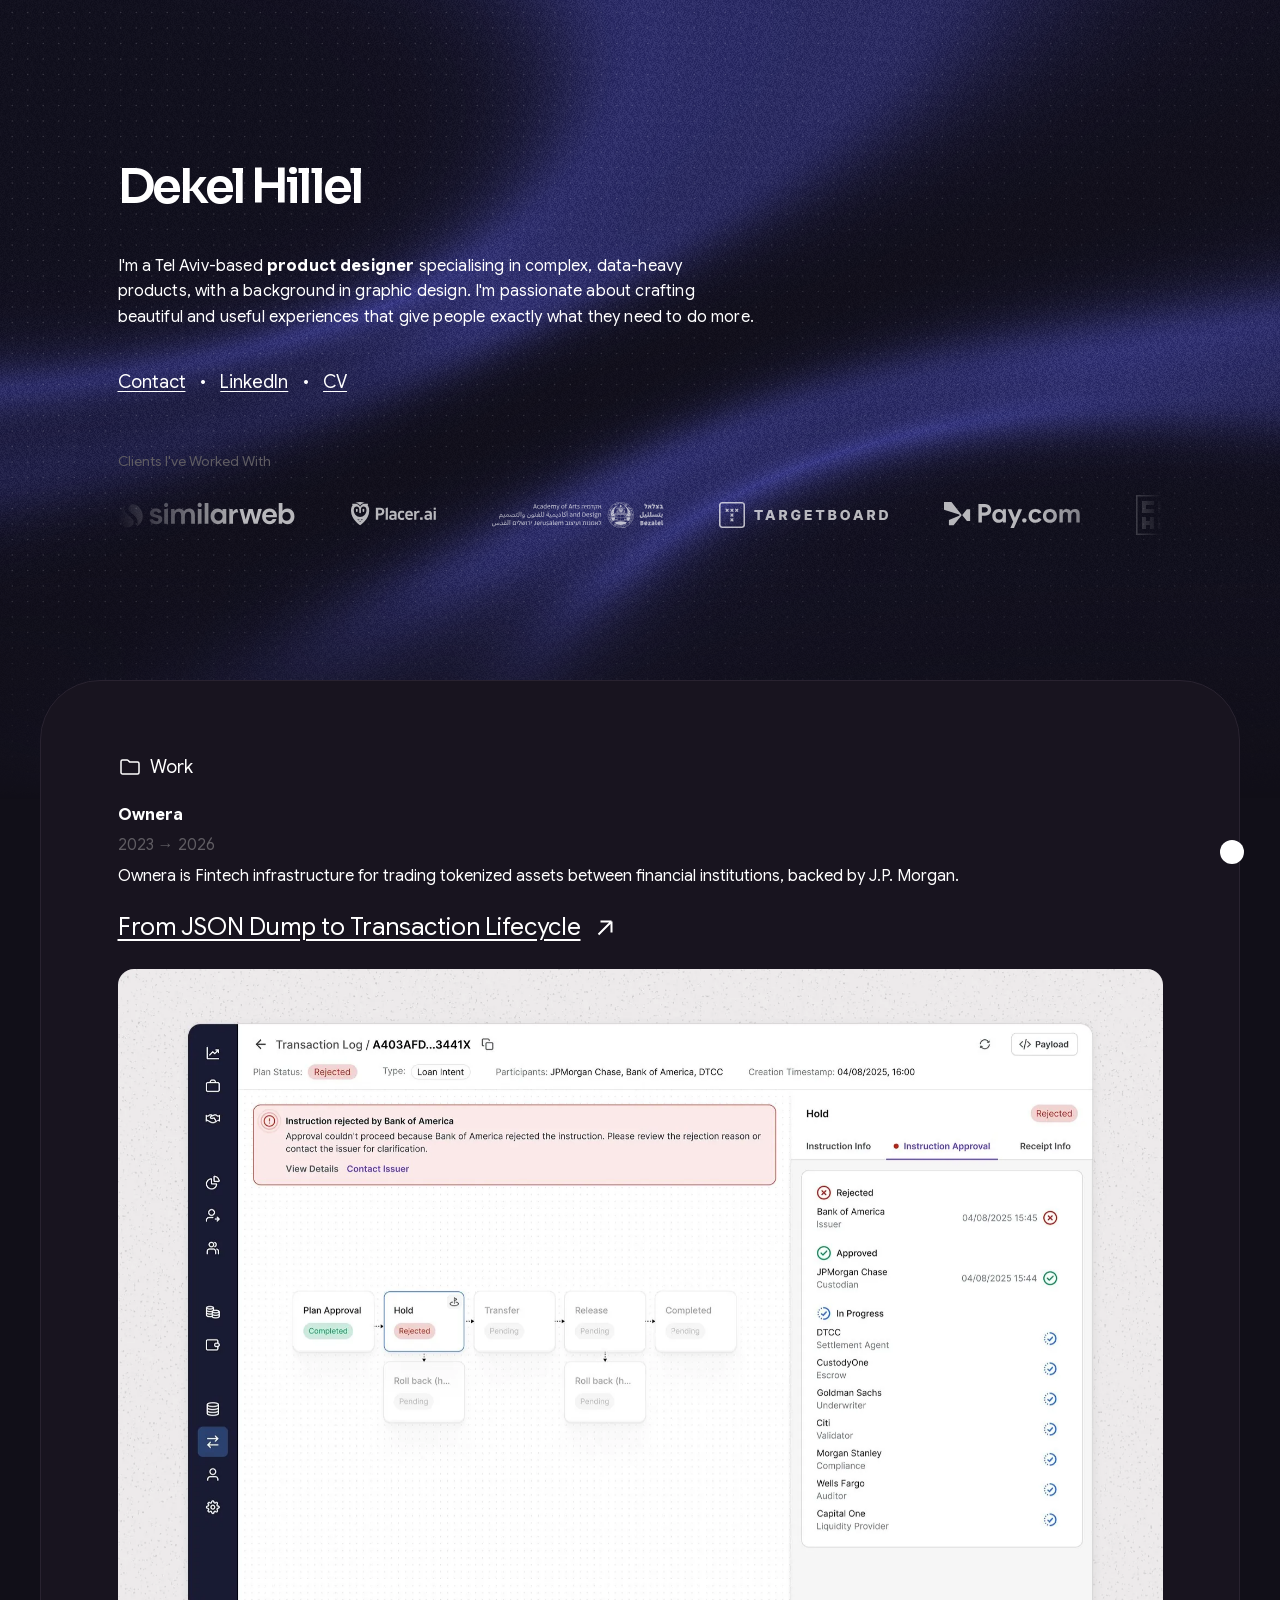
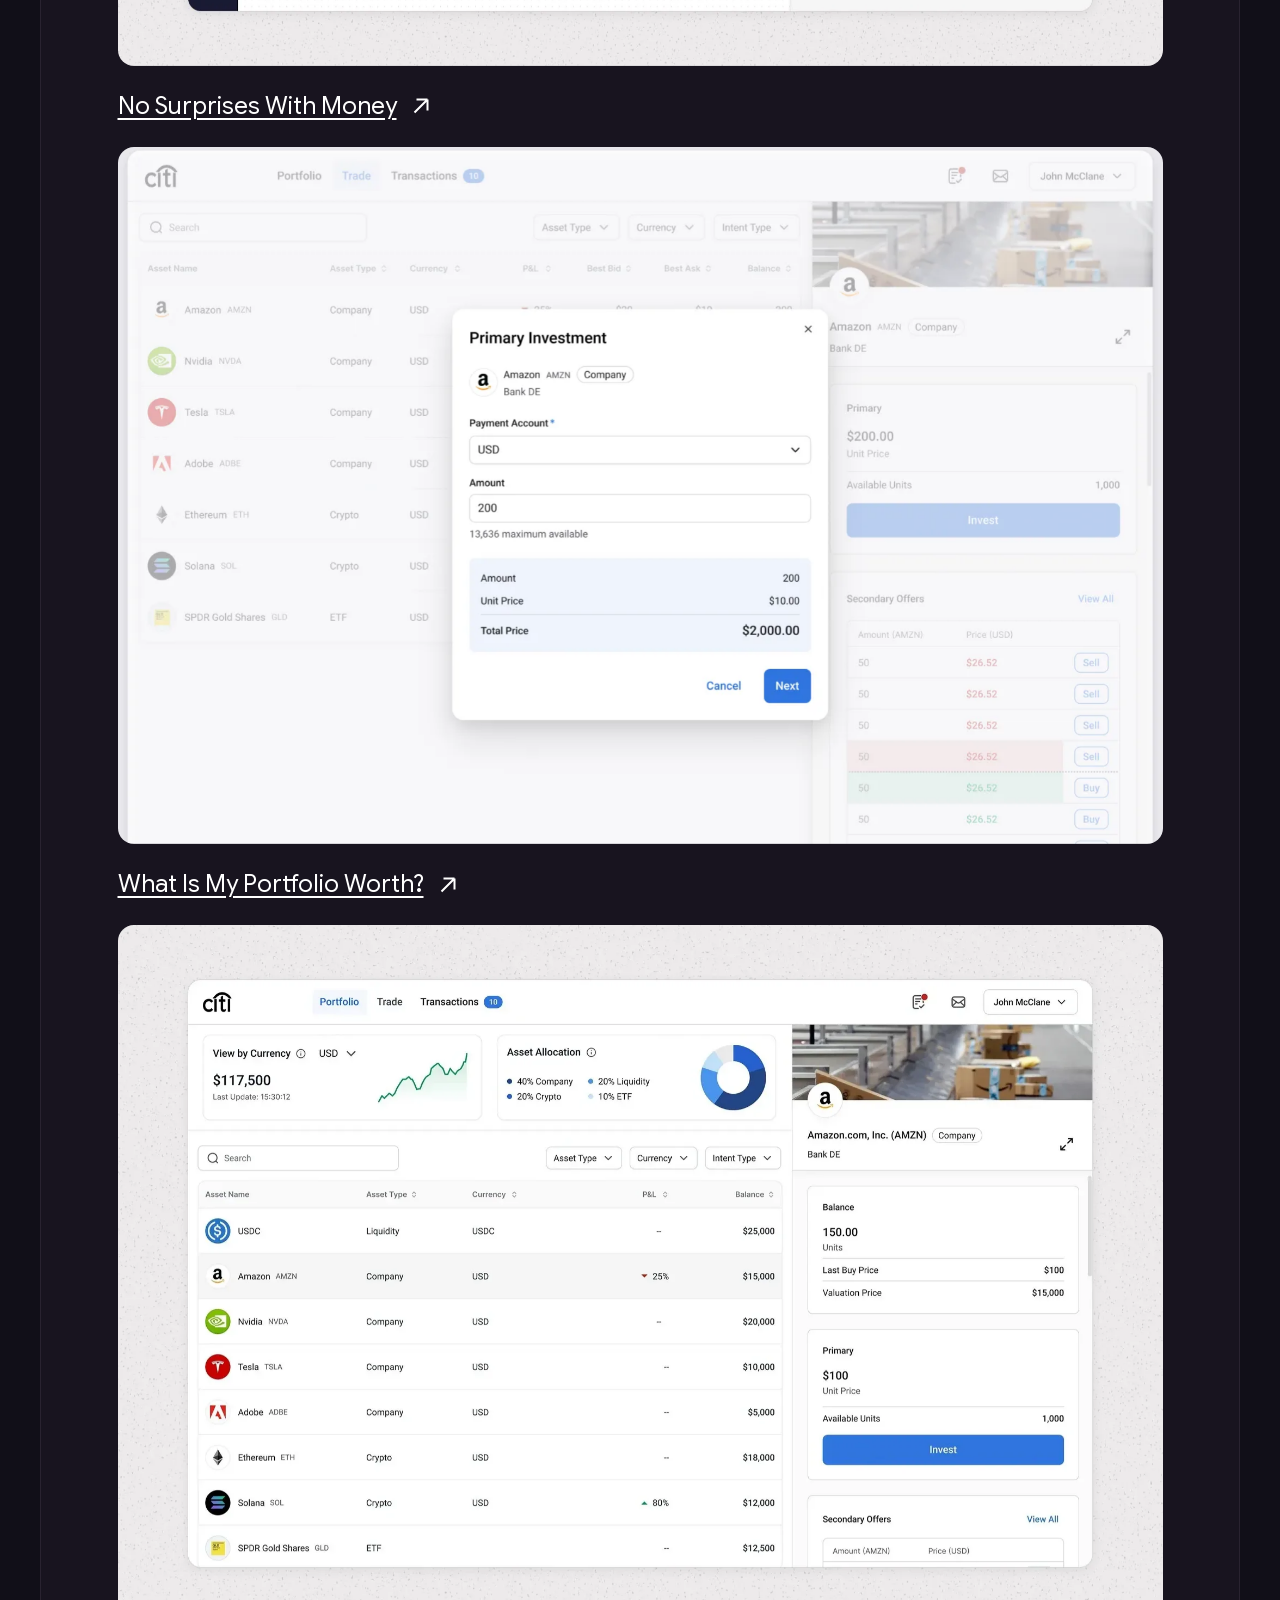
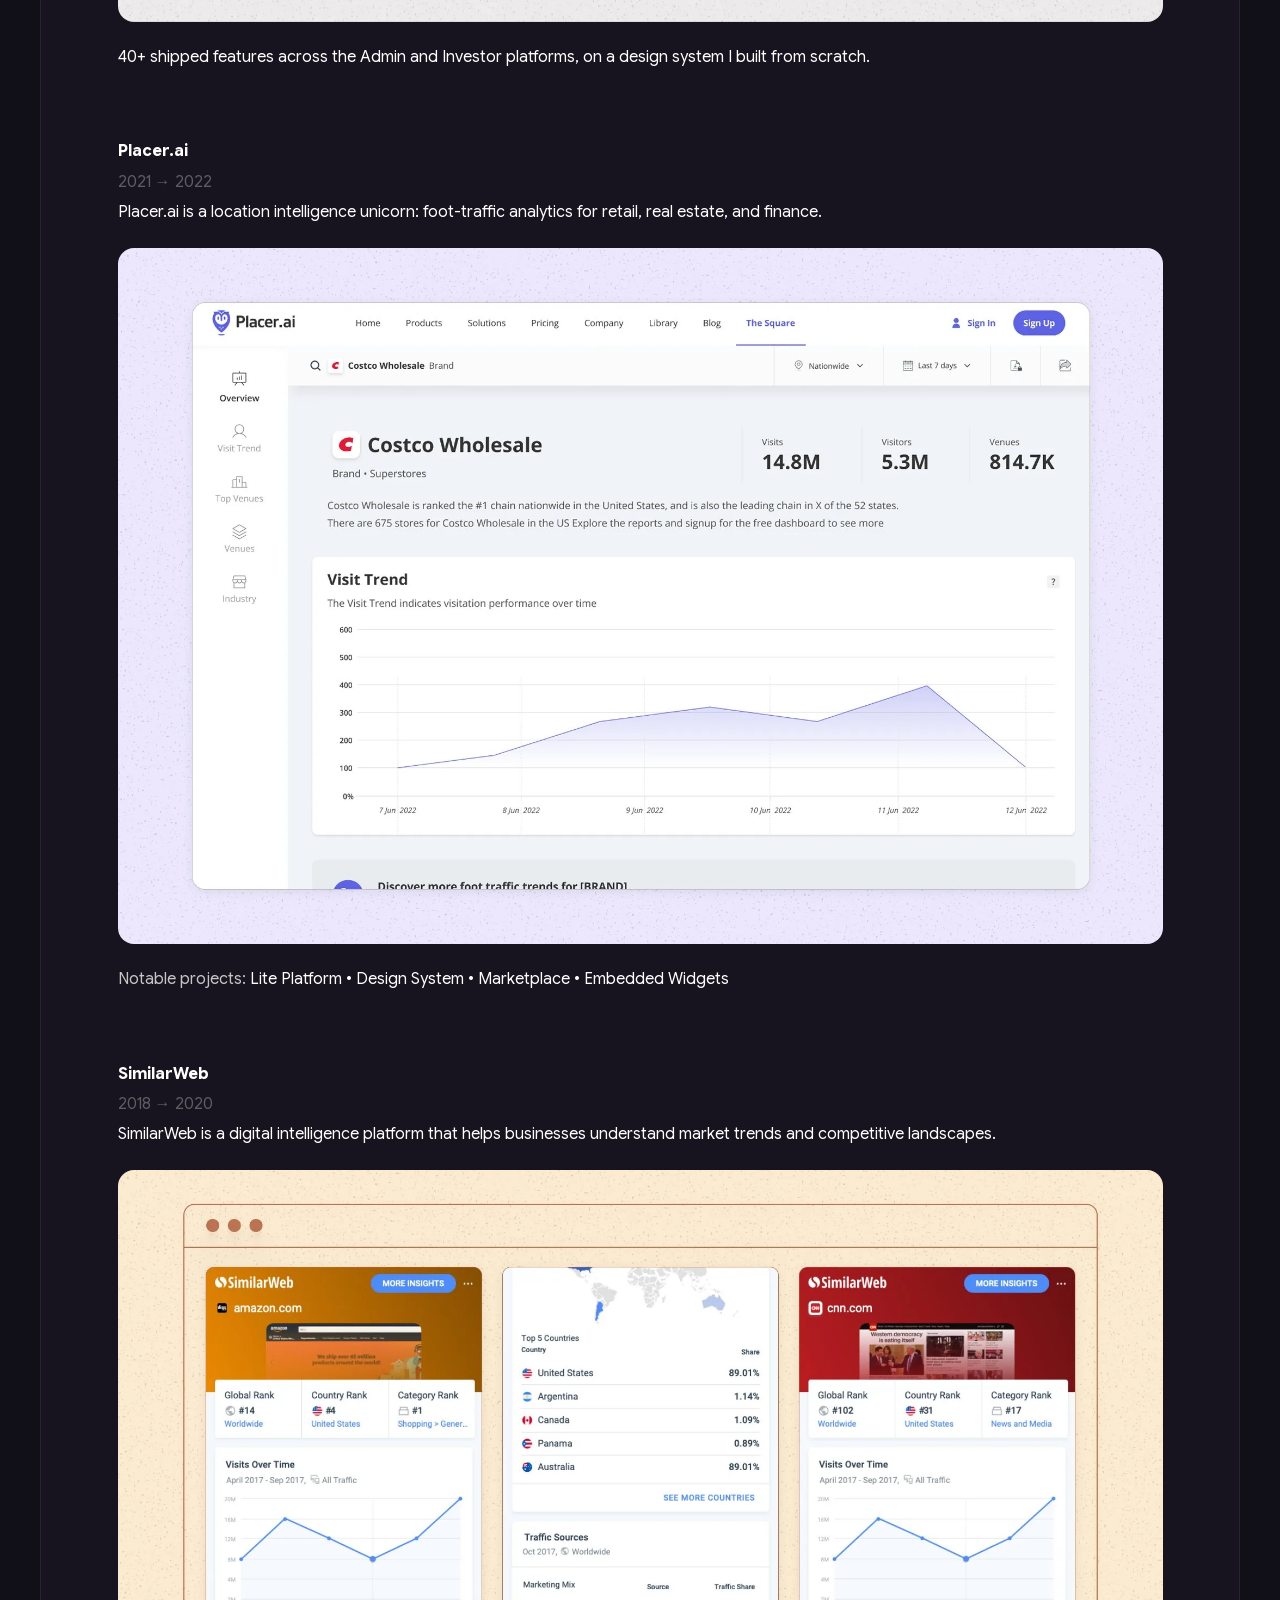
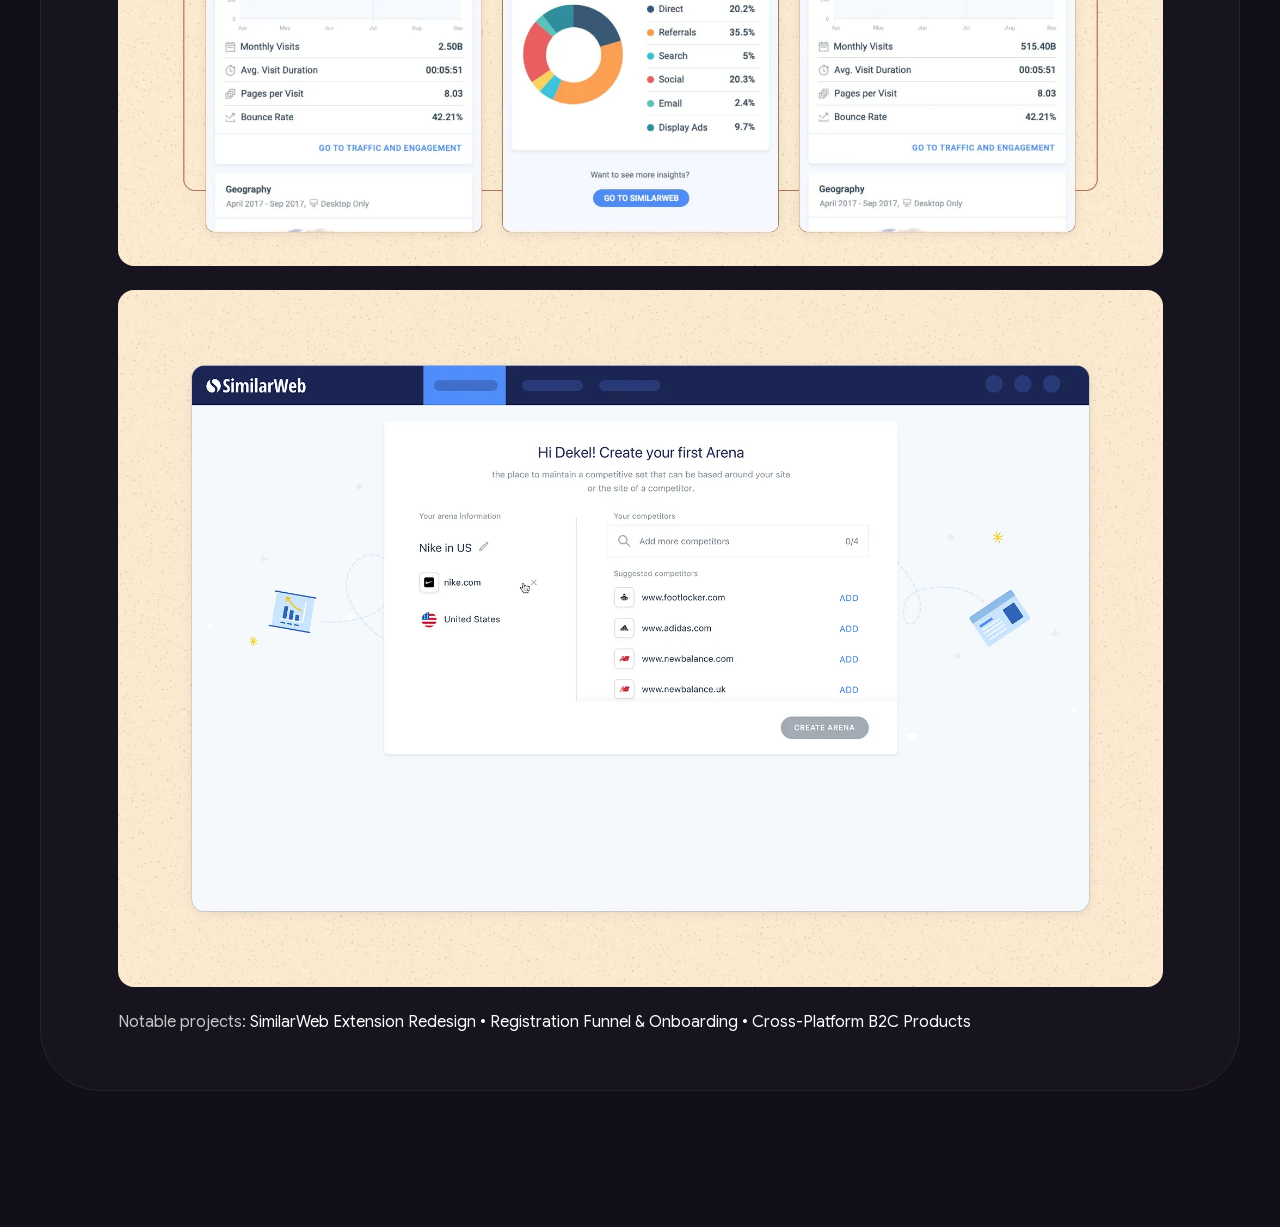
<file: index.html>
<!DOCTYPE html>
<html lang="en">
<head>
  <meta charset="UTF-8">
  <meta name="viewport" content="width=device-width, initial-scale=1.0">

  <!-- Google tag (gtag.js) -->
  <script async src="https://www.googletagmanager.com/gtag/js?id=G-BXLP0J2923"></script>
  <script>
    window.dataLayer = window.dataLayer || [];
    function gtag(){dataLayer.push(arguments);}
    gtag('js', new Date());

    gtag('config', 'G-BXLP0J2923');
  </script>
  <!-- Hotjar Tracking Code for www.dekelhillel.com -->
  <script>
    (function(h,o,t,j,a,r){
        h.hj=h.hj||function(){(h.hj.q=h.hj.q||[]).push(arguments)};
        h._hjSettings={hjid:2517369,hjsv:6};
        a=o.getElementsByTagName('head')[0];
        r=o.createElement('script');r.async=1;
        r.src=t+h._hjSettings.hjid+j+h._hjSettings.hjsv;
        a.appendChild(r);
    })(window,document,'https://static.hotjar.com/c/hotjar-','.js?sv=');
  </script>

  <!-- ── Primary SEO ─────────────────────────────────────────── -->
  <title>Dekel Hillel - Portfolio</title>
  <meta name="description" content="I'm a Tel Aviv-based product designer specialising in complex, data-heavy products, with a background in graphic design. I'm passionate about crafting beautiful and useful experiences that give people exactly what they need to do more.">
  <meta name="author" content="Dekel Hillel">
  <meta name="robots" content="index, follow">
  <link rel="canonical" href="https://dekelhillel.com/">

  <!-- ── Open Graph (Facebook, LinkedIn, WhatsApp) ───────────── -->
  <meta property="og:type"        content="website">
  <meta property="og:url"         content="https://dekelhillel.com/">
  <meta property="og:site_name"   content="Dekel Hillel">
  <meta property="og:title"       content="Dekel Hillel - Portfolio">
  <meta property="og:description" content="I'm a Tel Aviv-based product designer specialising in complex, data-heavy products, with a background in graphic design. I'm passionate about crafting beautiful and useful experiences that give people exactly what they need to do more.">
  <meta property="og:image"       content="https://dekelhillel.com/og-image.png">
  <meta property="og:image:width"  content="1200">
  <meta property="og:image:height" content="630">
  <meta property="og:image:alt"   content="Dekel Hillel">
  <meta property="og:locale"      content="en_US">

  <!-- ── Twitter / X Card ────────────────────────────────────── -->
  <meta name="twitter:card"        content="summary_large_image">
  <meta name="twitter:title"       content="Dekel Hillel - Portfolio">
  <meta name="twitter:description" content="I'm a Tel Aviv-based product designer specialising in complex, data-heavy products, with a background in graphic design. I'm passionate about crafting beautiful and useful experiences that give people exactly what they need to do more.">
  <meta name="twitter:image"       content="https://dekelhillel.com/og-image.png">
  <meta name="twitter:image:alt"   content="Dekel Hillel, Product Designer">

  <!-- ── Theme color (mobile browser chrome) ─────────────────── -->
  <meta name="theme-color" content="#110f18">

  <!-- ── Favicon ─────────────────────────────────────────────── -->
  <link rel="icon"             type="image/svg+xml"  href="/favicon.svg">
  <link rel="icon"             type="image/png" sizes="32x32" href="/favicon-32.png">
  <link rel="apple-touch-icon" sizes="180x180"       href="/apple-touch-icon.png">

  <!-- ── Structured data (Google Rich Results) ───────────────── -->
  <script type="application/ld+json">
  {
    "@context": "https://schema.org",
    "@type": "Person",
    "name": "Dekel Hillel",
    "url": "https://dekelhillel.com",
    "jobTitle": "Product Designer",
    "description": "I'm a Tel Aviv-based product designer specialising in complex, data-heavy products, with a background in graphic design. I'm passionate about crafting beautiful and useful experiences that give people exactly what they need to do more.",
    "sameAs": [
      "https://www.linkedin.com/in/dekelhillel/"
    ],
    "email": "mailto:h.dekel@gmail.com",
    "knowsAbout": ["Product Design", "UX Design", "B2B SaaS", "Design Systems", "Fintech"]
  }
  </script>

  <!-- ── Self-hosted fonts (same faces, no third-party) ─────── -->
  <link rel="preload" href="/fonts/manrope-800-latin.woff2" as="font" type="font/woff2" crossorigin>
  <link rel="preload" href="/fonts/sora-600-latin.woff2" as="font" type="font/woff2" crossorigin>
  <link rel="preload" href="/fonts/gsf-latin.woff2" as="font" type="font/woff2" crossorigin>

  <!-- Marks JS availability before first paint, so the reveal-on-scroll
       hidden state only ever applies when the script can undo it -->
  <script>document.documentElement.classList.add('js');</script>

  <style>
/* Google Sans Flex math */
@font-face {
  font-family: 'Google Sans Flex';
  font-style: normal;
  font-weight: 400;
  font-stretch: 100%;
  font-display: swap;
  src: url(/fonts/gsf-math.woff2) format('woff2');
  unicode-range: U+0302-0303, U+0305, U+0307-0308, U+0310, U+0312, U+0315, U+031A, U+0326-0327, U+032C, U+032F-0330, U+0332-0333, U+0338, U+033A, U+0346, U+034D, U+0391-03A1, U+03A3-03A9, U+03B1-03C9, U+03D1, U+03D5-03D6, U+03F0-03F1, U+03F4-03F5, U+2016-2017, U+2034-2038, U+203C, U+2040, U+2043, U+2047, U+2050, U+2057, U+205F, U+2070-2071, U+2074-208E, U+2090-209C, U+20D0-20DC, U+20E1, U+20E5-20EF, U+2100-2112, U+2114-2115, U+2117-2121, U+2123-214F, U+2190, U+2192, U+2194-21AE, U+21B0-21E5, U+21F1-21F2, U+21F4-2211, U+2213-2214, U+2216-22FF, U+2308-230B, U+2310, U+2319, U+231C-2321, U+2336-237A, U+237C, U+2395, U+239B-23B7, U+23D0, U+23DC-23E1, U+2474-2475, U+25AF, U+25B3, U+25B7, U+25BD, U+25C1, U+25CA, U+25CC, U+25FB, U+266D-266F, U+27C0-27FF, U+2900-2AFF, U+2B0E-2B11, U+2B30-2B4C, U+2BFE, U+3030, U+FF5B, U+FF5D, U+1D400-1D7FF, U+1EE00-1EEFF;
}
/* Google Sans Flex symbols */
@font-face {
  font-family: 'Google Sans Flex';
  font-style: normal;
  font-weight: 400;
  font-stretch: 100%;
  font-display: swap;
  src: url(/fonts/gsf-symbols.woff2) format('woff2');
  unicode-range: U+0001-000C, U+000E-001F, U+007F-009F, U+20DD-20E0, U+20E2-20E4, U+2150-218F, U+2190, U+2192, U+2194-2199, U+21AF, U+21E6-21F0, U+21F3, U+2218-2219, U+2299, U+22C4-22C6, U+2300-243F, U+2440-244A, U+2460-24FF, U+25A0-27BF, U+2800-28FF, U+2921-2922, U+2981, U+29BF, U+29EB, U+2B00-2BFF, U+4DC0-4DFF, U+FFF9-FFFB, U+10140-1018E, U+10190-1019C, U+101A0, U+101D0-101FD, U+102E0-102FB, U+10E60-10E7E, U+1D2C0-1D2D3, U+1D2E0-1D37F, U+1F000-1F0FF, U+1F100-1F1AD, U+1F1E6-1F1FF, U+1F30D-1F30F, U+1F315, U+1F31C, U+1F31E, U+1F320-1F32C, U+1F336, U+1F378, U+1F37D, U+1F382, U+1F393-1F39F, U+1F3A7-1F3A8, U+1F3AC-1F3AF, U+1F3C2, U+1F3C4-1F3C6, U+1F3CA-1F3CE, U+1F3D4-1F3E0, U+1F3ED, U+1F3F1-1F3F3, U+1F3F5-1F3F7, U+1F408, U+1F415, U+1F41F, U+1F426, U+1F43F, U+1F441-1F442, U+1F444, U+1F446-1F449, U+1F44C-1F44E, U+1F453, U+1F46A, U+1F47D, U+1F4A3, U+1F4B0, U+1F4B3, U+1F4B9, U+1F4BB, U+1F4BF, U+1F4C8-1F4CB, U+1F4D6, U+1F4DA, U+1F4DF, U+1F4E3-1F4E6, U+1F4EA-1F4ED, U+1F4F7, U+1F4F9-1F4FB, U+1F4FD-1F4FE, U+1F503, U+1F507-1F50B, U+1F50D, U+1F512-1F513, U+1F53E-1F54A, U+1F54F-1F5FA, U+1F610, U+1F650-1F67F, U+1F687, U+1F68D, U+1F691, U+1F694, U+1F698, U+1F6AD, U+1F6B2, U+1F6B9-1F6BA, U+1F6BC, U+1F6C6-1F6CF, U+1F6D3-1F6D7, U+1F6E0-1F6EA, U+1F6F0-1F6F3, U+1F6F7-1F6FC, U+1F700-1F7FF, U+1F800-1F80B, U+1F810-1F847, U+1F850-1F859, U+1F860-1F887, U+1F890-1F8AD, U+1F8B0-1F8BB, U+1F8C0-1F8C1, U+1F900-1F90B, U+1F93B, U+1F946, U+1F984, U+1F996, U+1F9E9, U+1FA00-1FA6F, U+1FA70-1FA7C, U+1FA80-1FA89, U+1FA8F-1FAC6, U+1FACE-1FADC, U+1FADF-1FAE9, U+1FAF0-1FAF8, U+1FB00-1FBFF;
}
/* Google Sans Flex latin-ext */
@font-face {
  font-family: 'Google Sans Flex';
  font-style: normal;
  font-weight: 400;
  font-stretch: 100%;
  font-display: swap;
  src: url(/fonts/gsf-latin-ext.woff2) format('woff2');
  unicode-range: U+0100-02BA, U+02BD-02C5, U+02C7-02CC, U+02CE-02D7, U+02DD-02FF, U+0304, U+0308, U+0329, U+1D00-1DBF, U+1E00-1E9F, U+1EF2-1EFF, U+2020, U+20A0-20AB, U+20AD-20C0, U+2113, U+2C60-2C7F, U+A720-A7FF;
}
/* Google Sans Flex latin */
@font-face {
  font-family: 'Google Sans Flex';
  font-style: normal;
  font-weight: 400;
  font-stretch: 100%;
  font-display: swap;
  src: url(/fonts/gsf-latin.woff2) format('woff2');
  unicode-range: U+0000-00FF, U+0131, U+0152-0153, U+02BB-02BC, U+02C6, U+02DA, U+02DC, U+0304, U+0308, U+0329, U+2000-206F, U+20AC, U+2122, U+2191, U+2193, U+2212, U+2215, U+FEFF, U+FFFD;
}
/* Google Sans Flex math */
@font-face {
  font-family: 'Google Sans Flex';
  font-style: normal;
  font-weight: 500;
  font-stretch: 100%;
  font-display: swap;
  src: url(/fonts/gsf-math.woff2) format('woff2');
  unicode-range: U+0302-0303, U+0305, U+0307-0308, U+0310, U+0312, U+0315, U+031A, U+0326-0327, U+032C, U+032F-0330, U+0332-0333, U+0338, U+033A, U+0346, U+034D, U+0391-03A1, U+03A3-03A9, U+03B1-03C9, U+03D1, U+03D5-03D6, U+03F0-03F1, U+03F4-03F5, U+2016-2017, U+2034-2038, U+203C, U+2040, U+2043, U+2047, U+2050, U+2057, U+205F, U+2070-2071, U+2074-208E, U+2090-209C, U+20D0-20DC, U+20E1, U+20E5-20EF, U+2100-2112, U+2114-2115, U+2117-2121, U+2123-214F, U+2190, U+2192, U+2194-21AE, U+21B0-21E5, U+21F1-21F2, U+21F4-2211, U+2213-2214, U+2216-22FF, U+2308-230B, U+2310, U+2319, U+231C-2321, U+2336-237A, U+237C, U+2395, U+239B-23B7, U+23D0, U+23DC-23E1, U+2474-2475, U+25AF, U+25B3, U+25B7, U+25BD, U+25C1, U+25CA, U+25CC, U+25FB, U+266D-266F, U+27C0-27FF, U+2900-2AFF, U+2B0E-2B11, U+2B30-2B4C, U+2BFE, U+3030, U+FF5B, U+FF5D, U+1D400-1D7FF, U+1EE00-1EEFF;
}
/* Google Sans Flex symbols */
@font-face {
  font-family: 'Google Sans Flex';
  font-style: normal;
  font-weight: 500;
  font-stretch: 100%;
  font-display: swap;
  src: url(/fonts/gsf-symbols.woff2) format('woff2');
  unicode-range: U+0001-000C, U+000E-001F, U+007F-009F, U+20DD-20E0, U+20E2-20E4, U+2150-218F, U+2190, U+2192, U+2194-2199, U+21AF, U+21E6-21F0, U+21F3, U+2218-2219, U+2299, U+22C4-22C6, U+2300-243F, U+2440-244A, U+2460-24FF, U+25A0-27BF, U+2800-28FF, U+2921-2922, U+2981, U+29BF, U+29EB, U+2B00-2BFF, U+4DC0-4DFF, U+FFF9-FFFB, U+10140-1018E, U+10190-1019C, U+101A0, U+101D0-101FD, U+102E0-102FB, U+10E60-10E7E, U+1D2C0-1D2D3, U+1D2E0-1D37F, U+1F000-1F0FF, U+1F100-1F1AD, U+1F1E6-1F1FF, U+1F30D-1F30F, U+1F315, U+1F31C, U+1F31E, U+1F320-1F32C, U+1F336, U+1F378, U+1F37D, U+1F382, U+1F393-1F39F, U+1F3A7-1F3A8, U+1F3AC-1F3AF, U+1F3C2, U+1F3C4-1F3C6, U+1F3CA-1F3CE, U+1F3D4-1F3E0, U+1F3ED, U+1F3F1-1F3F3, U+1F3F5-1F3F7, U+1F408, U+1F415, U+1F41F, U+1F426, U+1F43F, U+1F441-1F442, U+1F444, U+1F446-1F449, U+1F44C-1F44E, U+1F453, U+1F46A, U+1F47D, U+1F4A3, U+1F4B0, U+1F4B3, U+1F4B9, U+1F4BB, U+1F4BF, U+1F4C8-1F4CB, U+1F4D6, U+1F4DA, U+1F4DF, U+1F4E3-1F4E6, U+1F4EA-1F4ED, U+1F4F7, U+1F4F9-1F4FB, U+1F4FD-1F4FE, U+1F503, U+1F507-1F50B, U+1F50D, U+1F512-1F513, U+1F53E-1F54A, U+1F54F-1F5FA, U+1F610, U+1F650-1F67F, U+1F687, U+1F68D, U+1F691, U+1F694, U+1F698, U+1F6AD, U+1F6B2, U+1F6B9-1F6BA, U+1F6BC, U+1F6C6-1F6CF, U+1F6D3-1F6D7, U+1F6E0-1F6EA, U+1F6F0-1F6F3, U+1F6F7-1F6FC, U+1F700-1F7FF, U+1F800-1F80B, U+1F810-1F847, U+1F850-1F859, U+1F860-1F887, U+1F890-1F8AD, U+1F8B0-1F8BB, U+1F8C0-1F8C1, U+1F900-1F90B, U+1F93B, U+1F946, U+1F984, U+1F996, U+1F9E9, U+1FA00-1FA6F, U+1FA70-1FA7C, U+1FA80-1FA89, U+1FA8F-1FAC6, U+1FACE-1FADC, U+1FADF-1FAE9, U+1FAF0-1FAF8, U+1FB00-1FBFF;
}
/* Google Sans Flex latin-ext */
@font-face {
  font-family: 'Google Sans Flex';
  font-style: normal;
  font-weight: 500;
  font-stretch: 100%;
  font-display: swap;
  src: url(/fonts/gsf-latin-ext.woff2) format('woff2');
  unicode-range: U+0100-02BA, U+02BD-02C5, U+02C7-02CC, U+02CE-02D7, U+02DD-02FF, U+0304, U+0308, U+0329, U+1D00-1DBF, U+1E00-1E9F, U+1EF2-1EFF, U+2020, U+20A0-20AB, U+20AD-20C0, U+2113, U+2C60-2C7F, U+A720-A7FF;
}
/* Google Sans Flex latin */
@font-face {
  font-family: 'Google Sans Flex';
  font-style: normal;
  font-weight: 500;
  font-stretch: 100%;
  font-display: swap;
  src: url(/fonts/gsf-latin.woff2) format('woff2');
  unicode-range: U+0000-00FF, U+0131, U+0152-0153, U+02BB-02BC, U+02C6, U+02DA, U+02DC, U+0304, U+0308, U+0329, U+2000-206F, U+20AC, U+2122, U+2191, U+2193, U+2212, U+2215, U+FEFF, U+FFFD;
}
/* Google Sans Flex math */
@font-face {
  font-family: 'Google Sans Flex';
  font-style: normal;
  font-weight: 600;
  font-stretch: 100%;
  font-display: swap;
  src: url(/fonts/gsf-math.woff2) format('woff2');
  unicode-range: U+0302-0303, U+0305, U+0307-0308, U+0310, U+0312, U+0315, U+031A, U+0326-0327, U+032C, U+032F-0330, U+0332-0333, U+0338, U+033A, U+0346, U+034D, U+0391-03A1, U+03A3-03A9, U+03B1-03C9, U+03D1, U+03D5-03D6, U+03F0-03F1, U+03F4-03F5, U+2016-2017, U+2034-2038, U+203C, U+2040, U+2043, U+2047, U+2050, U+2057, U+205F, U+2070-2071, U+2074-208E, U+2090-209C, U+20D0-20DC, U+20E1, U+20E5-20EF, U+2100-2112, U+2114-2115, U+2117-2121, U+2123-214F, U+2190, U+2192, U+2194-21AE, U+21B0-21E5, U+21F1-21F2, U+21F4-2211, U+2213-2214, U+2216-22FF, U+2308-230B, U+2310, U+2319, U+231C-2321, U+2336-237A, U+237C, U+2395, U+239B-23B7, U+23D0, U+23DC-23E1, U+2474-2475, U+25AF, U+25B3, U+25B7, U+25BD, U+25C1, U+25CA, U+25CC, U+25FB, U+266D-266F, U+27C0-27FF, U+2900-2AFF, U+2B0E-2B11, U+2B30-2B4C, U+2BFE, U+3030, U+FF5B, U+FF5D, U+1D400-1D7FF, U+1EE00-1EEFF;
}
/* Google Sans Flex symbols */
@font-face {
  font-family: 'Google Sans Flex';
  font-style: normal;
  font-weight: 600;
  font-stretch: 100%;
  font-display: swap;
  src: url(/fonts/gsf-symbols.woff2) format('woff2');
  unicode-range: U+0001-000C, U+000E-001F, U+007F-009F, U+20DD-20E0, U+20E2-20E4, U+2150-218F, U+2190, U+2192, U+2194-2199, U+21AF, U+21E6-21F0, U+21F3, U+2218-2219, U+2299, U+22C4-22C6, U+2300-243F, U+2440-244A, U+2460-24FF, U+25A0-27BF, U+2800-28FF, U+2921-2922, U+2981, U+29BF, U+29EB, U+2B00-2BFF, U+4DC0-4DFF, U+FFF9-FFFB, U+10140-1018E, U+10190-1019C, U+101A0, U+101D0-101FD, U+102E0-102FB, U+10E60-10E7E, U+1D2C0-1D2D3, U+1D2E0-1D37F, U+1F000-1F0FF, U+1F100-1F1AD, U+1F1E6-1F1FF, U+1F30D-1F30F, U+1F315, U+1F31C, U+1F31E, U+1F320-1F32C, U+1F336, U+1F378, U+1F37D, U+1F382, U+1F393-1F39F, U+1F3A7-1F3A8, U+1F3AC-1F3AF, U+1F3C2, U+1F3C4-1F3C6, U+1F3CA-1F3CE, U+1F3D4-1F3E0, U+1F3ED, U+1F3F1-1F3F3, U+1F3F5-1F3F7, U+1F408, U+1F415, U+1F41F, U+1F426, U+1F43F, U+1F441-1F442, U+1F444, U+1F446-1F449, U+1F44C-1F44E, U+1F453, U+1F46A, U+1F47D, U+1F4A3, U+1F4B0, U+1F4B3, U+1F4B9, U+1F4BB, U+1F4BF, U+1F4C8-1F4CB, U+1F4D6, U+1F4DA, U+1F4DF, U+1F4E3-1F4E6, U+1F4EA-1F4ED, U+1F4F7, U+1F4F9-1F4FB, U+1F4FD-1F4FE, U+1F503, U+1F507-1F50B, U+1F50D, U+1F512-1F513, U+1F53E-1F54A, U+1F54F-1F5FA, U+1F610, U+1F650-1F67F, U+1F687, U+1F68D, U+1F691, U+1F694, U+1F698, U+1F6AD, U+1F6B2, U+1F6B9-1F6BA, U+1F6BC, U+1F6C6-1F6CF, U+1F6D3-1F6D7, U+1F6E0-1F6EA, U+1F6F0-1F6F3, U+1F6F7-1F6FC, U+1F700-1F7FF, U+1F800-1F80B, U+1F810-1F847, U+1F850-1F859, U+1F860-1F887, U+1F890-1F8AD, U+1F8B0-1F8BB, U+1F8C0-1F8C1, U+1F900-1F90B, U+1F93B, U+1F946, U+1F984, U+1F996, U+1F9E9, U+1FA00-1FA6F, U+1FA70-1FA7C, U+1FA80-1FA89, U+1FA8F-1FAC6, U+1FACE-1FADC, U+1FADF-1FAE9, U+1FAF0-1FAF8, U+1FB00-1FBFF;
}
/* Google Sans Flex latin-ext */
@font-face {
  font-family: 'Google Sans Flex';
  font-style: normal;
  font-weight: 600;
  font-stretch: 100%;
  font-display: swap;
  src: url(/fonts/gsf-latin-ext.woff2) format('woff2');
  unicode-range: U+0100-02BA, U+02BD-02C5, U+02C7-02CC, U+02CE-02D7, U+02DD-02FF, U+0304, U+0308, U+0329, U+1D00-1DBF, U+1E00-1E9F, U+1EF2-1EFF, U+2020, U+20A0-20AB, U+20AD-20C0, U+2113, U+2C60-2C7F, U+A720-A7FF;
}
/* Google Sans Flex latin */
@font-face {
  font-family: 'Google Sans Flex';
  font-style: normal;
  font-weight: 600;
  font-stretch: 100%;
  font-display: swap;
  src: url(/fonts/gsf-latin.woff2) format('woff2');
  unicode-range: U+0000-00FF, U+0131, U+0152-0153, U+02BB-02BC, U+02C6, U+02DA, U+02DC, U+0304, U+0308, U+0329, U+2000-206F, U+20AC, U+2122, U+2191, U+2193, U+2212, U+2215, U+FEFF, U+FFFD;
}
/* Google Sans Flex math */
@font-face {
  font-family: 'Google Sans Flex';
  font-style: normal;
  font-weight: 700;
  font-stretch: 100%;
  font-display: swap;
  src: url(/fonts/gsf-math.woff2) format('woff2');
  unicode-range: U+0302-0303, U+0305, U+0307-0308, U+0310, U+0312, U+0315, U+031A, U+0326-0327, U+032C, U+032F-0330, U+0332-0333, U+0338, U+033A, U+0346, U+034D, U+0391-03A1, U+03A3-03A9, U+03B1-03C9, U+03D1, U+03D5-03D6, U+03F0-03F1, U+03F4-03F5, U+2016-2017, U+2034-2038, U+203C, U+2040, U+2043, U+2047, U+2050, U+2057, U+205F, U+2070-2071, U+2074-208E, U+2090-209C, U+20D0-20DC, U+20E1, U+20E5-20EF, U+2100-2112, U+2114-2115, U+2117-2121, U+2123-214F, U+2190, U+2192, U+2194-21AE, U+21B0-21E5, U+21F1-21F2, U+21F4-2211, U+2213-2214, U+2216-22FF, U+2308-230B, U+2310, U+2319, U+231C-2321, U+2336-237A, U+237C, U+2395, U+239B-23B7, U+23D0, U+23DC-23E1, U+2474-2475, U+25AF, U+25B3, U+25B7, U+25BD, U+25C1, U+25CA, U+25CC, U+25FB, U+266D-266F, U+27C0-27FF, U+2900-2AFF, U+2B0E-2B11, U+2B30-2B4C, U+2BFE, U+3030, U+FF5B, U+FF5D, U+1D400-1D7FF, U+1EE00-1EEFF;
}
/* Google Sans Flex symbols */
@font-face {
  font-family: 'Google Sans Flex';
  font-style: normal;
  font-weight: 700;
  font-stretch: 100%;
  font-display: swap;
  src: url(/fonts/gsf-symbols.woff2) format('woff2');
  unicode-range: U+0001-000C, U+000E-001F, U+007F-009F, U+20DD-20E0, U+20E2-20E4, U+2150-218F, U+2190, U+2192, U+2194-2199, U+21AF, U+21E6-21F0, U+21F3, U+2218-2219, U+2299, U+22C4-22C6, U+2300-243F, U+2440-244A, U+2460-24FF, U+25A0-27BF, U+2800-28FF, U+2921-2922, U+2981, U+29BF, U+29EB, U+2B00-2BFF, U+4DC0-4DFF, U+FFF9-FFFB, U+10140-1018E, U+10190-1019C, U+101A0, U+101D0-101FD, U+102E0-102FB, U+10E60-10E7E, U+1D2C0-1D2D3, U+1D2E0-1D37F, U+1F000-1F0FF, U+1F100-1F1AD, U+1F1E6-1F1FF, U+1F30D-1F30F, U+1F315, U+1F31C, U+1F31E, U+1F320-1F32C, U+1F336, U+1F378, U+1F37D, U+1F382, U+1F393-1F39F, U+1F3A7-1F3A8, U+1F3AC-1F3AF, U+1F3C2, U+1F3C4-1F3C6, U+1F3CA-1F3CE, U+1F3D4-1F3E0, U+1F3ED, U+1F3F1-1F3F3, U+1F3F5-1F3F7, U+1F408, U+1F415, U+1F41F, U+1F426, U+1F43F, U+1F441-1F442, U+1F444, U+1F446-1F449, U+1F44C-1F44E, U+1F453, U+1F46A, U+1F47D, U+1F4A3, U+1F4B0, U+1F4B3, U+1F4B9, U+1F4BB, U+1F4BF, U+1F4C8-1F4CB, U+1F4D6, U+1F4DA, U+1F4DF, U+1F4E3-1F4E6, U+1F4EA-1F4ED, U+1F4F7, U+1F4F9-1F4FB, U+1F4FD-1F4FE, U+1F503, U+1F507-1F50B, U+1F50D, U+1F512-1F513, U+1F53E-1F54A, U+1F54F-1F5FA, U+1F610, U+1F650-1F67F, U+1F687, U+1F68D, U+1F691, U+1F694, U+1F698, U+1F6AD, U+1F6B2, U+1F6B9-1F6BA, U+1F6BC, U+1F6C6-1F6CF, U+1F6D3-1F6D7, U+1F6E0-1F6EA, U+1F6F0-1F6F3, U+1F6F7-1F6FC, U+1F700-1F7FF, U+1F800-1F80B, U+1F810-1F847, U+1F850-1F859, U+1F860-1F887, U+1F890-1F8AD, U+1F8B0-1F8BB, U+1F8C0-1F8C1, U+1F900-1F90B, U+1F93B, U+1F946, U+1F984, U+1F996, U+1F9E9, U+1FA00-1FA6F, U+1FA70-1FA7C, U+1FA80-1FA89, U+1FA8F-1FAC6, U+1FACE-1FADC, U+1FADF-1FAE9, U+1FAF0-1FAF8, U+1FB00-1FBFF;
}
/* Google Sans Flex latin-ext */
@font-face {
  font-family: 'Google Sans Flex';
  font-style: normal;
  font-weight: 700;
  font-stretch: 100%;
  font-display: swap;
  src: url(/fonts/gsf-latin-ext.woff2) format('woff2');
  unicode-range: U+0100-02BA, U+02BD-02C5, U+02C7-02CC, U+02CE-02D7, U+02DD-02FF, U+0304, U+0308, U+0329, U+1D00-1DBF, U+1E00-1E9F, U+1EF2-1EFF, U+2020, U+20A0-20AB, U+20AD-20C0, U+2113, U+2C60-2C7F, U+A720-A7FF;
}
/* Google Sans Flex latin */
@font-face {
  font-family: 'Google Sans Flex';
  font-style: normal;
  font-weight: 700;
  font-stretch: 100%;
  font-display: swap;
  src: url(/fonts/gsf-latin.woff2) format('woff2');
  unicode-range: U+0000-00FF, U+0131, U+0152-0153, U+02BB-02BC, U+02C6, U+02DA, U+02DC, U+0304, U+0308, U+0329, U+2000-206F, U+20AC, U+2122, U+2191, U+2193, U+2212, U+2215, U+FEFF, U+FFFD;
}
/* Manrope latin-ext */
@font-face {
  font-family: 'Manrope';
  font-style: normal;
  font-weight: 800;
  font-display: swap;
  src: url(/fonts/manrope-800-latin-ext.woff2) format('woff2');
  unicode-range: U+0100-02BA, U+02BD-02C5, U+02C7-02CC, U+02CE-02D7, U+02DD-02FF, U+0304, U+0308, U+0329, U+1D00-1DBF, U+1E00-1E9F, U+1EF2-1EFF, U+2020, U+20A0-20AB, U+20AD-20C0, U+2113, U+2C60-2C7F, U+A720-A7FF;
}
/* Manrope latin */
@font-face {
  font-family: 'Manrope';
  font-style: normal;
  font-weight: 800;
  font-display: swap;
  src: url(/fonts/manrope-800-latin.woff2) format('woff2');
  unicode-range: U+0000-00FF, U+0131, U+0152-0153, U+02BB-02BC, U+02C6, U+02DA, U+02DC, U+0304, U+0308, U+0329, U+2000-206F, U+20AC, U+2122, U+2191, U+2193, U+2212, U+2215, U+FEFF, U+FFFD;
}
/* Sora latin */
@font-face {
  font-family: 'Sora';
  font-style: normal;
  font-weight: 600;
  font-display: swap;
  src: url(/fonts/sora-600-latin.woff2) format('woff2');
  unicode-range: U+0000-00FF, U+0131, U+0152-0153, U+02BB-02BC, U+02C6, U+02DA, U+02DC, U+0304, U+0308, U+0329, U+2000-206F, U+20AC, U+2122, U+2191, U+2193, U+2212, U+2215, U+FEFF, U+FFFD;
}

    *, *::before, *::after {
      box-sizing: border-box;
      margin: 0;
      padding: 0;
    }

    :root {
      --bg: #110f18;            /* page background */
      --card: #18141f;          /* work card background */
      --card-border: #292330;   /* work card border */
      --text: #ffffff;          /* primary text */
      --secondary: #5f5c62;     /* dates */
      --muted: #c6c6c6;         /* "Notable projects:" label */
      --font-heading: 'Sora', sans-serif;
      --font-body: 'Google Sans Flex', 'DM Sans', sans-serif;
    }

    html {
      /* Native fallback when Lenis isn't running */
      scroll-behavior: smooth;
      background: var(--bg);
      /* iOS Safari: block horizontal panning — body alone isn't enough */
      overflow-x: hidden;
      overflow-x: clip;
      -webkit-text-size-adjust: 100%;
      text-size-adjust: 100%;
    }

    body {
      background: var(--bg);
      color: var(--text);
      font-family: var(--font-body);
      /* fluid 16px -> 18px (700-925px), replaces the 700px step */
      font-size: clamp(1rem, calc(16px + (100vw - 700px) * 0.00889), 1.125rem);
      line-height: 1.4;
      overflow-x: hidden;
      overflow-x: clip;
      position: relative;
      -webkit-font-smoothing: antialiased;
      -moz-osx-font-smoothing: grayscale;
    }

    .page {
      position: relative;
      z-index: 1;
      display: flex;
      flex-direction: column;
      align-items: center;
      /* fluid gutters 24px -> 40px (600-1000px) and bottom 96 -> 136,
         replacing the 700px step */
      padding: 0
               clamp(24px, calc(24px + (100vw - 600px) * 0.04), 40px)
               clamp(96px, calc(96px + (100vw - 600px) * 0.1), 136px);
    }

    a {
      color: inherit;
    }

    /* ============================================================
       SMOOTH SCROLLING (Lenis)
       Lenis stamps these classes on <html> when active; native
       smooth-scrolling must be off so the two don't fight.
    ============================================================ */
    .lenis.lenis-smooth {
      scroll-behavior: auto !important;
    }

    /* ============================================================
       REVEAL ON SCROLL
       [data-reveal] elements rise 24px and fade in the first time
       they enter the viewport (see js/scroll-effects.js). Gated on
       html.js so content is never hidden when JS is unavailable.
    ============================================================ */
    .js [data-reveal] {
      opacity: 0;
      transform: translateY(24px);
      transition: opacity 0.6s ease, transform 0.6s ease;
    }

    .js [data-reveal].is-revealed {
      opacity: 1;
      transform: translateY(0);
    }

    @media (prefers-reduced-motion: reduce) {
      .js [data-reveal] {
        opacity: 1;
        transform: none;
        transition: none;
      }
    }

    /* ============================================================
       HERO
       Two layered background effects behind the content:
       ColorBends (WebGL color-blend shader) underneath and
       DotField (interactive dot grid) on top.
    ============================================================ */
    .hero {
      position: relative;
      display: flex;
      flex-direction: column;
      align-items: center;
      justify-content: center;
      /* fluid: 0 below 500px, 800px from 900px up - no step at 700px */
      min-height: clamp(0px, calc((100vw - 500px) * 2), 800px);
      padding: 80px 40px;
      width: 100%;
      background: #110F18;
      overflow: hidden;
    }

    .hero-bg {
      position: absolute;
      inset: 0;
      z-index: 0;
      pointer-events: none;
      -webkit-mask-image: linear-gradient(to bottom, #000 72%, transparent 100%);
              mask-image: linear-gradient(to bottom, #000 72%, transparent 100%);
    }

    .hero-bends,
    .hero-dots {
      position: absolute;
      inset: 0;
      overflow: hidden;
      /* Preloading state: layers stay hidden (showing the #110F18
         background) until the first frame has rendered, preventing
         the white-canvas flash on hard refresh */
      opacity: 0;
      transition: opacity 0.8s ease;
    }

    .hero-bg.fx-ready .hero-bends,
    .hero-bg.fx-ready .hero-dots {
      opacity: 1;
    }

    .hero-bends { z-index: 0; }
    .hero-dots  { z-index: 1; }

    .hero-bends canvas,
    .hero-dots canvas,
    .hero-dots svg {
      position: absolute;
      inset: 0;
      width: 100%;
      height: 100%;
      display: block;
    }

    /* Hero content shares the work card's 1045px content column so its
       left edge lines up with the Work label / company names below */
    .hero-inner {
      position: relative;
      z-index: 2;
      display: flex;
      flex-direction: column;
      align-items: flex-start;
      gap: 40px;
      width: 100%;
      max-width: 1045px;
    }

    .hero h1 {
      font-family: var(--font-heading);
      font-weight: 600;
      /* fluid 44px -> 48px, replaces the 700px step */
      font-size: clamp(2.75rem, 2rem + 2vw, 3rem);
      letter-spacing: -0.06em;  /* -4.32px at 72px, scales with size */
      line-height: 1.1;
    }

    .hero .intro {
      /* One wrapping system at every width: the measure is tuned so the
         first line breaks after "data-heavy products," and text-wrap
         keeps the rag even - no breakpoint, no reflow jump on resize. */
      max-width: 640px;
      font-size: 1rem;  /* 16px */
      line-height: 1.6;
      letter-spacing: 0.16px;
      overflow-wrap: break-word;
      text-wrap: pretty;
    }

    .hero .intro b {
      font-weight: 700;
    }

    .contact-links {
      display: flex;
      align-items: center;
      gap: 0.8em;  /* tracks the text size across breakpoints */
      line-height: 1.4;
    }

    .contact-links a {
      color: var(--text);
      text-decoration: underline;
      text-underline-position: from-font;
      transition: text-decoration-color 0.2s ease;
    }

    .contact-links a:hover {
      text-decoration-color: #FF0000;
    }

    /* ============================================================
       CLIENTS MARQUEE
       Infinite horizontal logo strip, edge-faded — same "Framer
       infinite scroll" pattern as superfine.studio, done in plain
       CSS: the track's logo list is duplicated once and animated
       from translateX(0) to translateX(-50%) for a seamless loop.
    ============================================================ */
    .clients {
      display: flex;
      flex-direction: column;
      align-items: flex-start;
      gap: 24px;
      width: 100%;
      /* fluid margins - replaces the 700px step */
      margin-top: clamp(16px, calc(24px - (100vw - 500px) * 0.04), 24px);
      margin-bottom: clamp(0px, calc(24px - (100vw - 500px) * 0.12), 24px);
    }

    .clients-label {
      font-size: 0.875rem; /* 14px */
      color: var(--secondary);
    }

    .clients-marquee {
      width: 100%;
      overflow: hidden;
      -webkit-mask-image: linear-gradient(to right, transparent 0%, #000 12%, #000 88%, transparent 100%);
              mask-image: linear-gradient(to right, transparent 0%, #000 12%, #000 88%, transparent 100%);
    }

    .clients-track {
      display: flex;
      align-items: center;
      gap: 56px;
      width: max-content;
      animation: clients-scroll 64s linear infinite;
    }

    @keyframes clients-scroll {
      from { transform: translateX(0); }
      to { transform: translateX(-50%); }
    }

    .clients-logo {
      display: block;
      height: 26px;
      width: auto;
      flex-shrink: 0;
      opacity: 0.7;
    }

    /* pure-black exports get flipped to white so they read on the
       dark hero; CoHo's mark already ships pre-colored, so it's left as-is */
    .clients-logo.is-mono {
      filter: invert(1);
    }

    /* icon-only marks (no wordmark) read as noise at the wordmarks' height -
       scale up and de-dim so fine detail stays legible */
    .clients-logo.is-mark {
      height: 40px;
      opacity: 0.85;
    }

    @media (prefers-reduced-motion: reduce) {
      .clients-track {
        animation: none;
      }
    }

    /* ============================================================
       WORK CARD
    ============================================================ */
    .work {
      background: var(--card);
      border: 1px solid var(--card-border);
      /* fluid radius and padding - replaces steps at 1319px and 700px */
      border-radius: clamp(28px, calc(28px + (100vw - 500px) * 0.08), 60px);
      position: relative;
      z-index: 2;
      width: 1237px;
      max-width: 100%;
      padding: clamp(24px, calc(24px + (100vw - 500px) * 0.064), 56px);
      padding-top: clamp(24px, calc(24px + (100vw - 500px) * 0.064), 80px);
      display: flex;
      flex-direction: column;
      align-items: center;
      gap: 24px;
    }

    .work > * {
      width: 100%;
      max-width: 1045px;
    }

    .work-header {
      display: flex;
      align-items: flex-start;
      gap: 8px;
    }

    .work-header svg {
      width: 24px;
      height: 24px;
      flex-shrink: 0;
    }

    .company {
      display: flex;
      flex-direction: column;
      gap: 8px;
      font-size: 1rem;  /* 16px, matches the hero intro */
    }

    .company h2 {
      font-size: 1em;  /* same as body text */
      font-weight: 700;
      line-height: 1.4;
    }

    .company .dates {
      color: var(--secondary);
    }

    .case-link {
      display: flex;
      align-items: center;
      gap: 8px;
      color: var(--text);
      text-decoration: none;
    }

    .case-link span {
      font-size: 1.5rem;  /* 24px */
      line-height: 1.4;
      text-decoration: underline;
      text-underline-position: from-font;
      overflow-wrap: break-word;
      transition: text-decoration-color 0.2s ease;
    }

    .case-link:hover span {
      text-decoration-color: #FF0000;
    }

    .case-link svg {
      width: 32px;
      height: 32px;
      flex-shrink: 0;
    }

    .shot {
      display: block;
      aspect-ratio: 1920 / 1280;
      border-radius: 16px;
      overflow: hidden;
      position: relative;
      background: #211c2a;  /* skeleton base while the image loads */
    }

    .shot::before {
      /* skeleton shimmer sweep */
      content: "";
      position: absolute;
      inset: 0;
      background: linear-gradient(100deg, transparent 35%, rgba(255, 255, 255, 0.07) 50%, transparent 65%);
      transform: translateX(-100%);
      animation: shimmer 1.4s ease-in-out infinite;
    }

    .shot picture {
      display: block;
      width: 100%;
      height: 100%;
    }

    .shot img {
      display: block;
      width: 100%;
      height: 100%;
      object-fit: cover;
      position: relative;
      opacity: 0;
      transition: opacity 0.5s ease, transform 0.6s cubic-bezier(0.2, 0.6, 0.2, 1);
    }

    a.shot img {
      will-change: transform;
    }

    a.shot:hover img {
      transform: scale(1.025);
    }

    @media (prefers-reduced-motion: reduce) {
      a.shot:hover img { transform: none; }
    }

    .shot.loaded {
      background: none;
    }

    .shot.loaded::before {
      content: none;
    }

    .shot.loaded img {
      opacity: 1;
    }

    @keyframes shimmer {
      100% { transform: translateX(100%); }
    }

    .note {
      overflow-wrap: break-word;
      font-size: 1rem;  /* 16px */
    }

    .notable {
      font-size: 1rem;  /* 16px */
    }

    .notable .label {
      color: var(--muted);
    }

    .notable a {
      color: var(--text);
      text-decoration: none;
    }

    .space {
      height: 24px;
      flex-shrink: 0;
    }

    /* ============================================================
       BACK-TO-TOP BUTTON (desktop only, sticks past the hero)
       Rests as a 24px dot; morphs into a 48px chevron button once
       the user starts scrolling, and back when they return to top.
    ============================================================ */
    .dot-rail {
      /* per-breakpoint tuning happens through these variables */
      --fab-edge: 24px;   /* offset from the viewport corner */
      --fab-size: 48px;   /* expanded button size */
      --fab-dot:  24px;   /* resting dot size */
      --fab-icon: 28.8px; /* chevron size */

      position: fixed;
      right: calc(var(--fab-edge) + env(safe-area-inset-right, 0px));
      bottom: calc(var(--fab-edge) + env(safe-area-inset-bottom, 0px));
      width: var(--fab-size);
      height: var(--fab-size);
      display: flex;
      align-items: center;
      justify-content: center;
      pointer-events: none;
      z-index: 2;
    }

    .back-dot {
      display: flex;
      align-items: center;
      justify-content: center;
      width: var(--fab-dot);
      height: var(--fab-dot);
      border-radius: 118.8px;
      border: none;
      background: #fff;
      cursor: pointer;
      pointer-events: auto;
      transition:
        width  0.5s cubic-bezier(0.34, 1.56, 0.64, 1),
        height 0.5s cubic-bezier(0.34, 1.56, 0.64, 1),
        transform 0.3s cubic-bezier(0.16, 1, 0.3, 1);
    }

    .back-dot svg {
      width: var(--fab-icon);
      height: var(--fab-icon);
      flex-shrink: 0;
      opacity: 0;
      transform: translateY(8px) scale(0.4);
      transition:
        opacity 0.2s ease,
        transform 0.2s ease;
    }

    .back-dot.expanded {
      width: var(--fab-size);
      height: var(--fab-size);
    }

    .back-dot.expanded svg {
      opacity: 1;
      transform: translateY(0) scale(1);
      transition:
        opacity 0.35s ease 0.15s,
        transform 0.5s cubic-bezier(0.34, 1.56, 0.64, 1) 0.15s;
    }

    .back-dot:hover {
      transform: scale(1.12);
    }

    .back-dot:active {
      transform: scale(0.95);
    }

    @media (prefers-reduced-motion: reduce) {
      .back-dot,
      .back-dot svg,
      .shot img {
        transition: none;
      }

      .shot::before {
        animation: none;
      }
    }

    /* ============================================================
       TABLET  (below the 1237px card + 40px gutters)
    ============================================================ */
    /* ============================================================
       MOBILE
    ============================================================ */
    @media (max-width: 700px) {
      .hero {
        justify-content: flex-start;
        padding: 5rem 40px;  /* 80px top/bottom, 24px gutter + 16px inset */
      }

      .case-link span {
        font-size: 1.125rem;  /* 18px */
      }

      .case-link span {
        flex: 1 0 0;
        min-width: 1px;
      }

      .dot-rail {
        --fab-size: 40px;
        --fab-dot:  20px;
        --fab-icon: 24px;
      }
    }

    /* Desktop: the work card climbs into the hero's faded glow, and
       the hero gets matching bottom padding so its content stays
       centered in the visible area. Interpolated fluidly between
       900px (no overlap) and 1150px (full -120px overlap) so there is
       no snap when resizing - was a hard step at 1024px. */
    .work {
      margin-top: clamp(-120px, calc((900px - 100vw) * 0.48), 0px);
    }

    .hero {
      padding-bottom: clamp(80px, calc(80px + (100vw - 900px) * 0.416), 184px);
    }
  </style>
</head>
<body>

  <!-- ── Hero ────────────────────────────────────────────────── -->
  <header class="hero">
    <div class="hero-bg" aria-hidden="true">
      <div class="hero-bends"></div>
      <div class="hero-dots"></div>
    </div>
    <div class="hero-inner">
      <h1 data-reveal>Dekel Hillel</h1>
      <p class="intro" data-reveal>
        I'm a Tel Aviv-based <b>product designer</b> specialising in complex, data-heavy products,
        with a background in graphic design.
        I'm passionate about crafting beautiful and useful experiences
        that give people exactly what they need to do more.
      </p>
      <p class="contact-links" data-reveal>
        <a href="mailto:h.dekel@gmail.com">Contact</a>
        <span aria-hidden="true">•</span>
        <a href="https://www.linkedin.com/in/dekelhillel/" target="_blank" rel="noopener">LinkedIn</a>
        <span aria-hidden="true">•</span>
        <a href="Dekel-Hillel-CV.pdf" target="_blank" rel="noopener">CV</a>
      </p>
      <div class="clients" data-reveal>
        <p class="clients-label">Clients I've Worked With</p>
        <div class="clients-marquee">
          <div class="clients-track">
            <img class="clients-logo is-mono" src="assets/logos/similarweb.svg" alt="Similarweb" width="219" height="32">
            <img class="clients-logo is-mono" src="assets/logos/placer-ai.svg" alt="Placer.ai" width="105" height="32">
            <img class="clients-logo is-mono" src="assets/logos/bezalel.svg" alt="Bezalel Academy of Arts and Design" width="211" height="32">
            <img class="clients-logo is-mono" src="assets/logos/targetboard.svg" alt="TargetBoard" width="207" height="32">
            <img class="clients-logo is-mono" src="assets/logos/paycom.svg" alt="Pay.com" width="167" height="32">
            <img class="clients-logo is-mark is-mono" src="assets/logos/coho.svg" alt="CoHo" width="32" height="32">
            <img class="clients-logo is-mono" src="assets/logos/cnvrg.svg" alt="cnvrg.io" width="145" height="32">
            <img class="clients-logo is-mono" src="assets/logos/similarweb.svg" alt="" aria-hidden="true" width="219" height="32">
            <img class="clients-logo is-mono" src="assets/logos/placer-ai.svg" alt="" aria-hidden="true" width="105" height="32">
            <img class="clients-logo is-mono" src="assets/logos/bezalel.svg" alt="" aria-hidden="true" width="211" height="32">
            <img class="clients-logo is-mono" src="assets/logos/targetboard.svg" alt="" aria-hidden="true" width="207" height="32">
            <img class="clients-logo is-mono" src="assets/logos/paycom.svg" alt="" aria-hidden="true" width="167" height="32">
            <img class="clients-logo is-mark is-mono" src="assets/logos/coho.svg" alt="" aria-hidden="true" width="32" height="32">
            <img class="clients-logo is-mono" src="assets/logos/cnvrg.svg" alt="" aria-hidden="true" width="145" height="32">
          </div>
        </div>
      </div>
    </div>
  </header>

  <div class="page">

    <!-- ── Work ──────────────────────────────────────────────── -->
    <main class="work">
      <div class="work-header" data-reveal>
        <svg viewBox="0 0 24 24" fill="none" aria-hidden="true">
          <path d="M3 6.5C3 5.67157 3.67157 5 4.5 5H9.08579C9.48361 5 9.86514 5.15804 10.1464 5.43934L11.5607 6.85355C11.6544 6.94732 11.7816 7 11.9142 7H19.5C20.3284 7 21 7.67157 21 8.5V17.5C21 18.3284 20.3284 19 19.5 19H4.5C3.67157 19 3 18.3284 3 17.5V6.5Z" stroke="white" stroke-width="1.5"/>
        </svg>
        <p>Work</p>
      </div>

      <section class="company" data-reveal>
        <h2>Ownera</h2>
        <p class="dates">2023 → 2026</p>
        <p>Ownera is Fintech infrastructure for trading tokenized assets between financial institutions, backed by J.P. Morgan.</p>
      </section>

      <a class="case-link" href="transaction-log/" data-reveal>
        <span>From JSON Dump to Transaction Lifecycle</span>
        <svg viewBox="0 0 32 32" fill="none" aria-hidden="true">
          <path d="M9.5 22.5L22.5 9.5M22.5 9.5H11.5M22.5 9.5V20.5" stroke="white" stroke-width="2"/>
        </svg>
      </a>

      <a class="shot" href="transaction-log/" data-reveal>
        <picture>
          <source type="image/webp" srcset="images/004-Ownera-admin-960.webp 960w, images/004-Ownera-admin.webp 1920w" sizes="(max-width: 700px) calc(100vw - 96px), (max-width: 1319px) calc(100vw - 192px), 1045px">
          <img src="images/004-Ownera-admin.png" alt="Ownera admin platform — transaction log detail with lifecycle flow and instruction approvals" loading="lazy" decoding="async" width="1920" height="1280">
        </picture>      </a>

      <a class="case-link" href="no-surprises-with-money/" data-reveal>
        <span>No Surprises With Money</span>
        <svg viewBox="0 0 32 32" fill="none" aria-hidden="true">
          <path d="M9.5 22.5L22.5 9.5M22.5 9.5H11.5M22.5 9.5V20.5" stroke="white" stroke-width="2"/>
        </svg>
      </a>

      <a class="shot" href="no-surprises-with-money/" data-reveal>
        <picture>
          <source type="image/webp" srcset="images/005-Ownera-invest-960.webp 960w, images/005-Ownera-invest.webp 1472w" sizes="(max-width: 700px) calc(100vw - 96px), (max-width: 1319px) calc(100vw - 192px), 1045px">
          <img src="images/005-Ownera-invest.png" alt="Ownera investor platform — invest flow with a review screen and full cost breakdown" loading="lazy" decoding="async" width="1472" height="991">
        </picture>      </a>

      <a class="case-link" href="portfolio-worth/" data-reveal>
        <span>What Is My Portfolio Worth?</span>
        <svg viewBox="0 0 32 32" fill="none" aria-hidden="true">
          <path d="M9.5 22.5L22.5 9.5M22.5 9.5H11.5M22.5 9.5V20.5" stroke="white" stroke-width="2"/>
        </svg>
      </a>

      <a class="shot" href="portfolio-worth/" data-reveal>
        <picture>
          <source type="image/webp" srcset="images/006-Ownera-portfolio-960.webp 960w, images/006-Ownera-portfolio.webp 1920w" sizes="(max-width: 700px) calc(100vw - 96px), (max-width: 1319px) calc(100vw - 192px), 1045px">
          <img src="images/006-Ownera-portfolio.png" alt="Ownera investor platform — dashboard widget with portfolio value per currency and asset allocation" loading="lazy" decoding="async" width="1920" height="1280">
        </picture>      </a>

      <p class="note" data-reveal>40+ shipped features across the Admin and Investor platforms, on a design system I built from scratch.</p>

      <div class="space" aria-hidden="true"></div>

      <section class="company" data-reveal>
        <h2>Placer.ai</h2>
        <p class="dates">2021 → 2022</p>
        <p>Placer.ai is a location intelligence unicorn: foot-traffic analytics for retail, real estate, and finance.</p>
      </section>

      <div class="shot" data-reveal>
        <picture>
          <source type="image/webp" srcset="images/002-Placer-960.webp 960w, images/002-Placer.webp 1920w" sizes="(max-width: 700px) calc(100vw - 96px), (max-width: 1319px) calc(100vw - 192px), 1045px">
          <img src="images/002-Placer.png" alt="Placer.ai Lite platform — Costco Wholesale overview with visit trend chart" loading="lazy" decoding="async" width="1920" height="1280">
        </picture>      </div>

      <p class="notable" data-reveal><span class="label">Notable projects: </span>Lite Platform • Design System • Marketplace • Embedded Widgets</p>

      <div class="space" aria-hidden="true"></div>

      <section class="company" data-reveal>
        <h2>SimilarWeb</h2>
        <p class="dates">2018 → 2020</p>
        <p>SimilarWeb is a digital intelligence platform that helps businesses understand market trends and competitive landscapes.</p>
      </section>

      <div class="shot" data-reveal>
        <picture>
          <source type="image/webp" srcset="images/001-SimilarWeb-960.webp 960w, images/001-SimilarWeb.webp 1920w" sizes="(max-width: 700px) calc(100vw - 96px), (max-width: 1319px) calc(100vw - 192px), 1045px">
          <img src="images/001-SimilarWeb.png" alt="SimilarWeb browser extension redesign — traffic insights for amazon.com and cnn.com" loading="lazy" decoding="async" width="1920" height="1280">
        </picture>
      </div>

      <div class="shot" data-reveal>
        <picture>
          <source type="image/webp" srcset="images/002-SimilarWeb-960.webp 960w, images/002-SimilarWeb.webp 1920w" sizes="(max-width: 700px) calc(100vw - 96px), (max-width: 1319px) calc(100vw - 192px), 1045px">
          <img src="images/002-SimilarWeb.png" alt="SimilarWeb onboarding — creating a competitive arena" loading="lazy" decoding="async" width="1920" height="1280">
        </picture>
      </div>

      <p class="notable" data-reveal><span class="label">Notable projects: </span>SimilarWeb Extension Redesign • Registration Funnel &amp; Onboarding • Cross-Platform B2C Products</p>
    </main>

  </div>

  <div class="dot-rail">
    <button class="back-dot" aria-label="Back to top">
      <svg viewBox="0 0 29 29" fill="none" aria-hidden="true">
        <path d="M8 17.5L14.4 11.1L20.8 17.5" stroke="#110f18" stroke-width="2.4" stroke-linecap="round" stroke-linejoin="round"/>
      </svg>
    </button>
  </div>

  <!-- Lenis smooth scrolling + shared reveal-on-scroll logic -->
  <script src="js/lenis.min.js"></script>
  <script src="js/scroll-effects.js"></script>

  <script>
    (function () {
      var dot = document.querySelector('.back-dot');
      var onScroll = function () {
        dot.classList.toggle('expanded', window.scrollY > 100);
      };
      window.addEventListener('scroll', onScroll, { passive: true });
      onScroll();

      // Eased scroll-to-top: duration scales with distance and the
      // curve matches the site's expo-out easing, so long mobile
      // pages glide instead of snapping to the top. Routed through
      // Lenis when it's running so the two never fight.
      var easeOutQuart = function (t) { return 1 - Math.pow(1 - t, 4); };
      var scrollAnim = null;
      dot.addEventListener('click', function () {
        if (scrollAnim) cancelAnimationFrame(scrollAnim);
        if (window.matchMedia('(prefers-reduced-motion: reduce)').matches) {
          if (window.__lenis) window.__lenis.scrollTo(0, { immediate: true });
          else window.scrollTo(0, 0);
          return;
        }
        var startY = window.scrollY;
        var duration = Math.max(500, Math.min(1300, 400 + startY * 0.12));

        if (window.__lenis) {
          window.__lenis.scrollTo(0, { duration: duration / 1000, easing: easeOutQuart });
          return;
        }

        var t0 = performance.now();
        var root = document.documentElement;
        var prevBehavior = root.style.scrollBehavior;
        root.style.scrollBehavior = 'auto';  /* bypass CSS smooth scrolling */

        var step = function (now) {
          var p = Math.min(1, (now - t0) / duration);
          window.scrollTo(0, Math.round(startY * (1 - easeOutQuart(p))));
          if (p < 1) {
            scrollAnim = requestAnimationFrame(step);
          } else {
            scrollAnim = null;
            root.style.scrollBehavior = prevBehavior;
          }
        };
        scrollAnim = requestAnimationFrame(step);
      });

      // Reveal images once loaded; the .shot wrapper shows a
      // shimmering skeleton until then.
      document.querySelectorAll('.shot img').forEach(function (img) {
        var reveal = function () { img.closest('.shot').classList.add('loaded'); };
        if (img.complete && img.naturalWidth > 0) {
          reveal();
        } else {
          img.addEventListener('load', reveal);
          img.addEventListener('error', reveal);
        }
      });
    })();
  </script>
  <script src="assets/hero-effects.js" defer></script>

</body>
</html>
</file>
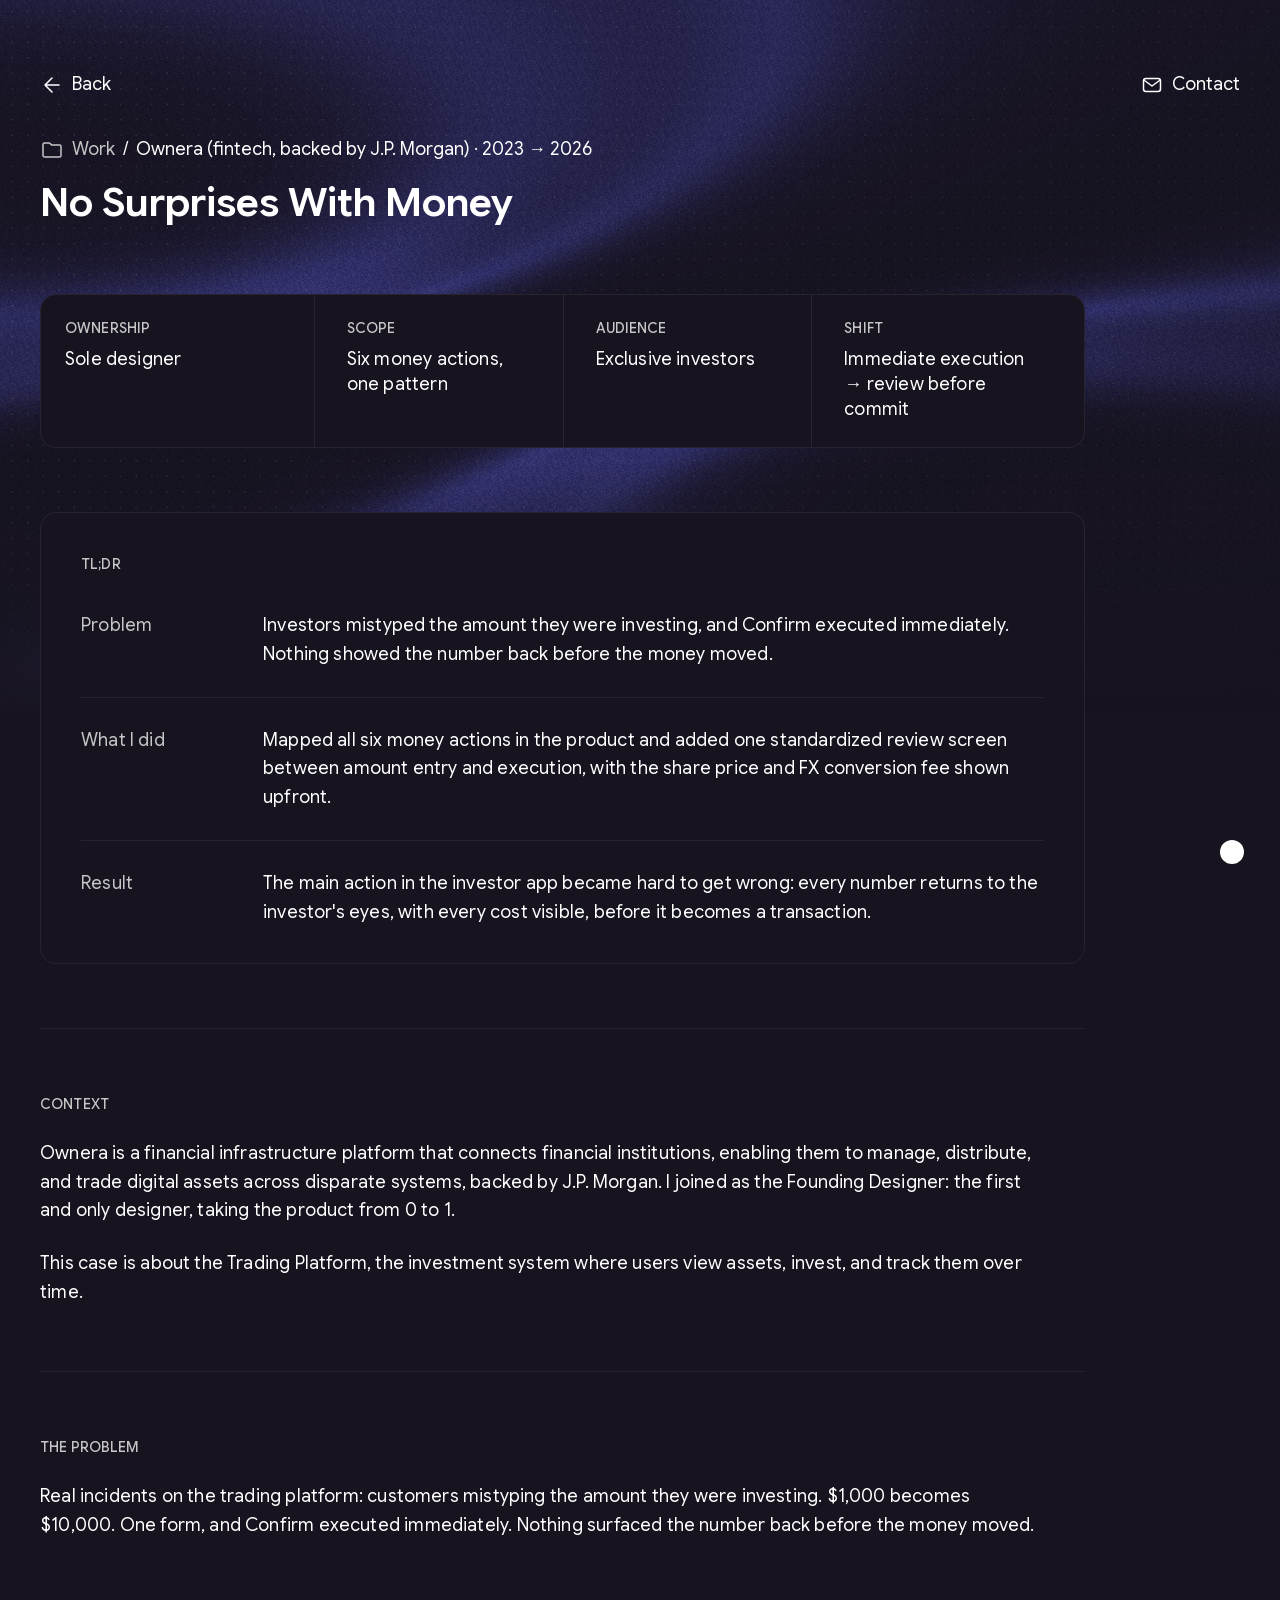
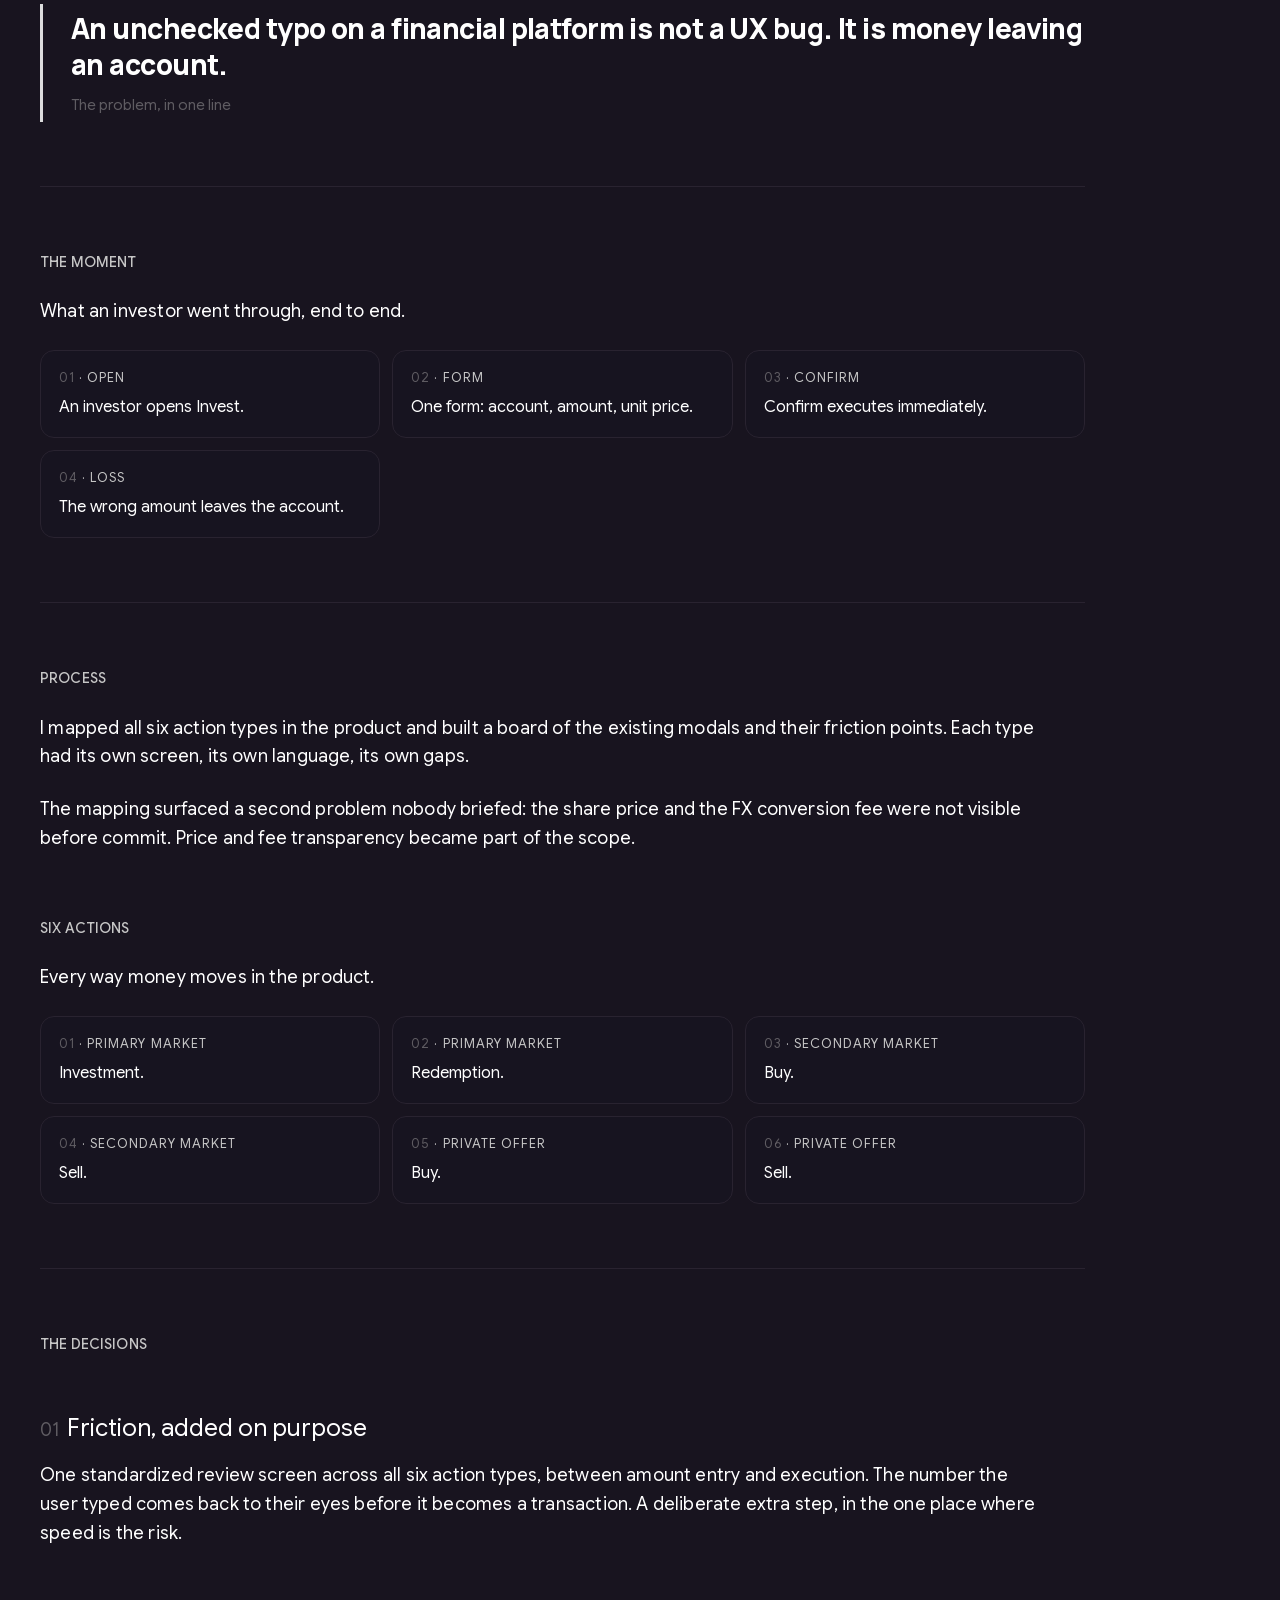
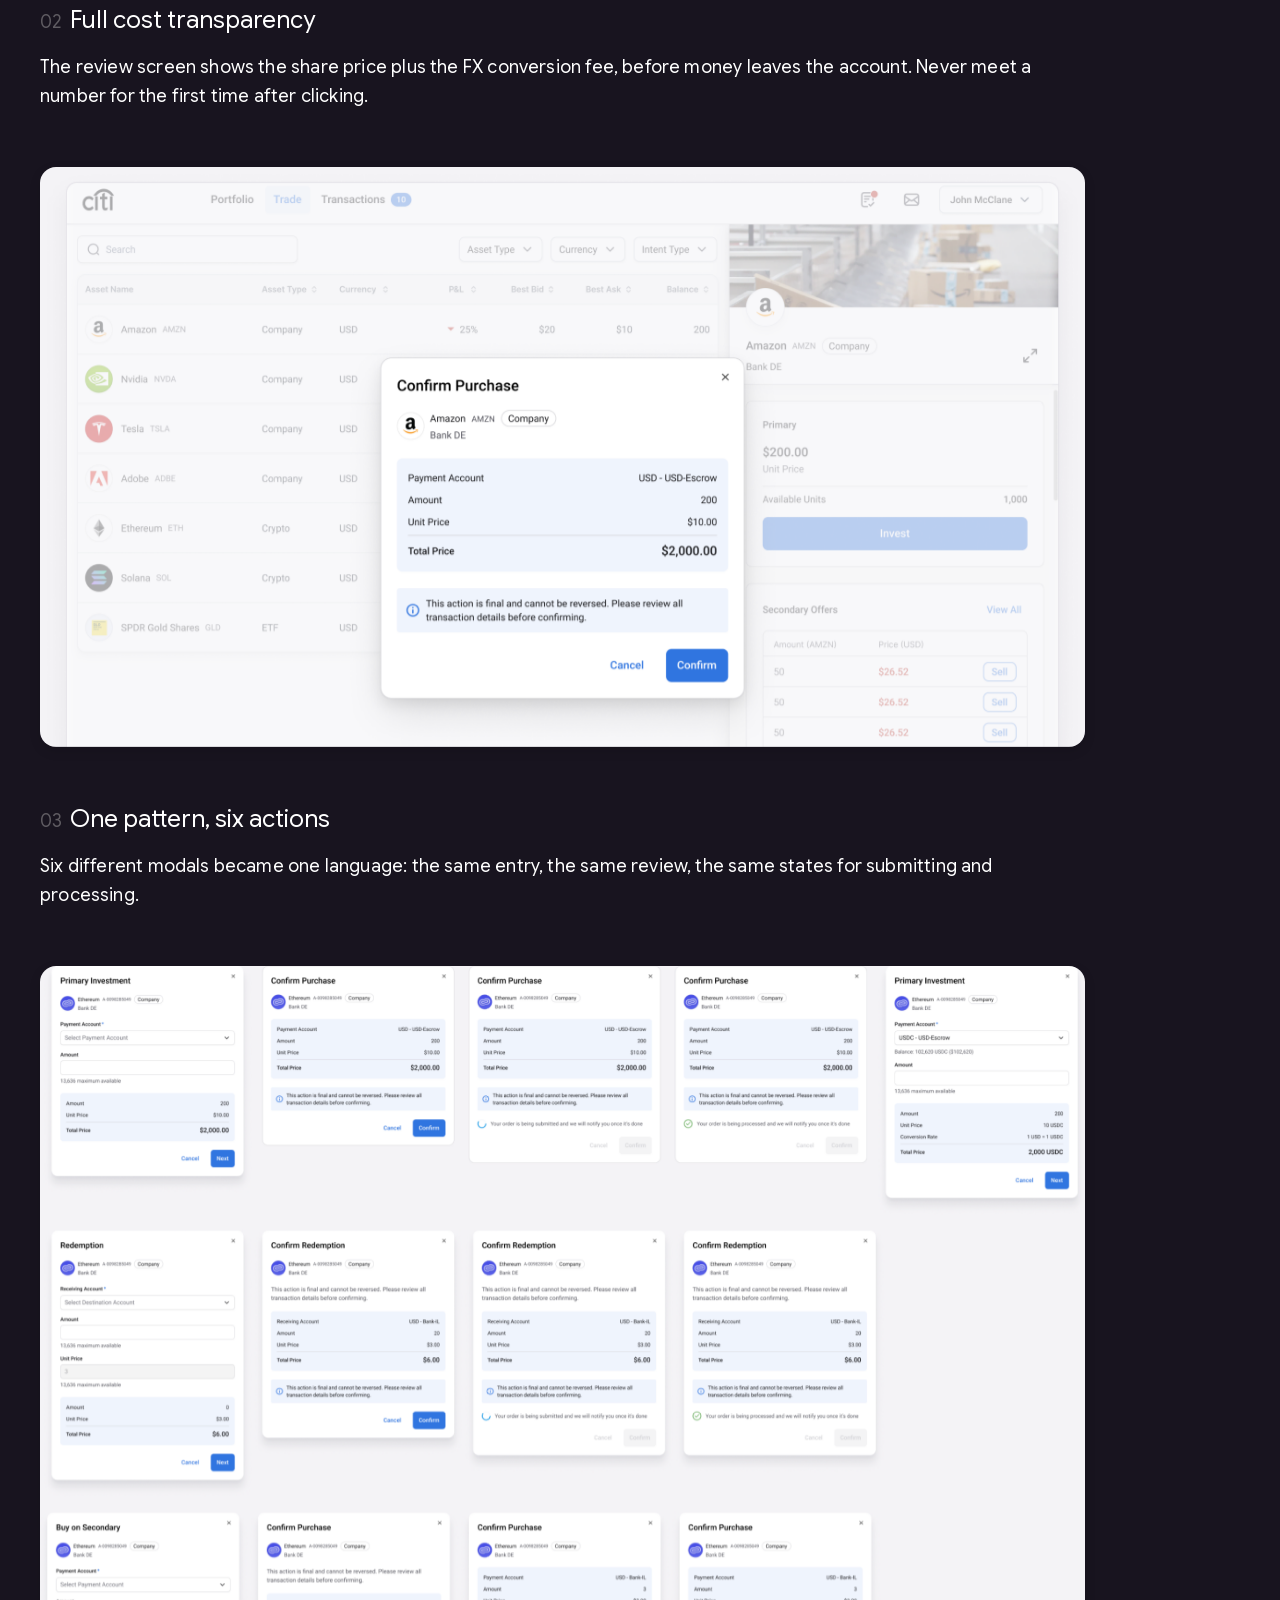
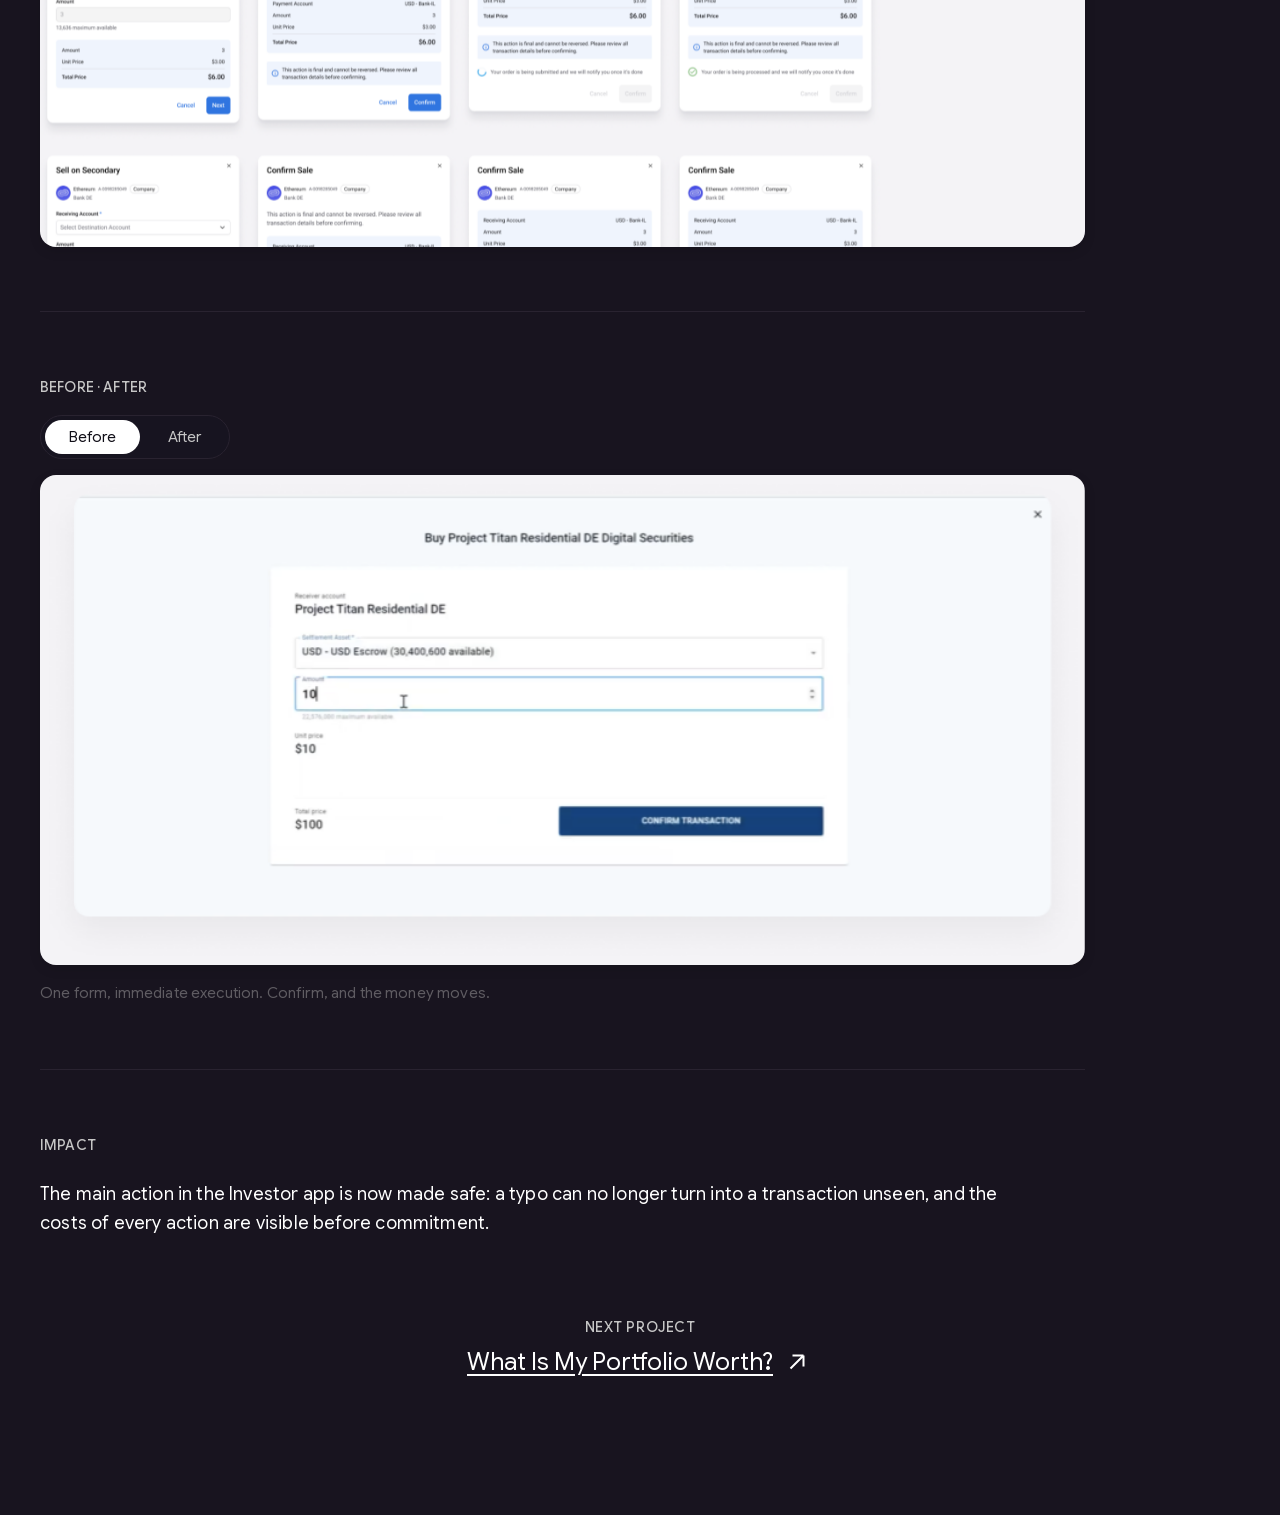
<file: no-surprises-with-money/index.html>
<!DOCTYPE html>
<html lang="en">
<head>
  <meta charset="UTF-8">
  <meta name="viewport" content="width=device-width, initial-scale=1.0">

  <!-- Google tag (gtag.js) -->
  <script async src="https://www.googletagmanager.com/gtag/js?id=G-BXLP0J2923"></script>
  <script>
    window.dataLayer = window.dataLayer || [];
    function gtag(){dataLayer.push(arguments);}
    gtag('js', new Date());

    gtag('config', 'G-BXLP0J2923');
  </script>
  <!-- Hotjar Tracking Code for www.dekelhillel.com -->
  <script>
    (function(h,o,t,j,a,r){
        h.hj=h.hj||function(){(h.hj.q=h.hj.q||[]).push(arguments)};
        h._hjSettings={hjid:2517369,hjsv:6};
        a=o.getElementsByTagName('head')[0];
        r=o.createElement('script');r.async=1;
        r.src=t+h._hjSettings.hjid+j+h._hjSettings.hjsv;
        a.appendChild(r);
    })(window,document,'https://static.hotjar.com/c/hotjar-','.js?sv=');
  </script>

  <!-- ── Primary SEO ─────────────────────────────────────────── -->
  <title>Dekel Hillel · No Surprises With Money</title>
  <meta name="description" content="No Surprises With Money. Redesigning the invest flow in Ownera&#x27;s investor app so the main action is impossible to get wrong: one review screen, full costs upfront.">
  <meta name="author" content="Dekel Hillel">
  <meta name="robots" content="index, follow">
  <link rel="canonical" href="https://dekelhillel.com/no-surprises-with-money/">

  <!-- ── Open Graph ──────────────────────────────────────────── -->
  <meta property="og:type"        content="article">
  <meta property="og:url"         content="https://dekelhillel.com/no-surprises-with-money/">
  <meta property="og:site_name"   content="Dekel Hillel">
  <meta property="og:title"       content="No Surprises With Money">
  <meta property="og:description" content="Making the main action in the investor app impossible to get wrong: a review step and full cost transparency before money moves.">
  <meta property="og:image"       content="https://dekelhillel.com/og-image.png">

  <!-- ── Theme color ─────────────────────────────────────────── -->
  <meta name="theme-color" content="#18141f">

  <!-- ── Favicon ─────────────────────────────────────────────── -->
  <link rel="icon"             type="image/svg+xml"  href="/favicon.svg">
  <link rel="icon"             type="image/png" sizes="32x32" href="/favicon-32.png">
  <link rel="apple-touch-icon" sizes="180x180"       href="/apple-touch-icon.png">

  <!-- ── Self-hosted fonts (same faces, no third-party) ─────── -->
  <link rel="preload" href="/fonts/gsf-latin.woff2" as="font" type="font/woff2" crossorigin>

  <!-- Marks JS availability before first paint, so the reveal-on-scroll
       hidden state only ever applies when the script can undo it -->
  <script>document.documentElement.classList.add('js');</script>

  <style>
/* Google Sans Flex math */
@font-face {
  font-family: 'Google Sans Flex';
  font-style: normal;
  font-weight: 400;
  font-stretch: 100%;
  font-display: swap;
  src: url(/fonts/gsf-math.woff2) format('woff2');
  unicode-range: U+0302-0303, U+0305, U+0307-0308, U+0310, U+0312, U+0315, U+031A, U+0326-0327, U+032C, U+032F-0330, U+0332-0333, U+0338, U+033A, U+0346, U+034D, U+0391-03A1, U+03A3-03A9, U+03B1-03C9, U+03D1, U+03D5-03D6, U+03F0-03F1, U+03F4-03F5, U+2016-2017, U+2034-2038, U+203C, U+2040, U+2043, U+2047, U+2050, U+2057, U+205F, U+2070-2071, U+2074-208E, U+2090-209C, U+20D0-20DC, U+20E1, U+20E5-20EF, U+2100-2112, U+2114-2115, U+2117-2121, U+2123-214F, U+2190, U+2192, U+2194-21AE, U+21B0-21E5, U+21F1-21F2, U+21F4-2211, U+2213-2214, U+2216-22FF, U+2308-230B, U+2310, U+2319, U+231C-2321, U+2336-237A, U+237C, U+2395, U+239B-23B7, U+23D0, U+23DC-23E1, U+2474-2475, U+25AF, U+25B3, U+25B7, U+25BD, U+25C1, U+25CA, U+25CC, U+25FB, U+266D-266F, U+27C0-27FF, U+2900-2AFF, U+2B0E-2B11, U+2B30-2B4C, U+2BFE, U+3030, U+FF5B, U+FF5D, U+1D400-1D7FF, U+1EE00-1EEFF;
}
/* Google Sans Flex symbols */
@font-face {
  font-family: 'Google Sans Flex';
  font-style: normal;
  font-weight: 400;
  font-stretch: 100%;
  font-display: swap;
  src: url(/fonts/gsf-symbols.woff2) format('woff2');
  unicode-range: U+0001-000C, U+000E-001F, U+007F-009F, U+20DD-20E0, U+20E2-20E4, U+2150-218F, U+2190, U+2192, U+2194-2199, U+21AF, U+21E6-21F0, U+21F3, U+2218-2219, U+2299, U+22C4-22C6, U+2300-243F, U+2440-244A, U+2460-24FF, U+25A0-27BF, U+2800-28FF, U+2921-2922, U+2981, U+29BF, U+29EB, U+2B00-2BFF, U+4DC0-4DFF, U+FFF9-FFFB, U+10140-1018E, U+10190-1019C, U+101A0, U+101D0-101FD, U+102E0-102FB, U+10E60-10E7E, U+1D2C0-1D2D3, U+1D2E0-1D37F, U+1F000-1F0FF, U+1F100-1F1AD, U+1F1E6-1F1FF, U+1F30D-1F30F, U+1F315, U+1F31C, U+1F31E, U+1F320-1F32C, U+1F336, U+1F378, U+1F37D, U+1F382, U+1F393-1F39F, U+1F3A7-1F3A8, U+1F3AC-1F3AF, U+1F3C2, U+1F3C4-1F3C6, U+1F3CA-1F3CE, U+1F3D4-1F3E0, U+1F3ED, U+1F3F1-1F3F3, U+1F3F5-1F3F7, U+1F408, U+1F415, U+1F41F, U+1F426, U+1F43F, U+1F441-1F442, U+1F444, U+1F446-1F449, U+1F44C-1F44E, U+1F453, U+1F46A, U+1F47D, U+1F4A3, U+1F4B0, U+1F4B3, U+1F4B9, U+1F4BB, U+1F4BF, U+1F4C8-1F4CB, U+1F4D6, U+1F4DA, U+1F4DF, U+1F4E3-1F4E6, U+1F4EA-1F4ED, U+1F4F7, U+1F4F9-1F4FB, U+1F4FD-1F4FE, U+1F503, U+1F507-1F50B, U+1F50D, U+1F512-1F513, U+1F53E-1F54A, U+1F54F-1F5FA, U+1F610, U+1F650-1F67F, U+1F687, U+1F68D, U+1F691, U+1F694, U+1F698, U+1F6AD, U+1F6B2, U+1F6B9-1F6BA, U+1F6BC, U+1F6C6-1F6CF, U+1F6D3-1F6D7, U+1F6E0-1F6EA, U+1F6F0-1F6F3, U+1F6F7-1F6FC, U+1F700-1F7FF, U+1F800-1F80B, U+1F810-1F847, U+1F850-1F859, U+1F860-1F887, U+1F890-1F8AD, U+1F8B0-1F8BB, U+1F8C0-1F8C1, U+1F900-1F90B, U+1F93B, U+1F946, U+1F984, U+1F996, U+1F9E9, U+1FA00-1FA6F, U+1FA70-1FA7C, U+1FA80-1FA89, U+1FA8F-1FAC6, U+1FACE-1FADC, U+1FADF-1FAE9, U+1FAF0-1FAF8, U+1FB00-1FBFF;
}
/* Google Sans Flex latin-ext */
@font-face {
  font-family: 'Google Sans Flex';
  font-style: normal;
  font-weight: 400;
  font-stretch: 100%;
  font-display: swap;
  src: url(/fonts/gsf-latin-ext.woff2) format('woff2');
  unicode-range: U+0100-02BA, U+02BD-02C5, U+02C7-02CC, U+02CE-02D7, U+02DD-02FF, U+0304, U+0308, U+0329, U+1D00-1DBF, U+1E00-1E9F, U+1EF2-1EFF, U+2020, U+20A0-20AB, U+20AD-20C0, U+2113, U+2C60-2C7F, U+A720-A7FF;
}
/* Google Sans Flex latin */
@font-face {
  font-family: 'Google Sans Flex';
  font-style: normal;
  font-weight: 400;
  font-stretch: 100%;
  font-display: swap;
  src: url(/fonts/gsf-latin.woff2) format('woff2');
  unicode-range: U+0000-00FF, U+0131, U+0152-0153, U+02BB-02BC, U+02C6, U+02DA, U+02DC, U+0304, U+0308, U+0329, U+2000-206F, U+20AC, U+2122, U+2191, U+2193, U+2212, U+2215, U+FEFF, U+FFFD;
}
/* Google Sans Flex math */
@font-face {
  font-family: 'Google Sans Flex';
  font-style: normal;
  font-weight: 500;
  font-stretch: 100%;
  font-display: swap;
  src: url(/fonts/gsf-math.woff2) format('woff2');
  unicode-range: U+0302-0303, U+0305, U+0307-0308, U+0310, U+0312, U+0315, U+031A, U+0326-0327, U+032C, U+032F-0330, U+0332-0333, U+0338, U+033A, U+0346, U+034D, U+0391-03A1, U+03A3-03A9, U+03B1-03C9, U+03D1, U+03D5-03D6, U+03F0-03F1, U+03F4-03F5, U+2016-2017, U+2034-2038, U+203C, U+2040, U+2043, U+2047, U+2050, U+2057, U+205F, U+2070-2071, U+2074-208E, U+2090-209C, U+20D0-20DC, U+20E1, U+20E5-20EF, U+2100-2112, U+2114-2115, U+2117-2121, U+2123-214F, U+2190, U+2192, U+2194-21AE, U+21B0-21E5, U+21F1-21F2, U+21F4-2211, U+2213-2214, U+2216-22FF, U+2308-230B, U+2310, U+2319, U+231C-2321, U+2336-237A, U+237C, U+2395, U+239B-23B7, U+23D0, U+23DC-23E1, U+2474-2475, U+25AF, U+25B3, U+25B7, U+25BD, U+25C1, U+25CA, U+25CC, U+25FB, U+266D-266F, U+27C0-27FF, U+2900-2AFF, U+2B0E-2B11, U+2B30-2B4C, U+2BFE, U+3030, U+FF5B, U+FF5D, U+1D400-1D7FF, U+1EE00-1EEFF;
}
/* Google Sans Flex symbols */
@font-face {
  font-family: 'Google Sans Flex';
  font-style: normal;
  font-weight: 500;
  font-stretch: 100%;
  font-display: swap;
  src: url(/fonts/gsf-symbols.woff2) format('woff2');
  unicode-range: U+0001-000C, U+000E-001F, U+007F-009F, U+20DD-20E0, U+20E2-20E4, U+2150-218F, U+2190, U+2192, U+2194-2199, U+21AF, U+21E6-21F0, U+21F3, U+2218-2219, U+2299, U+22C4-22C6, U+2300-243F, U+2440-244A, U+2460-24FF, U+25A0-27BF, U+2800-28FF, U+2921-2922, U+2981, U+29BF, U+29EB, U+2B00-2BFF, U+4DC0-4DFF, U+FFF9-FFFB, U+10140-1018E, U+10190-1019C, U+101A0, U+101D0-101FD, U+102E0-102FB, U+10E60-10E7E, U+1D2C0-1D2D3, U+1D2E0-1D37F, U+1F000-1F0FF, U+1F100-1F1AD, U+1F1E6-1F1FF, U+1F30D-1F30F, U+1F315, U+1F31C, U+1F31E, U+1F320-1F32C, U+1F336, U+1F378, U+1F37D, U+1F382, U+1F393-1F39F, U+1F3A7-1F3A8, U+1F3AC-1F3AF, U+1F3C2, U+1F3C4-1F3C6, U+1F3CA-1F3CE, U+1F3D4-1F3E0, U+1F3ED, U+1F3F1-1F3F3, U+1F3F5-1F3F7, U+1F408, U+1F415, U+1F41F, U+1F426, U+1F43F, U+1F441-1F442, U+1F444, U+1F446-1F449, U+1F44C-1F44E, U+1F453, U+1F46A, U+1F47D, U+1F4A3, U+1F4B0, U+1F4B3, U+1F4B9, U+1F4BB, U+1F4BF, U+1F4C8-1F4CB, U+1F4D6, U+1F4DA, U+1F4DF, U+1F4E3-1F4E6, U+1F4EA-1F4ED, U+1F4F7, U+1F4F9-1F4FB, U+1F4FD-1F4FE, U+1F503, U+1F507-1F50B, U+1F50D, U+1F512-1F513, U+1F53E-1F54A, U+1F54F-1F5FA, U+1F610, U+1F650-1F67F, U+1F687, U+1F68D, U+1F691, U+1F694, U+1F698, U+1F6AD, U+1F6B2, U+1F6B9-1F6BA, U+1F6BC, U+1F6C6-1F6CF, U+1F6D3-1F6D7, U+1F6E0-1F6EA, U+1F6F0-1F6F3, U+1F6F7-1F6FC, U+1F700-1F7FF, U+1F800-1F80B, U+1F810-1F847, U+1F850-1F859, U+1F860-1F887, U+1F890-1F8AD, U+1F8B0-1F8BB, U+1F8C0-1F8C1, U+1F900-1F90B, U+1F93B, U+1F946, U+1F984, U+1F996, U+1F9E9, U+1FA00-1FA6F, U+1FA70-1FA7C, U+1FA80-1FA89, U+1FA8F-1FAC6, U+1FACE-1FADC, U+1FADF-1FAE9, U+1FAF0-1FAF8, U+1FB00-1FBFF;
}
/* Google Sans Flex latin-ext */
@font-face {
  font-family: 'Google Sans Flex';
  font-style: normal;
  font-weight: 500;
  font-stretch: 100%;
  font-display: swap;
  src: url(/fonts/gsf-latin-ext.woff2) format('woff2');
  unicode-range: U+0100-02BA, U+02BD-02C5, U+02C7-02CC, U+02CE-02D7, U+02DD-02FF, U+0304, U+0308, U+0329, U+1D00-1DBF, U+1E00-1E9F, U+1EF2-1EFF, U+2020, U+20A0-20AB, U+20AD-20C0, U+2113, U+2C60-2C7F, U+A720-A7FF;
}
/* Google Sans Flex latin */
@font-face {
  font-family: 'Google Sans Flex';
  font-style: normal;
  font-weight: 500;
  font-stretch: 100%;
  font-display: swap;
  src: url(/fonts/gsf-latin.woff2) format('woff2');
  unicode-range: U+0000-00FF, U+0131, U+0152-0153, U+02BB-02BC, U+02C6, U+02DA, U+02DC, U+0304, U+0308, U+0329, U+2000-206F, U+20AC, U+2122, U+2191, U+2193, U+2212, U+2215, U+FEFF, U+FFFD;
}
/* Google Sans Flex math */
@font-face {
  font-family: 'Google Sans Flex';
  font-style: normal;
  font-weight: 600;
  font-stretch: 100%;
  font-display: swap;
  src: url(/fonts/gsf-math.woff2) format('woff2');
  unicode-range: U+0302-0303, U+0305, U+0307-0308, U+0310, U+0312, U+0315, U+031A, U+0326-0327, U+032C, U+032F-0330, U+0332-0333, U+0338, U+033A, U+0346, U+034D, U+0391-03A1, U+03A3-03A9, U+03B1-03C9, U+03D1, U+03D5-03D6, U+03F0-03F1, U+03F4-03F5, U+2016-2017, U+2034-2038, U+203C, U+2040, U+2043, U+2047, U+2050, U+2057, U+205F, U+2070-2071, U+2074-208E, U+2090-209C, U+20D0-20DC, U+20E1, U+20E5-20EF, U+2100-2112, U+2114-2115, U+2117-2121, U+2123-214F, U+2190, U+2192, U+2194-21AE, U+21B0-21E5, U+21F1-21F2, U+21F4-2211, U+2213-2214, U+2216-22FF, U+2308-230B, U+2310, U+2319, U+231C-2321, U+2336-237A, U+237C, U+2395, U+239B-23B7, U+23D0, U+23DC-23E1, U+2474-2475, U+25AF, U+25B3, U+25B7, U+25BD, U+25C1, U+25CA, U+25CC, U+25FB, U+266D-266F, U+27C0-27FF, U+2900-2AFF, U+2B0E-2B11, U+2B30-2B4C, U+2BFE, U+3030, U+FF5B, U+FF5D, U+1D400-1D7FF, U+1EE00-1EEFF;
}
/* Google Sans Flex symbols */
@font-face {
  font-family: 'Google Sans Flex';
  font-style: normal;
  font-weight: 600;
  font-stretch: 100%;
  font-display: swap;
  src: url(/fonts/gsf-symbols.woff2) format('woff2');
  unicode-range: U+0001-000C, U+000E-001F, U+007F-009F, U+20DD-20E0, U+20E2-20E4, U+2150-218F, U+2190, U+2192, U+2194-2199, U+21AF, U+21E6-21F0, U+21F3, U+2218-2219, U+2299, U+22C4-22C6, U+2300-243F, U+2440-244A, U+2460-24FF, U+25A0-27BF, U+2800-28FF, U+2921-2922, U+2981, U+29BF, U+29EB, U+2B00-2BFF, U+4DC0-4DFF, U+FFF9-FFFB, U+10140-1018E, U+10190-1019C, U+101A0, U+101D0-101FD, U+102E0-102FB, U+10E60-10E7E, U+1D2C0-1D2D3, U+1D2E0-1D37F, U+1F000-1F0FF, U+1F100-1F1AD, U+1F1E6-1F1FF, U+1F30D-1F30F, U+1F315, U+1F31C, U+1F31E, U+1F320-1F32C, U+1F336, U+1F378, U+1F37D, U+1F382, U+1F393-1F39F, U+1F3A7-1F3A8, U+1F3AC-1F3AF, U+1F3C2, U+1F3C4-1F3C6, U+1F3CA-1F3CE, U+1F3D4-1F3E0, U+1F3ED, U+1F3F1-1F3F3, U+1F3F5-1F3F7, U+1F408, U+1F415, U+1F41F, U+1F426, U+1F43F, U+1F441-1F442, U+1F444, U+1F446-1F449, U+1F44C-1F44E, U+1F453, U+1F46A, U+1F47D, U+1F4A3, U+1F4B0, U+1F4B3, U+1F4B9, U+1F4BB, U+1F4BF, U+1F4C8-1F4CB, U+1F4D6, U+1F4DA, U+1F4DF, U+1F4E3-1F4E6, U+1F4EA-1F4ED, U+1F4F7, U+1F4F9-1F4FB, U+1F4FD-1F4FE, U+1F503, U+1F507-1F50B, U+1F50D, U+1F512-1F513, U+1F53E-1F54A, U+1F54F-1F5FA, U+1F610, U+1F650-1F67F, U+1F687, U+1F68D, U+1F691, U+1F694, U+1F698, U+1F6AD, U+1F6B2, U+1F6B9-1F6BA, U+1F6BC, U+1F6C6-1F6CF, U+1F6D3-1F6D7, U+1F6E0-1F6EA, U+1F6F0-1F6F3, U+1F6F7-1F6FC, U+1F700-1F7FF, U+1F800-1F80B, U+1F810-1F847, U+1F850-1F859, U+1F860-1F887, U+1F890-1F8AD, U+1F8B0-1F8BB, U+1F8C0-1F8C1, U+1F900-1F90B, U+1F93B, U+1F946, U+1F984, U+1F996, U+1F9E9, U+1FA00-1FA6F, U+1FA70-1FA7C, U+1FA80-1FA89, U+1FA8F-1FAC6, U+1FACE-1FADC, U+1FADF-1FAE9, U+1FAF0-1FAF8, U+1FB00-1FBFF;
}
/* Google Sans Flex latin-ext */
@font-face {
  font-family: 'Google Sans Flex';
  font-style: normal;
  font-weight: 600;
  font-stretch: 100%;
  font-display: swap;
  src: url(/fonts/gsf-latin-ext.woff2) format('woff2');
  unicode-range: U+0100-02BA, U+02BD-02C5, U+02C7-02CC, U+02CE-02D7, U+02DD-02FF, U+0304, U+0308, U+0329, U+1D00-1DBF, U+1E00-1E9F, U+1EF2-1EFF, U+2020, U+20A0-20AB, U+20AD-20C0, U+2113, U+2C60-2C7F, U+A720-A7FF;
}
/* Google Sans Flex latin */
@font-face {
  font-family: 'Google Sans Flex';
  font-style: normal;
  font-weight: 600;
  font-stretch: 100%;
  font-display: swap;
  src: url(/fonts/gsf-latin.woff2) format('woff2');
  unicode-range: U+0000-00FF, U+0131, U+0152-0153, U+02BB-02BC, U+02C6, U+02DA, U+02DC, U+0304, U+0308, U+0329, U+2000-206F, U+20AC, U+2122, U+2191, U+2193, U+2212, U+2215, U+FEFF, U+FFFD;
}
/* Google Sans Flex math */
@font-face {
  font-family: 'Google Sans Flex';
  font-style: normal;
  font-weight: 700;
  font-stretch: 100%;
  font-display: swap;
  src: url(/fonts/gsf-math.woff2) format('woff2');
  unicode-range: U+0302-0303, U+0305, U+0307-0308, U+0310, U+0312, U+0315, U+031A, U+0326-0327, U+032C, U+032F-0330, U+0332-0333, U+0338, U+033A, U+0346, U+034D, U+0391-03A1, U+03A3-03A9, U+03B1-03C9, U+03D1, U+03D5-03D6, U+03F0-03F1, U+03F4-03F5, U+2016-2017, U+2034-2038, U+203C, U+2040, U+2043, U+2047, U+2050, U+2057, U+205F, U+2070-2071, U+2074-208E, U+2090-209C, U+20D0-20DC, U+20E1, U+20E5-20EF, U+2100-2112, U+2114-2115, U+2117-2121, U+2123-214F, U+2190, U+2192, U+2194-21AE, U+21B0-21E5, U+21F1-21F2, U+21F4-2211, U+2213-2214, U+2216-22FF, U+2308-230B, U+2310, U+2319, U+231C-2321, U+2336-237A, U+237C, U+2395, U+239B-23B7, U+23D0, U+23DC-23E1, U+2474-2475, U+25AF, U+25B3, U+25B7, U+25BD, U+25C1, U+25CA, U+25CC, U+25FB, U+266D-266F, U+27C0-27FF, U+2900-2AFF, U+2B0E-2B11, U+2B30-2B4C, U+2BFE, U+3030, U+FF5B, U+FF5D, U+1D400-1D7FF, U+1EE00-1EEFF;
}
/* Google Sans Flex symbols */
@font-face {
  font-family: 'Google Sans Flex';
  font-style: normal;
  font-weight: 700;
  font-stretch: 100%;
  font-display: swap;
  src: url(/fonts/gsf-symbols.woff2) format('woff2');
  unicode-range: U+0001-000C, U+000E-001F, U+007F-009F, U+20DD-20E0, U+20E2-20E4, U+2150-218F, U+2190, U+2192, U+2194-2199, U+21AF, U+21E6-21F0, U+21F3, U+2218-2219, U+2299, U+22C4-22C6, U+2300-243F, U+2440-244A, U+2460-24FF, U+25A0-27BF, U+2800-28FF, U+2921-2922, U+2981, U+29BF, U+29EB, U+2B00-2BFF, U+4DC0-4DFF, U+FFF9-FFFB, U+10140-1018E, U+10190-1019C, U+101A0, U+101D0-101FD, U+102E0-102FB, U+10E60-10E7E, U+1D2C0-1D2D3, U+1D2E0-1D37F, U+1F000-1F0FF, U+1F100-1F1AD, U+1F1E6-1F1FF, U+1F30D-1F30F, U+1F315, U+1F31C, U+1F31E, U+1F320-1F32C, U+1F336, U+1F378, U+1F37D, U+1F382, U+1F393-1F39F, U+1F3A7-1F3A8, U+1F3AC-1F3AF, U+1F3C2, U+1F3C4-1F3C6, U+1F3CA-1F3CE, U+1F3D4-1F3E0, U+1F3ED, U+1F3F1-1F3F3, U+1F3F5-1F3F7, U+1F408, U+1F415, U+1F41F, U+1F426, U+1F43F, U+1F441-1F442, U+1F444, U+1F446-1F449, U+1F44C-1F44E, U+1F453, U+1F46A, U+1F47D, U+1F4A3, U+1F4B0, U+1F4B3, U+1F4B9, U+1F4BB, U+1F4BF, U+1F4C8-1F4CB, U+1F4D6, U+1F4DA, U+1F4DF, U+1F4E3-1F4E6, U+1F4EA-1F4ED, U+1F4F7, U+1F4F9-1F4FB, U+1F4FD-1F4FE, U+1F503, U+1F507-1F50B, U+1F50D, U+1F512-1F513, U+1F53E-1F54A, U+1F54F-1F5FA, U+1F610, U+1F650-1F67F, U+1F687, U+1F68D, U+1F691, U+1F694, U+1F698, U+1F6AD, U+1F6B2, U+1F6B9-1F6BA, U+1F6BC, U+1F6C6-1F6CF, U+1F6D3-1F6D7, U+1F6E0-1F6EA, U+1F6F0-1F6F3, U+1F6F7-1F6FC, U+1F700-1F7FF, U+1F800-1F80B, U+1F810-1F847, U+1F850-1F859, U+1F860-1F887, U+1F890-1F8AD, U+1F8B0-1F8BB, U+1F8C0-1F8C1, U+1F900-1F90B, U+1F93B, U+1F946, U+1F984, U+1F996, U+1F9E9, U+1FA00-1FA6F, U+1FA70-1FA7C, U+1FA80-1FA89, U+1FA8F-1FAC6, U+1FACE-1FADC, U+1FADF-1FAE9, U+1FAF0-1FAF8, U+1FB00-1FBFF;
}
/* Google Sans Flex latin-ext */
@font-face {
  font-family: 'Google Sans Flex';
  font-style: normal;
  font-weight: 700;
  font-stretch: 100%;
  font-display: swap;
  src: url(/fonts/gsf-latin-ext.woff2) format('woff2');
  unicode-range: U+0100-02BA, U+02BD-02C5, U+02C7-02CC, U+02CE-02D7, U+02DD-02FF, U+0304, U+0308, U+0329, U+1D00-1DBF, U+1E00-1E9F, U+1EF2-1EFF, U+2020, U+20A0-20AB, U+20AD-20C0, U+2113, U+2C60-2C7F, U+A720-A7FF;
}
/* Google Sans Flex latin */
@font-face {
  font-family: 'Google Sans Flex';
  font-style: normal;
  font-weight: 700;
  font-stretch: 100%;
  font-display: swap;
  src: url(/fonts/gsf-latin.woff2) format('woff2');
  unicode-range: U+0000-00FF, U+0131, U+0152-0153, U+02BB-02BC, U+02C6, U+02DA, U+02DC, U+0304, U+0308, U+0329, U+2000-206F, U+20AC, U+2122, U+2191, U+2193, U+2212, U+2215, U+FEFF, U+FFFD;
}
/* Manrope latin-ext */
@font-face {
  font-family: 'Manrope';
  font-style: normal;
  font-weight: 800;
  font-display: swap;
  src: url(/fonts/manrope-800-latin-ext.woff2) format('woff2');
  unicode-range: U+0100-02BA, U+02BD-02C5, U+02C7-02CC, U+02CE-02D7, U+02DD-02FF, U+0304, U+0308, U+0329, U+1D00-1DBF, U+1E00-1E9F, U+1EF2-1EFF, U+2020, U+20A0-20AB, U+20AD-20C0, U+2113, U+2C60-2C7F, U+A720-A7FF;
}
/* Manrope latin */
@font-face {
  font-family: 'Manrope';
  font-style: normal;
  font-weight: 800;
  font-display: swap;
  src: url(/fonts/manrope-800-latin.woff2) format('woff2');
  unicode-range: U+0000-00FF, U+0131, U+0152-0153, U+02BB-02BC, U+02C6, U+02DA, U+02DC, U+0304, U+0308, U+0329, U+2000-206F, U+20AC, U+2122, U+2191, U+2193, U+2212, U+2215, U+FEFF, U+FFFD;
}

    *, *::before, *::after {
      box-sizing: border-box;
      margin: 0;
      padding: 0;
    }

    :root {
      --bg: #18141f;            /* page background (the home card color) */
      --panel: #171420;         /* stat / TL;DR panel background */
      --border: #292330;        /* panels, dividers */
      --text: #ffffff;          /* primary text */
      --secondary: #5f5c62;     /* decision numbers */
      --muted: #c6c6c6;         /* labels, breadcrumb */
      --font-body: 'Google Sans Flex', 'DM Sans', sans-serif;
    }

    html {
      /* Native fallback when Lenis isn't running */
      scroll-behavior: smooth;
      background: var(--bg);
      overflow-x: hidden;
      overflow-x: clip;
      -webkit-text-size-adjust: 100%;
      text-size-adjust: 100%;
    }

    body {
      background: var(--bg);
      color: var(--text);
      font-family: var(--font-body);
      font-size: 1.125rem;  /* 18px */
      line-height: 1.4;
      overflow-x: hidden;
      overflow-x: clip;
      position: relative;
      -webkit-font-smoothing: antialiased;
      -moz-osx-font-smoothing: grayscale;
    }

    a {
      color: inherit;
    }

    .lenis.lenis-smooth {
      scroll-behavior: auto !important;
    }

    /* ============================================================
       REVEAL ON SCROLL (same behavior as the homepage)
    ============================================================ */
    .js [data-reveal] {
      opacity: 0;
      transform: translateY(24px);
      transition: opacity 0.6s ease, transform 0.6s ease;
    }

    .js [data-reveal].is-revealed {
      opacity: 1;
      transform: translateY(0);
    }

    @media (prefers-reduced-motion: reduce) {
      .js [data-reveal] {
        opacity: 1;
        transform: none;
        transition: none;
      }
    }

    /* ============================================================
       PAGE-TOP BACKGROUND — the homepage's layered effects
       (ColorBends + DotField via ../assets/hero-effects.js),
       shown at 80% opacity per the design.
    ============================================================ */
    .hero {
      position: absolute;
      top: 0;
      left: 0;
      width: 100%;
      aspect-ratio: 1440 / 810;
      opacity: 0.8;
      overflow: hidden;
      pointer-events: none;
      z-index: 0;
    }

    .hero-bg {
      position: absolute;
      inset: 0;
      -webkit-mask-image: linear-gradient(to bottom, #000 72%, transparent 100%);
              mask-image: linear-gradient(to bottom, #000 72%, transparent 100%);
    }

    .hero-bends,
    .hero-dots {
      position: absolute;
      inset: 0;
      overflow: hidden;
      opacity: 0;
      transition: opacity 0.8s ease;
    }

    .hero-bg.fx-ready .hero-bends,
    .hero-bg.fx-ready .hero-dots {
      opacity: 1;
    }

    .hero-bends canvas,
    .hero-dots canvas,
    .hero-dots svg {
      position: absolute;
      inset: 0;
      width: 100%;
      height: 100%;
      display: block;
    }

    /* ============================================================
       LAYOUT
    ============================================================ */
    .page {
      position: relative;
      z-index: 1;
      display: flex;
      flex-direction: column;
      align-items: center;
      padding: 16px 40px 136px;
    }

    .case {
      display: flex;
      flex-direction: column;
      align-items: center;
      gap: 80px;
      width: 1157px;
      max-width: 100%;
    }

    .case-inner {
      display: flex;
      flex-direction: column;
      gap: 64px;
      padding: 56px;
      width: 100%;
    }

    .case-inner > * {
      width: 100%;
      max-width: 1045px;
    }

    /* ── Header ─────────────────────────────────────────────── */
    .case-header {
      display: flex;
      flex-direction: column;
      gap: 40px;
      max-width: 100%;
    }

    .back-link {
      display: inline-flex;
      align-items: center;
      gap: 8px;
      text-decoration: none;
      align-self: flex-start;
    }

    .back-link svg {
      width: 24px;
      height: 24px;
      flex-shrink: 0;
      transition: transform 0.3s cubic-bezier(0.16, 1, 0.3, 1);
    }

    .back-link:hover svg {
      transform: translateX(-4px);
    }

    /* ============================================================
       STICKY BACK BAR
       Slides in from the top once the inline Back link scrolls out
       of view; the inner wrapper mirrors the content column so the
       link stays aligned with the page at every breakpoint.
    ============================================================ */
    .back-bar {
      position: fixed;
      top: 0;
      left: 0;
      width: 100%;
      z-index: 40;  /* below the reading progress bar (50) */
      background: rgba(24, 20, 31, 0.7);
      opacity: 0;
      visibility: hidden;
      transform: translateY(-8px);
      transition:
        opacity 0.5s ease,
        transform 0.6s cubic-bezier(0.16, 1, 0.3, 1),
        -webkit-backdrop-filter 0.5s ease,
        backdrop-filter 0.5s ease,
        visibility 0s linear 0.5s;
      -webkit-backdrop-filter: blur(0px);
              backdrop-filter: blur(0px);
    }

    .back-bar.visible {
      opacity: 1;
      visibility: visible;
      transform: translateY(0);
      -webkit-backdrop-filter: blur(14px);
              backdrop-filter: blur(14px);
      transition:
        opacity 0.5s ease,
        transform 0.6s cubic-bezier(0.16, 1, 0.3, 1),
        -webkit-backdrop-filter 0.5s ease,
        backdrop-filter 0.5s ease;
    }

    .back-bar-inner {
      max-width: calc(1045px + 80px);  /* content column + page gutters */
      margin: 0 auto;
      padding: 24px 40px;
      display: flex;
    }

    .crumb-title {
      display: flex;
      flex-direction: column;
      gap: 12px;
    }

    .crumb {
      display: flex;
      align-items: center;
      flex-wrap: wrap;
      gap: 8px;
    }

    .crumb svg {
      width: 24px;
      height: 24px;
      flex-shrink: 0;
    }

    .crumb .muted {
      color: var(--muted);
    }

    h1 {
      font-size: 2.5rem;  /* 40px */
      font-weight: 600;
      line-height: 1.4;
    }

    /* ── Images (same skeleton loading state as the homepage) ── */
    .shot {
      display: block;
      aspect-ratio: 3 / 2;
      border-radius: 16px;
      overflow: hidden;
      position: relative;
      background: #211c2a;
    }

    .shot::before {
      content: "";
      position: absolute;
      inset: 0;
      background: linear-gradient(100deg, transparent 35%, rgba(255, 255, 255, 0.07) 50%, transparent 65%);
      transform: translateX(-100%);
      animation: shimmer 1.4s ease-in-out infinite;
    }

    .shot picture {
      display: block;
      width: 100%;
      height: 100%;
    }

    .shot img,
    .shot video {
      display: block;
      width: 100%;
      height: 100%;
      object-fit: cover;
      position: relative;
      opacity: 0;
      transition: opacity 0.5s ease;
    }

    .shot.loaded { background: none; }
    .shot.loaded::before { content: none; }
    .shot.loaded img,
    .shot.loaded video { opacity: 1; }

    /* Homepage-consistent hover: subtle zoom on clickable screenshots */
    .shot:not(.shot--video) img {
      transition: opacity 0.5s ease, transform 0.6s cubic-bezier(0.2, 0.6, 0.2, 1);
    }

    .shot:not(.shot--video) img {
      will-change: transform;
    }

    .shot:not(.shot--video):hover img {
      transform: scale(1.025);
    }

    @media (prefers-reduced-motion: reduce) {
      .shot:not(.shot--video):hover img { transform: none; }
    }

    @keyframes shimmer {
      100% { transform: translateX(100%); }
    }

    /* hover tint before opening the lightbox — #18141F at 10%,
       eased in and out */
    .shot::after {
      content: "";
      position: absolute;
      inset: 0;
      background: rgba(24, 20, 31, 0.1);
      opacity: 0;
      pointer-events: none;
      z-index: 1;
      transition: opacity 0.35s ease-in-out;
    }

    .shot:hover::after {
      opacity: 1;
    }

    @media (prefers-reduced-motion: reduce) {
      .shot::after { transition: none; }
    }

    .shot--shadow {
      box-shadow: 0 4px 12px rgba(0, 0, 0, 0.12);
    }

    .shot--json  { aspect-ratio: 2876 / 1626; }
    .shot--table { aspect-ratio: 1045 / 785; }
    .shot--panel { aspect-ratio: 2880 / 2154; border-radius: 24px; }

    /* ── Labels ─────────────────────────────────────────────── */
    .label {
      font-size: 0.875rem;  /* 14px */
      font-weight: 500;
      letter-spacing: 0.04em;
      text-transform: uppercase;
      color: var(--muted);
      line-height: 1.4;
    }

    /* ── Stats row ──────────────────────────────────────────── */
    .stats {
      list-style: none;
      display: grid;
      grid-template-columns: repeat(4, minmax(0, 1fr));
      background: var(--panel);
      border: 1px solid var(--border);
      border-radius: 16px;
      padding: 0 24px;
    }

    .stat {
      display: flex;
      flex-direction: column;
      gap: 8px;
      padding: 24px 32px 24px 0;
      overflow-wrap: break-word;
    }

    .stat + .stat {
      border-left: 1px solid var(--border);
      padding-left: 32px;
    }

    .stat p {
      letter-spacing: 0.01em;
    }

    /* ── TL;DR panel ────────────────────────────────────────── */
    .tldr {
      background: var(--panel);
      border: 1px solid var(--border);
      border-radius: 16px;
      padding: 16px 40px 8px;
      display: flex;
      flex-direction: column;
    }

    .tldr .label {
      padding: 24px 0 8px;
    }

    .tldr-row {
      display: grid;
      grid-template-columns: 150px 1fr;
      gap: 32px;
      padding: 28px 0;
    }

    .tldr-row + .tldr-row {
      border-top: 1px solid var(--border);
    }

    .tldr-row p {
      margin: 0;
    }

    .tldr-key {
      color: var(--muted);
      line-height: 1.6;
    }

    @media (max-width: 700px) {
      .tldr-row {
        grid-template-columns: 1fr;
        gap: 8px;
      }
    }

    .tldr .label {
      text-transform: none;  /* "TL;DR" as designed */
    }

    .tldr p {
      line-height: 1.6;
      letter-spacing: 0.01em;
    }

    .tldr p .muted {
      color: var(--muted);
    }

    /* ── Content sections ───────────────────────────────────── */
    .divider {
      border: 0;
      border-top: 1px solid var(--border);
    }

    .block {
      display: flex;
      flex-direction: column;
      gap: 24px;
    }

    .block > p,
    .decision > p {
      line-height: 1.6;
      letter-spacing: 0.01em;
      max-width: 1000px;
      overflow-wrap: break-word;
    }

    .decisions {
      gap: 56px;
    }

    .decision {
      display: flex;
      flex-direction: column;
      gap: 16px;
    }

    .decision h2 {
      font-size: 1.5rem;  /* 24px */
      font-weight: 400;
      line-height: 1.4;
    }

    .decision h2 .num {
      color: var(--secondary);
      font-size: 0.75em;  /* 18px next to the 24px title */
      margin-right: 8px;
    }

    /* ── Next project ───────────────────────────────────────── */
    .next-project {
      display: flex;
      flex-direction: column;
      align-items: center;
      gap: 8px;
      text-decoration: none;
      text-align: center;
    }

    .next-link {
      display: flex;
      align-items: center;
      justify-content: center;
      gap: 8px;
    }

    .next-link > span {
      font-size: 1.5rem;
      line-height: 1.4;
      text-decoration: underline;
      text-underline-position: from-font;
      transition: text-decoration-color 0.2s ease;
      overflow-wrap: break-word;
    }

    .next-project:hover .next-link > span {
      text-decoration-color: #FF0000;
    }

    .next-link svg {
      width: 32px;
      height: 32px;
      flex-shrink: 0;
    }


    /* ============================================================
       LIGHTBOX — click a screenshot to view it full size
    ============================================================ */
    .shot { cursor: zoom-in; }

    .lightbox {
      position: fixed;
      inset: 0;
      z-index: 100;
      display: flex;
      align-items: center;
      justify-content: center;
      padding: 24px;
      background: rgba(17, 15, 24, 0.94);
      -webkit-backdrop-filter: blur(8px);
              backdrop-filter: blur(8px);
      opacity: 0;
      pointer-events: none;
      transition: opacity 0.3s ease;
      cursor: zoom-out;
    }

    .lightbox.open {
      opacity: 1;
      pointer-events: auto;
    }

    .lightbox img,
    .lightbox video {
      max-width: min(1800px, 100%);
      max-height: 100%;
      width: auto;
      height: auto;
      border-radius: 12px;
      box-shadow: 0 24px 80px rgba(0, 0, 0, 0.5);
      transform: scale(0.96);
      transition: transform 0.35s cubic-bezier(0.16, 1, 0.3, 1);
    }

    .lightbox.open img,
    .lightbox.open video {
      transform: scale(1);
    }

    /* only the active medium is shown */
    .lightbox video { display: none; }
    .lightbox.show-video img { display: none; }
    .lightbox.show-video video { display: block; }

    .lightbox-close {
      position: absolute;
      top: calc(24px + env(safe-area-inset-top, 0px));
      right: calc(24px + env(safe-area-inset-right, 0px));
      width: 40px;
      height: 40px;
      display: flex;
      align-items: center;
      justify-content: center;
      border: none;
      border-radius: 99px;
      background: rgba(255, 255, 255, 0.1);
      color: #fff;
      font-size: 20px;
      line-height: 1;
      cursor: pointer;
      transition: background 0.2s ease, transform 0.2s ease;
    }

    .lightbox-close:hover {
      background: rgba(255, 255, 255, 0.2);
      transform: scale(1.08);
    }

    .lightbox-close:focus {
      outline: none;  /* no ring on mouse/touch focus */
    }

    .lightbox-close:focus-visible {
      outline: 2px solid rgba(255, 255, 255, 0.7);  /* keyboard only */
      outline-offset: 2px;
    }

    @media (prefers-reduced-motion: reduce) {
      .lightbox,
      .lightbox img,
      .lightbox-close {
        transition: none;
      }
    }


    /* ============================================================
       BACK-TO-TOP BUTTON (same behavior as the homepage)
    ============================================================ */
    .dot-rail {
      --fab-edge: 24px;
      --fab-size: 48px;
      --fab-dot:  24px;
      --fab-icon: 28.8px;

      position: fixed;
      right: calc(var(--fab-edge) + env(safe-area-inset-right, 0px));
      bottom: calc(var(--fab-edge) + env(safe-area-inset-bottom, 0px));
      width: var(--fab-size);
      height: var(--fab-size);
      display: flex;
      align-items: center;
      justify-content: center;
      pointer-events: none;
      z-index: 2;
    }

    .back-dot {
      display: flex;
      align-items: center;
      justify-content: center;
      width: var(--fab-dot);
      height: var(--fab-dot);
      border-radius: 118.8px;
      border: none;
      background: #fff;
      cursor: pointer;
      pointer-events: auto;
      transition:
        width  0.5s cubic-bezier(0.34, 1.56, 0.64, 1),
        height 0.5s cubic-bezier(0.34, 1.56, 0.64, 1),
        transform 0.3s cubic-bezier(0.16, 1, 0.3, 1);
    }

    .back-dot svg {
      width: var(--fab-icon);
      height: var(--fab-icon);
      flex-shrink: 0;
      opacity: 0;
      transform: translateY(8px) scale(0.4);
      transition: opacity 0.2s ease, transform 0.2s ease;
    }

    .back-dot.expanded {
      width: var(--fab-size);
      height: var(--fab-size);
    }

    .back-dot.expanded svg {
      opacity: 1;
      transform: translateY(0) scale(1);
      transition:
        opacity 0.35s ease 0.15s,
        transform 0.5s cubic-bezier(0.34, 1.56, 0.64, 1) 0.15s;
    }

    .back-dot:hover  { transform: scale(1.12); }
    .back-dot:active { transform: scale(0.95); }

    @media (prefers-reduced-motion: reduce) {
      .back-dot,
      .back-dot svg,
      .shot img,
      .shot video,
      .back-link svg {
        transition: none;
      }

      .back-bar {
        transition: none;
      }

      .shot::before {
        animation: none;
      }
    }

    /* ============================================================
       TABLET
    ============================================================ */
    @media (max-width: 1319px) {
      .case {
        width: 100%;
      }

      .case-inner {
        padding: 56px 0 0;
      }
    }

    /* ============================================================
       MOBILE
    ============================================================ */
    @media (max-width: 700px) {
      body {
        font-size: 1rem;  /* 16px */
      }

      .back-bar-inner {
        padding: 16px 40px;
      }

      .page {
        padding: 0 40px 136px;
      }

      h1 {
        font-size: 2rem;  /* 32px */
      }

      .stats {
        grid-template-columns: repeat(2, minmax(0, 1fr));
      }

      .stat + .stat {
        border-left: 0;
        padding-left: 0;
      }

      .stat:nth-child(even) {
        border-left: 1px solid var(--border);
        padding-left: 32px;
      }

      /* horizontal divider between the two rows */
      .stat:nth-child(n+3) {
        border-top: 1px solid var(--border);
      }

      .dot-rail {
        --fab-size: 40px;
        --fab-dot:  20px;
        --fab-icon: 24px;
      }
    }

    /* ============================================================
       ADDED SECTIONS — wireframe, explorations, user flow,
       design system in brief, before/after toggle.
       Uses the page's own tokens: --panel, --border, --muted.
    ============================================================ */

    /* -- structure wireframe ---------------------------------- */
    .wire {
      background: #ffffff;
      border: 1px solid var(--border);
      border-radius: 16px;
      padding: 22px;
      display: flex;
      flex-direction: column;
      gap: 18px;
    }
    .wire-pill { display: block; height: 9px; border-radius: 99px; background: #e4e4e7; }
    .wire-pill.w-sm { width: 40px; }
    .wire-pill.w-md { width: 80px; }
    .wire-pill.w-lg { width: 140px; }
    .wire-pill.w-xl { width: 55%; }
    .wire-pill.is-dark { background: #18181b; animation: wirePulse 2.4s ease-in-out infinite; }
    @keyframes wirePulse { 0%,100% { opacity: 1; } 50% { opacity: 0.55; } }
    @media (prefers-reduced-motion: reduce) { .wire-pill.is-dark { animation: none; } }
    .wire-topbar { display: flex; align-items: center; gap: 12px; padding-bottom: 14px; border-bottom: 1px solid #ededee; }
    .wire-btn { margin-left: auto; width: 84px; height: 24px; border-radius: 99px; background: #18181b; }
    .wire-cols { display: grid; grid-template-columns: 1fr 240px; gap: 18px; align-items: start; }
    .wire-main { display: flex; flex-direction: column; gap: 26px; min-width: 0; }
    .wire-alert { background: #ededee; border-radius: 12px; padding: 14px; display: flex; gap: 12px; align-items: center; }
    .wire-icon { width: 26px; height: 26px; border-radius: 8px; background: #d4d4d8; flex-shrink: 0; }
    .wire-lines { display: flex; flex-direction: column; gap: 8px; flex: 1; min-width: 0; }
    .wire-flow { display: flex; align-items: flex-start; padding: 10px 2px 2px; }
    .wire-col { flex: 1; min-width: 0; position: relative; display: flex; flex-direction: column; align-items: center; }
    .wire-col + .wire-col::before { content: ""; position: absolute; left: -50%; top: 24px; width: 100%; height: 1px; background: #d4d4d8; }
    .wire-node { position: relative; z-index: 1; width: 86%; background: #fafafa; border: 1px solid #d4d4d8; border-radius: 10px; padding: 11px; display: flex; flex-direction: column; gap: 7px; }
    .wire-node .wire-pill { max-width: 100%; }
    .wire-node.is-failed { background: #fff; border: 2px solid #18181b; }
    .wire-rollback { margin-top: 22px; position: relative; width: 70%; border: 1.5px dashed #d4d4d8; border-radius: 10px; padding: 11px; }
    .wire-rollback::before { content: ""; position: absolute; top: -23px; left: 50%; width: 1px; height: 23px; background: #d4d4d8; }
    .wire-panel { background: #f4f4f5; border-radius: 12px; padding: 12px; display: flex; flex-direction: column; gap: 9px; }
    .wire-panel-head { display: flex; justify-content: space-between; align-items: center; padding: 3px 3px 6px; }
    .wire-card { background: #fff; border-radius: 9px; padding: 11px; display: flex; gap: 10px; align-items: center; }
    .wire-avatar { width: 20px; height: 20px; border-radius: 99px; background: #e4e4e7; flex-shrink: 0; }
    .wire-caption { font-size: 0.9375rem; color: var(--secondary); line-height: 1.4; }

    /* -- explorations tabs ------------------------------------ */
    .explore { display: flex; flex-direction: column; gap: 16px; }
    .explore-grid { display: grid; grid-template-columns: 300px 1fr; gap: 12px; align-items: start; }
    .explore-tabs { display: flex; flex-direction: column; gap: 8px; }
    .explore-tab {
      text-align: left; background: transparent; border: 1px solid var(--border); border-radius: 14px;
      padding: 14px 18px; cursor: pointer; color: var(--text); font-family: var(--font-body);
      display: flex; flex-direction: column; gap: 4px;
      transition: background 0.2s ease, border-color 0.2s ease;
    }
    .explore-tab:hover { background: var(--panel); }
    .explore-tab.is-active { background: var(--panel); border-color: rgba(255, 255, 255, 0.7); }
    .explore-num { font-size: 0.75rem; letter-spacing: 0.08em; color: var(--secondary); }
    .explore-tab.is-active .explore-num { color: #fff; }
    .explore-tab-title { font-size: 1.0625rem; font-weight: 500; }
    .explore-tab-body { font-size: 0.875rem; line-height: 1.5; color: var(--muted); }
    .explore-stage { position: relative; border-radius: 16px; overflow: hidden; border: 1px solid var(--border); background: #f7f7f8; aspect-ratio: 4 / 3; }
    .explore-img { position: absolute; inset: 0; width: 100%; height: 100%; object-fit: cover; object-position: center; opacity: 0; transition: opacity 0.25s ease; }
    .explore-img.is-active { opacity: 1; }

    /* -- user flow --------------------------------------------- */
    .uflow { list-style: none; display: grid; grid-template-columns: repeat(3, 1fr); gap: 12px; }
    .uflow-step { background: var(--panel); border: 1px solid var(--border); border-radius: 14px; padding: 18px; display: flex; flex-direction: column; gap: 8px; }
    .uflow-tag { font-size: 0.8125rem; letter-spacing: 0.08em; text-transform: uppercase; color: var(--muted); }
    .uflow-tag .num { color: var(--secondary); }
    .uflow-body { font-size: 1rem; line-height: 1.5; }

    /* -- design system in brief -------------------------------- */
    .dsx { display: grid; grid-template-columns: 180px 1fr 1fr; gap: 12px; }
    .dsx-card { background: var(--panel); border: 1px solid var(--border); border-radius: 14px; padding: 18px; display: flex; flex-direction: column; justify-content: space-between; gap: 14px; }
    .dsx-specimen { font-size: 3rem; font-weight: 500; line-height: 1; }
    .dsx-label { font-size: 0.8125rem; color: var(--secondary); line-height: 1.4; }
    .dsx-ramp { display: flex; border-radius: 8px; overflow: hidden; height: 36px; }
    .dsx-ramp span { flex: 1; }
    .dsx-chips { display: flex; flex-wrap: wrap; gap: 8px; }
    .dsx-chip { display: inline-flex; align-items: center; gap: 8px; border: 1px solid var(--border); border-radius: 99px; padding: 5px 11px; font-size: 0.8125rem; color: var(--muted); }
    .dsx-chip i { width: 10px; height: 10px; border-radius: 99px; display: inline-block; }

    /* -- before / after toggle --------------------------------- */
    .ba { display: flex; flex-direction: column; gap: 16px; }
    .ba-toggle { display: inline-flex; gap: 4px; background: var(--panel); border: 1px solid var(--border); border-radius: 99px; padding: 4px; width: fit-content; }
    .ba-btn {
      border: none; background: transparent; color: var(--muted); font-family: var(--font-body);
      font-size: 0.9375rem; padding: 8px 24px; border-radius: 99px; cursor: pointer;
      transition: background 0.2s ease, color 0.2s ease;
    }
    .ba-btn.is-active { background: #fff; color: #110f18; }
    .ba-note { font-size: 0.9375rem; color: var(--secondary); min-height: 1.5em; }
    .ba .shot { margin: 0; }
    .ba .shot.is-hidden { display: none; }

    @media (max-width: 900px) {
      .wire-cols { grid-template-columns: 1fr; }
      .wire-panel { display: none; }
      .explore-grid { grid-template-columns: 1fr; }
      .uflow { grid-template-columns: 1fr; }
      .dsx { grid-template-columns: 1fr; }
    }

    /* -- impact stats (added) ----------------------------------- */
    .imp { display: grid; grid-template-columns: 1fr 1fr; gap: 12px; }
    .imp-tile { background: var(--panel); border: 1px solid var(--border); border-radius: 16px; padding: 28px; display: flex; flex-direction: column; gap: 10px; }
    .imp-value { font-family: 'Manrope', var(--font-body); font-weight: 800; font-size: 3.25rem; line-height: 1; letter-spacing: -0.03em; }
    .imp-title { font-size: 1.0625rem; font-weight: 500; line-height: 1.4; }
    .imp-note { font-size: 0.9375rem; line-height: 1.5; color: var(--muted); }
    .imp-beyond { display: flex; flex-direction: column; gap: 8px; background: var(--panel); border: 1px solid var(--border); border-radius: 16px; padding: 22px 28px; }
    .imp-beyond .label { color: var(--secondary); }
    @media (max-width: 767px) { .imp { grid-template-columns: 1fr; } }

    /* -- pull quote (added) ------------------------------------- */
    .pull { border-left: 3px solid rgba(255, 255, 255, 0.85); padding: 6px 0 6px 28px; display: flex; flex-direction: column; gap: 12px; }
    .pull blockquote { font-family: 'Manrope', var(--font-body); font-weight: 800; font-size: 1.75rem; letter-spacing: -0.02em; line-height: 1.3; }
    .pull figcaption { font-size: 0.9375rem; color: var(--secondary); }

    /* ── Sticky table of contents ───────────────────────────── */
    /* Desktop-only sidebar, hidden below the wide breakpoint
       (same behavior as the reference) */
    .toc {
      display: none;
      flex-direction: column;
      gap: 12px;
    }

    @media (min-width: 1640px) {
      .toc {
        display: flex;
        position: fixed;
        left: calc(50% - 782px);  /* anchored to the content column, not the viewport */
        top: 50%;
        transform: translateY(-50%);
        z-index: 5;
        max-width: 210px;
        gap: 14px;
        padding: 0;
      }
    }

    .toc a {
      color: var(--muted);
      text-decoration: none;
      font-size: 0.9rem;
      line-height: 1.3;
      transition: color 0.2s ease;
    }

    .toc a:hover {
      color: var(--text);
      text-decoration: underline;
      text-underline-position: from-font;
      text-decoration-color: #FF0000;
    }

    .toc a.active {
      color: var(--text);
      font-weight: 700;
    }

    section[id], .tldr[id] { scroll-margin-top: 48px; }

    .case-topbar {
      display: flex;
      align-items: center;
      justify-content: space-between;
      gap: 16px;
    }

    /* Contact mirrors the Back link: same anatomy, icon nudge on hover */
    .contact-link {
      display: inline-flex;
      align-items: center;
      gap: 8px;
      color: var(--text);
      text-decoration: none;
    }

    .contact-link svg {
      width: 24px;
      height: 24px;
      flex-shrink: 0;
      transition: transform 0.3s cubic-bezier(0.16, 1, 0.3, 1);
    }

    .contact-link:hover svg {
      transform: translateY(-3px);
    }

    .back-bar-inner {
      display: flex;
      align-items: center;
      justify-content: space-between;
      gap: 16px;
    }
  </style>
</head>
<body>


  <div class="back-bar">
    <div class="back-bar-inner">
      <a class="back-link" href="../">
        <svg viewBox="0 0 24 24" fill="none" aria-hidden="true">
          <path d="M19 12H5M5 12L12 19M5 12L12 5" stroke="white" stroke-width="1.5" stroke-linecap="round" stroke-linejoin="round"/>
        </svg>
        <span>Back</span>
      </a>
      <a class="contact-link" href="mailto:h.dekel@gmail.com">
        <svg viewBox="0 0 24 24" fill="none" aria-hidden="true">
          <rect x="3.5" y="5.5" width="17" height="13" rx="2.5" stroke="white" stroke-width="1.5"/>
          <path d="M4.5 7.5L12 13L19.5 7.5" stroke="white" stroke-width="1.5" stroke-linecap="round" stroke-linejoin="round"/>
        </svg>
        <span>Contact</span>
      </a>
    </div>
  </div>

  <div class="hero" aria-hidden="true">
    <div class="hero-bg">
      <div class="hero-bends"></div>
      <div class="hero-dots"></div>
    </div>
  </div>

  <div class="page">
    <main class="case">
      <div class="case-inner">
        <div class="case-header">
          <div class="case-topbar">
            <a class="back-link" href="../">
              <svg viewBox="0 0 24 24" fill="none" aria-hidden="true">
                <path d="M19 12H5M5 12L12 19M5 12L12 5" stroke="white" stroke-width="1.5" stroke-linecap="round" stroke-linejoin="round"/>
              </svg>
              <span>Back</span>
            </a>
            <a class="contact-link" href="mailto:h.dekel@gmail.com">
              <svg viewBox="0 0 24 24" fill="none" aria-hidden="true">
                <rect x="3.5" y="5.5" width="17" height="13" rx="2.5" stroke="white" stroke-width="1.5"/>
                <path d="M4.5 7.5L12 13L19.5 7.5" stroke="white" stroke-width="1.5" stroke-linecap="round" stroke-linejoin="round"/>
              </svg>
              <span>Contact</span>
            </a>
          </div>
          <div class="crumb-title">
            <p class="crumb">
              <svg viewBox="0 0 24 24" fill="none" aria-hidden="true">
                <path d="M3 6.5C3 5.67157 3.67157 5 4.5 5H9.08579C9.48361 5 9.86514 5.15804 10.1464 5.43934L11.5607 6.85355C11.6544 6.94732 11.7816 7 11.9142 7H19.5C20.3284 7 21 7.67157 21 8.5V17.5C21 18.3284 20.3284 19 19.5 19H4.5C3.67157 19 3 18.3284 3 17.5V6.5Z" stroke="#c6c6c6" stroke-width="1.5"/>
              </svg>
              <span class="muted">Work</span>
              <span>/</span>
              <span>Ownera (fintech, backed by J.P. Morgan) · 2023 → 2026</span>
            </p>
            <h1>No Surprises With Money</h1>
          </div>
        </div>

        <div class="shot shot--video" style="aspect-ratio: 1440 / 1024;" data-reveal>
          <video src="assets/invest-flow.mp4" width="1440" height="1024"
                 autoplay loop muted playsinline preload="auto"
                 aria-label="The invest flow: amount entry, then a review screen with the full cost breakdown before confirming"></video>
        </div>

        <ul class="stats" data-reveal><li class="stat"><p class="label">Ownership</p><p>Sole designer</p></li><li class="stat"><p class="label">Scope</p><p>Six money actions, one pattern</p></li><li class="stat"><p class="label">Audience</p><p>Exclusive investors</p></li><li class="stat"><p class="label">Shift</p><p>Immediate execution → review before commit</p></li></ul>

        <div class="tldr" data-reveal><p class="label">TL;DR</p><div><div class="tldr-row"><p class="tldr-key">Problem</p><p>Investors mistyped the amount they were investing, and Confirm executed immediately. Nothing showed the number back before the money moved.</p></div><div class="tldr-row"><p class="tldr-key">What I did</p><p>Mapped all six money actions in the product and added one standardized review screen between amount entry and execution, with the share price and FX conversion fee shown upfront.</p></div><div class="tldr-row"><p class="tldr-key">Result</p><p>The main action in the investor app became hard to get wrong: every number returns to the investor's eyes, with every cost visible, before it becomes a transaction.</p></div></div></div>

        <hr class="divider">

        <section class="block" data-reveal>
          <p class="label">Context</p>
          <p>Ownera is a financial infrastructure platform that connects financial institutions, enabling them to manage, distribute, and trade digital assets across disparate systems, backed by J.P. Morgan. I joined as the Founding Designer: the first and only designer, taking the product from 0 to 1.</p><p>This case is about the Trading Platform, the investment system where users view assets, invest, and track them over time.</p>
        </section>

        <hr class="divider">

        <section class="block" data-reveal>
          <p class="label">The Problem</p>
          <p>Real incidents on the trading platform: customers mistyping the amount they were investing. $1,000 becomes $10,000. One form, and Confirm executed immediately. Nothing surfaced the number back before the money moved.</p>
        </section>

        <figure class="pull" data-reveal><blockquote>An unchecked typo on a financial platform is not a UX bug. It is money leaving an account.</blockquote><figcaption>The problem, in one line</figcaption></figure>

        <hr class="divider">

        <section class="block" data-reveal><p class="label">The Moment</p><p>What an investor went through, end to end.</p><ol class="uflow"><li class="uflow-step"><p class="uflow-tag"><span class="num">01</span> · Open</p><p class="uflow-body">An investor opens Invest.</p></li><li class="uflow-step"><p class="uflow-tag"><span class="num">02</span> · Form</p><p class="uflow-body">One form: account, amount, unit price.</p></li><li class="uflow-step"><p class="uflow-tag"><span class="num">03</span> · Confirm</p><p class="uflow-body">Confirm executes immediately.</p></li><li class="uflow-step"><p class="uflow-tag"><span class="num">04</span> · Loss</p><p class="uflow-body">The wrong amount leaves the account.</p></li></ol></section>

        <hr class="divider">

        <section class="block" data-reveal>
          <p class="label">Process</p>
          <p>I mapped all six action types in the product and built a board of the existing modals and their friction points. Each type had its own screen, its own language, its own gaps.</p><p>The mapping surfaced a second problem nobody briefed: the share price and the FX conversion fee were not visible before commit. Price and fee transparency became part of the scope.</p>
        </section>

        <section class="block" data-reveal><p class="label">Six Actions</p><p>Every way money moves in the product.</p><ol class="uflow"><li class="uflow-step"><p class="uflow-tag"><span class="num">01</span> · Primary market</p><p class="uflow-body">Investment.</p></li><li class="uflow-step"><p class="uflow-tag"><span class="num">02</span> · Primary market</p><p class="uflow-body">Redemption.</p></li><li class="uflow-step"><p class="uflow-tag"><span class="num">03</span> · Secondary market</p><p class="uflow-body">Buy.</p></li><li class="uflow-step"><p class="uflow-tag"><span class="num">04</span> · Secondary market</p><p class="uflow-body">Sell.</p></li><li class="uflow-step"><p class="uflow-tag"><span class="num">05</span> · Private offer</p><p class="uflow-body">Buy.</p></li><li class="uflow-step"><p class="uflow-tag"><span class="num">06</span> · Private offer</p><p class="uflow-body">Sell.</p></li></ol></section>

        <hr class="divider">

        <section class="block decisions"><p class="label" data-reveal>The Decisions</p><div class="decision" data-reveal><h2><span class="num">01</span>Friction, added on purpose</h2><p>One standardized review screen across all six action types, between amount entry and execution. The number the user typed comes back to their eyes before it becomes a transaction. A deliberate extra step, in the one place where speed is the risk.</p></div><div class="decision" data-reveal><h2><span class="num">02</span>Full cost transparency</h2><p>The review screen shows the share price plus the FX conversion fee, before money leaves the account. Never meet a number for the first time after clicking.</p></div><div class="shot shot--shadow" style="aspect-ratio: 1132 / 628;" data-reveal>
          <img src="assets/after-invest.png" alt="The invest modal: payment account, amount, unit price and total price before the review step" loading="lazy" decoding="async" width="1132" height="628">
        </div><div class="decision" data-reveal><h2><span class="num">03</span>One pattern, six actions</h2><p>Six different modals became one language: the same entry, the same review, the same states for submitting and processing.</p></div><div class="shot shot--shadow" style="aspect-ratio: 1189 / 1003;" data-reveal>
          <img src="assets/review-screen.png" alt="The same flow across action types: entry, review, submitting, and processing states" loading="lazy" decoding="async" width="1189" height="1003">
        </div></section>

        <hr class="divider">

        <section class="block ba" data-reveal>
          <p class="label">Before · After</p>
          <div class="ba-toggle" role="tablist" aria-label="Before and after">
            <button class="ba-btn is-active" role="tab" aria-selected="true" data-ba="before">Before</button>
            <button class="ba-btn" role="tab" aria-selected="false" data-ba="after">After</button>
          </div>
          <div class="shot shot--shadow" style="aspect-ratio: 861 / 404;" data-ba-img="before">
            <img src="assets/before.png" alt="Before — one form with immediate execution" loading="lazy" decoding="async" width="861" height="404">
          </div>
          <div class="shot shot--shadow is-hidden" style="aspect-ratio: 866 / 616;" data-ba-img="after">
            <img src="assets/after.png" alt="After — review with full cost breakdown" loading="lazy" decoding="async" width="866" height="616">
          </div>
          <p class="ba-note" aria-live="polite" data-ba-note data-before="One form, immediate execution. Confirm, and the money moves." data-after="A review with the full cost breakdown, before anything is final.">One form, immediate execution. Confirm, and the money moves.</p>
        </section>

        <hr class="divider">

        <section class="block" data-reveal>
          <p class="label">Impact</p>
          <p>The main action in the Investor app is now made safe: a typo can no longer turn into a transaction unseen, and the costs of every action are visible before commitment.</p>
        </section>

      </div>

      <a class="next-project" href="../portfolio-worth/" data-reveal>
        <p class="label">Next Project</p>
        <span class="next-link">
          <span>What Is My Portfolio Worth?</span>
          <svg viewBox="0 0 32 32" fill="none" aria-hidden="true">
            <path d="M9.5 22.5L22.5 9.5M22.5 9.5H11.5M22.5 9.5V20.5" stroke="white" stroke-width="2"/>
          </svg>
        </span>
      </a>
    </main>
  </div>

  <div class="dot-rail">
    <button class="back-dot" aria-label="Back to top">
      <svg viewBox="0 0 29 29" fill="none" aria-hidden="true">
        <path d="M8 17.5L14.4 11.1L20.8 17.5" stroke="#110f18" stroke-width="2.4" stroke-linecap="round" stroke-linejoin="round"/>
      </svg>
    </button>
  </div>

  <!-- Lenis smooth scrolling + shared reveal-on-scroll logic -->
  <script src="../js/lenis.min.js"></script>
  <script src="../js/scroll-effects.js"></script>

  <script>
    (function () {
      var dot = document.querySelector('.back-dot');
      var backBar = document.querySelector('.back-bar');
      var inlineBack = document.querySelector('.case-header .back-link');
      var onScroll = function () {
        dot.classList.toggle('expanded', window.scrollY > 100);
        backBar.classList.toggle('visible', inlineBack.getBoundingClientRect().bottom < 0);
      };
      window.addEventListener('scroll', onScroll, { passive: true });
      window.addEventListener('resize', onScroll);
      onScroll();

      // Eased scroll-to-top: duration scales with distance, expo-out
      // landing; routed through Lenis when it's running.
      var easeOutQuart = function (t) { return 1 - Math.pow(1 - t, 4); };
      var scrollAnim = null;
      dot.addEventListener('click', function () {
        if (scrollAnim) cancelAnimationFrame(scrollAnim);
        if (window.matchMedia('(prefers-reduced-motion: reduce)').matches) {
          if (window.__lenis) window.__lenis.scrollTo(0, { immediate: true });
          else window.scrollTo(0, 0);
          return;
        }
        var startY = window.scrollY;
        var duration = Math.max(500, Math.min(1300, 400 + startY * 0.12));

        if (window.__lenis) {
          window.__lenis.scrollTo(0, { duration: duration / 1000, easing: easeOutQuart });
          return;
        }

        var t0 = performance.now();
        var root = document.documentElement;
        var prevBehavior = root.style.scrollBehavior;
        root.style.scrollBehavior = 'auto';

        var step = function (now) {
          var p = Math.min(1, (now - t0) / duration);
          window.scrollTo(0, Math.round(startY * (1 - easeOutQuart(p))));
          if (p < 1) {
            scrollAnim = requestAnimationFrame(step);
          } else {
            scrollAnim = null;
            root.style.scrollBehavior = prevBehavior;
          }
        };
        scrollAnim = requestAnimationFrame(step);
      });


      // Lightbox: click a screenshot to view the full-resolution
      // original (the PNG source, not the downscaled WebP).
      var lightbox = document.createElement('div');
      lightbox.className = 'lightbox';
      lightbox.setAttribute('role', 'dialog');
      lightbox.setAttribute('aria-modal', 'true');
      lightbox.setAttribute('aria-label', 'Image preview');
      lightbox.setAttribute('tabindex', '-1');
      lightbox.style.outline = 'none';
      var lightboxImg = document.createElement('img');
      lightboxImg.alt = '';
      var lightboxVideo = document.createElement('video');
      lightboxVideo.setAttribute('controls', '');
      lightboxVideo.setAttribute('loop', '');
      lightboxVideo.setAttribute('playsinline', '');
      var lightboxClose = document.createElement('button');
      lightboxClose.className = 'lightbox-close';
      lightboxClose.setAttribute('aria-label', 'Close preview');
      lightboxClose.innerHTML = '&#10005;';
      lightbox.appendChild(lightboxImg);
      lightbox.appendChild(lightboxVideo);
      lightbox.appendChild(lightboxClose);
      document.body.appendChild(lightbox);

      var closeLightbox = function () {
        lightbox.classList.remove('open');
        lightboxVideo.pause();
        if (window.__lenis) window.__lenis.start();
        document.removeEventListener('keydown', onLightboxKey);
      };

      var onLightboxKey = function (e) {
        if (e.key === 'Escape') closeLightbox();
      };

      var openLightbox = function (media) {
        var isVideo = media.tagName === 'VIDEO';
        lightbox.classList.toggle('show-video', isVideo);
        if (isVideo) {
          lightboxVideo.src = media.getAttribute('src');
          lightboxVideo.currentTime = 0;
          lightboxVideo.play().catch(function () {});
        } else {
          lightboxImg.src = media.getAttribute('src');  /* full-res PNG */
          lightboxImg.alt = media.alt || '';
        }
        lightbox.classList.add('open');
        if (window.__lenis) window.__lenis.stop();
        document.addEventListener('keydown', onLightboxKey);
        lightbox.focus({ preventScroll: true });
      };

      lightbox.addEventListener('click', function (e) {
        if (e.target !== lightboxVideo) closeLightbox();  /* keep video controls clickable */
      });

      document.querySelectorAll('.shot').forEach(function (shot) {
        shot.addEventListener('click', function () {
          var video = shot.querySelector('video');
          if (video) { openLightbox(video); return; }
          var img = shot.querySelector('img');
          if (img && img.naturalWidth > 0) openLightbox(img);
        });
      });

      // Reveal media once loaded; the .shot wrapper shows a
      // shimmering skeleton until then.
      document.querySelectorAll('.shot img').forEach(function (img) {
        var reveal = function () { img.closest('.shot').classList.add('loaded'); };
        if (img.complete && img.naturalWidth > 0) {
          reveal();
        } else {
          img.addEventListener('load', reveal);
          /* hide the tile entirely while its export is missing */
          img.addEventListener('error', function () {
            img.closest('.shot').style.display = 'none';
          });
        }
      });

      document.querySelectorAll('.shot video').forEach(function (video) {
        var reveal = function () { video.closest('.shot').classList.add('loaded'); };
        if (video.readyState >= 2) {
          reveal();
        } else {
          video.addEventListener('loadeddata', reveal);
          video.addEventListener('error', function () {
            video.closest('.shot').style.display = 'none';
          });
        }
      });
    })();
  </script>
  <script src="../assets/hero-effects.js" defer></script>


  <script>
    // Explorations tab selector
    (function () {
      var tabs = document.querySelectorAll('.explore-tab');
      var imgs = document.querySelectorAll('.explore-img');
      tabs.forEach(function (tab) {
        tab.addEventListener('click', function () {
          var i = tab.getAttribute('data-explore');
          tabs.forEach(function (t) {
            var on = t === tab;
            t.classList.toggle('is-active', on);
            t.setAttribute('aria-selected', on ? 'true' : 'false');
          });
          imgs.forEach(function (img, j) {
            img.classList.toggle('is-active', String(j) === i);
          });
        });
      });
    })();

    // Before / After toggle
    (function () {
      var btns = document.querySelectorAll('.ba-btn');
      var shots = document.querySelectorAll('[data-ba-img]');
      var note = document.querySelector('[data-ba-note]');
      btns.forEach(function (btn) {
        btn.addEventListener('click', function () {
          var mode = btn.getAttribute('data-ba');
          btns.forEach(function (b) {
            var on = b === btn;
            b.classList.toggle('is-active', on);
            b.setAttribute('aria-selected', on ? 'true' : 'false');
          });
          shots.forEach(function (sh) {
            sh.classList.toggle('is-hidden', sh.getAttribute('data-ba-img') !== mode);
          });
          if (note) note.textContent = note.getAttribute('data-' + mode);
        });
      });
    })();
  </script>

  <script>
    /* Sticky TOC: built from section labels, scrollspy, smooth scroll */
    (function () {
      var main = document.querySelector('main.case');
      if (!main) return;
      var skip = ['Ownership', 'Scope', 'Sector', 'Shift', 'Audience', 'Status', 'Next Project', 'Beyond the numbers'];
      var labels = Array.prototype.filter.call(main.querySelectorAll('.label'), function (l) {
        return skip.indexOf(l.textContent.trim()) === -1;
      });
      if (labels.length < 3) return;
      var toc = document.createElement('nav');
      toc.className = 'toc';
      toc.setAttribute('aria-label', 'Table of contents');
      var targets = [];
      labels.forEach(function (l) {
        var host = l.closest('section, .tldr') || l;
        if (!host.id) {
          host.id = l.textContent.trim().toLowerCase().replace(/[^a-z0-9]+/g, '-').replace(/^-+|-+$/g, '');
        }
        var a = document.createElement('a');
        a.href = '#' + host.id;
        a.textContent = l.textContent.trim();
        a.addEventListener('click', function (e) {
          e.preventDefault();
          var reduce = window.matchMedia('(prefers-reduced-motion: reduce)').matches;
          if (window.__lenis && !reduce) {
            window.__lenis.scrollTo('#' + host.id, { offset: -48 });
          } else {
            host.scrollIntoView({ behavior: reduce ? 'auto' : 'smooth', block: 'start' });
          }
          history.replaceState(null, '', '#' + host.id);
        });
        toc.appendChild(a);
        targets.push({ el: host, link: a });
      });
      var tldrHost = main.querySelector('.tldr');
      if (tldrHost && tldrHost.parentNode) {
        tldrHost.parentNode.insertBefore(toc, tldrHost);
      } else {
        main.insertBefore(toc, main.firstChild);
      }
      /* Cache section offsets; re-measure only on resize/load, so the
         scroll handler does no layout reads at 60fps. */
      var offsets = [];
      function measure() {
        offsets = targets.map(function (t) {
          return t.el.getBoundingClientRect().top + window.scrollY;
        });
      }
      var activeIdx = -1;
      function onScroll() {
        var y = window.scrollY + window.innerHeight * 0.3;
        var idx = 0;
        for (var i = 0; i < offsets.length; i++) {
          if (offsets[i] <= y) idx = i;
        }
        if (idx !== activeIdx) {
          activeIdx = idx;
          targets.forEach(function (t, j) {
            t.link.classList.toggle('active', j === idx);
          });
        }
      }
      measure();
      window.addEventListener('scroll', onScroll, { passive: true });
      window.addEventListener('resize', function () { measure(); onScroll(); }, { passive: true });
      window.addEventListener('load', function () { measure(); onScroll(); });
      onScroll();
    })();
  </script>
</body>
</html>
</file>
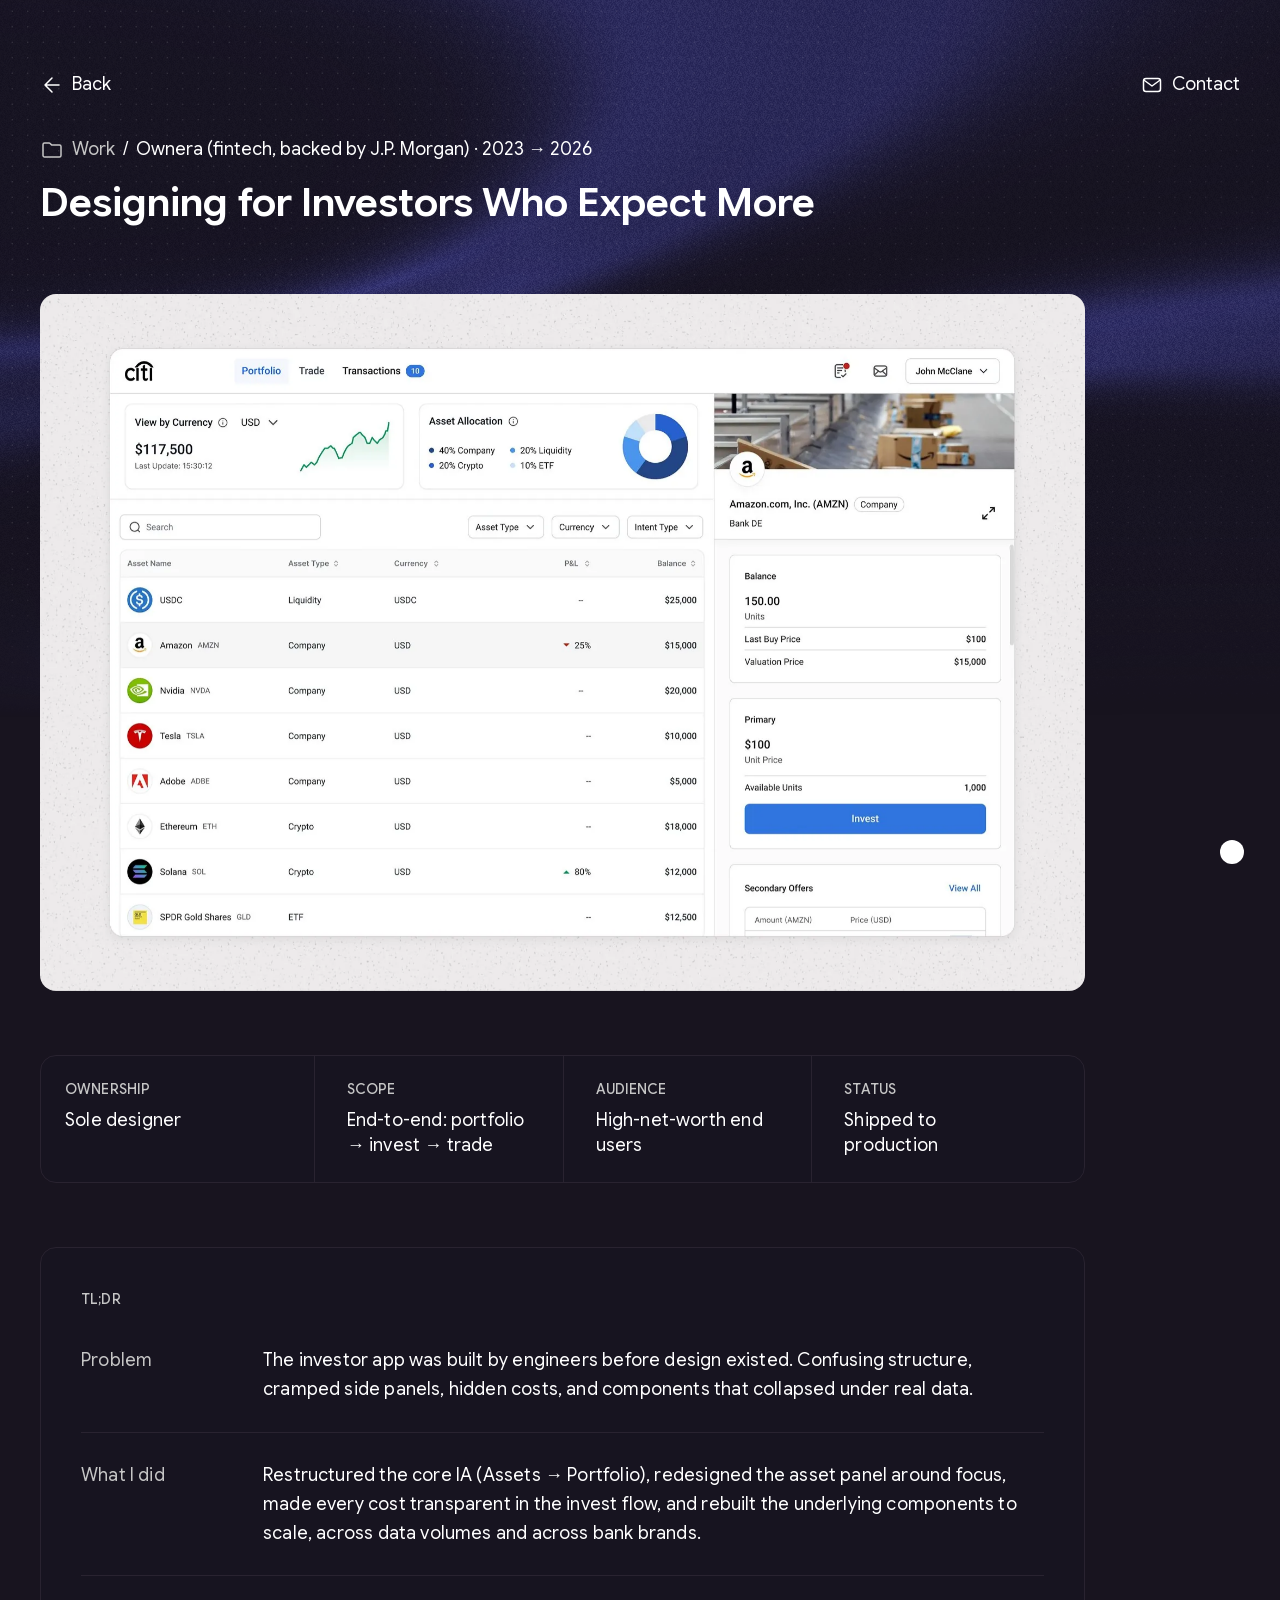
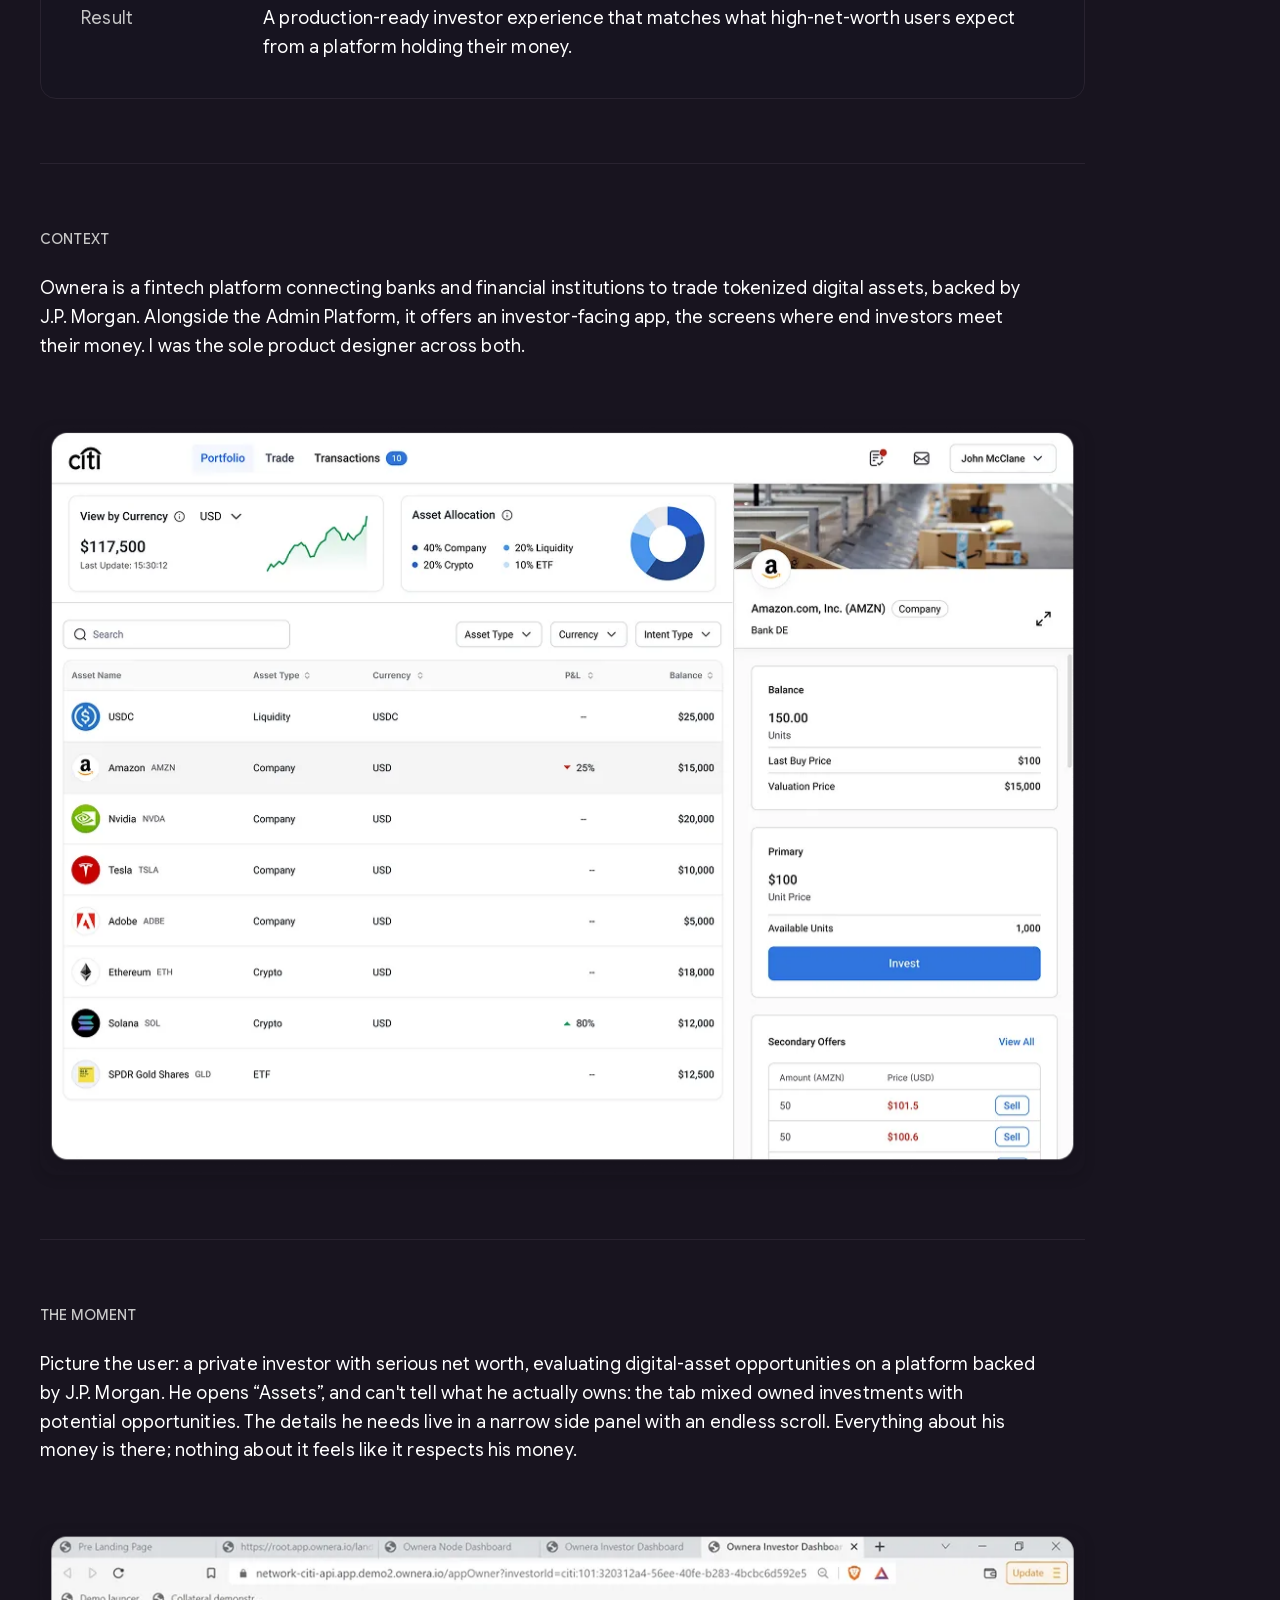
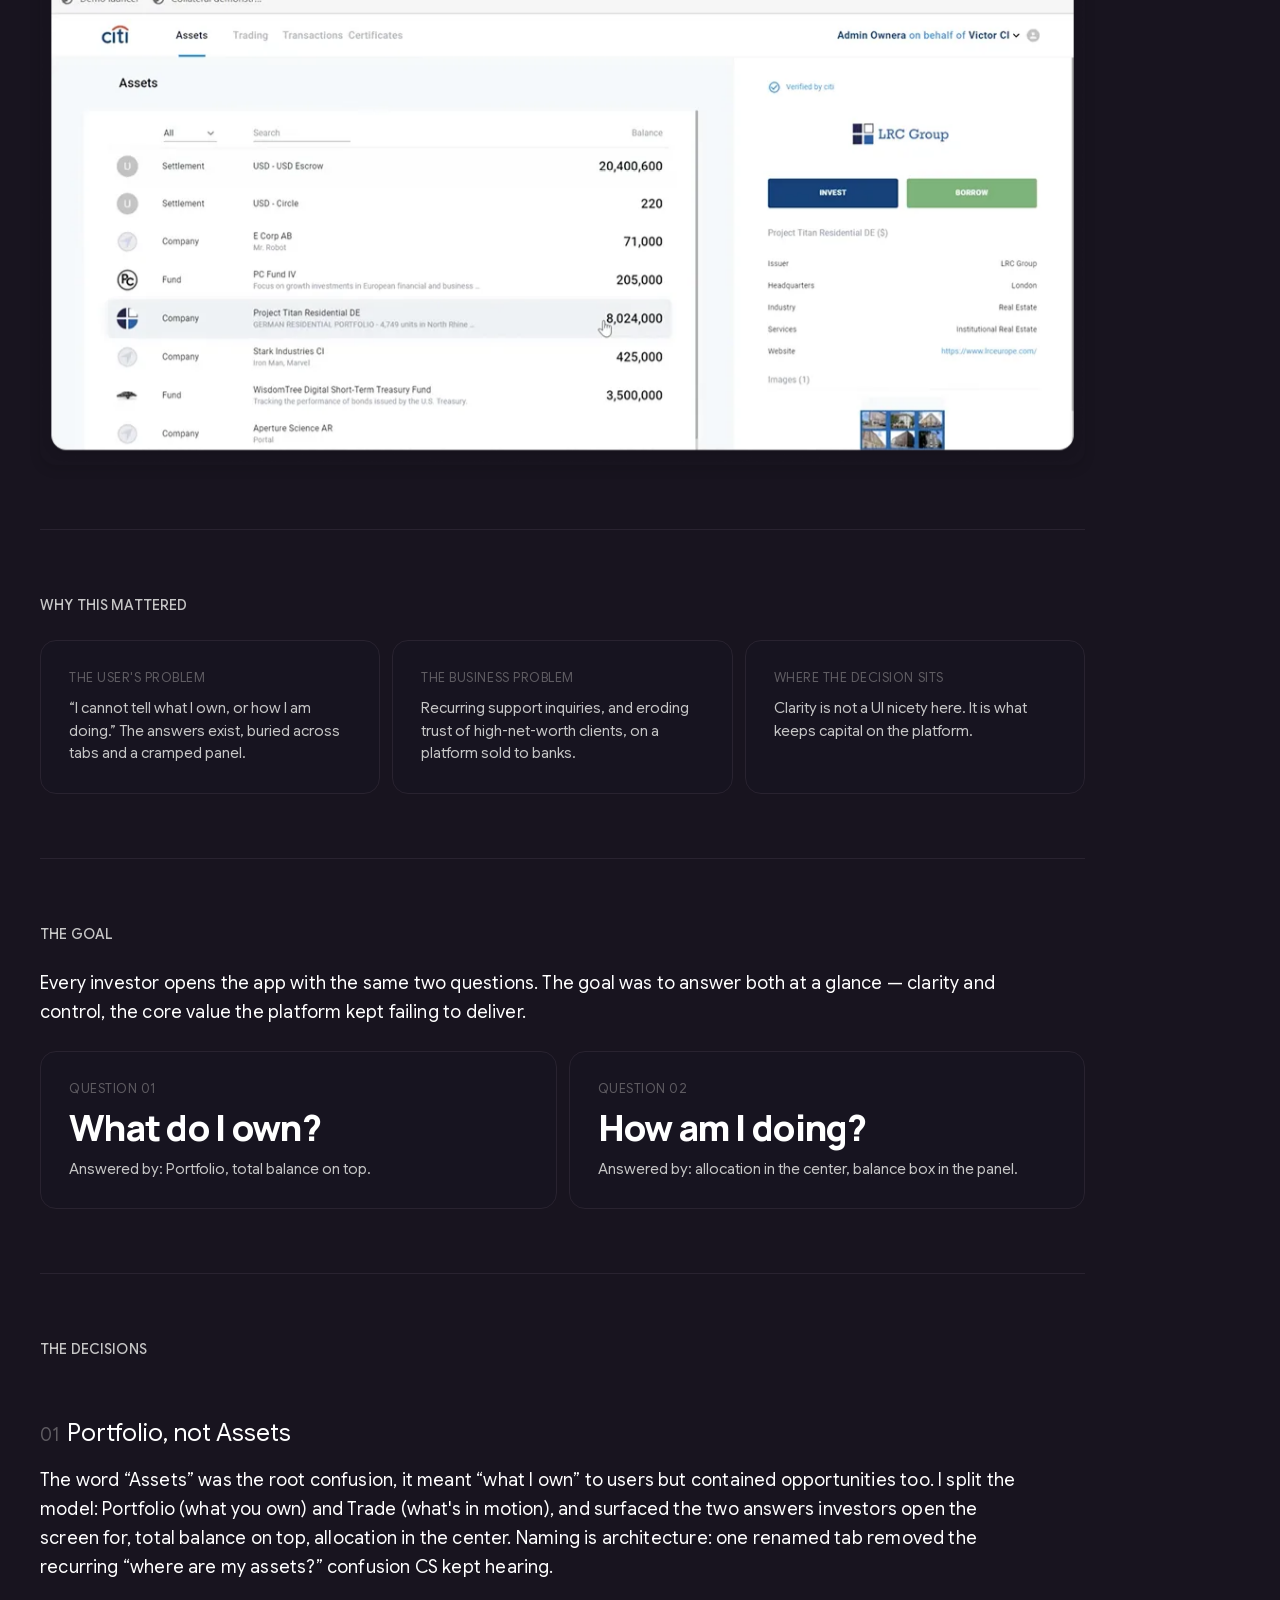
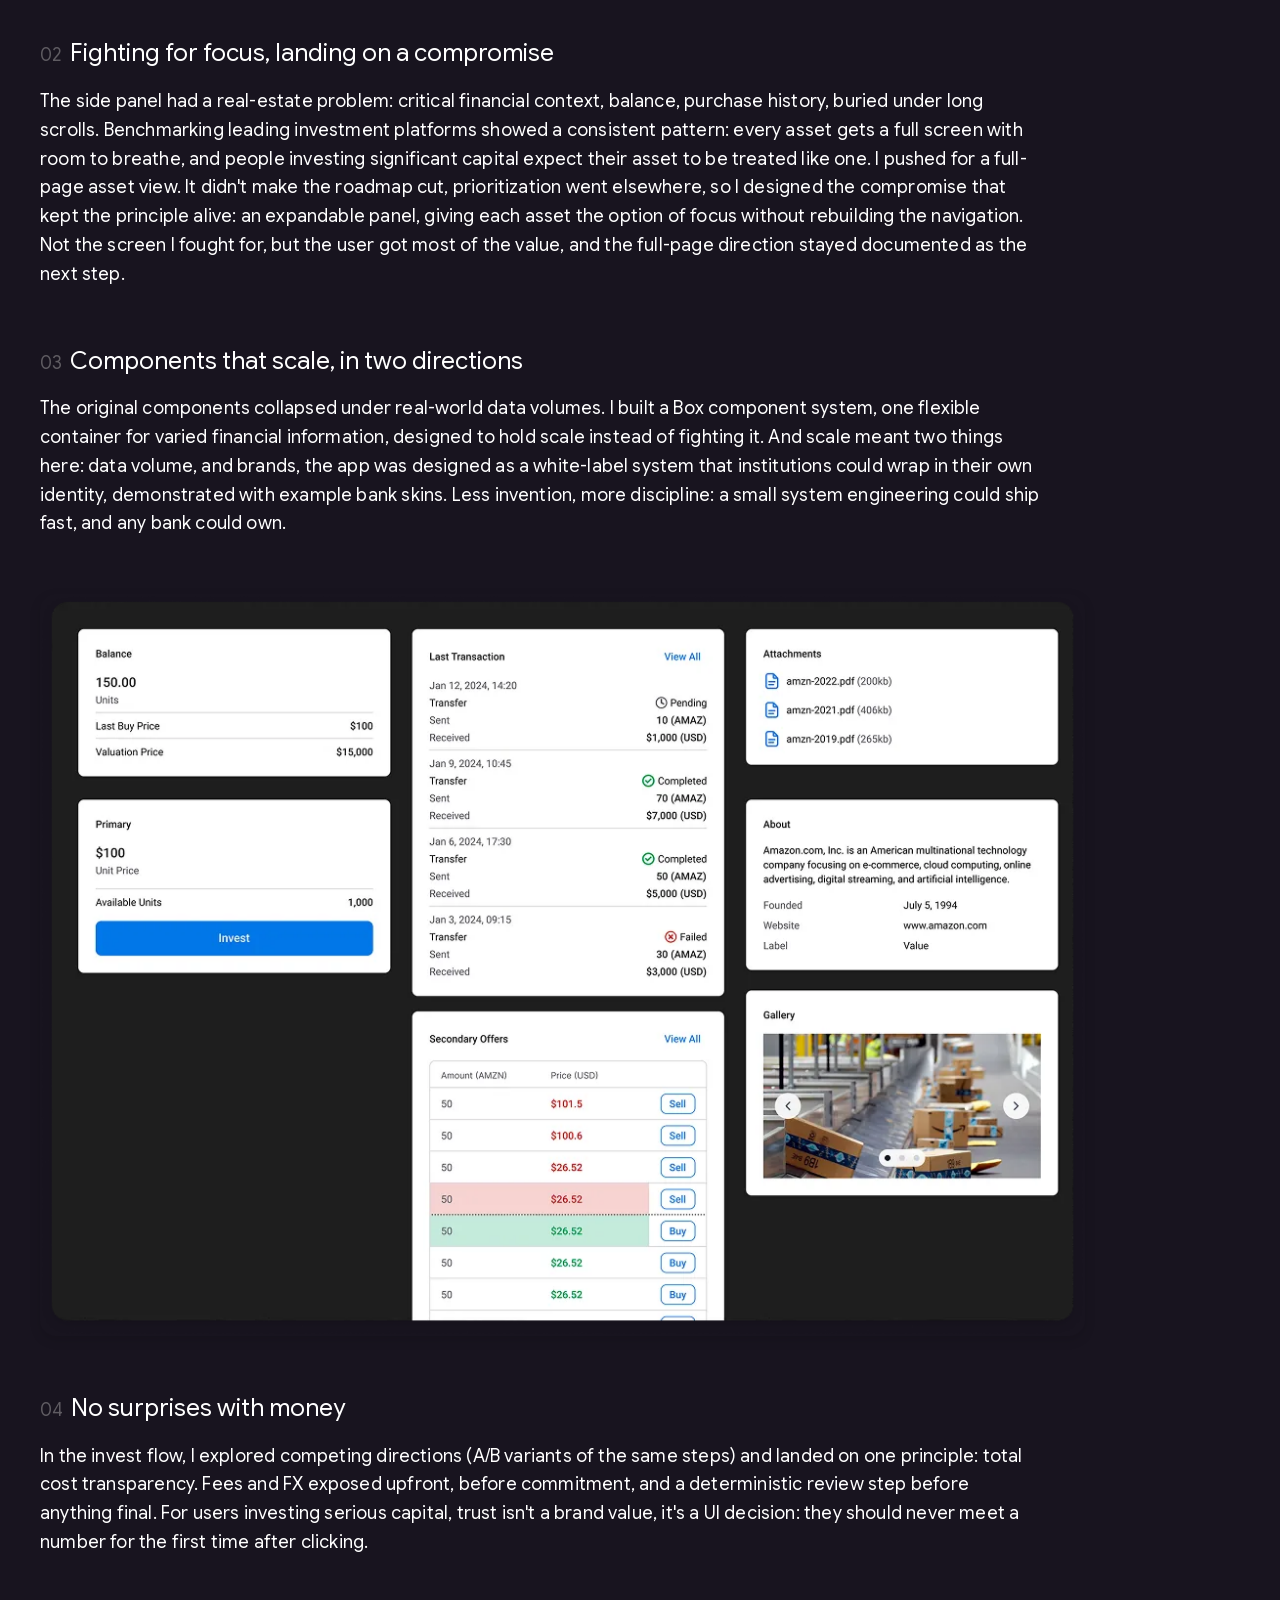
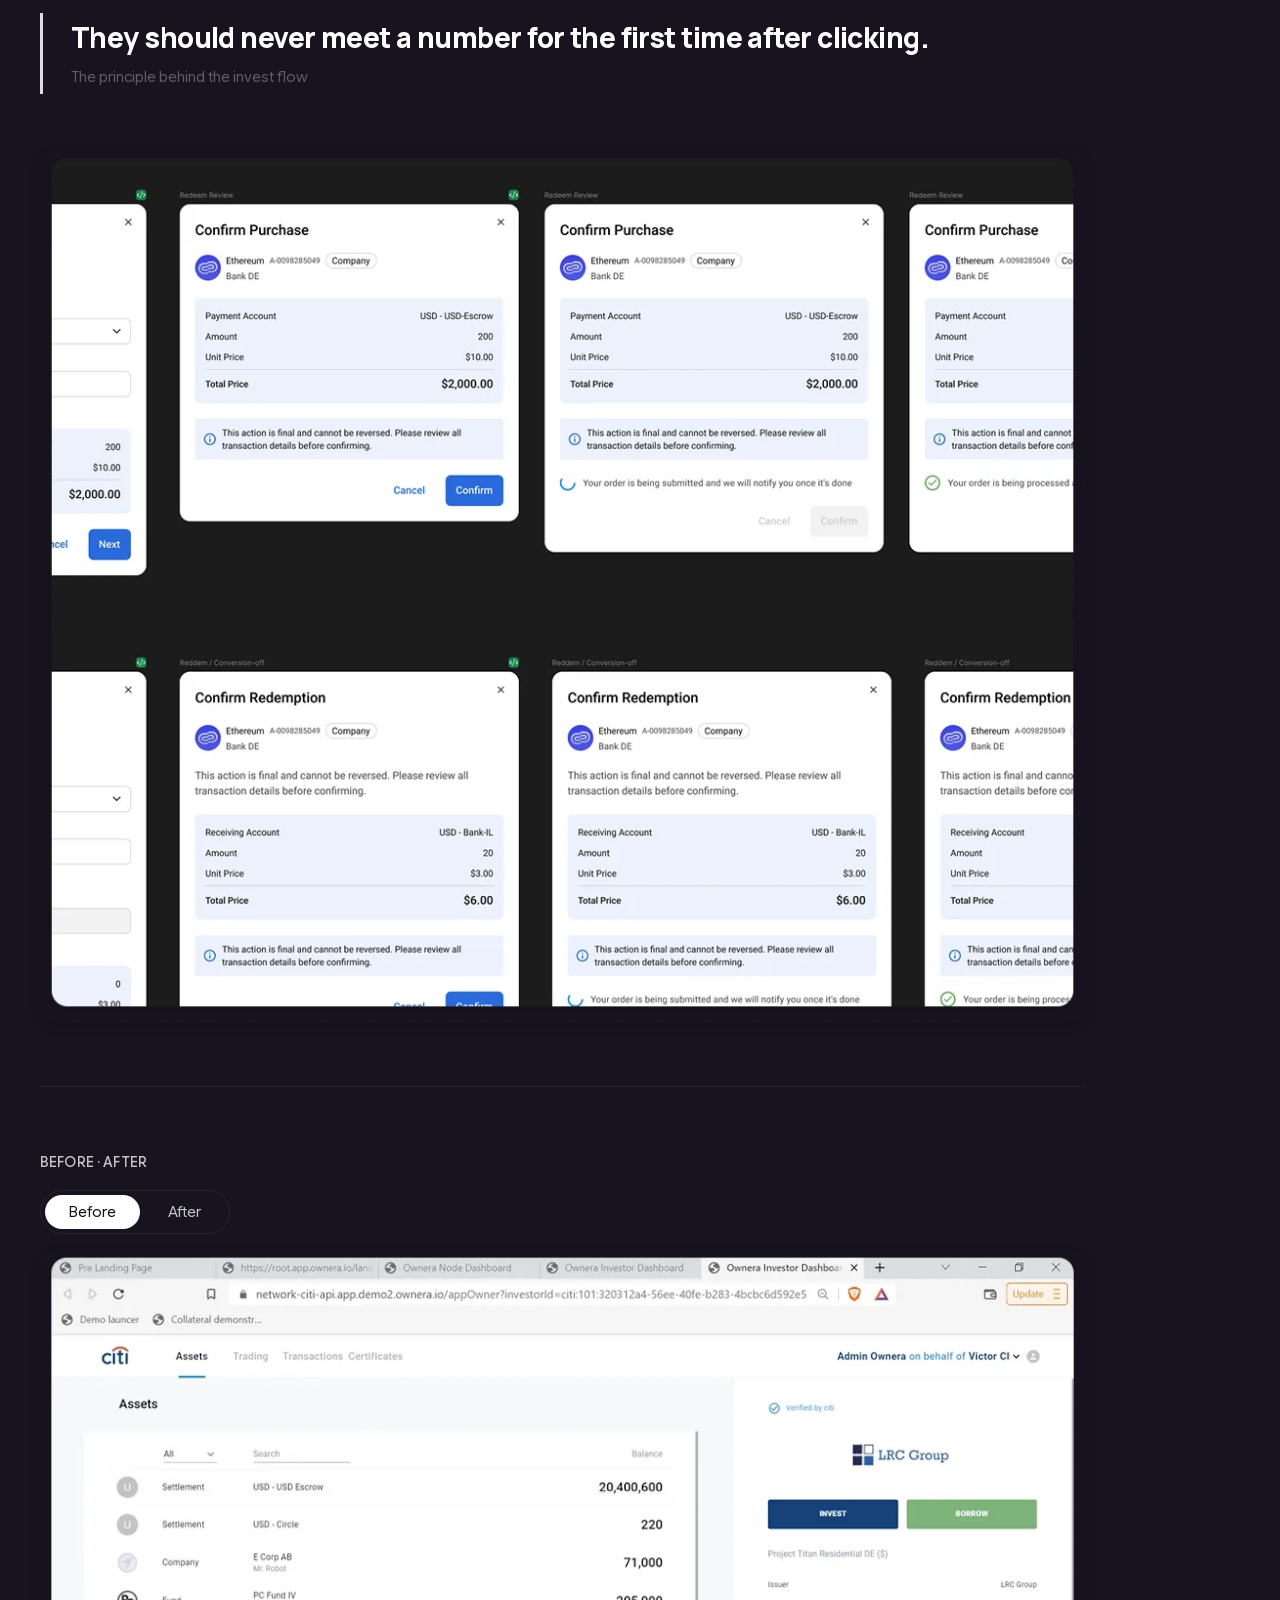
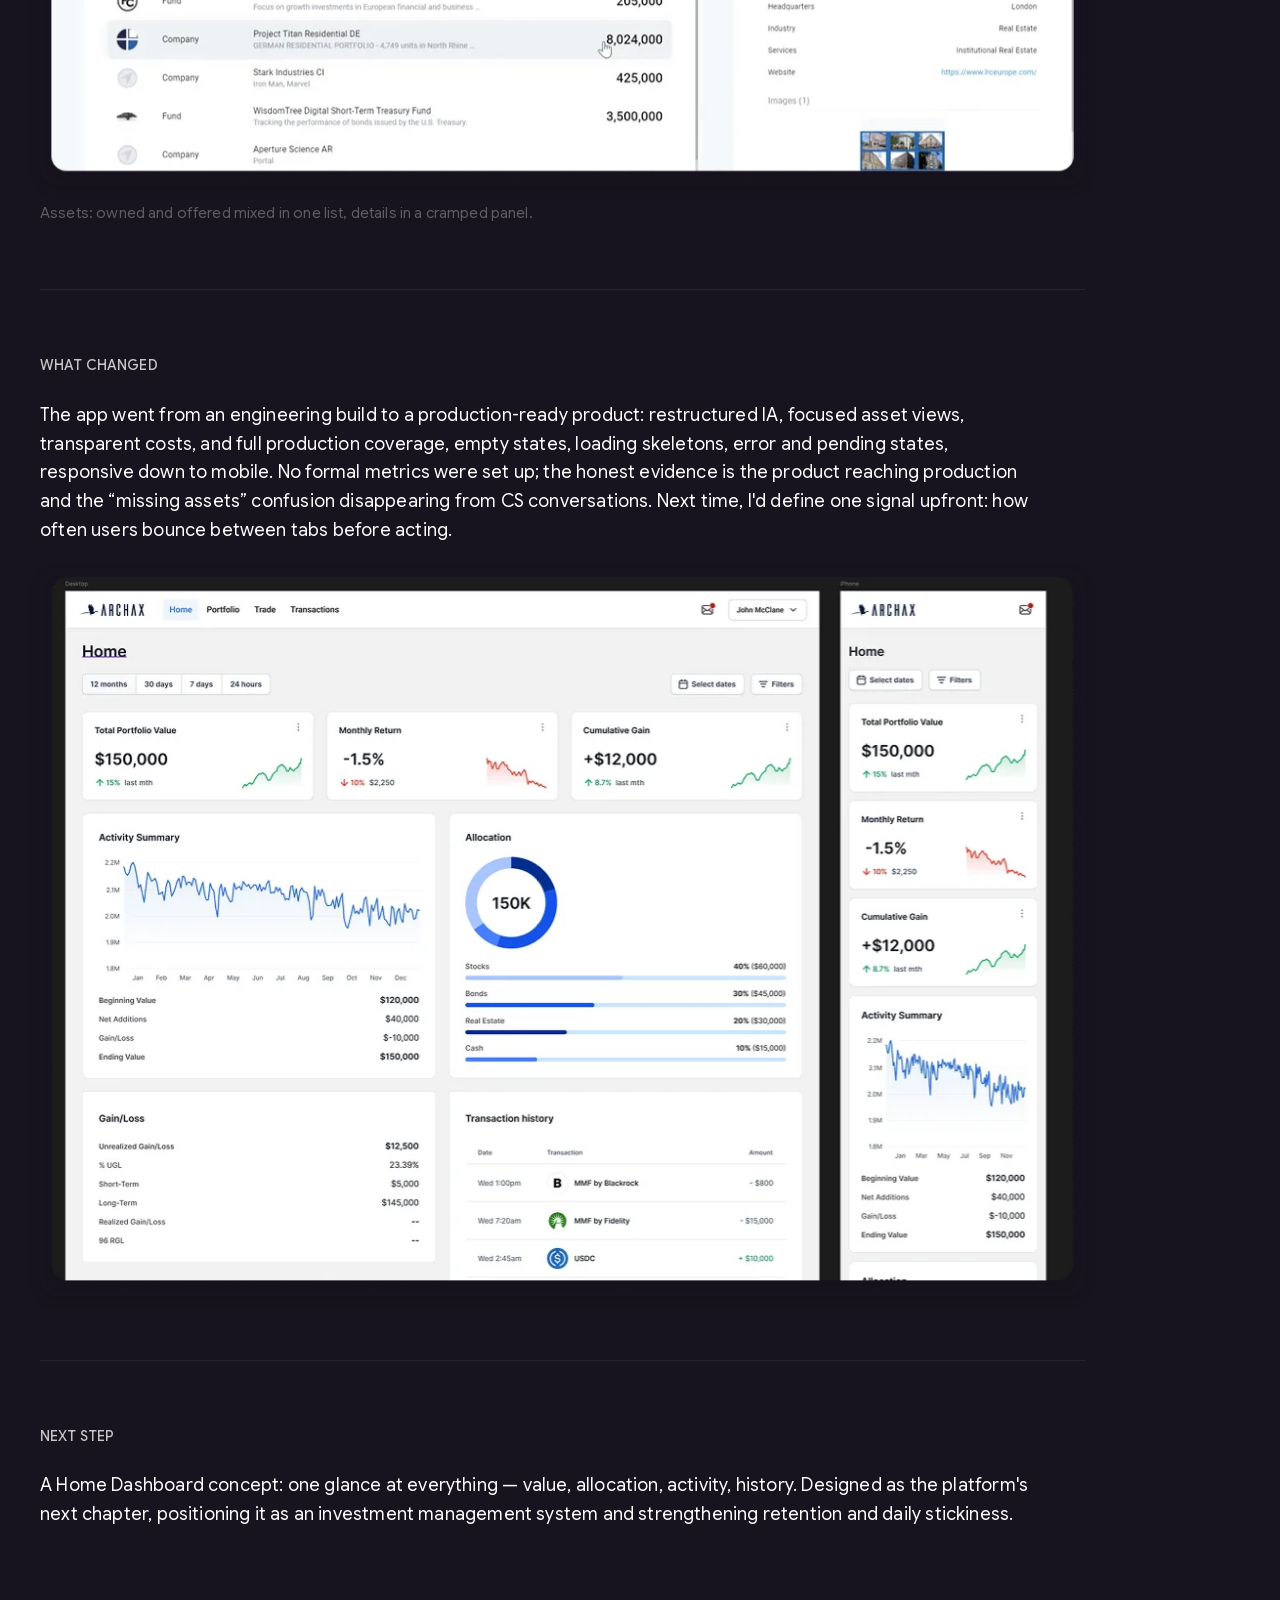
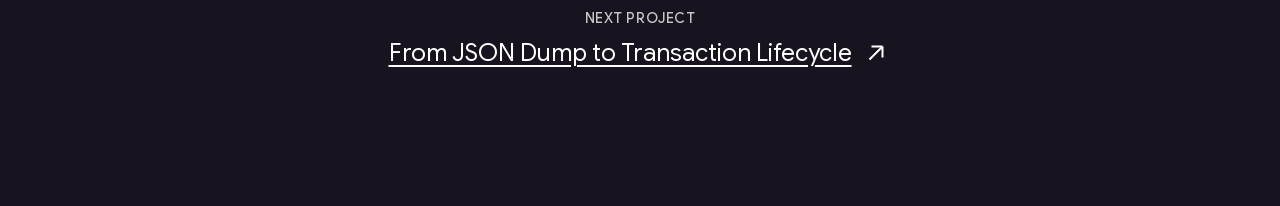
<file: ownera-investor/index.html>
<!DOCTYPE html>
<html lang="en">
<head>
  <meta charset="UTF-8">
  <meta name="viewport" content="width=device-width, initial-scale=1.0">

  <!-- Google tag (gtag.js) -->
  <script async src="https://www.googletagmanager.com/gtag/js?id=G-BXLP0J2923"></script>
  <script>
    window.dataLayer = window.dataLayer || [];
    function gtag(){dataLayer.push(arguments);}
    gtag('js', new Date());

    gtag('config', 'G-BXLP0J2923');
  </script>
  <!-- Hotjar Tracking Code for www.dekelhillel.com -->
  <script>
    (function(h,o,t,j,a,r){
        h.hj=h.hj||function(){(h.hj.q=h.hj.q||[]).push(arguments)};
        h._hjSettings={hjid:2517369,hjsv:6};
        a=o.getElementsByTagName('head')[0];
        r=o.createElement('script');r.async=1;
        r.src=t+h._hjSettings.hjid+j+h._hjSettings.hjsv;
        a.appendChild(r);
    })(window,document,'https://static.hotjar.com/c/hotjar-','.js?sv=');
  </script>

  <!-- ── Primary SEO ─────────────────────────────────────────── -->
  <title>Dekel Hillel · Designing for Investors Who Expect More</title>
  <meta name="description" content="Designing for Investors Who Expect More. Restructuring Ownera's investor app end-to-end: portfolio IA, focused asset views, transparent invest flow, and components that scale across data and bank brands.">
  <meta name="author" content="Dekel Hillel">
  <meta name="robots" content="index, follow">
  <link rel="canonical" href="https://dekelhillel.com/ownera-investor/">

  <!-- ── Open Graph ──────────────────────────────────────────── -->
  <meta property="og:type"        content="article">
  <meta property="og:url"         content="https://dekelhillel.com/ownera-investor/">
  <meta property="og:site_name"   content="Dekel Hillel">
  <meta property="og:title"       content="Designing for Investors Who Expect More">
  <meta property="og:description" content="Restructuring Ownera's investor app end-to-end: portfolio IA, focused asset views, and a transparent invest flow.">
  <meta property="og:image"       content="https://dekelhillel.com/og-image.png">

  <!-- ── Theme color ─────────────────────────────────────────── -->
  <meta name="theme-color" content="#18141f">

  <!-- ── Favicon ─────────────────────────────────────────────── -->
  <link rel="icon"             type="image/svg+xml"  href="/favicon.svg">
  <link rel="icon"             type="image/png" sizes="32x32" href="/favicon-32.png">
  <link rel="apple-touch-icon" sizes="180x180"       href="/apple-touch-icon.png">

  <!-- ── Self-hosted fonts (same faces, no third-party) ─────── -->
  <link rel="preload" href="/fonts/gsf-latin.woff2" as="font" type="font/woff2" crossorigin>

  <!-- Marks JS availability before first paint, so the reveal-on-scroll
       hidden state only ever applies when the script can undo it -->
  <script>document.documentElement.classList.add('js');</script>

  <style>
/* Google Sans Flex math */
@font-face {
  font-family: 'Google Sans Flex';
  font-style: normal;
  font-weight: 400;
  font-stretch: 100%;
  font-display: swap;
  src: url(/fonts/gsf-math.woff2) format('woff2');
  unicode-range: U+0302-0303, U+0305, U+0307-0308, U+0310, U+0312, U+0315, U+031A, U+0326-0327, U+032C, U+032F-0330, U+0332-0333, U+0338, U+033A, U+0346, U+034D, U+0391-03A1, U+03A3-03A9, U+03B1-03C9, U+03D1, U+03D5-03D6, U+03F0-03F1, U+03F4-03F5, U+2016-2017, U+2034-2038, U+203C, U+2040, U+2043, U+2047, U+2050, U+2057, U+205F, U+2070-2071, U+2074-208E, U+2090-209C, U+20D0-20DC, U+20E1, U+20E5-20EF, U+2100-2112, U+2114-2115, U+2117-2121, U+2123-214F, U+2190, U+2192, U+2194-21AE, U+21B0-21E5, U+21F1-21F2, U+21F4-2211, U+2213-2214, U+2216-22FF, U+2308-230B, U+2310, U+2319, U+231C-2321, U+2336-237A, U+237C, U+2395, U+239B-23B7, U+23D0, U+23DC-23E1, U+2474-2475, U+25AF, U+25B3, U+25B7, U+25BD, U+25C1, U+25CA, U+25CC, U+25FB, U+266D-266F, U+27C0-27FF, U+2900-2AFF, U+2B0E-2B11, U+2B30-2B4C, U+2BFE, U+3030, U+FF5B, U+FF5D, U+1D400-1D7FF, U+1EE00-1EEFF;
}
/* Google Sans Flex symbols */
@font-face {
  font-family: 'Google Sans Flex';
  font-style: normal;
  font-weight: 400;
  font-stretch: 100%;
  font-display: swap;
  src: url(/fonts/gsf-symbols.woff2) format('woff2');
  unicode-range: U+0001-000C, U+000E-001F, U+007F-009F, U+20DD-20E0, U+20E2-20E4, U+2150-218F, U+2190, U+2192, U+2194-2199, U+21AF, U+21E6-21F0, U+21F3, U+2218-2219, U+2299, U+22C4-22C6, U+2300-243F, U+2440-244A, U+2460-24FF, U+25A0-27BF, U+2800-28FF, U+2921-2922, U+2981, U+29BF, U+29EB, U+2B00-2BFF, U+4DC0-4DFF, U+FFF9-FFFB, U+10140-1018E, U+10190-1019C, U+101A0, U+101D0-101FD, U+102E0-102FB, U+10E60-10E7E, U+1D2C0-1D2D3, U+1D2E0-1D37F, U+1F000-1F0FF, U+1F100-1F1AD, U+1F1E6-1F1FF, U+1F30D-1F30F, U+1F315, U+1F31C, U+1F31E, U+1F320-1F32C, U+1F336, U+1F378, U+1F37D, U+1F382, U+1F393-1F39F, U+1F3A7-1F3A8, U+1F3AC-1F3AF, U+1F3C2, U+1F3C4-1F3C6, U+1F3CA-1F3CE, U+1F3D4-1F3E0, U+1F3ED, U+1F3F1-1F3F3, U+1F3F5-1F3F7, U+1F408, U+1F415, U+1F41F, U+1F426, U+1F43F, U+1F441-1F442, U+1F444, U+1F446-1F449, U+1F44C-1F44E, U+1F453, U+1F46A, U+1F47D, U+1F4A3, U+1F4B0, U+1F4B3, U+1F4B9, U+1F4BB, U+1F4BF, U+1F4C8-1F4CB, U+1F4D6, U+1F4DA, U+1F4DF, U+1F4E3-1F4E6, U+1F4EA-1F4ED, U+1F4F7, U+1F4F9-1F4FB, U+1F4FD-1F4FE, U+1F503, U+1F507-1F50B, U+1F50D, U+1F512-1F513, U+1F53E-1F54A, U+1F54F-1F5FA, U+1F610, U+1F650-1F67F, U+1F687, U+1F68D, U+1F691, U+1F694, U+1F698, U+1F6AD, U+1F6B2, U+1F6B9-1F6BA, U+1F6BC, U+1F6C6-1F6CF, U+1F6D3-1F6D7, U+1F6E0-1F6EA, U+1F6F0-1F6F3, U+1F6F7-1F6FC, U+1F700-1F7FF, U+1F800-1F80B, U+1F810-1F847, U+1F850-1F859, U+1F860-1F887, U+1F890-1F8AD, U+1F8B0-1F8BB, U+1F8C0-1F8C1, U+1F900-1F90B, U+1F93B, U+1F946, U+1F984, U+1F996, U+1F9E9, U+1FA00-1FA6F, U+1FA70-1FA7C, U+1FA80-1FA89, U+1FA8F-1FAC6, U+1FACE-1FADC, U+1FADF-1FAE9, U+1FAF0-1FAF8, U+1FB00-1FBFF;
}
/* Google Sans Flex latin-ext */
@font-face {
  font-family: 'Google Sans Flex';
  font-style: normal;
  font-weight: 400;
  font-stretch: 100%;
  font-display: swap;
  src: url(/fonts/gsf-latin-ext.woff2) format('woff2');
  unicode-range: U+0100-02BA, U+02BD-02C5, U+02C7-02CC, U+02CE-02D7, U+02DD-02FF, U+0304, U+0308, U+0329, U+1D00-1DBF, U+1E00-1E9F, U+1EF2-1EFF, U+2020, U+20A0-20AB, U+20AD-20C0, U+2113, U+2C60-2C7F, U+A720-A7FF;
}
/* Google Sans Flex latin */
@font-face {
  font-family: 'Google Sans Flex';
  font-style: normal;
  font-weight: 400;
  font-stretch: 100%;
  font-display: swap;
  src: url(/fonts/gsf-latin.woff2) format('woff2');
  unicode-range: U+0000-00FF, U+0131, U+0152-0153, U+02BB-02BC, U+02C6, U+02DA, U+02DC, U+0304, U+0308, U+0329, U+2000-206F, U+20AC, U+2122, U+2191, U+2193, U+2212, U+2215, U+FEFF, U+FFFD;
}
/* Google Sans Flex math */
@font-face {
  font-family: 'Google Sans Flex';
  font-style: normal;
  font-weight: 500;
  font-stretch: 100%;
  font-display: swap;
  src: url(/fonts/gsf-math.woff2) format('woff2');
  unicode-range: U+0302-0303, U+0305, U+0307-0308, U+0310, U+0312, U+0315, U+031A, U+0326-0327, U+032C, U+032F-0330, U+0332-0333, U+0338, U+033A, U+0346, U+034D, U+0391-03A1, U+03A3-03A9, U+03B1-03C9, U+03D1, U+03D5-03D6, U+03F0-03F1, U+03F4-03F5, U+2016-2017, U+2034-2038, U+203C, U+2040, U+2043, U+2047, U+2050, U+2057, U+205F, U+2070-2071, U+2074-208E, U+2090-209C, U+20D0-20DC, U+20E1, U+20E5-20EF, U+2100-2112, U+2114-2115, U+2117-2121, U+2123-214F, U+2190, U+2192, U+2194-21AE, U+21B0-21E5, U+21F1-21F2, U+21F4-2211, U+2213-2214, U+2216-22FF, U+2308-230B, U+2310, U+2319, U+231C-2321, U+2336-237A, U+237C, U+2395, U+239B-23B7, U+23D0, U+23DC-23E1, U+2474-2475, U+25AF, U+25B3, U+25B7, U+25BD, U+25C1, U+25CA, U+25CC, U+25FB, U+266D-266F, U+27C0-27FF, U+2900-2AFF, U+2B0E-2B11, U+2B30-2B4C, U+2BFE, U+3030, U+FF5B, U+FF5D, U+1D400-1D7FF, U+1EE00-1EEFF;
}
/* Google Sans Flex symbols */
@font-face {
  font-family: 'Google Sans Flex';
  font-style: normal;
  font-weight: 500;
  font-stretch: 100%;
  font-display: swap;
  src: url(/fonts/gsf-symbols.woff2) format('woff2');
  unicode-range: U+0001-000C, U+000E-001F, U+007F-009F, U+20DD-20E0, U+20E2-20E4, U+2150-218F, U+2190, U+2192, U+2194-2199, U+21AF, U+21E6-21F0, U+21F3, U+2218-2219, U+2299, U+22C4-22C6, U+2300-243F, U+2440-244A, U+2460-24FF, U+25A0-27BF, U+2800-28FF, U+2921-2922, U+2981, U+29BF, U+29EB, U+2B00-2BFF, U+4DC0-4DFF, U+FFF9-FFFB, U+10140-1018E, U+10190-1019C, U+101A0, U+101D0-101FD, U+102E0-102FB, U+10E60-10E7E, U+1D2C0-1D2D3, U+1D2E0-1D37F, U+1F000-1F0FF, U+1F100-1F1AD, U+1F1E6-1F1FF, U+1F30D-1F30F, U+1F315, U+1F31C, U+1F31E, U+1F320-1F32C, U+1F336, U+1F378, U+1F37D, U+1F382, U+1F393-1F39F, U+1F3A7-1F3A8, U+1F3AC-1F3AF, U+1F3C2, U+1F3C4-1F3C6, U+1F3CA-1F3CE, U+1F3D4-1F3E0, U+1F3ED, U+1F3F1-1F3F3, U+1F3F5-1F3F7, U+1F408, U+1F415, U+1F41F, U+1F426, U+1F43F, U+1F441-1F442, U+1F444, U+1F446-1F449, U+1F44C-1F44E, U+1F453, U+1F46A, U+1F47D, U+1F4A3, U+1F4B0, U+1F4B3, U+1F4B9, U+1F4BB, U+1F4BF, U+1F4C8-1F4CB, U+1F4D6, U+1F4DA, U+1F4DF, U+1F4E3-1F4E6, U+1F4EA-1F4ED, U+1F4F7, U+1F4F9-1F4FB, U+1F4FD-1F4FE, U+1F503, U+1F507-1F50B, U+1F50D, U+1F512-1F513, U+1F53E-1F54A, U+1F54F-1F5FA, U+1F610, U+1F650-1F67F, U+1F687, U+1F68D, U+1F691, U+1F694, U+1F698, U+1F6AD, U+1F6B2, U+1F6B9-1F6BA, U+1F6BC, U+1F6C6-1F6CF, U+1F6D3-1F6D7, U+1F6E0-1F6EA, U+1F6F0-1F6F3, U+1F6F7-1F6FC, U+1F700-1F7FF, U+1F800-1F80B, U+1F810-1F847, U+1F850-1F859, U+1F860-1F887, U+1F890-1F8AD, U+1F8B0-1F8BB, U+1F8C0-1F8C1, U+1F900-1F90B, U+1F93B, U+1F946, U+1F984, U+1F996, U+1F9E9, U+1FA00-1FA6F, U+1FA70-1FA7C, U+1FA80-1FA89, U+1FA8F-1FAC6, U+1FACE-1FADC, U+1FADF-1FAE9, U+1FAF0-1FAF8, U+1FB00-1FBFF;
}
/* Google Sans Flex latin-ext */
@font-face {
  font-family: 'Google Sans Flex';
  font-style: normal;
  font-weight: 500;
  font-stretch: 100%;
  font-display: swap;
  src: url(/fonts/gsf-latin-ext.woff2) format('woff2');
  unicode-range: U+0100-02BA, U+02BD-02C5, U+02C7-02CC, U+02CE-02D7, U+02DD-02FF, U+0304, U+0308, U+0329, U+1D00-1DBF, U+1E00-1E9F, U+1EF2-1EFF, U+2020, U+20A0-20AB, U+20AD-20C0, U+2113, U+2C60-2C7F, U+A720-A7FF;
}
/* Google Sans Flex latin */
@font-face {
  font-family: 'Google Sans Flex';
  font-style: normal;
  font-weight: 500;
  font-stretch: 100%;
  font-display: swap;
  src: url(/fonts/gsf-latin.woff2) format('woff2');
  unicode-range: U+0000-00FF, U+0131, U+0152-0153, U+02BB-02BC, U+02C6, U+02DA, U+02DC, U+0304, U+0308, U+0329, U+2000-206F, U+20AC, U+2122, U+2191, U+2193, U+2212, U+2215, U+FEFF, U+FFFD;
}
/* Google Sans Flex math */
@font-face {
  font-family: 'Google Sans Flex';
  font-style: normal;
  font-weight: 600;
  font-stretch: 100%;
  font-display: swap;
  src: url(/fonts/gsf-math.woff2) format('woff2');
  unicode-range: U+0302-0303, U+0305, U+0307-0308, U+0310, U+0312, U+0315, U+031A, U+0326-0327, U+032C, U+032F-0330, U+0332-0333, U+0338, U+033A, U+0346, U+034D, U+0391-03A1, U+03A3-03A9, U+03B1-03C9, U+03D1, U+03D5-03D6, U+03F0-03F1, U+03F4-03F5, U+2016-2017, U+2034-2038, U+203C, U+2040, U+2043, U+2047, U+2050, U+2057, U+205F, U+2070-2071, U+2074-208E, U+2090-209C, U+20D0-20DC, U+20E1, U+20E5-20EF, U+2100-2112, U+2114-2115, U+2117-2121, U+2123-214F, U+2190, U+2192, U+2194-21AE, U+21B0-21E5, U+21F1-21F2, U+21F4-2211, U+2213-2214, U+2216-22FF, U+2308-230B, U+2310, U+2319, U+231C-2321, U+2336-237A, U+237C, U+2395, U+239B-23B7, U+23D0, U+23DC-23E1, U+2474-2475, U+25AF, U+25B3, U+25B7, U+25BD, U+25C1, U+25CA, U+25CC, U+25FB, U+266D-266F, U+27C0-27FF, U+2900-2AFF, U+2B0E-2B11, U+2B30-2B4C, U+2BFE, U+3030, U+FF5B, U+FF5D, U+1D400-1D7FF, U+1EE00-1EEFF;
}
/* Google Sans Flex symbols */
@font-face {
  font-family: 'Google Sans Flex';
  font-style: normal;
  font-weight: 600;
  font-stretch: 100%;
  font-display: swap;
  src: url(/fonts/gsf-symbols.woff2) format('woff2');
  unicode-range: U+0001-000C, U+000E-001F, U+007F-009F, U+20DD-20E0, U+20E2-20E4, U+2150-218F, U+2190, U+2192, U+2194-2199, U+21AF, U+21E6-21F0, U+21F3, U+2218-2219, U+2299, U+22C4-22C6, U+2300-243F, U+2440-244A, U+2460-24FF, U+25A0-27BF, U+2800-28FF, U+2921-2922, U+2981, U+29BF, U+29EB, U+2B00-2BFF, U+4DC0-4DFF, U+FFF9-FFFB, U+10140-1018E, U+10190-1019C, U+101A0, U+101D0-101FD, U+102E0-102FB, U+10E60-10E7E, U+1D2C0-1D2D3, U+1D2E0-1D37F, U+1F000-1F0FF, U+1F100-1F1AD, U+1F1E6-1F1FF, U+1F30D-1F30F, U+1F315, U+1F31C, U+1F31E, U+1F320-1F32C, U+1F336, U+1F378, U+1F37D, U+1F382, U+1F393-1F39F, U+1F3A7-1F3A8, U+1F3AC-1F3AF, U+1F3C2, U+1F3C4-1F3C6, U+1F3CA-1F3CE, U+1F3D4-1F3E0, U+1F3ED, U+1F3F1-1F3F3, U+1F3F5-1F3F7, U+1F408, U+1F415, U+1F41F, U+1F426, U+1F43F, U+1F441-1F442, U+1F444, U+1F446-1F449, U+1F44C-1F44E, U+1F453, U+1F46A, U+1F47D, U+1F4A3, U+1F4B0, U+1F4B3, U+1F4B9, U+1F4BB, U+1F4BF, U+1F4C8-1F4CB, U+1F4D6, U+1F4DA, U+1F4DF, U+1F4E3-1F4E6, U+1F4EA-1F4ED, U+1F4F7, U+1F4F9-1F4FB, U+1F4FD-1F4FE, U+1F503, U+1F507-1F50B, U+1F50D, U+1F512-1F513, U+1F53E-1F54A, U+1F54F-1F5FA, U+1F610, U+1F650-1F67F, U+1F687, U+1F68D, U+1F691, U+1F694, U+1F698, U+1F6AD, U+1F6B2, U+1F6B9-1F6BA, U+1F6BC, U+1F6C6-1F6CF, U+1F6D3-1F6D7, U+1F6E0-1F6EA, U+1F6F0-1F6F3, U+1F6F7-1F6FC, U+1F700-1F7FF, U+1F800-1F80B, U+1F810-1F847, U+1F850-1F859, U+1F860-1F887, U+1F890-1F8AD, U+1F8B0-1F8BB, U+1F8C0-1F8C1, U+1F900-1F90B, U+1F93B, U+1F946, U+1F984, U+1F996, U+1F9E9, U+1FA00-1FA6F, U+1FA70-1FA7C, U+1FA80-1FA89, U+1FA8F-1FAC6, U+1FACE-1FADC, U+1FADF-1FAE9, U+1FAF0-1FAF8, U+1FB00-1FBFF;
}
/* Google Sans Flex latin-ext */
@font-face {
  font-family: 'Google Sans Flex';
  font-style: normal;
  font-weight: 600;
  font-stretch: 100%;
  font-display: swap;
  src: url(/fonts/gsf-latin-ext.woff2) format('woff2');
  unicode-range: U+0100-02BA, U+02BD-02C5, U+02C7-02CC, U+02CE-02D7, U+02DD-02FF, U+0304, U+0308, U+0329, U+1D00-1DBF, U+1E00-1E9F, U+1EF2-1EFF, U+2020, U+20A0-20AB, U+20AD-20C0, U+2113, U+2C60-2C7F, U+A720-A7FF;
}
/* Google Sans Flex latin */
@font-face {
  font-family: 'Google Sans Flex';
  font-style: normal;
  font-weight: 600;
  font-stretch: 100%;
  font-display: swap;
  src: url(/fonts/gsf-latin.woff2) format('woff2');
  unicode-range: U+0000-00FF, U+0131, U+0152-0153, U+02BB-02BC, U+02C6, U+02DA, U+02DC, U+0304, U+0308, U+0329, U+2000-206F, U+20AC, U+2122, U+2191, U+2193, U+2212, U+2215, U+FEFF, U+FFFD;
}
/* Google Sans Flex math */
@font-face {
  font-family: 'Google Sans Flex';
  font-style: normal;
  font-weight: 700;
  font-stretch: 100%;
  font-display: swap;
  src: url(/fonts/gsf-math.woff2) format('woff2');
  unicode-range: U+0302-0303, U+0305, U+0307-0308, U+0310, U+0312, U+0315, U+031A, U+0326-0327, U+032C, U+032F-0330, U+0332-0333, U+0338, U+033A, U+0346, U+034D, U+0391-03A1, U+03A3-03A9, U+03B1-03C9, U+03D1, U+03D5-03D6, U+03F0-03F1, U+03F4-03F5, U+2016-2017, U+2034-2038, U+203C, U+2040, U+2043, U+2047, U+2050, U+2057, U+205F, U+2070-2071, U+2074-208E, U+2090-209C, U+20D0-20DC, U+20E1, U+20E5-20EF, U+2100-2112, U+2114-2115, U+2117-2121, U+2123-214F, U+2190, U+2192, U+2194-21AE, U+21B0-21E5, U+21F1-21F2, U+21F4-2211, U+2213-2214, U+2216-22FF, U+2308-230B, U+2310, U+2319, U+231C-2321, U+2336-237A, U+237C, U+2395, U+239B-23B7, U+23D0, U+23DC-23E1, U+2474-2475, U+25AF, U+25B3, U+25B7, U+25BD, U+25C1, U+25CA, U+25CC, U+25FB, U+266D-266F, U+27C0-27FF, U+2900-2AFF, U+2B0E-2B11, U+2B30-2B4C, U+2BFE, U+3030, U+FF5B, U+FF5D, U+1D400-1D7FF, U+1EE00-1EEFF;
}
/* Google Sans Flex symbols */
@font-face {
  font-family: 'Google Sans Flex';
  font-style: normal;
  font-weight: 700;
  font-stretch: 100%;
  font-display: swap;
  src: url(/fonts/gsf-symbols.woff2) format('woff2');
  unicode-range: U+0001-000C, U+000E-001F, U+007F-009F, U+20DD-20E0, U+20E2-20E4, U+2150-218F, U+2190, U+2192, U+2194-2199, U+21AF, U+21E6-21F0, U+21F3, U+2218-2219, U+2299, U+22C4-22C6, U+2300-243F, U+2440-244A, U+2460-24FF, U+25A0-27BF, U+2800-28FF, U+2921-2922, U+2981, U+29BF, U+29EB, U+2B00-2BFF, U+4DC0-4DFF, U+FFF9-FFFB, U+10140-1018E, U+10190-1019C, U+101A0, U+101D0-101FD, U+102E0-102FB, U+10E60-10E7E, U+1D2C0-1D2D3, U+1D2E0-1D37F, U+1F000-1F0FF, U+1F100-1F1AD, U+1F1E6-1F1FF, U+1F30D-1F30F, U+1F315, U+1F31C, U+1F31E, U+1F320-1F32C, U+1F336, U+1F378, U+1F37D, U+1F382, U+1F393-1F39F, U+1F3A7-1F3A8, U+1F3AC-1F3AF, U+1F3C2, U+1F3C4-1F3C6, U+1F3CA-1F3CE, U+1F3D4-1F3E0, U+1F3ED, U+1F3F1-1F3F3, U+1F3F5-1F3F7, U+1F408, U+1F415, U+1F41F, U+1F426, U+1F43F, U+1F441-1F442, U+1F444, U+1F446-1F449, U+1F44C-1F44E, U+1F453, U+1F46A, U+1F47D, U+1F4A3, U+1F4B0, U+1F4B3, U+1F4B9, U+1F4BB, U+1F4BF, U+1F4C8-1F4CB, U+1F4D6, U+1F4DA, U+1F4DF, U+1F4E3-1F4E6, U+1F4EA-1F4ED, U+1F4F7, U+1F4F9-1F4FB, U+1F4FD-1F4FE, U+1F503, U+1F507-1F50B, U+1F50D, U+1F512-1F513, U+1F53E-1F54A, U+1F54F-1F5FA, U+1F610, U+1F650-1F67F, U+1F687, U+1F68D, U+1F691, U+1F694, U+1F698, U+1F6AD, U+1F6B2, U+1F6B9-1F6BA, U+1F6BC, U+1F6C6-1F6CF, U+1F6D3-1F6D7, U+1F6E0-1F6EA, U+1F6F0-1F6F3, U+1F6F7-1F6FC, U+1F700-1F7FF, U+1F800-1F80B, U+1F810-1F847, U+1F850-1F859, U+1F860-1F887, U+1F890-1F8AD, U+1F8B0-1F8BB, U+1F8C0-1F8C1, U+1F900-1F90B, U+1F93B, U+1F946, U+1F984, U+1F996, U+1F9E9, U+1FA00-1FA6F, U+1FA70-1FA7C, U+1FA80-1FA89, U+1FA8F-1FAC6, U+1FACE-1FADC, U+1FADF-1FAE9, U+1FAF0-1FAF8, U+1FB00-1FBFF;
}
/* Google Sans Flex latin-ext */
@font-face {
  font-family: 'Google Sans Flex';
  font-style: normal;
  font-weight: 700;
  font-stretch: 100%;
  font-display: swap;
  src: url(/fonts/gsf-latin-ext.woff2) format('woff2');
  unicode-range: U+0100-02BA, U+02BD-02C5, U+02C7-02CC, U+02CE-02D7, U+02DD-02FF, U+0304, U+0308, U+0329, U+1D00-1DBF, U+1E00-1E9F, U+1EF2-1EFF, U+2020, U+20A0-20AB, U+20AD-20C0, U+2113, U+2C60-2C7F, U+A720-A7FF;
}
/* Google Sans Flex latin */
@font-face {
  font-family: 'Google Sans Flex';
  font-style: normal;
  font-weight: 700;
  font-stretch: 100%;
  font-display: swap;
  src: url(/fonts/gsf-latin.woff2) format('woff2');
  unicode-range: U+0000-00FF, U+0131, U+0152-0153, U+02BB-02BC, U+02C6, U+02DA, U+02DC, U+0304, U+0308, U+0329, U+2000-206F, U+20AC, U+2122, U+2191, U+2193, U+2212, U+2215, U+FEFF, U+FFFD;
}
/* Manrope latin-ext */
@font-face {
  font-family: 'Manrope';
  font-style: normal;
  font-weight: 800;
  font-display: swap;
  src: url(/fonts/manrope-800-latin-ext.woff2) format('woff2');
  unicode-range: U+0100-02BA, U+02BD-02C5, U+02C7-02CC, U+02CE-02D7, U+02DD-02FF, U+0304, U+0308, U+0329, U+1D00-1DBF, U+1E00-1E9F, U+1EF2-1EFF, U+2020, U+20A0-20AB, U+20AD-20C0, U+2113, U+2C60-2C7F, U+A720-A7FF;
}
/* Manrope latin */
@font-face {
  font-family: 'Manrope';
  font-style: normal;
  font-weight: 800;
  font-display: swap;
  src: url(/fonts/manrope-800-latin.woff2) format('woff2');
  unicode-range: U+0000-00FF, U+0131, U+0152-0153, U+02BB-02BC, U+02C6, U+02DA, U+02DC, U+0304, U+0308, U+0329, U+2000-206F, U+20AC, U+2122, U+2191, U+2193, U+2212, U+2215, U+FEFF, U+FFFD;
}

    *, *::before, *::after {
      box-sizing: border-box;
      margin: 0;
      padding: 0;
    }

    :root {
      --bg: #18141f;            /* page background (the home card color) */
      --panel: #171420;         /* stat / TL;DR panel background */
      --border: #292330;        /* panels, dividers */
      --text: #ffffff;          /* primary text */
      --secondary: #5f5c62;     /* decision numbers */
      --muted: #c6c6c6;         /* labels, breadcrumb */
      --font-body: 'Google Sans Flex', 'DM Sans', sans-serif;
    }

    html {
      /* Native fallback when Lenis isn't running */
      scroll-behavior: smooth;
      background: var(--bg);
      overflow-x: hidden;
      overflow-x: clip;
      -webkit-text-size-adjust: 100%;
      text-size-adjust: 100%;
    }

    body {
      background: var(--bg);
      color: var(--text);
      font-family: var(--font-body);
      font-size: 1.125rem;  /* 18px */
      line-height: 1.4;
      overflow-x: hidden;
      overflow-x: clip;
      position: relative;
      -webkit-font-smoothing: antialiased;
      -moz-osx-font-smoothing: grayscale;
    }

    a {
      color: inherit;
    }

    .lenis.lenis-smooth {
      scroll-behavior: auto !important;
    }

    /* ============================================================
       REVEAL ON SCROLL (same behavior as the homepage)
    ============================================================ */
    .js [data-reveal] {
      opacity: 0;
      transform: translateY(24px);
      transition: opacity 0.6s ease, transform 0.6s ease;
    }

    .js [data-reveal].is-revealed {
      opacity: 1;
      transform: translateY(0);
    }

    @media (prefers-reduced-motion: reduce) {
      .js [data-reveal] {
        opacity: 1;
        transform: none;
        transition: none;
      }
    }

    /* ============================================================
       PAGE-TOP BACKGROUND — the homepage's layered effects
       (ColorBends + DotField via ../assets/hero-effects.js),
       shown at 80% opacity per the design.
    ============================================================ */
    .hero {
      position: absolute;
      top: 0;
      left: 0;
      width: 100%;
      aspect-ratio: 1440 / 810;
      opacity: 0.8;
      overflow: hidden;
      pointer-events: none;
      z-index: 0;
    }

    .hero-bg {
      position: absolute;
      inset: 0;
      -webkit-mask-image: linear-gradient(to bottom, #000 72%, transparent 100%);
              mask-image: linear-gradient(to bottom, #000 72%, transparent 100%);
    }

    .hero-bends,
    .hero-dots {
      position: absolute;
      inset: 0;
      overflow: hidden;
      opacity: 0;
      transition: opacity 0.8s ease;
    }

    .hero-bg.fx-ready .hero-bends,
    .hero-bg.fx-ready .hero-dots {
      opacity: 1;
    }

    .hero-bends canvas,
    .hero-dots canvas,
    .hero-dots svg {
      position: absolute;
      inset: 0;
      width: 100%;
      height: 100%;
      display: block;
    }

    /* ============================================================
       LAYOUT
    ============================================================ */
    .page {
      position: relative;
      z-index: 1;
      display: flex;
      flex-direction: column;
      align-items: center;
      padding: 16px 40px 136px;
    }

    .case {
      display: flex;
      flex-direction: column;
      align-items: center;
      gap: 80px;
      width: 1157px;
      max-width: 100%;
    }

    .case-inner {
      display: flex;
      flex-direction: column;
      gap: 64px;
      padding: 56px;
      width: 100%;
    }

    .case-inner > * {
      width: 100%;
      max-width: 1045px;
    }

    /* ── Header ─────────────────────────────────────────────── */
    .case-header {
      display: flex;
      flex-direction: column;
      gap: 40px;
      max-width: 100%;
    }

    .back-link {
      display: inline-flex;
      align-items: center;
      gap: 8px;
      text-decoration: none;
      align-self: flex-start;
    }

    .back-link svg {
      width: 24px;
      height: 24px;
      flex-shrink: 0;
      transition: transform 0.3s cubic-bezier(0.16, 1, 0.3, 1);
    }

    .back-link:hover svg {
      transform: translateX(-4px);
    }

    /* ============================================================
       STICKY BACK BAR
       Slides in from the top once the inline Back link scrolls out
       of view; the inner wrapper mirrors the content column so the
       link stays aligned with the page at every breakpoint.
    ============================================================ */
    .back-bar {
      position: fixed;
      top: 0;
      left: 0;
      width: 100%;
      z-index: 40;  /* below the reading progress bar (50) */
      background: rgba(24, 20, 31, 0.7);
      opacity: 0;
      visibility: hidden;
      transform: translateY(-8px);
      transition:
        opacity 0.5s ease,
        transform 0.6s cubic-bezier(0.16, 1, 0.3, 1),
        -webkit-backdrop-filter 0.5s ease,
        backdrop-filter 0.5s ease,
        visibility 0s linear 0.5s;
      -webkit-backdrop-filter: blur(0px);
              backdrop-filter: blur(0px);
    }

    .back-bar.visible {
      opacity: 1;
      visibility: visible;
      transform: translateY(0);
      -webkit-backdrop-filter: blur(14px);
              backdrop-filter: blur(14px);
      transition:
        opacity 0.5s ease,
        transform 0.6s cubic-bezier(0.16, 1, 0.3, 1),
        -webkit-backdrop-filter 0.5s ease,
        backdrop-filter 0.5s ease;
    }

    .back-bar-inner {
      max-width: calc(1045px + 80px);  /* content column + page gutters */
      margin: 0 auto;
      padding: 24px 40px;
      display: flex;
    }

    .crumb-title {
      display: flex;
      flex-direction: column;
      gap: 12px;
    }

    .crumb {
      display: flex;
      align-items: center;
      flex-wrap: wrap;
      gap: 8px;
    }

    .crumb svg {
      width: 24px;
      height: 24px;
      flex-shrink: 0;
    }

    .crumb .muted {
      color: var(--muted);
    }

    h1 {
      font-size: 2.5rem;  /* 40px */
      font-weight: 600;
      line-height: 1.4;
    }

    /* ── Images (same skeleton loading state as the homepage) ── */
    .shot {
      display: block;
      aspect-ratio: 3 / 2;
      border-radius: 16px;
      overflow: hidden;
      position: relative;
      background: #211c2a;
    }

    .shot::before {
      content: "";
      position: absolute;
      inset: 0;
      background: linear-gradient(100deg, transparent 35%, rgba(255, 255, 255, 0.07) 50%, transparent 65%);
      transform: translateX(-100%);
      animation: shimmer 1.4s ease-in-out infinite;
    }

    .shot picture {
      display: block;
      width: 100%;
      height: 100%;
    }

    .shot img,
    .shot video {
      display: block;
      width: 100%;
      height: 100%;
      object-fit: cover;
      position: relative;
      opacity: 0;
      transition: opacity 0.5s ease;
    }

    .shot.loaded { background: none; }
    .shot.loaded::before { content: none; }
    .shot.loaded img,
    .shot.loaded video { opacity: 1; }

    /* Homepage-consistent hover: subtle zoom on clickable screenshots */
    .shot:not(.shot--video) img {
      transition: opacity 0.5s ease, transform 0.6s cubic-bezier(0.2, 0.6, 0.2, 1);
    }

    .shot:not(.shot--video) img {
      will-change: transform;
    }

    .shot:not(.shot--video):hover img {
      transform: scale(1.025);
    }

    @media (prefers-reduced-motion: reduce) {
      .shot:not(.shot--video):hover img { transform: none; }
    }

    @keyframes shimmer {
      100% { transform: translateX(100%); }
    }

    /* hover tint before opening the lightbox — #18141F at 10%,
       eased in and out */
    .shot::after {
      content: "";
      position: absolute;
      inset: 0;
      background: rgba(24, 20, 31, 0.1);
      opacity: 0;
      pointer-events: none;
      z-index: 1;
      transition: opacity 0.35s ease-in-out;
    }

    .shot:hover::after {
      opacity: 1;
    }

    @media (prefers-reduced-motion: reduce) {
      .shot::after { transition: none; }
    }

    .shot--shadow {
      box-shadow: 0 4px 12px rgba(0, 0, 0, 0.12);
    }

    .shot--portfolio { aspect-ratio: 1069 / 767; }
    .shot--before    { aspect-ratio: 1104 / 566; }
    .shot--boxes     { aspect-ratio: 1069 / 759; }
    .shot--invest    { aspect-ratio: 1440 / 1024; }
    .shot--mobile    { aspect-ratio: 1069 / 892; }
    .shot--states    { aspect-ratio: 1069 / 744; }

    /* ── Labels ─────────────────────────────────────────────── */
    .label {
      font-size: 0.875rem;  /* 14px */
      font-weight: 500;
      letter-spacing: 0.04em;
      text-transform: uppercase;
      color: var(--muted);
      line-height: 1.4;
    }

    /* ── Stats row ──────────────────────────────────────────── */
    .stats {
      list-style: none;
      display: grid;
      grid-template-columns: repeat(4, minmax(0, 1fr));
      background: var(--panel);
      border: 1px solid var(--border);
      border-radius: 16px;
      padding: 0 24px;
    }

    .stat {
      display: flex;
      flex-direction: column;
      gap: 8px;
      padding: 24px 32px 24px 0;
      overflow-wrap: break-word;
    }

    .stat + .stat {
      border-left: 1px solid var(--border);
      padding-left: 32px;
    }

    .stat p {
      letter-spacing: 0.01em;
    }

    /* ── TL;DR panel ────────────────────────────────────────── */
    .tldr {
      background: var(--panel);
      border: 1px solid var(--border);
      border-radius: 16px;
      padding: 16px 40px 8px;
      display: flex;
      flex-direction: column;
    }

    .tldr .label {
      padding: 24px 0 8px;
    }

    .tldr-row {
      display: grid;
      grid-template-columns: 150px 1fr;
      gap: 32px;
      padding: 28px 0;
    }

    .tldr-row + .tldr-row {
      border-top: 1px solid var(--border);
    }

    .tldr-row p {
      margin: 0;
    }

    .tldr-key {
      color: var(--muted);
      line-height: 1.6;
    }

    @media (max-width: 700px) {
      .tldr-row {
        grid-template-columns: 1fr;
        gap: 8px;
      }
    }

    .tldr .label {
      text-transform: none;  /* "TL;DR" as designed */
    }

    .tldr p {
      line-height: 1.6;
      letter-spacing: 0.01em;
    }

    .tldr p .muted {
      color: var(--muted);
    }

    /* ── Content sections ───────────────────────────────────── */
    .divider {
      border: 0;
      border-top: 1px solid var(--border);
    }

    .block {
      display: flex;
      flex-direction: column;
      gap: 24px;
    }

    .block > p,
    .decision > p {
      line-height: 1.6;
      letter-spacing: 0.01em;
      max-width: 1000px;
      overflow-wrap: break-word;
    }

    .decisions {
      gap: 56px;
    }

    .decision {
      display: flex;
      flex-direction: column;
      gap: 16px;
    }

    .decision h2 {
      font-size: 1.5rem;  /* 24px */
      font-weight: 400;
      line-height: 1.4;
    }

    .decision h2 .num {
      color: var(--secondary);
      font-size: 0.75em;  /* 18px next to the 24px title */
      margin-right: 8px;
    }

    /* ── Next project ───────────────────────────────────────── */
    .next-project {
      display: flex;
      flex-direction: column;
      align-items: center;
      gap: 8px;
      text-decoration: none;
      text-align: center;
    }

    .next-link {
      display: flex;
      align-items: center;
      justify-content: center;
      gap: 8px;
    }

    .next-link > span {
      font-size: 1.5rem;
      line-height: 1.4;
      text-decoration: underline;
      text-underline-position: from-font;
      transition: text-decoration-color 0.2s ease;
      overflow-wrap: break-word;
    }

    .next-project:hover .next-link > span {
      text-decoration-color: #FF0000;
    }

    .next-link svg {
      width: 32px;
      height: 32px;
      flex-shrink: 0;
    }


    /* ============================================================
       LIGHTBOX — click a screenshot to view it full size
    ============================================================ */
    .shot { cursor: zoom-in; }

    .lightbox {
      position: fixed;
      inset: 0;
      z-index: 100;
      display: flex;
      align-items: center;
      justify-content: center;
      padding: 24px;
      background: rgba(17, 15, 24, 0.94);
      -webkit-backdrop-filter: blur(8px);
              backdrop-filter: blur(8px);
      opacity: 0;
      pointer-events: none;
      transition: opacity 0.3s ease;
      cursor: zoom-out;
    }

    .lightbox.open {
      opacity: 1;
      pointer-events: auto;
    }

    .lightbox img,
    .lightbox video {
      max-width: min(1800px, 100%);
      max-height: 100%;
      width: auto;
      height: auto;
      border-radius: 12px;
      box-shadow: 0 24px 80px rgba(0, 0, 0, 0.5);
      transform: scale(0.96);
      transition: transform 0.35s cubic-bezier(0.16, 1, 0.3, 1);
    }

    .lightbox.open img,
    .lightbox.open video {
      transform: scale(1);
    }

    /* only the active medium is shown */
    .lightbox video { display: none; }
    .lightbox.show-video img { display: none; }
    .lightbox.show-video video { display: block; }

    .lightbox-close {
      position: absolute;
      top: calc(24px + env(safe-area-inset-top, 0px));
      right: calc(24px + env(safe-area-inset-right, 0px));
      width: 40px;
      height: 40px;
      display: flex;
      align-items: center;
      justify-content: center;
      border: none;
      border-radius: 99px;
      background: rgba(255, 255, 255, 0.1);
      color: #fff;
      font-size: 20px;
      line-height: 1;
      cursor: pointer;
      transition: background 0.2s ease, transform 0.2s ease;
    }

    .lightbox-close:hover {
      background: rgba(255, 255, 255, 0.2);
      transform: scale(1.08);
    }

    .lightbox-close:focus {
      outline: none;  /* no ring on mouse/touch focus */
    }

    .lightbox-close:focus-visible {
      outline: 2px solid rgba(255, 255, 255, 0.7);  /* keyboard only */
      outline-offset: 2px;
    }

    @media (prefers-reduced-motion: reduce) {
      .lightbox,
      .lightbox img,
      .lightbox-close {
        transition: none;
      }
    }


    /* ============================================================
       BACK-TO-TOP BUTTON (same behavior as the homepage)
    ============================================================ */
    .dot-rail {
      --fab-edge: 24px;
      --fab-size: 48px;
      --fab-dot:  24px;
      --fab-icon: 28.8px;

      position: fixed;
      right: calc(var(--fab-edge) + env(safe-area-inset-right, 0px));
      bottom: calc(var(--fab-edge) + env(safe-area-inset-bottom, 0px));
      width: var(--fab-size);
      height: var(--fab-size);
      display: flex;
      align-items: center;
      justify-content: center;
      pointer-events: none;
      z-index: 2;
    }

    .back-dot {
      display: flex;
      align-items: center;
      justify-content: center;
      width: var(--fab-dot);
      height: var(--fab-dot);
      border-radius: 118.8px;
      border: none;
      background: #fff;
      cursor: pointer;
      pointer-events: auto;
      transition:
        width  0.5s cubic-bezier(0.34, 1.56, 0.64, 1),
        height 0.5s cubic-bezier(0.34, 1.56, 0.64, 1),
        transform 0.3s cubic-bezier(0.16, 1, 0.3, 1);
    }

    .back-dot svg {
      width: var(--fab-icon);
      height: var(--fab-icon);
      flex-shrink: 0;
      opacity: 0;
      transform: translateY(8px) scale(0.4);
      transition: opacity 0.2s ease, transform 0.2s ease;
    }

    .back-dot.expanded {
      width: var(--fab-size);
      height: var(--fab-size);
    }

    .back-dot.expanded svg {
      opacity: 1;
      transform: translateY(0) scale(1);
      transition:
        opacity 0.35s ease 0.15s,
        transform 0.5s cubic-bezier(0.34, 1.56, 0.64, 1) 0.15s;
    }

    .back-dot:hover  { transform: scale(1.12); }
    .back-dot:active { transform: scale(0.95); }

    @media (prefers-reduced-motion: reduce) {
      .back-dot,
      .back-dot svg,
      .shot img,
      .shot video,
      .back-link svg {
        transition: none;
      }

      .back-bar {
        transition: none;
      }

      .shot::before {
        animation: none;
      }
    }

    /* ============================================================
       TABLET
    ============================================================ */
    @media (max-width: 1319px) {
      .case {
        width: 100%;
      }

      .case-inner {
        padding: 56px 0 0;
      }
    }

    /* ============================================================
       MOBILE
    ============================================================ */
    @media (max-width: 700px) {
      body {
        font-size: 1rem;  /* 16px */
      }

      .back-bar-inner {
        padding: 16px 40px;
      }

      .page {
        padding: 0 40px 136px;
      }

      h1 {
        font-size: 2rem;  /* 32px */
      }

      .stats {
        grid-template-columns: repeat(2, minmax(0, 1fr));
      }

      .stat + .stat {
        border-left: 0;
        padding-left: 0;
      }

      .stat:nth-child(even) {
        border-left: 1px solid var(--border);
        padding-left: 32px;
      }

      /* horizontal divider between the two rows */
      .stat:nth-child(n+3) {
        border-top: 1px solid var(--border);
      }

      .dot-rail {
        --fab-size: 40px;
        --fab-dot:  20px;
        --fab-icon: 24px;
      }
    }

    /* -- before / after toggle (added) -------------------------- */
    .ba { display: flex; flex-direction: column; gap: 16px; }
    .ba-toggle { display: inline-flex; gap: 4px; background: var(--panel); border: 1px solid var(--border); border-radius: 99px; padding: 4px; width: fit-content; }
    .ba-btn {
      border: none; background: transparent; color: var(--muted); font-family: var(--font-body);
      font-size: 0.9375rem; padding: 8px 24px; border-radius: 99px; cursor: pointer;
      transition: background 0.2s ease, color 0.2s ease;
    }
    .ba-btn.is-active { background: #fff; color: #110f18; }
    .ba-note { font-size: 0.9375rem; color: var(--secondary); min-height: 1.5em; }
    .ba .shot { margin: 0; }
    .ba .shot.is-hidden { display: none; }

    /* -- pull quote (added) ------------------------------------- */
    .pull { border-left: 3px solid rgba(255, 255, 255, 0.85); padding: 6px 0 6px 28px; display: flex; flex-direction: column; gap: 12px; }
    .pull blockquote { font-family: 'Manrope', var(--font-body); font-weight: 800; font-size: 1.75rem; letter-spacing: -0.02em; line-height: 1.3; }
    .pull figcaption { font-size: 0.9375rem; color: var(--secondary); }

    /* -- goal / product-logic tiles (added) --------------------- */
    .imp { display: grid; grid-template-columns: 1fr 1fr; gap: 12px; }
    .imp.cols-3 { grid-template-columns: 1fr 1fr 1fr; }
    .imp-tile { background: var(--panel); border: 1px solid var(--border); border-radius: 16px; padding: 28px; display: flex; flex-direction: column; gap: 10px; }
    .imp-kicker { text-transform: uppercase; letter-spacing: 0.04em; font-size: 0.8125rem; color: var(--secondary); }
    .imp-value { font-family: 'Manrope', var(--font-body); font-weight: 800; font-size: 2.25rem; line-height: 1.1; letter-spacing: -0.02em; }
    .imp-note { font-size: 0.9375rem; line-height: 1.5; color: var(--muted); }
    @media (max-width: 767px) { .imp, .imp.cols-3 { grid-template-columns: 1fr; } }

    /* ── Sticky table of contents ───────────────────────────── */
    /* Desktop-only sidebar, hidden below the wide breakpoint
       (same behavior as the reference) */
    .toc {
      display: none;
      flex-direction: column;
      gap: 12px;
    }

    @media (min-width: 1640px) {
      .toc {
        display: flex;
        position: fixed;
        left: calc(50% - 782px);  /* anchored to the content column, not the viewport */
        top: 50%;
        transform: translateY(-50%);
        z-index: 5;
        max-width: 210px;
        gap: 14px;
        padding: 0;
      }
    }

    .toc a {
      color: var(--muted);
      text-decoration: none;
      font-size: 0.9rem;
      line-height: 1.3;
      transition: color 0.2s ease;
    }

    .toc a:hover {
      color: var(--text);
      text-decoration: underline;
      text-underline-position: from-font;
      text-decoration-color: #FF0000;
    }

    .toc a.active {
      color: var(--text);
      font-weight: 700;
    }

    section[id], .tldr[id] { scroll-margin-top: 48px; }

    .case-topbar {
      display: flex;
      align-items: center;
      justify-content: space-between;
      gap: 16px;
    }

    /* Contact mirrors the Back link: same anatomy, icon nudge on hover */
    .contact-link {
      display: inline-flex;
      align-items: center;
      gap: 8px;
      color: var(--text);
      text-decoration: none;
    }

    .contact-link svg {
      width: 24px;
      height: 24px;
      flex-shrink: 0;
      transition: transform 0.3s cubic-bezier(0.16, 1, 0.3, 1);
    }

    .contact-link:hover svg {
      transform: translateY(-3px);
    }

    .back-bar-inner {
      display: flex;
      align-items: center;
      justify-content: space-between;
      gap: 16px;
    }
  </style>
</head>
<body>


  <div class="back-bar">
    <div class="back-bar-inner">
      <a class="back-link" href="../">
        <svg viewBox="0 0 24 24" fill="none" aria-hidden="true">
          <path d="M19 12H5M5 12L12 19M5 12L12 5" stroke="white" stroke-width="1.5" stroke-linecap="round" stroke-linejoin="round"/>
        </svg>
        <span>Back</span>
      </a>
      <a class="contact-link" href="mailto:h.dekel@gmail.com">
        <svg viewBox="0 0 24 24" fill="none" aria-hidden="true">
          <rect x="3.5" y="5.5" width="17" height="13" rx="2.5" stroke="white" stroke-width="1.5"/>
          <path d="M4.5 7.5L12 13L19.5 7.5" stroke="white" stroke-width="1.5" stroke-linecap="round" stroke-linejoin="round"/>
        </svg>
        <span>Contact</span>
      </a>
    </div>
  </div>

  <div class="hero" aria-hidden="true">
    <div class="hero-bg">
      <div class="hero-bends"></div>
      <div class="hero-dots"></div>
    </div>
  </div>

  <div class="page">
    <main class="case">
      <div class="case-inner">

        <div class="case-header">
          <div class="case-topbar">
            <a class="back-link" href="../">
              <svg viewBox="0 0 24 24" fill="none" aria-hidden="true">
                <path d="M19 12H5M5 12L12 19M5 12L12 5" stroke="white" stroke-width="1.5" stroke-linecap="round" stroke-linejoin="round"/>
              </svg>
              <span>Back</span>
            </a>
            <a class="contact-link" href="mailto:h.dekel@gmail.com">
              <svg viewBox="0 0 24 24" fill="none" aria-hidden="true">
                <rect x="3.5" y="5.5" width="17" height="13" rx="2.5" stroke="white" stroke-width="1.5"/>
                <path d="M4.5 7.5L12 13L19.5 7.5" stroke="white" stroke-width="1.5" stroke-linecap="round" stroke-linejoin="round"/>
              </svg>
              <span>Contact</span>
            </a>
          </div>
          <div class="crumb-title">
            <p class="crumb">
              <svg viewBox="0 0 24 24" fill="none" aria-hidden="true">
                <path d="M3 6.5C3 5.67157 3.67157 5 4.5 5H9.08579C9.48361 5 9.86514 5.15804 10.1464 5.43934L11.5607 6.85355C11.6544 6.94732 11.7816 7 11.9142 7H19.5C20.3284 7 21 7.67157 21 8.5V17.5C21 18.3284 20.3284 19 19.5 19H4.5C3.67157 19 3 18.3284 3 17.5V6.5Z" stroke="#c6c6c6" stroke-width="1.5"/>
              </svg>
              <span class="muted">Work</span>
              <span>/</span>
              <span>Ownera (fintech, backed by J.P. Morgan) · 2023 → 2026</span>
            </p>
            <h1>Designing for Investors Who Expect More</h1>
          </div>
        </div>

        <div class="shot" data-reveal>
          <picture>
            <source type="image/webp" srcset="../images/003-Ownera-client-960.webp 960w, ../images/003-Ownera-client.webp 1920w" sizes="(max-width: 1319px) calc(100vw - 80px), 1045px">
            <img src="../images/003-Ownera-client.png" alt="The redesigned investor app — portfolio with asset table and investment panel" loading="eager" decoding="async" width="1920" height="1280">
          </picture>
        </div>

        <ul class="stats" data-reveal>
          <li class="stat">
            <p class="label">Ownership</p>
            <p>Sole designer</p>
          </li>
          <li class="stat">
            <p class="label">Scope</p>
            <p>End-to-end: portfolio → invest → trade</p>
          </li>
          <li class="stat">
            <p class="label">Audience</p>
            <p>High-net-worth end users</p>
          </li>
          <li class="stat">
            <p class="label">Status</p>
            <p>Shipped to production</p>
          </li>
        </ul>

        <div class="tldr" data-reveal>
          <p class="label">TL;DR</p>
          <div>
            <div class="tldr-row"><p class="tldr-key">Problem</p><p>The investor app was built by engineers before design existed. Confusing structure, cramped side panels, hidden costs, and components that collapsed under real data.</p></div>
            <div class="tldr-row"><p class="tldr-key">What I did</p><p>Restructured the core IA (Assets → Portfolio), redesigned the asset panel around focus, made every cost transparent in the invest flow, and rebuilt the underlying components to scale, across data volumes and across bank brands.</p></div>
            <div class="tldr-row"><p class="tldr-key">Result</p><p>A production-ready investor experience that matches what high-net-worth users expect from a platform holding their money.</p></div>
          </div>
        </div>

        <hr class="divider">

        <section class="block" data-reveal>
          <p class="label">Context</p>
          <p>Ownera is a fintech platform connecting banks and financial institutions to trade tokenized digital assets, backed by J.P. Morgan. Alongside the Admin Platform, it offers an investor-facing app, the screens where end investors meet their money. I was the sole product designer across both.</p>
        </section>

        <div class="shot shot--portfolio shot--shadow" data-reveal>
          <picture>
            <source type="image/webp" srcset="assets/portfolio-overview.webp">
              <img src="assets/portfolio-overview.png" alt="The Portfolio screen — total balance on top, allocation in the center, holdings below" loading="lazy" decoding="async" width="1069" height="767">
          </picture>
        </div>

        <hr class="divider">

        <section class="block" data-reveal>
          <p class="label">The Moment</p>
          <p>Picture the user: a private investor with serious net worth, evaluating digital-asset opportunities on a platform backed by J.P. Morgan. He opens “Assets”, and can't tell what he actually owns: the tab mixed owned investments with potential opportunities. The details he needs live in a narrow side panel with an endless scroll. Everything about his money is there; nothing about it feels like it respects his money.</p>
        </section>

        <div class="shot shot--before shot--shadow" data-reveal>
          <picture>
            <source type="image/webp" srcset="assets/assets-before.webp">
              <img src="assets/assets-before.png" alt="The original Assets screen — owned investments mixed with opportunities, details in a cramped side panel" loading="lazy" decoding="async" width="1104" height="566">
          </picture>
        </div>

        <hr class="divider">

        <section class="block" data-reveal>
          <p class="label">Why This Mattered</p>
          <div class="imp cols-3">
            <div class="imp-tile">
              <p class="imp-kicker">The user's problem</p>
              <p class="imp-note">“I cannot tell what I own, or how I am doing.” The answers exist, buried across tabs and a cramped panel.</p>
            </div>
            <div class="imp-tile">
              <p class="imp-kicker">The business problem</p>
              <p class="imp-note">Recurring support inquiries, and eroding trust of high-net-worth clients, on a platform sold to banks.</p>
            </div>
            <div class="imp-tile">
              <p class="imp-kicker">Where the decision sits</p>
              <p class="imp-note">Clarity is not a UI nicety here. It is what keeps capital on the platform.</p>
            </div>
          </div>
        </section>

        <hr class="divider">

        <section class="block" data-reveal>
          <p class="label">The Goal</p>
          <p>Every investor opens the app with the same two questions. The goal was to answer both at a glance — clarity and control, the core value the platform kept failing to deliver.</p>
          <div class="imp">
            <div class="imp-tile">
              <p class="imp-kicker">Question 01</p>
              <p class="imp-value">What do I own?</p>
              <p class="imp-note">Answered by: Portfolio, total balance on top.</p>
            </div>
            <div class="imp-tile">
              <p class="imp-kicker">Question 02</p>
              <p class="imp-value">How am I doing?</p>
              <p class="imp-note">Answered by: allocation in the center, balance box in the panel.</p>
            </div>
          </div>
        </section>

        <hr class="divider">

        <section class="block decisions">
          <p class="label" data-reveal>The Decisions</p>

          <div class="decision" data-reveal>
            <h2><span class="num">01</span>Portfolio, not Assets</h2>
            <p>The word “Assets” was the root confusion, it meant “what I own” to users but contained opportunities too. I split the model: Portfolio (what you own) and Trade (what's in motion), and surfaced the two answers investors open the screen for, total balance on top, allocation in the center. Naming is architecture: one renamed tab removed the recurring “where are my assets?” confusion CS kept hearing.</p>
          </div>

          <div class="decision" data-reveal>
            <h2><span class="num">02</span>Fighting for focus, landing on a compromise</h2>
            <p>The side panel had a real-estate problem: critical financial context, balance, purchase history, buried under long scrolls. Benchmarking leading investment platforms showed a consistent pattern: every asset gets a full screen with room to breathe, and people investing significant capital expect their asset to be treated like one. I pushed for a full-page asset view. It didn't make the roadmap cut, prioritization went elsewhere, so I designed the compromise that kept the principle alive: an expandable panel, giving each asset the option of focus without rebuilding the navigation. Not the screen I fought for, but the user got most of the value, and the full-page direction stayed documented as the next step.</p>
          </div>

          <div class="decision" data-reveal>
            <h2><span class="num">03</span>Components that scale, in two directions</h2>
            <p>The original components collapsed under real-world data volumes. I built a Box component system, one flexible container for varied financial information, designed to hold scale instead of fighting it. And scale meant two things here: data volume, and brands, the app was designed as a white-label system that institutions could wrap in their own identity, demonstrated with example bank skins. Less invention, more discipline: a small system engineering could ship fast, and any bank could own.</p>
          </div>

          <div class="shot shot--boxes shot--shadow" data-reveal>
            <picture>
              <source type="image/webp" srcset="assets/box-components.webp">
              <img src="assets/box-components.png" alt="The Box component system — one flexible container scaling across data volumes and bank brands" loading="lazy" decoding="async" width="1069" height="759">
            </picture>
          </div>

          <div class="decision" data-reveal>
            <h2><span class="num">04</span>No surprises with money</h2>
            <p>In the invest flow, I explored competing directions (A/B variants of the same steps) and landed on one principle: total cost transparency. Fees and FX exposed upfront, before commitment, and a deterministic review step before anything final. For users investing serious capital, trust isn't a brand value, it's a UI decision: they should never meet a number for the first time after clicking.</p>
          </div>

          <figure class="pull" data-reveal>
            <blockquote>They should never meet a number for the first time after clicking.</blockquote>
            <figcaption>The principle behind the invest flow</figcaption>
          </figure>

          <div class="shot shot--invest shot--shadow shot--video" data-reveal>
            <video src="../images/Animation-Flow.mp4" width="1440" height="1024"
                   autoplay loop muted playsinline preload="metadata"
                   aria-label="The invest flow — fees and FX exposed upfront with a deterministic review step"></video>
          </div>

          <div class="shot shot--mobile shot--shadow" data-reveal>
            <picture>
              <source type="image/webp" srcset="assets/invest-mobile.webp">
              <img src="assets/invest-mobile.png" alt="The invest flow on mobile — the same transparency, responsive down to small screens" loading="lazy" decoding="async" width="1069" height="892">
            </picture>
          </div>
        </section>

        <hr class="divider">

        <section class="block ba" data-reveal>
          <p class="label">Before · After</p>
          <div class="ba-toggle" role="tablist" aria-label="Before and after">
            <button class="ba-btn is-active" role="tab" aria-selected="true" data-ba="before">Before</button>
            <button class="ba-btn" role="tab" aria-selected="false" data-ba="after">After</button>
          </div>
          <div class="shot shot--before shot--shadow" data-ba-img="before">
            <picture>
              <source type="image/webp" srcset="assets/assets-before.webp">
              <img src="assets/assets-before.png" alt="Before — the Assets tab mixing owned holdings with opportunities" loading="lazy" decoding="async" width="1104" height="566">
            </picture>
          </div>
          <div class="shot shot--portfolio shot--shadow is-hidden" data-ba-img="after">
            <picture>
              <source type="image/webp" srcset="assets/portfolio-overview.webp">
              <img src="assets/portfolio-overview.png" alt="After — the Portfolio screen with total balance and allocation" loading="lazy" decoding="async" width="1069" height="767">
            </picture>
          </div>
          <p class="ba-note" aria-live="polite" data-ba-note
             data-before="Assets: owned and offered mixed in one list, details in a cramped panel."
             data-after="Portfolio: what you own, how you are doing, at a glance.">Assets: owned and offered mixed in one list, details in a cramped panel.</p>
        </section>

        <hr class="divider">

        <section class="block" data-reveal>
          <p class="label">What Changed</p>
          <p>The app went from an engineering build to a production-ready product: restructured IA, focused asset views, transparent costs, and full production coverage, empty states, loading skeletons, error and pending states, responsive down to mobile. No formal metrics were set up; the honest evidence is the product reaching production and the “missing assets” confusion disappearing from CS conversations. Next time, I'd define one signal upfront: how often users bounce between tabs before acting.</p>

          <div class="shot shot--states shot--shadow" data-reveal>
            <picture>
              <source type="image/webp" srcset="assets/production-states.webp">
              <img src="assets/production-states.png" alt="Production coverage — empty, loading, error, and pending states" loading="lazy" decoding="async" width="1069" height="744">
            </picture>
          </div>
        </section>

      
        <hr class="divider">

        <section class="block" data-reveal>
          <p class="label">Next Step</p>
          <p>A Home Dashboard concept: one glance at everything — value, allocation, activity, history. Designed as the platform's next chapter, positioning it as an investment management system and strengthening retention and daily stickiness.</p>
        </section>

      </div>

      <a class="next-project" href="../transaction-log/" data-reveal>
        <p class="label">Next Project</p>
        <span class="next-link">
          <span>From JSON Dump to Transaction Lifecycle</span>
          <svg viewBox="0 0 32 32" fill="none" aria-hidden="true">
            <path d="M9.5 22.5L22.5 9.5M22.5 9.5H11.5M22.5 9.5V20.5" stroke="white" stroke-width="2"/>
          </svg>
        </span>
      </a>
    </main>
  </div>

  <div class="dot-rail">
    <button class="back-dot" aria-label="Back to top">
      <svg viewBox="0 0 29 29" fill="none" aria-hidden="true">
        <path d="M8 17.5L14.4 11.1L20.8 17.5" stroke="#110f18" stroke-width="2.4" stroke-linecap="round" stroke-linejoin="round"/>
      </svg>
    </button>
  </div>

  <!-- Lenis smooth scrolling + shared reveal-on-scroll logic -->
  <script src="../js/lenis.min.js"></script>
  <script src="../js/scroll-effects.js"></script>

  <script>
    (function () {
      var dot = document.querySelector('.back-dot');
      var backBar = document.querySelector('.back-bar');
      var inlineBack = document.querySelector('.case-header .back-link');
      var onScroll = function () {
        dot.classList.toggle('expanded', window.scrollY > 100);
        backBar.classList.toggle('visible', inlineBack.getBoundingClientRect().bottom < 0);
      };
      window.addEventListener('scroll', onScroll, { passive: true });
      window.addEventListener('resize', onScroll);
      onScroll();

      // Eased scroll-to-top: duration scales with distance, expo-out
      // landing; routed through Lenis when it's running.
      var easeOutQuart = function (t) { return 1 - Math.pow(1 - t, 4); };
      var scrollAnim = null;
      dot.addEventListener('click', function () {
        if (scrollAnim) cancelAnimationFrame(scrollAnim);
        if (window.matchMedia('(prefers-reduced-motion: reduce)').matches) {
          if (window.__lenis) window.__lenis.scrollTo(0, { immediate: true });
          else window.scrollTo(0, 0);
          return;
        }
        var startY = window.scrollY;
        var duration = Math.max(500, Math.min(1300, 400 + startY * 0.12));

        if (window.__lenis) {
          window.__lenis.scrollTo(0, { duration: duration / 1000, easing: easeOutQuart });
          return;
        }

        var t0 = performance.now();
        var root = document.documentElement;
        var prevBehavior = root.style.scrollBehavior;
        root.style.scrollBehavior = 'auto';

        var step = function (now) {
          var p = Math.min(1, (now - t0) / duration);
          window.scrollTo(0, Math.round(startY * (1 - easeOutQuart(p))));
          if (p < 1) {
            scrollAnim = requestAnimationFrame(step);
          } else {
            scrollAnim = null;
            root.style.scrollBehavior = prevBehavior;
          }
        };
        scrollAnim = requestAnimationFrame(step);
      });


      // Lightbox: click a screenshot to view the full-resolution
      // original (the PNG source, not the downscaled WebP).
      var lightbox = document.createElement('div');
      lightbox.className = 'lightbox';
      lightbox.setAttribute('role', 'dialog');
      lightbox.setAttribute('aria-modal', 'true');
      lightbox.setAttribute('aria-label', 'Image preview');
      lightbox.setAttribute('tabindex', '-1');
      lightbox.style.outline = 'none';
      var lightboxImg = document.createElement('img');
      lightboxImg.alt = '';
      var lightboxVideo = document.createElement('video');
      lightboxVideo.setAttribute('controls', '');
      lightboxVideo.setAttribute('loop', '');
      lightboxVideo.setAttribute('playsinline', '');
      var lightboxClose = document.createElement('button');
      lightboxClose.className = 'lightbox-close';
      lightboxClose.setAttribute('aria-label', 'Close preview');
      lightboxClose.innerHTML = '&#10005;';
      lightbox.appendChild(lightboxImg);
      lightbox.appendChild(lightboxVideo);
      lightbox.appendChild(lightboxClose);
      document.body.appendChild(lightbox);

      var closeLightbox = function () {
        lightbox.classList.remove('open');
        lightboxVideo.pause();
        if (window.__lenis) window.__lenis.start();
        document.removeEventListener('keydown', onLightboxKey);
      };

      var onLightboxKey = function (e) {
        if (e.key === 'Escape') closeLightbox();
      };

      var openLightbox = function (media) {
        var isVideo = media.tagName === 'VIDEO';
        lightbox.classList.toggle('show-video', isVideo);
        if (isVideo) {
          lightboxVideo.src = media.getAttribute('src');
          lightboxVideo.currentTime = 0;
          lightboxVideo.play().catch(function () {});
        } else {
          lightboxImg.src = media.getAttribute('src');  /* full-res PNG */
          lightboxImg.alt = media.alt || '';
        }
        lightbox.classList.add('open');
        if (window.__lenis) window.__lenis.stop();
        document.addEventListener('keydown', onLightboxKey);
        lightbox.focus({ preventScroll: true });
      };

      lightbox.addEventListener('click', function (e) {
        if (e.target !== lightboxVideo) closeLightbox();  /* keep video controls clickable */
      });

      document.querySelectorAll('.shot').forEach(function (shot) {
        shot.addEventListener('click', function () {
          var video = shot.querySelector('video');
          if (video) { openLightbox(video); return; }
          var img = shot.querySelector('img');
          if (img && img.naturalWidth > 0) openLightbox(img);
        });
      });

      // Reveal media once loaded; the .shot wrapper shows a
      // shimmering skeleton until then.
      document.querySelectorAll('.shot img').forEach(function (img) {
        var reveal = function () { img.closest('.shot').classList.add('loaded'); };
        if (img.complete && img.naturalWidth > 0) {
          reveal();
        } else {
          img.addEventListener('load', reveal);
          /* hide the tile entirely while its export is missing */
          img.addEventListener('error', function () {
            img.closest('.shot').style.display = 'none';
          });
        }
      });

      document.querySelectorAll('.shot video').forEach(function (video) {
        var reveal = function () { video.closest('.shot').classList.add('loaded'); };
        if (video.readyState >= 2) {
          reveal();
        } else {
          video.addEventListener('loadeddata', reveal);
          video.addEventListener('error', function () {
            video.closest('.shot').style.display = 'none';
          });
        }
      });
    })();
  </script>
  <script src="../assets/hero-effects.js" defer></script>


  <script>
    // Before / After toggle
    (function () {
      var btns = document.querySelectorAll('.ba-btn');
      var shots = document.querySelectorAll('[data-ba-img]');
      var note = document.querySelector('[data-ba-note]');
      btns.forEach(function (btn) {
        btn.addEventListener('click', function () {
          var mode = btn.getAttribute('data-ba');
          btns.forEach(function (b) {
            var on = b === btn;
            b.classList.toggle('is-active', on);
            b.setAttribute('aria-selected', on ? 'true' : 'false');
          });
          shots.forEach(function (sh) {
            sh.classList.toggle('is-hidden', sh.getAttribute('data-ba-img') !== mode);
          });
          if (note) note.textContent = note.getAttribute('data-' + mode);
        });
      });
    })();
  </script>

  <script>
    /* Sticky TOC: built from section labels, scrollspy, smooth scroll */
    (function () {
      var main = document.querySelector('main.case');
      if (!main) return;
      var skip = ['Ownership', 'Scope', 'Sector', 'Shift', 'Audience', 'Status', 'Next Project', 'Beyond the numbers'];
      var labels = Array.prototype.filter.call(main.querySelectorAll('.label'), function (l) {
        return skip.indexOf(l.textContent.trim()) === -1;
      });
      if (labels.length < 3) return;
      var toc = document.createElement('nav');
      toc.className = 'toc';
      toc.setAttribute('aria-label', 'Table of contents');
      var targets = [];
      labels.forEach(function (l) {
        var host = l.closest('section, .tldr') || l;
        if (!host.id) {
          host.id = l.textContent.trim().toLowerCase().replace(/[^a-z0-9]+/g, '-').replace(/^-+|-+$/g, '');
        }
        var a = document.createElement('a');
        a.href = '#' + host.id;
        a.textContent = l.textContent.trim();
        a.addEventListener('click', function (e) {
          e.preventDefault();
          var reduce = window.matchMedia('(prefers-reduced-motion: reduce)').matches;
          if (window.__lenis && !reduce) {
            window.__lenis.scrollTo('#' + host.id, { offset: -48 });
          } else {
            host.scrollIntoView({ behavior: reduce ? 'auto' : 'smooth', block: 'start' });
          }
          history.replaceState(null, '', '#' + host.id);
        });
        toc.appendChild(a);
        targets.push({ el: host, link: a });
      });
      var tldrHost = main.querySelector('.tldr');
      if (tldrHost && tldrHost.parentNode) {
        tldrHost.parentNode.insertBefore(toc, tldrHost);
      } else {
        main.insertBefore(toc, main.firstChild);
      }
      /* Cache section offsets; re-measure only on resize/load, so the
         scroll handler does no layout reads at 60fps. */
      var offsets = [];
      function measure() {
        offsets = targets.map(function (t) {
          return t.el.getBoundingClientRect().top + window.scrollY;
        });
      }
      var activeIdx = -1;
      function onScroll() {
        var y = window.scrollY + window.innerHeight * 0.3;
        var idx = 0;
        for (var i = 0; i < offsets.length; i++) {
          if (offsets[i] <= y) idx = i;
        }
        if (idx !== activeIdx) {
          activeIdx = idx;
          targets.forEach(function (t, j) {
            t.link.classList.toggle('active', j === idx);
          });
        }
      }
      measure();
      window.addEventListener('scroll', onScroll, { passive: true });
      window.addEventListener('resize', function () { measure(); onScroll(); }, { passive: true });
      window.addEventListener('load', function () { measure(); onScroll(); });
      onScroll();
    })();
  </script>

  <script>
    /* Pause the looping demo video while it's offscreen */
    (function () {
      var vids = document.querySelectorAll('video[autoplay]');
      if (!vids.length || !('IntersectionObserver' in window)) return;
      var io = new IntersectionObserver(function (entries) {
        entries.forEach(function (en) {
          var v = en.target;
          if (en.isIntersecting) { v.play().catch(function () {}); }
          else { v.pause(); }
        });
      }, { rootMargin: '100px 0px' });
      vids.forEach(function (v) { io.observe(v); });
    })();
  </script>
</body>
</html>
</file>
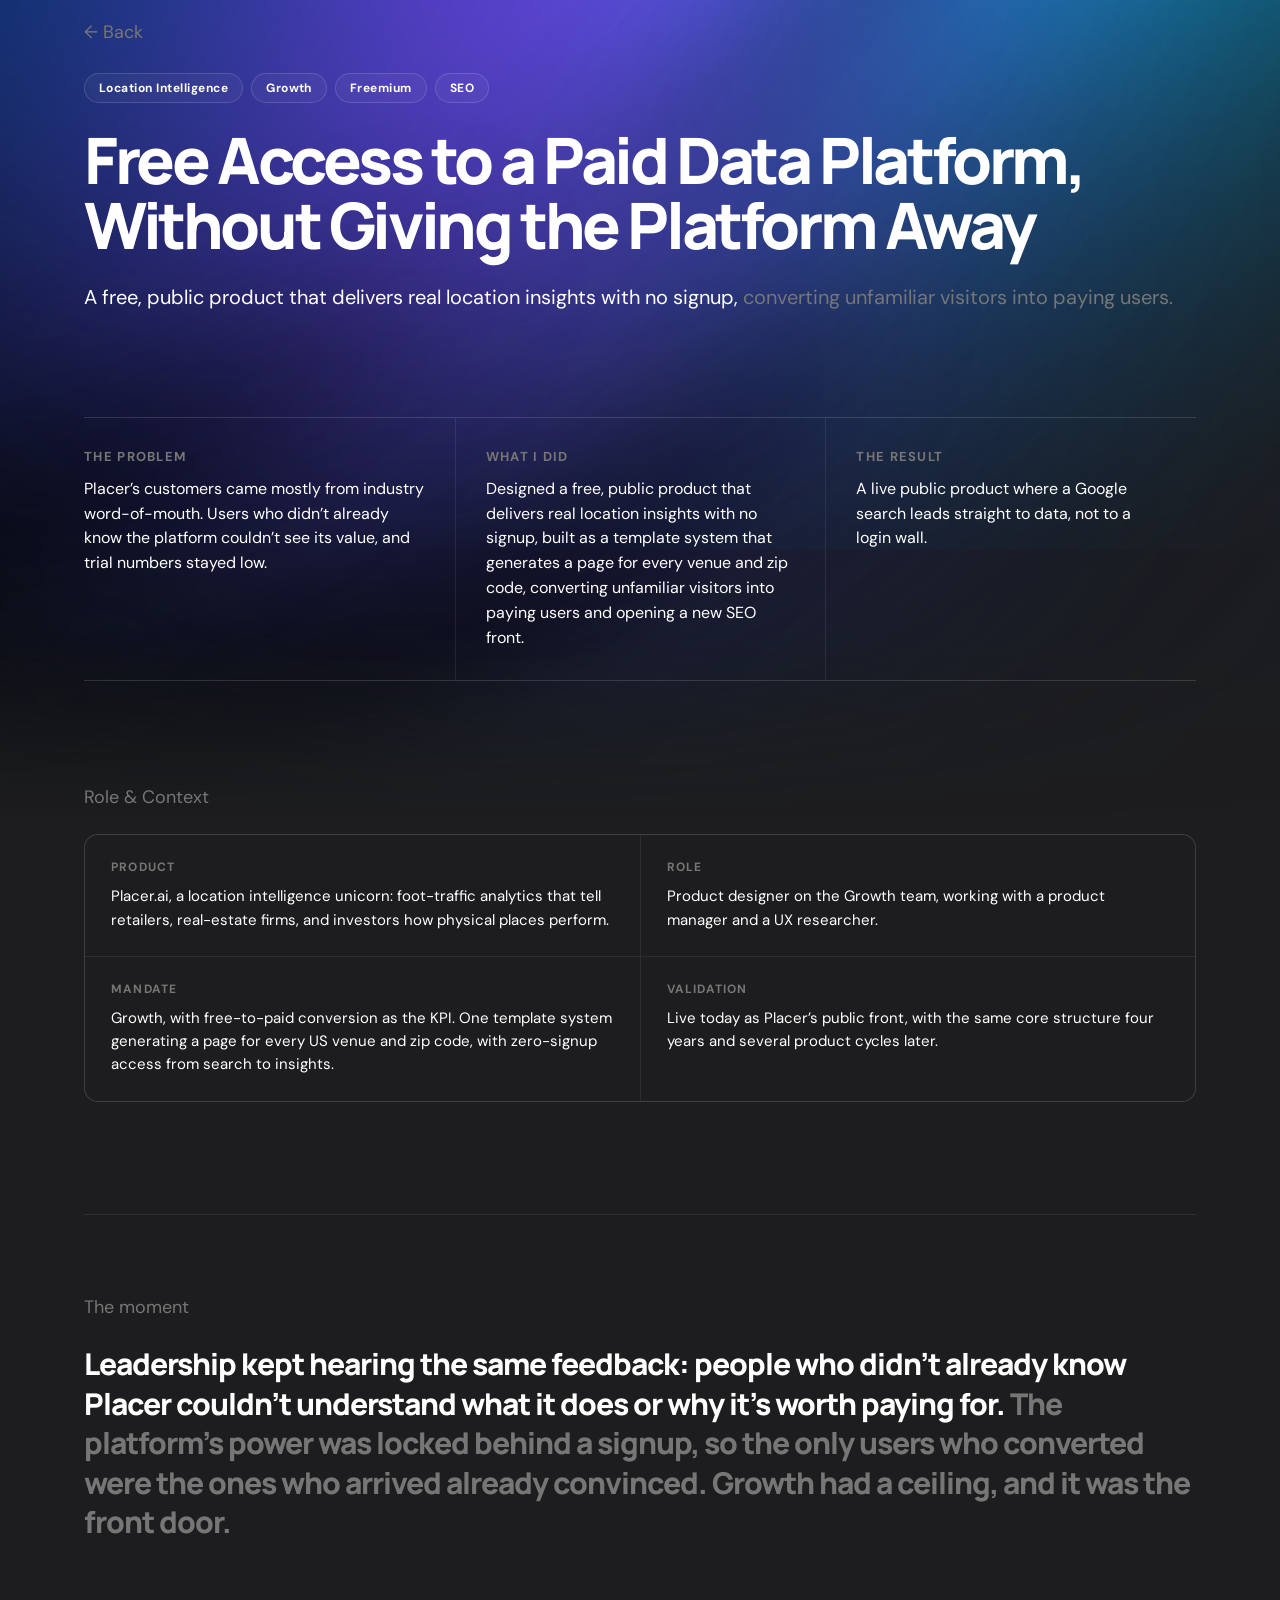
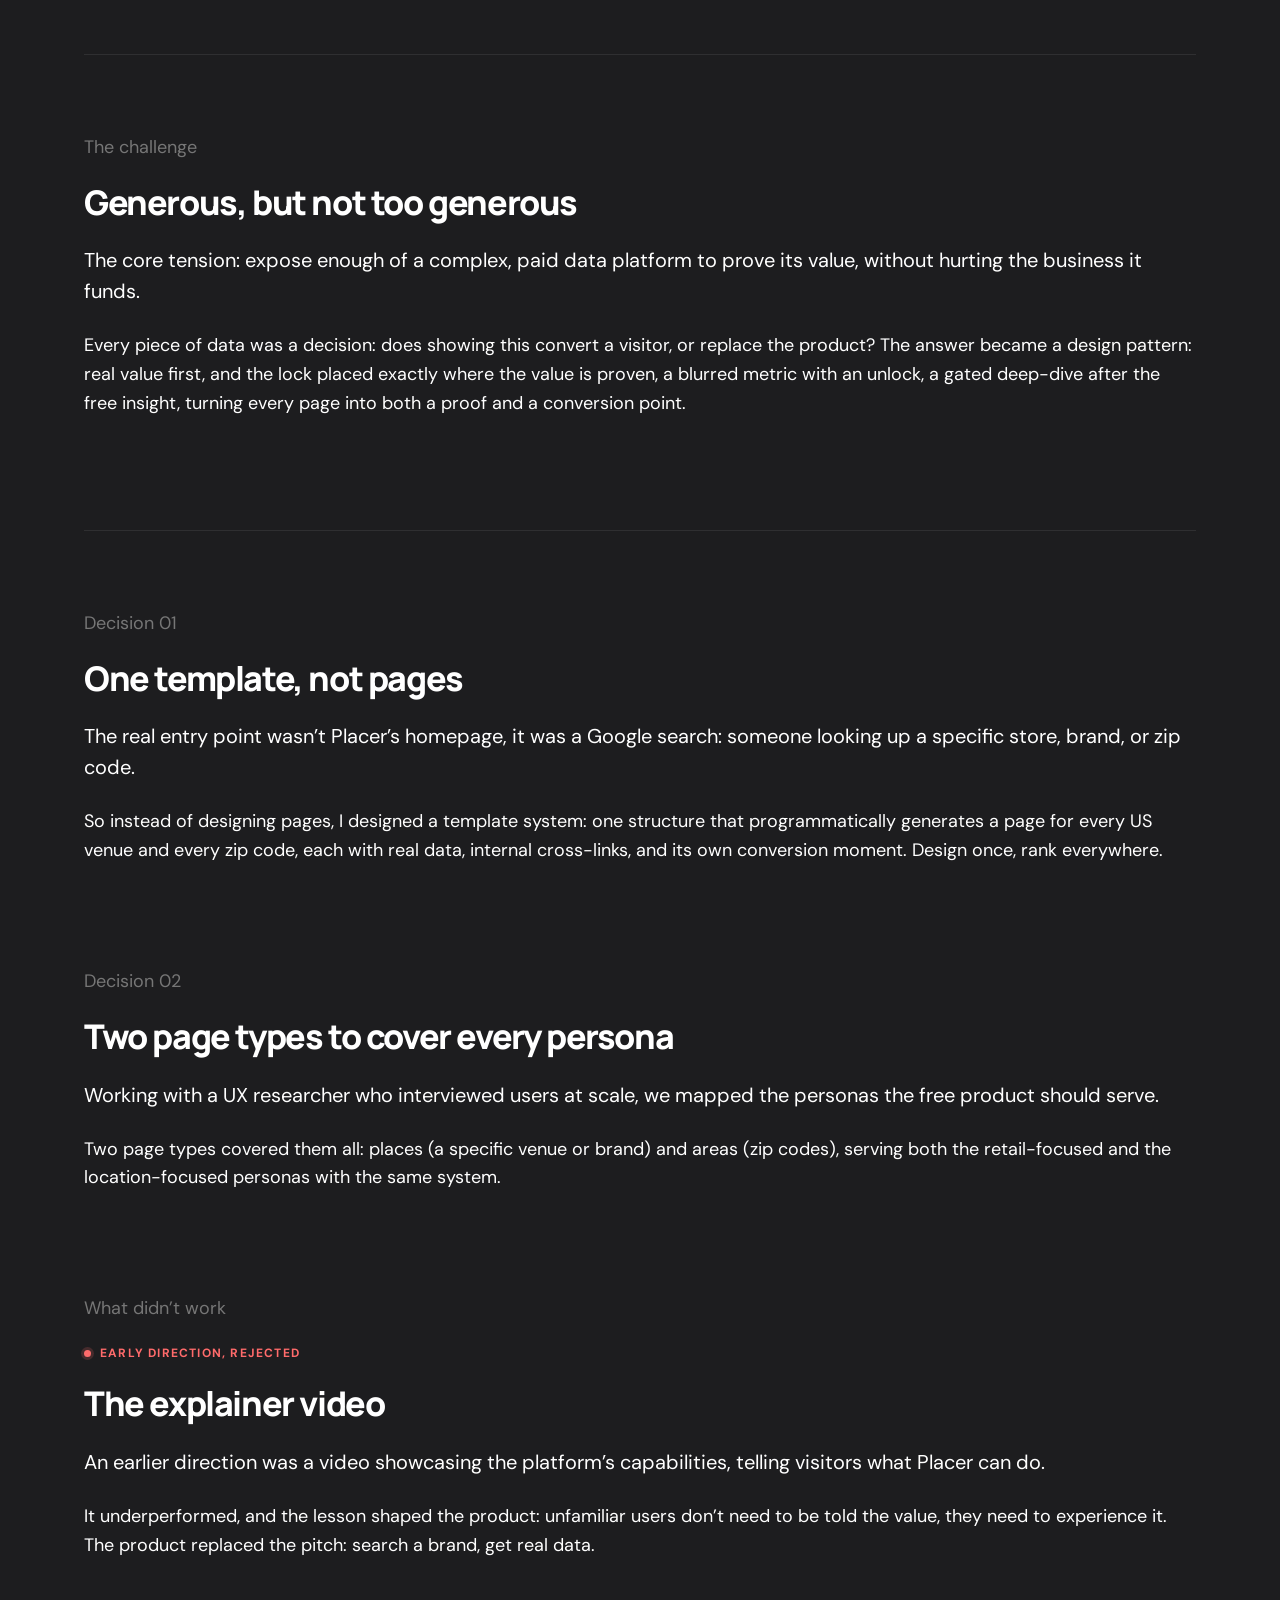
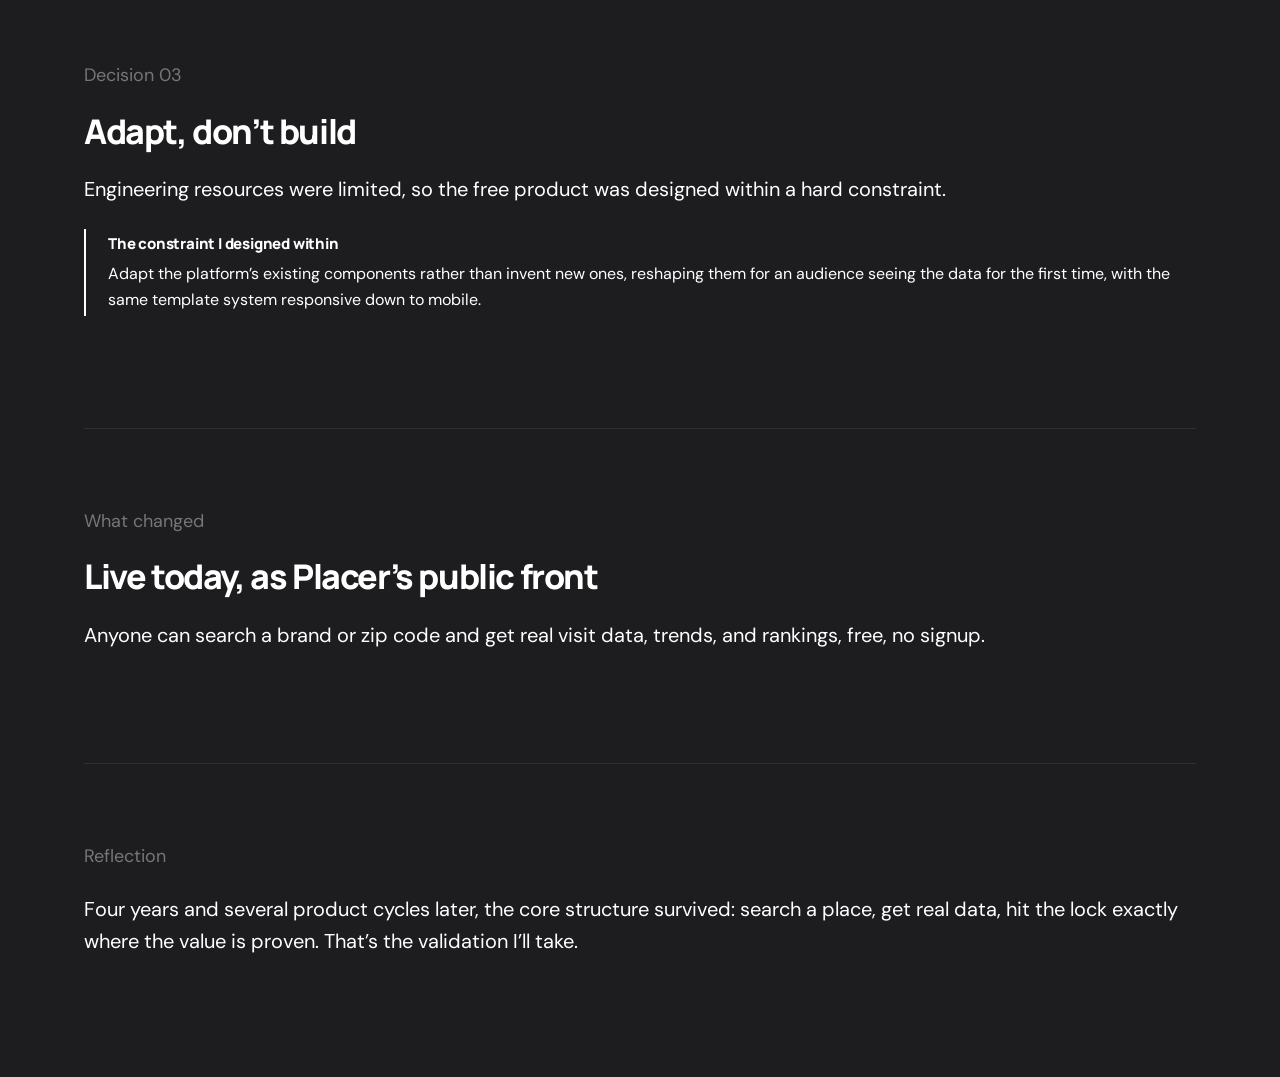
<file: placer-lite/index.html>
<!DOCTYPE html>
<html lang="en">
<head>
<meta charset="UTF-8">
<meta name="viewport" content="width=device-width, initial-scale=1.0">

  <!-- Google tag (gtag.js) -->
  <script async src="https://www.googletagmanager.com/gtag/js?id=G-BXLP0J2923"></script>
  <script>
    window.dataLayer = window.dataLayer || [];
    function gtag(){dataLayer.push(arguments);}
    gtag('js', new Date());

    gtag('config', 'G-BXLP0J2923');
  </script>
  <!-- Hotjar Tracking Code for www.dekelhillel.com -->
  <script>
    (function(h,o,t,j,a,r){
        h.hj=h.hj||function(){(h.hj.q=h.hj.q||[]).push(arguments)};
        h._hjSettings={hjid:2517369,hjsv:6};
        a=o.getElementsByTagName('head')[0];
        r=o.createElement('script');r.async=1;
        r.src=t+h._hjSettings.hjid+j+h._hjSettings.hjsv;
        a.appendChild(r);
    })(window,document,'https://static.hotjar.com/c/hotjar-','.js?sv=');
  </script>
<title>Placer.ai Free Product, Dekel Hillel</title>
<meta name="description" content="Free Access to a Paid Data Platform, Without Giving the Platform Away. A free, public product that converts unfamiliar visitors into paying users.">
<link rel="icon" href="../favicon.svg" type="image/svg+xml">
<link rel="preconnect" href="https://fonts.googleapis.com">
<link rel="preconnect" href="https://fonts.gstatic.com" crossorigin>
<link rel="stylesheet" href="https://fonts.googleapis.com/css2?family=Manrope:wght@800&family=DM+Sans:opsz,wght@9..40,400;9..40,700&display=swap">
<style>
  *, *::before, *::after { box-sizing:border-box; margin:0; padding:0; }

  :root{
    --secondary:#767676;            /* lightened grey from the live site */
    --text:#fff;                    /* primary text color token */
    --font-heading:'Manrope', sans-serif;
    --font-body:'DM Sans', sans-serif;
    --ease:cubic-bezier(0.16, 1, 0.3, 1);
    --hairline:rgba(255,255,255,0.14);
    --hairline-soft:rgba(255,255,255,0.08);
    --panel:#0d0d0d;
    --danger:#ff6b6b;
    --ok:#5dd6a0;
    --info:#7aa2ff;
  }

  html{ scroll-behavior:smooth; background:#1D1D1F; }
  /* Lenis drives scrolling when active; native smooth scroll must be off */
  .lenis.lenis-smooth{ scroll-behavior:auto !important; }
  body{ background:#1D1D1F; overflow-y:auto; overflow-x:hidden; position:relative; -webkit-font-smoothing:antialiased; -moz-osx-font-smoothing:grayscale; }

  /* Background gradient glow: aurora at the top, fades to black */
  .bg-glow{
    position:absolute; top:0; left:0; right:0; height:820px; z-index:0; pointer-events:none;
    background-image:url('[data-uri]');
    background-size:cover; background-position:top center; background-repeat:no-repeat;
    -webkit-mask-image:linear-gradient(to bottom, #000 0%, #000 78%, transparent 100%);
            mask-image:linear-gradient(to bottom, #000 0%, #000 78%, transparent 100%);
  }
  @media (max-width:799px){ .bg-glow{ height:540px; } }
  ::selection{ background:#fff; color:#000; }

  /* ---------- keyframes ---------- */
  @keyframes fadeUp { from{opacity:0;transform:translateY(22px)} to{opacity:1;transform:translateY(0)} }
  @keyframes fadeIn { from{opacity:0} to{opacity:1} }
  @keyframes shimmer{ 0%{background-position:200% 0} 100%{background-position:-200% 0} }

  /* ---------- layout: top header (non-sticky) + content below ---------- */
  .layout{ display:flex; flex-direction:column; min-height:100vh; align-items:center; position:relative; z-index:1; }
  /* Top header - horizontal, flows with the page (NOT sticky) */
  .menu{
    width:100%; max-width:1160px; background:transparent;
    padding:28px 40px;
    display:flex; flex-direction:row; align-items:center; gap:24px;
    animation:fadeIn .7s ease .1s both;
  }
  .main{
    width:100%; max-width:1160px; background:transparent; position:relative;
    padding:12px 40px 40px;
    display:flex; flex-direction:column; gap:24px;
  }

  /* ---------- nav links (header row) ---------- */
  .menu-link{
    font-family:var(--font-body); font-size:18px; color:var(--text);
    text-decoration:none; line-height:1.4;
    white-space:nowrap; display:inline-block; transition:opacity .25s ease;
  }
  a.menu-link:hover{ opacity:.45; }
  .menu-back{ color:var(--secondary); transition:color .25s ease, opacity .25s ease; }
  .menu-back .back-arrow{ display:inline-block; transition:transform .25s var(--ease); }
  a.menu-back:hover{ opacity:1; color:var(--text); }
  a.menu-back:hover .back-arrow{ transform:translateX(-4px); }

  /* ---------- sticky back bar (appears after the header scrolls away) ---------- */
  .back-bar{
    position:fixed; top:0; left:0; width:100%; z-index:150;
    background:rgba(29,29,31,0.7);
    opacity:0; visibility:hidden; transform:translateY(-8px);
    -webkit-backdrop-filter:blur(0px); backdrop-filter:blur(0px);
    transition:opacity .5s ease, transform .6s var(--ease),
      -webkit-backdrop-filter .5s ease, backdrop-filter .5s ease,
      visibility 0s linear .5s;
  }
  .back-bar.visible{
    opacity:1; visibility:visible; transform:translateY(0);
    -webkit-backdrop-filter:blur(14px); backdrop-filter:blur(14px);
    transition:opacity .5s ease, transform .6s var(--ease),
      -webkit-backdrop-filter .5s ease, backdrop-filter .5s ease;
  }
  .back-bar-inner{ max-width:1160px; margin:0 auto; padding:20px 40px; display:flex; }
  .menu-spacer{ flex:1; }
  .menu-meta{
    font-family:var(--font-body); font-size:13px; color:var(--secondary);
    line-height:1.5; white-space:nowrap; text-align:right;
  }
  .menu-meta b{ color:var(--text); font-weight:700; }

  /* ---------- hero ---------- */
  .tags{ display:flex; flex-wrap:wrap; gap:8px; animation:fadeUp 1s var(--ease) both; }
  .tag{
    font-family:var(--font-body); font-size:12px; font-weight:700;
    letter-spacing:.04em; color:var(--text);
    background:rgba(255,255,255,0.04);
    border:1px solid var(--hairline); border-radius:100px; padding:6px 14px;
  }
  .heading{
    font-family:var(--font-heading); font-weight:800; font-size:64px;
    color:var(--text); letter-spacing:-3.4px; line-height:1.02; flex-shrink:0;
    animation:fadeUp 1s var(--ease) .06s both; max-width:none;
  }
  .subhead{
    font-family:var(--font-body); font-size:20px; color:var(--text); line-height:1.55;
    flex-shrink:0; max-width:none; animation:fadeUp 1s var(--ease) .14s both;
  }
  .subhead .dim{ color:var(--secondary); }

  /* ---------- generic text ---------- */
  .lede{ font-family:var(--font-body); font-size:20px; color:var(--text); line-height:1.55; max-width:none; flex-shrink:0; }
  .body-text{ font-family:var(--font-body); font-size:18px; color:var(--text); line-height:1.6; max-width:none; flex-shrink:0; }
  .body-text.muted{ color:var(--secondary); }
  .body-text + .body-text{ margin-top:-8px; }
  .body-text a, .lede a{ color:var(--text); font-weight:700; text-decoration:underline; text-decoration-skip-ink:none; transition:opacity .2s ease; }
  .body-text a:hover{ opacity:.55; }
  em{ font-style:italic; color:var(--text); }

  /* ---------- section heading ---------- */
  .sec-head{
    font-family:var(--font-heading); font-weight:800; font-size:34px;
    color:var(--text); letter-spacing:-1.4px; line-height:1.1; flex-shrink:0; max-width:none;
  }
  .date-label{ /* reused as section marker, matches site's date rhythm */
    font-family:var(--font-body); font-size:18px; font-weight:400;
    color:var(--secondary); line-height:1.4; flex-shrink:0;
  }

  /* ---------- spacers ---------- */
  .spacer{ height:24px; flex-shrink:0; }
  .spacer-lg{ height:56px; flex-shrink:0; }
  .rule{ height:1px; background:var(--hairline-soft); flex-shrink:0; margin:8px 0; }

  /* ---------- work-entry rhythm ---------- */
  .entry{ display:flex; flex-direction:column; gap:24px; flex-shrink:0; }

  /* ---------- images (shimmer + fade, from site) ---------- */
  .img-wrap{ position:relative; width:100%; flex-shrink:0; overflow:hidden; background:var(--panel); }
  .img-wrap::before{
    content:''; position:absolute; inset:0;
    background:linear-gradient(90deg, transparent 0%, #1c1c1c 40%, transparent 100%);
    background-size:200% 100%; animation:shimmer 1.6s ease-in-out infinite; z-index:1;
    transition:opacity .5s ease;
  }
  .img-wrap.img-loaded::before{ opacity:0; animation-play-state:paused; }
  .img-wrap.ratio-3x2{ aspect-ratio:3/2; }
  .img-wrap img{
    position:relative; z-index:2; width:100%; height:100%; display:block; object-fit:cover;
    opacity:0; transform:scale(1.018);
    transition:opacity .65s ease, transform .75s var(--ease); will-change:opacity, transform;
  }
  .img-wrap img.loaded{ opacity:1; transform:scale(1); }
  /* desaturated "before" state */
  .img-wrap.before-state img{ filter:grayscale(1) brightness(.85); }
  .caption{
    font-family:var(--font-body); font-size:15px; color:var(--secondary);
    line-height:1.55; max-width:none; flex-shrink:0;
  }
  .caption b{ color:var(--text); font-weight:700; }

  /* ---------- TL;DR triple ---------- */
  .tldr{ display:grid; grid-template-columns:repeat(3,1fr); gap:0; border-top:1px solid var(--hairline); border-bottom:1px solid var(--hairline); }
  .tldr-cell{ padding:30px 28px 30px 0; }
  .tldr-cell + .tldr-cell{ padding-left:30px; border-left:1px solid var(--hairline-soft); }
  .tldr-cell .k{ font-family:var(--font-body); font-size:13px; font-weight:700; letter-spacing:.1em; text-transform:uppercase; color:var(--secondary); display:block; margin-bottom:12px; }
  .tldr-cell p{ font-family:var(--font-body); font-size:16px; color:var(--text); line-height:1.55; }

  /* ---------- meta block ---------- */
  .meta{ display:grid; grid-template-columns:1fr 1fr; gap:1px; background:var(--hairline-soft); border:1px solid var(--hairline-soft); border-radius:14px; overflow:hidden; }
  .meta-cell{ background:#1D1D1F; padding:24px 26px; }
  .meta-cell .k{ font-family:var(--font-body); font-size:12px; font-weight:700; letter-spacing:.1em; text-transform:uppercase; color:var(--secondary); display:block; margin-bottom:10px; }
  .meta-cell .v{ font-family:var(--font-body); font-size:15px; color:var(--text); line-height:1.55; }

  /* ---------- hook quote ---------- */
  .hook{
    font-family:var(--font-heading); font-weight:800; font-size:30px; line-height:1.32;
    letter-spacing:-1px; color:var(--text); max-width:none; flex-shrink:0;
  }
  .hook .dim{ color:var(--secondary); }

  /* ---------- stakes ---------- */
  .stakes{ display:grid; grid-template-columns:1fr 1fr; gap:16px; }
  .stake{ border:1px solid var(--hairline-soft); border-radius:14px; padding:26px 24px; }
  .stake.cost{ border-color:rgba(255,107,107,0.35); background:rgba(255,107,107,0.06); }
  .stake .k{ font-family:var(--font-body); font-size:12px; font-weight:700; letter-spacing:.1em; text-transform:uppercase; color:var(--secondary); display:block; margin-bottom:12px; }
  .stake.cost .k{ color:var(--danger); }
  .stake p{ font-family:var(--font-body); font-size:15.5px; color:var(--text); line-height:1.55; }

  /* ---------- reframe ---------- */
  .reframe{ display:grid; grid-template-columns:1fr 1fr; gap:0; border:1px solid var(--hairline); border-radius:14px; overflow:hidden; }
  .rf-col{ padding:30px 30px; position:relative; }
  .rf-col.assume{ background:var(--panel); }
  .rf-col.insight{ background:#1D1D1F; border-left:1px solid var(--hairline); }
  .rf-col .k{ font-family:var(--font-body); font-size:12px; font-weight:700; letter-spacing:.1em; text-transform:uppercase; margin-bottom:12px; display:block; }
  .rf-col.assume .k{ color:var(--secondary); }
  .rf-col.insight .k{ color:var(--text); }
  .rf-col p{ font-family:var(--font-body); font-size:16px; line-height:1.55; }
  .rf-col.assume p{ color:var(--secondary); }
  .rf-col.insight p{ color:var(--text); }
  .rf-arrow{ position:absolute; left:-15px; top:50%; transform:translateY(-50%); width:30px;height:30px;border-radius:50%;background:#1D1D1F;border:1px solid var(--hairline);display:flex;align-items:center;justify-content:center;color:var(--text);font-size:14px;z-index:3; }

  /* ---------- before/after ---------- */
  .ba{ display:grid; grid-template-columns:1fr 1fr; gap:18px; align-items:start; }
  .ba .lbl{ display:flex; align-items:center; gap:9px; margin-bottom:12px; font-family:var(--font-body); font-size:12px; font-weight:700; letter-spacing:.08em; text-transform:uppercase; }
  .ba .lbl .dot{ width:7px;height:7px;border-radius:50%; }
  .ba .before .lbl{ color:var(--secondary); } .ba .before .dot{ background:var(--secondary); }
  .ba .after .lbl{ color:var(--text); } .ba .after .dot{ background:var(--danger); }

  /* ---------- interactive before/after slider ---------- */
  .ba-slider{ position:relative; width:100%; flex-shrink:0; }
  .ba-slider-labels{ display:flex; align-items:center; justify-content:space-between; margin-bottom:12px; }
  .ba-chip{ font-family:var(--font-body); font-size:13px; font-weight:700; padding:6px 13px; border-radius:8px; }
  .ba-chip.before{ background:rgba(255,255,255,0.06); color:var(--secondary); border:1px solid var(--hairline); }
  .ba-chip.after{ background:#fff; color:#000; }
  .ba-stage{
    position:relative; width:100%; overflow:hidden;
    box-shadow:0 4px 16px rgba(0,0,0,0.4); user-select:none; cursor:ew-resize; touch-action:none;
    background:var(--panel);
  }
  .ba-stage img{ width:100%; height:auto; display:block; pointer-events:none; }
  .ba-after-layer img{ display:block; width:100%; height:auto; }
  .ba-before-layer{
    position:absolute; inset:0; overflow:hidden; background:#1D1D1F; pointer-events:none;
    clip-path:inset(0 50% 0 0); will-change:clip-path;
  }
  .ba-before-layer img{ filter:grayscale(1) brightness(.85); }
  .ba-handle{
    position:absolute; top:0; bottom:0; width:2px; background:#fff;
    transform:translateX(-50%); left:50%; will-change:left; box-shadow:0 0 12px rgba(0,0,0,.5);
  }
  .ba-knob{
    position:absolute; top:50%; left:50%; transform:translate(-50%,-50%);
    width:44px; height:44px; background:#fff; border-radius:50%;
    box-shadow:0 4px 16px rgba(0,0,0,0.45); display:flex; align-items:center; justify-content:center;
    gap:3px; cursor:grab; transition:transform .15s var(--ease);
  }
  .ba-knob:active{ cursor:grabbing; transform:translate(-50%,-50%) scale(.95); }
  .ba-stage:hover .ba-knob{ transform:translate(-50%,-50%) scale(1.08); }
  .ba-knob svg{ width:14px; height:14px; stroke:#000; fill:none; stroke-width:3; stroke-linecap:round; stroke-linejoin:round; }
  .ba-knob.wiggle{ animation:knobWiggle 2s ease-in-out 3s infinite; }
  @keyframes knobWiggle{ 0%,100%{transform:translate(-50%,-50%) scale(1)} 20%,60%{transform:translate(-50%,-50%) scale(1.06)} }
  .ba-hint{ margin-top:14px; text-align:center; }
  .ba-hint span{
    display:inline-flex; align-items:center; gap:8px; font-family:var(--font-body); font-size:13px; font-weight:700;
    color:#000; background:#fff; padding:8px 16px; border-radius:100px;
  }
  .ba-hint svg{ width:15px; height:15px; stroke:#000; fill:none; stroke-width:2; stroke-linecap:round; stroke-linejoin:round; }

  /* ---------- worked example ---------- */
  .worked{ background:var(--panel); border:1px solid var(--hairline-soft); border-radius:14px; padding:28px 30px; }
  .worked .k{ font-family:var(--font-body); font-size:12px; font-weight:700; letter-spacing:.1em; text-transform:uppercase; color:var(--secondary); display:block; margin-bottom:14px; }
  .worked p{ font-family:var(--font-body); font-size:16px; color:var(--text); line-height:1.6; }
  .worked p + p{ margin-top:14px; }
  .mono{ font-family:'DM Sans',sans-serif; font-weight:700; letter-spacing:.02em; color:var(--text); }
  .pill{ display:inline-block; font-family:var(--font-body); font-size:12px; font-weight:700; padding:2px 9px; border-radius:100px; }
  .pill.rej{ background:rgba(255,107,107,0.16); color:var(--danger); }
  .pill.app{ background:rgba(93,214,160,0.16); color:var(--ok); }
  .pill.prog{ background:rgba(122,162,255,0.16); color:var(--info); }

  /* ---------- decision badge + trade-off ---------- */
  .badge{ display:inline-block; font-family:var(--font-body); font-size:12px; font-weight:700; letter-spacing:.06em; text-transform:uppercase; color:var(--text); border:1px solid var(--hairline); border-radius:100px; padding:5px 13px; }
  .tradeoff{ border-left:2px solid #fff; padding:4px 0 4px 22px; }
  .tradeoff .k{ font-family:var(--font-heading); font-weight:800; font-size:15px; color:var(--text); display:block; margin-bottom:7px; letter-spacing:-.2px; }
  .tradeoff p{ font-family:var(--font-body); font-size:16px; color:var(--text); line-height:1.6; margin:0; }

  /* ---------- rejected tag ---------- */
  .rejtag{ display:inline-flex; align-items:center; gap:9px; font-family:var(--font-body); font-size:12px; font-weight:700; letter-spacing:.1em; text-transform:uppercase; color:var(--danger); }
  .rejtag .dot{ width:7px; height:7px; border-radius:50%; background:var(--danger); flex-shrink:0; box-shadow:0 0 0 3px rgba(255,107,107,0.18); }

  /* ---------- gallery decision caption ---------- */
  .cap-lead{ font-family:var(--font-heading); font-weight:800; font-size:15px; color:var(--text); display:block; margin-bottom:5px; letter-spacing:-.2px; }

  /* ---------- reflection ---------- */
  .reflect{ font-family:var(--font-body); font-size:20px; color:var(--text); line-height:1.6; max-width:none; flex-shrink:0; }

  /* ---------- reveal ---------- */
  .reveal{ opacity:0; transform:translateY(22px); transition:opacity .75s var(--ease), transform .75s var(--ease); }
  .reveal.visible{ opacity:1; transform:translateY(0); }
  .entry .reveal:nth-child(2){ transition-delay:.07s; }
  .entry .reveal:nth-child(3){ transition-delay:.14s; }

  /* ---------- back to top ---------- */
  .back-to-top{ position:fixed; bottom:40px; right:40px; width:44px;height:44px; background:#fff;color:#000;border:none;border-radius:50%;cursor:pointer;display:flex;align-items:center;justify-content:center;z-index:200;opacity:0;transform:translateY(12px);transition:opacity .35s ease,transform .35s var(--ease);pointer-events:none; }
  .back-to-top svg{ width:18px;height:18px;stroke:#000;fill:none;stroke-width:2;stroke-linecap:round;stroke-linejoin:round; }
  .back-to-top:hover{ background:#e0e0e0; }
  .back-to-top.visible{ opacity:1;transform:translateY(0);pointer-events:auto; }

  /* ---------- skip link ---------- */
  .skip-link{ position:fixed; top:-100%; left:16px; z-index:999; background:#fff;color:#000;font-family:var(--font-body);font-size:16px;font-weight:700;padding:12px 20px;border-radius:4px;text-decoration:none;transition:top .15s ease; }
  .skip-link:focus{ top:16px; }
  :focus-visible{ outline:2px solid #fff; outline-offset:4px; border-radius:2px; }

  /* ---------- tablet ≤1316px ---------- */
  @media (max-width:1316px){
    .heading,.subhead,.tags{ animation:none; opacity:1; transform:none; }
    .menu{ padding:20px 24px; gap:16px; }
    .back-bar-inner{ padding:16px 24px; }
    .main{ padding:8px 24px 40px; }
    .back-to-top{ bottom:24px; right:24px; }
  }

  /* ---------- mobile ≤799px ---------- */
  @media (max-width:799px){
    .menu{ flex-wrap:wrap; gap:12px; padding:18px 20px; }
    .back-bar-inner{ padding:14px 20px; }
    .menu-meta{ display:none; }
    .heading{ font-size:42px; letter-spacing:-2px; }
    .sec-head{ font-size:28px; letter-spacing:-1px; }
    .subhead,.lede,.reflect{ font-size:18px; }
    .tldr{ grid-template-columns:1fr; }
    .tldr-cell{ padding:24px 0; }
    .tldr-cell + .tldr-cell{ padding-left:0; border-left:none; border-top:1px solid var(--hairline-soft); }
    .meta{ grid-template-columns:1fr; }
    .reframe{ grid-template-columns:1fr; }
    .rf-col.insight{ border-left:none; border-top:1px solid var(--hairline); }
    .rf-arrow{ left:50%; top:-15px; transform:translateX(-50%) rotate(90deg); }
    .ba{ grid-template-columns:1fr; gap:26px; }
    .stakes{ grid-template-columns:1fr; }
    .hook{ font-size:24px; }
  }

</style>
</head>
<body>
<a href="#main-content" class="skip-link">Skip to main content</a>

<!-- Background gradient glow -->
<div class="bg-glow" aria-hidden="true"></div>

<div class="back-bar">
  <div class="back-bar-inner">
    <a href="../" class="menu-link menu-back"><span class="back-arrow" aria-hidden="true">&#8592;</span> Back</a>
  </div>
</div>

<div class="layout">

  <!-- TOP HEADER (horizontal, non-sticky) -->
  <nav class="menu" aria-label="Main navigation">
    <a href="../" class="menu-link menu-back"><span class="back-arrow" aria-hidden="true">&#8592;</span> Back</a>
  </nav>

  <!-- MAIN -->
  <main class="main" id="main-content">

    <!-- 1. HERO -->
    <div class="tags">
      <span class="tag">Location Intelligence</span>
      <span class="tag">Growth</span>
      <span class="tag">Freemium</span>
      <span class="tag">SEO</span>
    </div>
    <h1 class="heading">Free Access to a Paid Data Platform, Without Giving the Platform Away</h1>
    <p class="subhead">A free, public product that delivers real location insights with no signup, <span class="dim">converting unfamiliar visitors into paying users.</span></p>

    <div class="spacer-lg"></div>

    <!-- 2. TL;DR -->
    <div class="tldr reveal">
      <div class="tldr-cell">
        <span class="k">The problem</span>
        <p>Placer&rsquo;s customers came mostly from industry word-of-mouth. Users who didn&rsquo;t already know the platform couldn&rsquo;t see its value, and trial numbers stayed low.</p>
      </div>
      <div class="tldr-cell">
        <span class="k">What I did</span>
        <p>Designed a free, public product that delivers real location insights with no signup, built as a template system that generates a page for every venue and zip code, converting unfamiliar visitors into paying users and opening a new SEO front.</p>
      </div>
      <div class="tldr-cell">
        <span class="k">The result</span>
        <p>A live public product where a Google search leads straight to data, not to a login wall.</p>
      </div>
    </div>

    <div class="spacer-lg"></div>

    <!-- 3. ROLE & CONTEXT -->
    <article class="entry">
      <h2 class="date-label reveal">Role &amp; Context</h2>
      <div class="meta reveal">
        <div class="meta-cell">
          <span class="k">Product</span>
          <span class="v">Placer.ai, a location intelligence unicorn: foot-traffic analytics that tell retailers, real-estate firms, and investors how physical places perform.</span>
        </div>
        <div class="meta-cell">
          <span class="k">Role</span>
          <span class="v">Product designer on the Growth team, working with a product manager and a UX researcher.</span>
        </div>
        <div class="meta-cell">
          <span class="k">Mandate</span>
          <span class="v">Growth, with free-to-paid conversion as the KPI. One template system generating a page for every US venue and zip code, with zero-signup access from search to insights.</span>
        </div>
        <div class="meta-cell">
          <span class="k">Validation</span>
          <span class="v">Live today as Placer&rsquo;s public front, with the same core structure four years and several product cycles later.</span>
        </div>
      </div>
    </article>

    <div class="spacer-lg"></div>
    <div class="rule"></div>
    <div class="spacer"></div>

    <!-- 4. HOOK -->
    <article class="entry">
      <h2 class="date-label reveal">The moment</h2>
      <p class="hook reveal">Leadership kept hearing the same feedback: people who didn&rsquo;t already know Placer couldn&rsquo;t understand what it does or why it&rsquo;s worth paying for. <span class="dim">The platform&rsquo;s power was locked behind a signup, so the only users who converted were the ones who arrived already convinced. Growth had a ceiling, and it was the front door.</span></p>
    </article>

    <div class="spacer-lg"></div>
    <div class="rule"></div>
    <div class="spacer"></div>

    <!-- 5. THE CHALLENGE -->
    <article class="entry">
      <h2 class="date-label reveal">The challenge</h2>
      <h3 class="sec-head reveal">Generous, but not too generous</h3>
      <p class="lede reveal">The core tension: expose enough of a complex, paid data platform to prove its value, without hurting the business it funds.</p>
      <p class="body-text reveal">Every piece of data was a decision: does showing this convert a visitor, or replace the product? The answer became a design pattern: real value first, and the lock placed exactly where the value is proven, a blurred metric with an unlock, a gated deep-dive after the free insight, turning every page into both a proof and a conversion point.</p>
    </article>

    <div class="spacer-lg"></div>
    <div class="rule"></div>
    <div class="spacer"></div>

    <!-- 6. DECISION 01 -->
    <article class="entry">
      <h2 class="date-label reveal">Decision 01</h2>
      <h3 class="sec-head reveal">One template, not pages</h3>
      <p class="lede reveal">The real entry point wasn&rsquo;t Placer&rsquo;s homepage, it was a Google search: someone looking up a specific store, brand, or zip code.</p>
      <p class="body-text reveal">So instead of designing pages, I designed a template system: one structure that programmatically generates a page for every US venue and every zip code, each with real data, internal cross-links, and its own conversion moment. Design once, rank everywhere.</p>
    </article>

    <div class="spacer-lg"></div>

    <!-- 7. DECISION 02 -->
    <article class="entry">
      <h2 class="date-label reveal">Decision 02</h2>
      <h3 class="sec-head reveal">Two page types to cover every persona</h3>
      <p class="lede reveal">Working with a UX researcher who interviewed users at scale, we mapped the personas the free product should serve.</p>
      <p class="body-text reveal">Two page types covered them all: places (a specific venue or brand) and areas (zip codes), serving both the retail-focused and the location-focused personas with the same system.</p>
    </article>

    <div class="spacer-lg"></div>

    <!-- 8. WHAT DIDN'T WORK -->
    <article class="entry">
      <h2 class="date-label reveal">What didn&rsquo;t work</h2>
      <span class="rejtag reveal"><span class="dot"></span>Early direction, rejected</span>
      <h3 class="sec-head reveal">The explainer video</h3>
      <p class="lede reveal">An earlier direction was a video showcasing the platform&rsquo;s capabilities, telling visitors what Placer can do.</p>
      <p class="body-text reveal">It underperformed, and the lesson shaped the product: unfamiliar users don&rsquo;t need to be told the value, they need to experience it. The product replaced the pitch: search a brand, get real data.</p>
    </article>

    <div class="spacer-lg"></div>

    <!-- 9. DECISION 03 -->
    <article class="entry">
      <h2 class="date-label reveal">Decision 03</h2>
      <h3 class="sec-head reveal">Adapt, don&rsquo;t build</h3>
      <p class="lede reveal">Engineering resources were limited, so the free product was designed within a hard constraint.</p>
      <div class="tradeoff reveal">
        <span class="k">The constraint I designed within</span>
        <p>Adapt the platform&rsquo;s existing components rather than invent new ones, reshaping them for an audience seeing the data for the first time, with the same template system responsive down to mobile.</p>
      </div>
    </article>

    <div class="spacer-lg"></div>
    <div class="rule"></div>
    <div class="spacer"></div>

    <!-- 10. WHAT CHANGED -->
    <article class="entry">
      <h2 class="date-label reveal">What changed</h2>
      <h3 class="sec-head reveal">Live today, as Placer&rsquo;s public front</h3>
      <p class="lede reveal">Anyone can search a brand or zip code and get real visit data, trends, and rankings, free, no signup.</p>
    </article>

    <div class="spacer-lg"></div>
    <div class="rule"></div>
    <div class="spacer"></div>

    <!-- 11. REFLECTION -->
    <article class="entry">
      <h2 class="date-label reveal">Reflection</h2>
      <p class="reflect reveal">Four years and several product cycles later, the core structure survived: search a place, get real data, hit the lock exactly where the value is proven. That&rsquo;s the validation I&rsquo;ll take.</p>
    </article>

    <div class="spacer-lg"></div>

  </main>
</div>

<!-- back to top -->
<button class="back-to-top" id="toTop" aria-label="Back to top">
  <svg viewBox="0 0 24 24"><polyline points="6 14 12 8 18 14"></polyline></svg>
</button>

<script>
  // scroll reveal
  const io = new IntersectionObserver((entries)=>{
    entries.forEach(e=>{ if(e.isIntersecting){ e.target.classList.add('visible'); io.unobserve(e.target); } });
  }, { threshold:.12, rootMargin:'0px 0px -40px 0px' });
  document.querySelectorAll('.reveal').forEach(el=>io.observe(el));

  // back to top
  const toTop=document.getElementById('toTop');
  const backBar=document.querySelector('.back-bar');
  const menuBack=document.querySelector('.menu .menu-back');
  window.addEventListener('scroll',()=>{
    toTop.classList.toggle('visible', window.scrollY>600);
    backBar.classList.toggle('visible', menuBack.getBoundingClientRect().bottom<0);
  });
  toTop.addEventListener('click',()=>window.__lenis ? window.__lenis.scrollTo(0) : window.scrollTo({top:0,behavior:'smooth'}));
</script>
<!-- Lenis smooth scrolling (shared) -->
<script src="../js/lenis.min.js"></script>
<script src="../js/scroll-effects.js"></script>

</body>
</html>
</file>
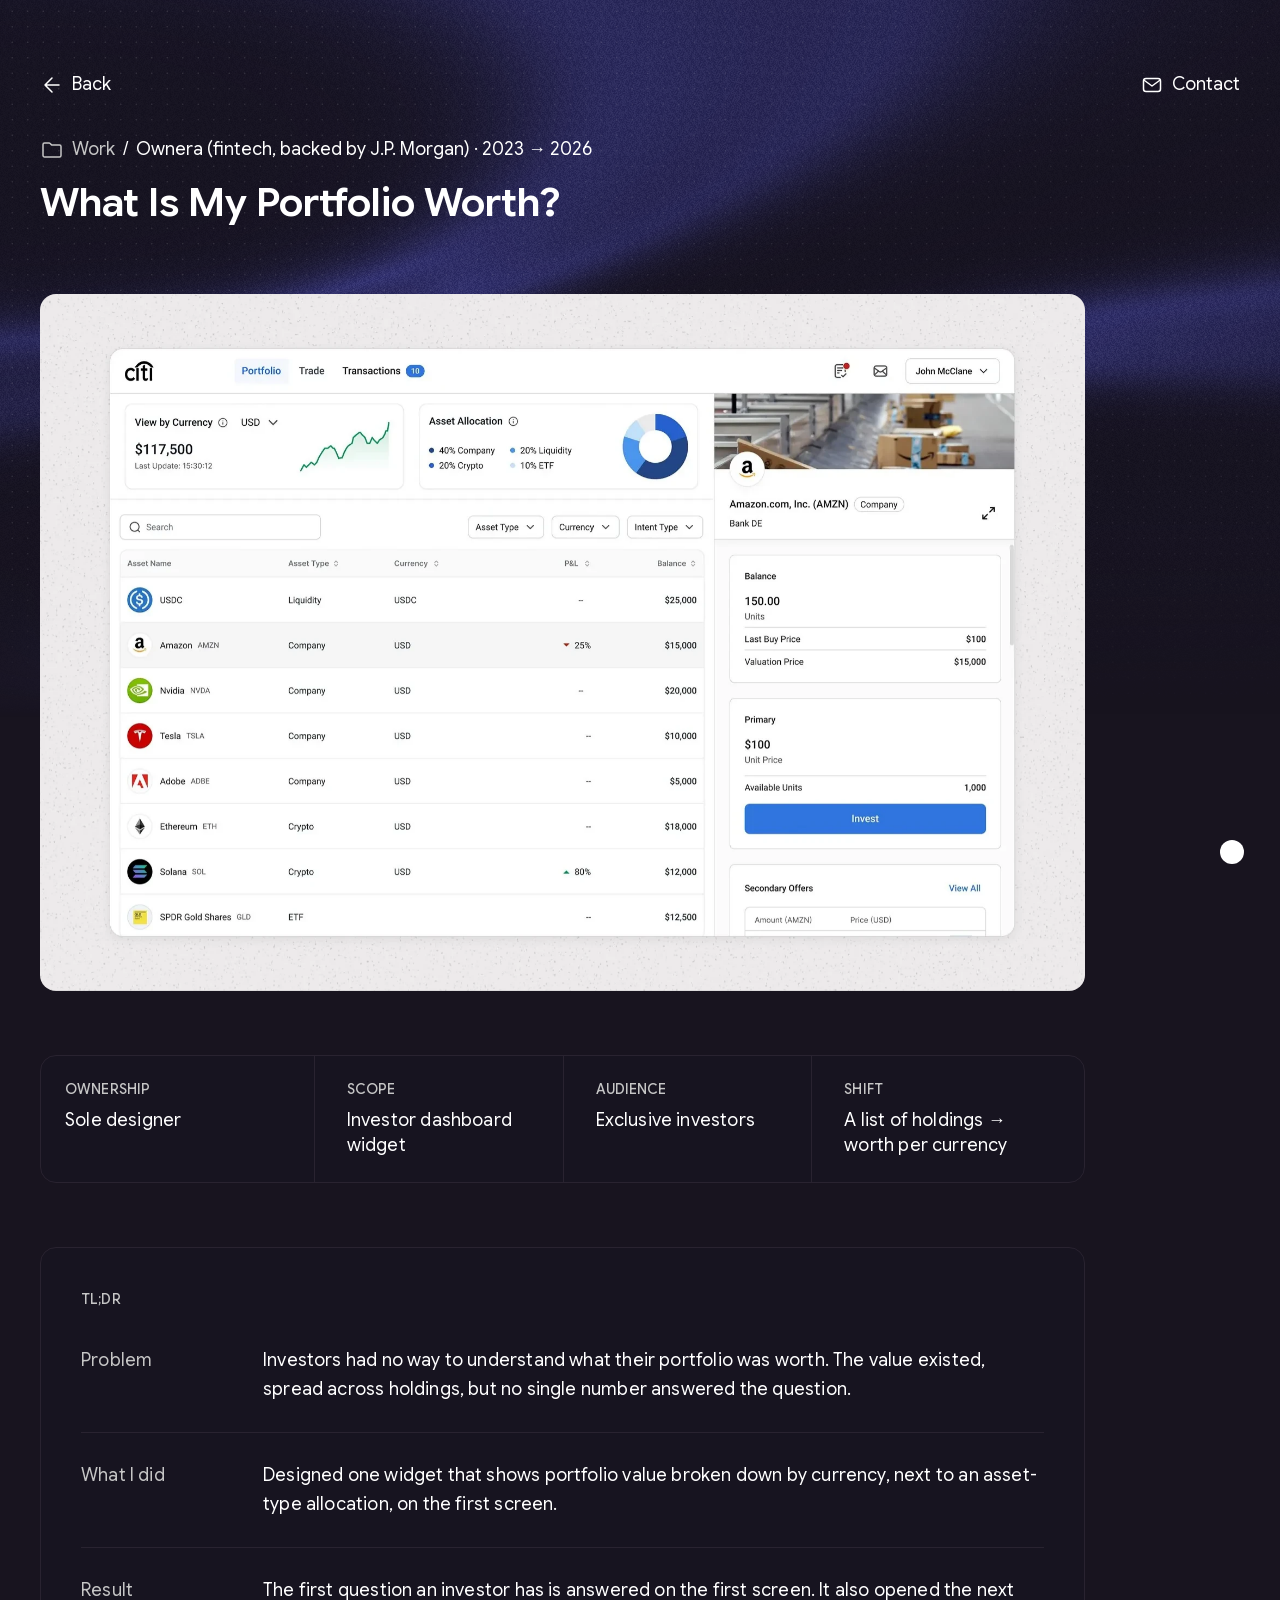
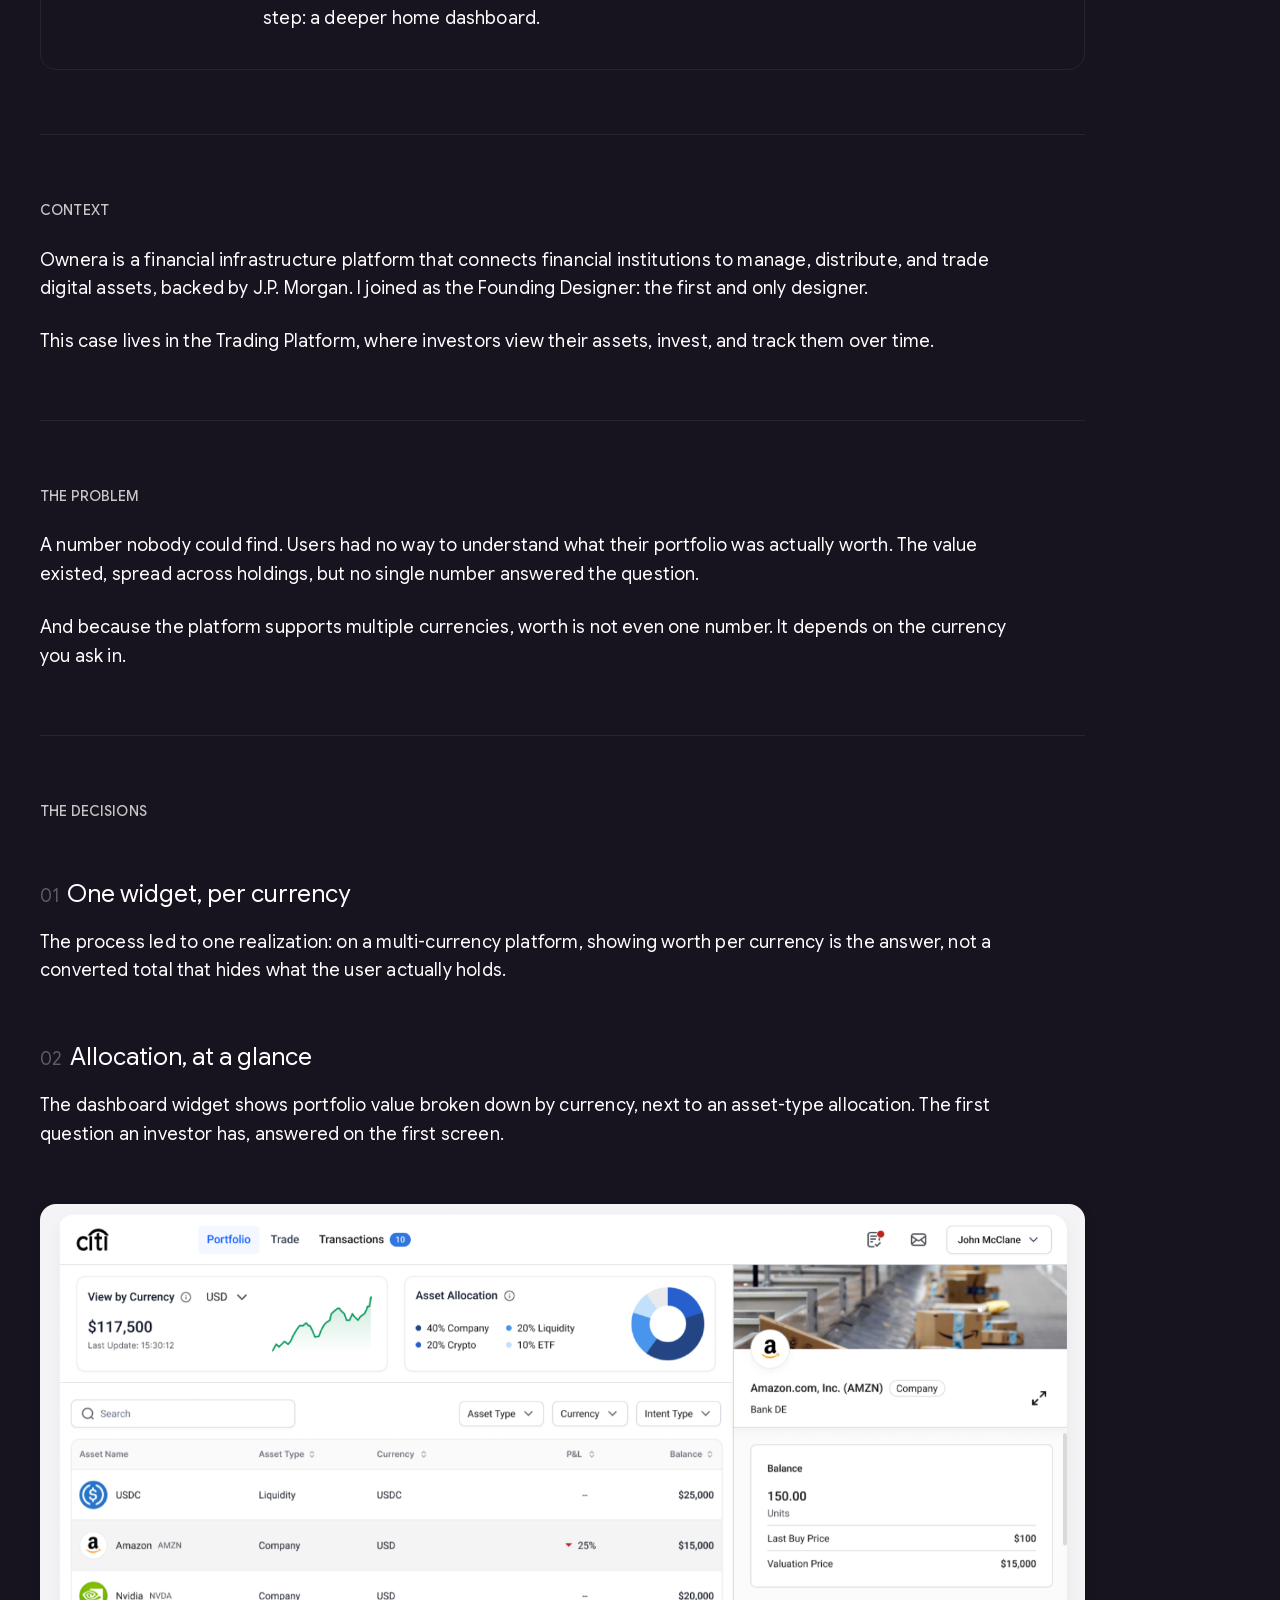
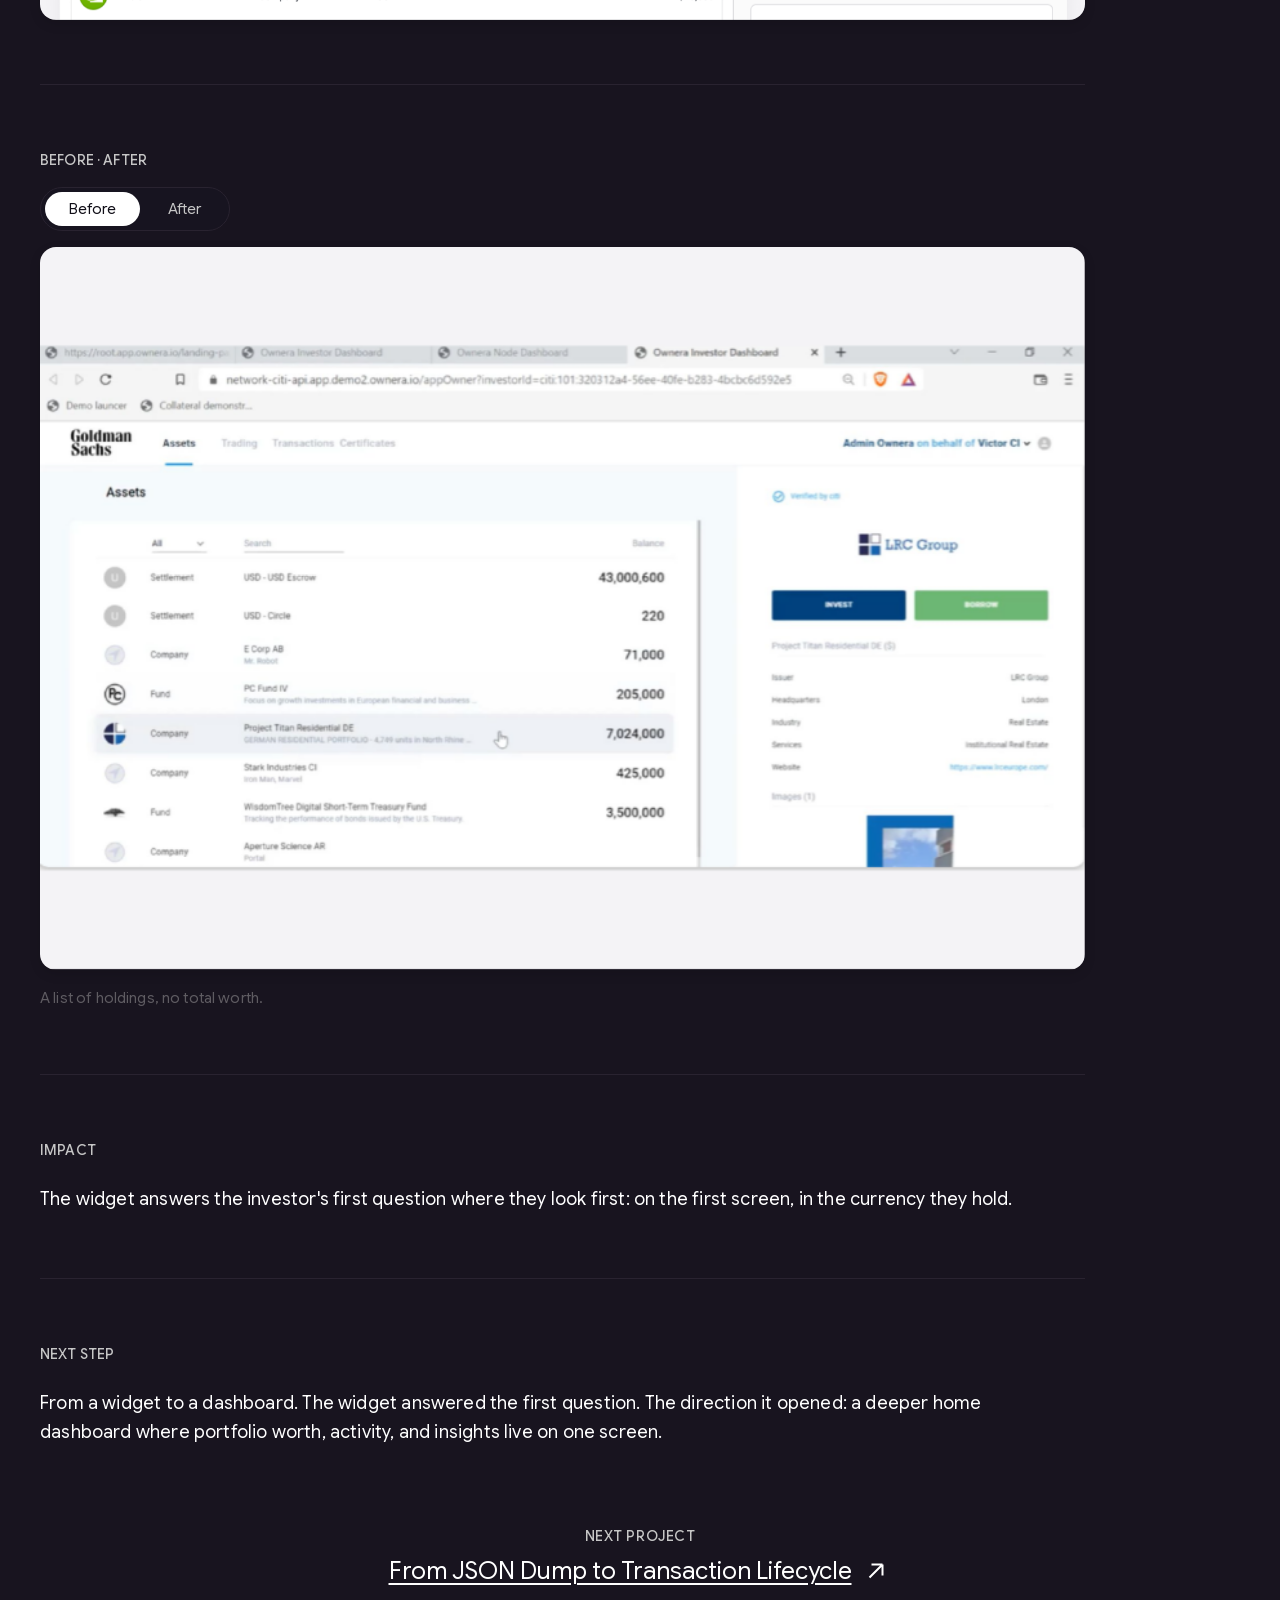
<file: portfolio-worth/index.html>
<!DOCTYPE html>
<html lang="en">
<head>
  <meta charset="UTF-8">
  <meta name="viewport" content="width=device-width, initial-scale=1.0">

  <!-- Google tag (gtag.js) -->
  <script async src="https://www.googletagmanager.com/gtag/js?id=G-BXLP0J2923"></script>
  <script>
    window.dataLayer = window.dataLayer || [];
    function gtag(){dataLayer.push(arguments);}
    gtag('js', new Date());

    gtag('config', 'G-BXLP0J2923');
  </script>
  <!-- Hotjar Tracking Code for www.dekelhillel.com -->
  <script>
    (function(h,o,t,j,a,r){
        h.hj=h.hj||function(){(h.hj.q=h.hj.q||[]).push(arguments)};
        h._hjSettings={hjid:2517369,hjsv:6};
        a=o.getElementsByTagName('head')[0];
        r=o.createElement('script');r.async=1;
        r.src=t+h._hjSettings.hjid+j+h._hjSettings.hjsv;
        a.appendChild(r);
    })(window,document,'https://static.hotjar.com/c/hotjar-','.js?sv=');
  </script>

  <!-- ── Primary SEO ─────────────────────────────────────────── -->
  <title>Dekel Hillel · What Is My Portfolio Worth?</title>
  <meta name="description" content="What Is My Portfolio Worth? A dashboard widget in Ownera&#x27;s investor app that answers the investor&#x27;s first question: worth per currency, with allocation at a glance.">
  <meta name="author" content="Dekel Hillel">
  <meta name="robots" content="index, follow">
  <link rel="canonical" href="https://dekelhillel.com/portfolio-worth/">

  <!-- ── Open Graph ──────────────────────────────────────────── -->
  <meta property="og:type"        content="article">
  <meta property="og:url"         content="https://dekelhillel.com/portfolio-worth/">
  <meta property="og:site_name"   content="Dekel Hillel">
  <meta property="og:title"       content="What Is My Portfolio Worth?">
  <meta property="og:description" content="One widget that answers the investor&#x27;s first question: portfolio worth per currency, with asset allocation alongside.">
  <meta property="og:image"       content="https://dekelhillel.com/og-image.png">

  <!-- ── Theme color ─────────────────────────────────────────── -->
  <meta name="theme-color" content="#18141f">

  <!-- ── Favicon ─────────────────────────────────────────────── -->
  <link rel="icon"             type="image/svg+xml"  href="/favicon.svg">
  <link rel="icon"             type="image/png" sizes="32x32" href="/favicon-32.png">
  <link rel="apple-touch-icon" sizes="180x180"       href="/apple-touch-icon.png">

  <!-- ── Self-hosted fonts (same faces, no third-party) ─────── -->
  <link rel="preload" href="/fonts/gsf-latin.woff2" as="font" type="font/woff2" crossorigin>

  <!-- Marks JS availability before first paint, so the reveal-on-scroll
       hidden state only ever applies when the script can undo it -->
  <script>document.documentElement.classList.add('js');</script>

  <style>
/* Google Sans Flex math */
@font-face {
  font-family: 'Google Sans Flex';
  font-style: normal;
  font-weight: 400;
  font-stretch: 100%;
  font-display: swap;
  src: url(/fonts/gsf-math.woff2) format('woff2');
  unicode-range: U+0302-0303, U+0305, U+0307-0308, U+0310, U+0312, U+0315, U+031A, U+0326-0327, U+032C, U+032F-0330, U+0332-0333, U+0338, U+033A, U+0346, U+034D, U+0391-03A1, U+03A3-03A9, U+03B1-03C9, U+03D1, U+03D5-03D6, U+03F0-03F1, U+03F4-03F5, U+2016-2017, U+2034-2038, U+203C, U+2040, U+2043, U+2047, U+2050, U+2057, U+205F, U+2070-2071, U+2074-208E, U+2090-209C, U+20D0-20DC, U+20E1, U+20E5-20EF, U+2100-2112, U+2114-2115, U+2117-2121, U+2123-214F, U+2190, U+2192, U+2194-21AE, U+21B0-21E5, U+21F1-21F2, U+21F4-2211, U+2213-2214, U+2216-22FF, U+2308-230B, U+2310, U+2319, U+231C-2321, U+2336-237A, U+237C, U+2395, U+239B-23B7, U+23D0, U+23DC-23E1, U+2474-2475, U+25AF, U+25B3, U+25B7, U+25BD, U+25C1, U+25CA, U+25CC, U+25FB, U+266D-266F, U+27C0-27FF, U+2900-2AFF, U+2B0E-2B11, U+2B30-2B4C, U+2BFE, U+3030, U+FF5B, U+FF5D, U+1D400-1D7FF, U+1EE00-1EEFF;
}
/* Google Sans Flex symbols */
@font-face {
  font-family: 'Google Sans Flex';
  font-style: normal;
  font-weight: 400;
  font-stretch: 100%;
  font-display: swap;
  src: url(/fonts/gsf-symbols.woff2) format('woff2');
  unicode-range: U+0001-000C, U+000E-001F, U+007F-009F, U+20DD-20E0, U+20E2-20E4, U+2150-218F, U+2190, U+2192, U+2194-2199, U+21AF, U+21E6-21F0, U+21F3, U+2218-2219, U+2299, U+22C4-22C6, U+2300-243F, U+2440-244A, U+2460-24FF, U+25A0-27BF, U+2800-28FF, U+2921-2922, U+2981, U+29BF, U+29EB, U+2B00-2BFF, U+4DC0-4DFF, U+FFF9-FFFB, U+10140-1018E, U+10190-1019C, U+101A0, U+101D0-101FD, U+102E0-102FB, U+10E60-10E7E, U+1D2C0-1D2D3, U+1D2E0-1D37F, U+1F000-1F0FF, U+1F100-1F1AD, U+1F1E6-1F1FF, U+1F30D-1F30F, U+1F315, U+1F31C, U+1F31E, U+1F320-1F32C, U+1F336, U+1F378, U+1F37D, U+1F382, U+1F393-1F39F, U+1F3A7-1F3A8, U+1F3AC-1F3AF, U+1F3C2, U+1F3C4-1F3C6, U+1F3CA-1F3CE, U+1F3D4-1F3E0, U+1F3ED, U+1F3F1-1F3F3, U+1F3F5-1F3F7, U+1F408, U+1F415, U+1F41F, U+1F426, U+1F43F, U+1F441-1F442, U+1F444, U+1F446-1F449, U+1F44C-1F44E, U+1F453, U+1F46A, U+1F47D, U+1F4A3, U+1F4B0, U+1F4B3, U+1F4B9, U+1F4BB, U+1F4BF, U+1F4C8-1F4CB, U+1F4D6, U+1F4DA, U+1F4DF, U+1F4E3-1F4E6, U+1F4EA-1F4ED, U+1F4F7, U+1F4F9-1F4FB, U+1F4FD-1F4FE, U+1F503, U+1F507-1F50B, U+1F50D, U+1F512-1F513, U+1F53E-1F54A, U+1F54F-1F5FA, U+1F610, U+1F650-1F67F, U+1F687, U+1F68D, U+1F691, U+1F694, U+1F698, U+1F6AD, U+1F6B2, U+1F6B9-1F6BA, U+1F6BC, U+1F6C6-1F6CF, U+1F6D3-1F6D7, U+1F6E0-1F6EA, U+1F6F0-1F6F3, U+1F6F7-1F6FC, U+1F700-1F7FF, U+1F800-1F80B, U+1F810-1F847, U+1F850-1F859, U+1F860-1F887, U+1F890-1F8AD, U+1F8B0-1F8BB, U+1F8C0-1F8C1, U+1F900-1F90B, U+1F93B, U+1F946, U+1F984, U+1F996, U+1F9E9, U+1FA00-1FA6F, U+1FA70-1FA7C, U+1FA80-1FA89, U+1FA8F-1FAC6, U+1FACE-1FADC, U+1FADF-1FAE9, U+1FAF0-1FAF8, U+1FB00-1FBFF;
}
/* Google Sans Flex latin-ext */
@font-face {
  font-family: 'Google Sans Flex';
  font-style: normal;
  font-weight: 400;
  font-stretch: 100%;
  font-display: swap;
  src: url(/fonts/gsf-latin-ext.woff2) format('woff2');
  unicode-range: U+0100-02BA, U+02BD-02C5, U+02C7-02CC, U+02CE-02D7, U+02DD-02FF, U+0304, U+0308, U+0329, U+1D00-1DBF, U+1E00-1E9F, U+1EF2-1EFF, U+2020, U+20A0-20AB, U+20AD-20C0, U+2113, U+2C60-2C7F, U+A720-A7FF;
}
/* Google Sans Flex latin */
@font-face {
  font-family: 'Google Sans Flex';
  font-style: normal;
  font-weight: 400;
  font-stretch: 100%;
  font-display: swap;
  src: url(/fonts/gsf-latin.woff2) format('woff2');
  unicode-range: U+0000-00FF, U+0131, U+0152-0153, U+02BB-02BC, U+02C6, U+02DA, U+02DC, U+0304, U+0308, U+0329, U+2000-206F, U+20AC, U+2122, U+2191, U+2193, U+2212, U+2215, U+FEFF, U+FFFD;
}
/* Google Sans Flex math */
@font-face {
  font-family: 'Google Sans Flex';
  font-style: normal;
  font-weight: 500;
  font-stretch: 100%;
  font-display: swap;
  src: url(/fonts/gsf-math.woff2) format('woff2');
  unicode-range: U+0302-0303, U+0305, U+0307-0308, U+0310, U+0312, U+0315, U+031A, U+0326-0327, U+032C, U+032F-0330, U+0332-0333, U+0338, U+033A, U+0346, U+034D, U+0391-03A1, U+03A3-03A9, U+03B1-03C9, U+03D1, U+03D5-03D6, U+03F0-03F1, U+03F4-03F5, U+2016-2017, U+2034-2038, U+203C, U+2040, U+2043, U+2047, U+2050, U+2057, U+205F, U+2070-2071, U+2074-208E, U+2090-209C, U+20D0-20DC, U+20E1, U+20E5-20EF, U+2100-2112, U+2114-2115, U+2117-2121, U+2123-214F, U+2190, U+2192, U+2194-21AE, U+21B0-21E5, U+21F1-21F2, U+21F4-2211, U+2213-2214, U+2216-22FF, U+2308-230B, U+2310, U+2319, U+231C-2321, U+2336-237A, U+237C, U+2395, U+239B-23B7, U+23D0, U+23DC-23E1, U+2474-2475, U+25AF, U+25B3, U+25B7, U+25BD, U+25C1, U+25CA, U+25CC, U+25FB, U+266D-266F, U+27C0-27FF, U+2900-2AFF, U+2B0E-2B11, U+2B30-2B4C, U+2BFE, U+3030, U+FF5B, U+FF5D, U+1D400-1D7FF, U+1EE00-1EEFF;
}
/* Google Sans Flex symbols */
@font-face {
  font-family: 'Google Sans Flex';
  font-style: normal;
  font-weight: 500;
  font-stretch: 100%;
  font-display: swap;
  src: url(/fonts/gsf-symbols.woff2) format('woff2');
  unicode-range: U+0001-000C, U+000E-001F, U+007F-009F, U+20DD-20E0, U+20E2-20E4, U+2150-218F, U+2190, U+2192, U+2194-2199, U+21AF, U+21E6-21F0, U+21F3, U+2218-2219, U+2299, U+22C4-22C6, U+2300-243F, U+2440-244A, U+2460-24FF, U+25A0-27BF, U+2800-28FF, U+2921-2922, U+2981, U+29BF, U+29EB, U+2B00-2BFF, U+4DC0-4DFF, U+FFF9-FFFB, U+10140-1018E, U+10190-1019C, U+101A0, U+101D0-101FD, U+102E0-102FB, U+10E60-10E7E, U+1D2C0-1D2D3, U+1D2E0-1D37F, U+1F000-1F0FF, U+1F100-1F1AD, U+1F1E6-1F1FF, U+1F30D-1F30F, U+1F315, U+1F31C, U+1F31E, U+1F320-1F32C, U+1F336, U+1F378, U+1F37D, U+1F382, U+1F393-1F39F, U+1F3A7-1F3A8, U+1F3AC-1F3AF, U+1F3C2, U+1F3C4-1F3C6, U+1F3CA-1F3CE, U+1F3D4-1F3E0, U+1F3ED, U+1F3F1-1F3F3, U+1F3F5-1F3F7, U+1F408, U+1F415, U+1F41F, U+1F426, U+1F43F, U+1F441-1F442, U+1F444, U+1F446-1F449, U+1F44C-1F44E, U+1F453, U+1F46A, U+1F47D, U+1F4A3, U+1F4B0, U+1F4B3, U+1F4B9, U+1F4BB, U+1F4BF, U+1F4C8-1F4CB, U+1F4D6, U+1F4DA, U+1F4DF, U+1F4E3-1F4E6, U+1F4EA-1F4ED, U+1F4F7, U+1F4F9-1F4FB, U+1F4FD-1F4FE, U+1F503, U+1F507-1F50B, U+1F50D, U+1F512-1F513, U+1F53E-1F54A, U+1F54F-1F5FA, U+1F610, U+1F650-1F67F, U+1F687, U+1F68D, U+1F691, U+1F694, U+1F698, U+1F6AD, U+1F6B2, U+1F6B9-1F6BA, U+1F6BC, U+1F6C6-1F6CF, U+1F6D3-1F6D7, U+1F6E0-1F6EA, U+1F6F0-1F6F3, U+1F6F7-1F6FC, U+1F700-1F7FF, U+1F800-1F80B, U+1F810-1F847, U+1F850-1F859, U+1F860-1F887, U+1F890-1F8AD, U+1F8B0-1F8BB, U+1F8C0-1F8C1, U+1F900-1F90B, U+1F93B, U+1F946, U+1F984, U+1F996, U+1F9E9, U+1FA00-1FA6F, U+1FA70-1FA7C, U+1FA80-1FA89, U+1FA8F-1FAC6, U+1FACE-1FADC, U+1FADF-1FAE9, U+1FAF0-1FAF8, U+1FB00-1FBFF;
}
/* Google Sans Flex latin-ext */
@font-face {
  font-family: 'Google Sans Flex';
  font-style: normal;
  font-weight: 500;
  font-stretch: 100%;
  font-display: swap;
  src: url(/fonts/gsf-latin-ext.woff2) format('woff2');
  unicode-range: U+0100-02BA, U+02BD-02C5, U+02C7-02CC, U+02CE-02D7, U+02DD-02FF, U+0304, U+0308, U+0329, U+1D00-1DBF, U+1E00-1E9F, U+1EF2-1EFF, U+2020, U+20A0-20AB, U+20AD-20C0, U+2113, U+2C60-2C7F, U+A720-A7FF;
}
/* Google Sans Flex latin */
@font-face {
  font-family: 'Google Sans Flex';
  font-style: normal;
  font-weight: 500;
  font-stretch: 100%;
  font-display: swap;
  src: url(/fonts/gsf-latin.woff2) format('woff2');
  unicode-range: U+0000-00FF, U+0131, U+0152-0153, U+02BB-02BC, U+02C6, U+02DA, U+02DC, U+0304, U+0308, U+0329, U+2000-206F, U+20AC, U+2122, U+2191, U+2193, U+2212, U+2215, U+FEFF, U+FFFD;
}
/* Google Sans Flex math */
@font-face {
  font-family: 'Google Sans Flex';
  font-style: normal;
  font-weight: 600;
  font-stretch: 100%;
  font-display: swap;
  src: url(/fonts/gsf-math.woff2) format('woff2');
  unicode-range: U+0302-0303, U+0305, U+0307-0308, U+0310, U+0312, U+0315, U+031A, U+0326-0327, U+032C, U+032F-0330, U+0332-0333, U+0338, U+033A, U+0346, U+034D, U+0391-03A1, U+03A3-03A9, U+03B1-03C9, U+03D1, U+03D5-03D6, U+03F0-03F1, U+03F4-03F5, U+2016-2017, U+2034-2038, U+203C, U+2040, U+2043, U+2047, U+2050, U+2057, U+205F, U+2070-2071, U+2074-208E, U+2090-209C, U+20D0-20DC, U+20E1, U+20E5-20EF, U+2100-2112, U+2114-2115, U+2117-2121, U+2123-214F, U+2190, U+2192, U+2194-21AE, U+21B0-21E5, U+21F1-21F2, U+21F4-2211, U+2213-2214, U+2216-22FF, U+2308-230B, U+2310, U+2319, U+231C-2321, U+2336-237A, U+237C, U+2395, U+239B-23B7, U+23D0, U+23DC-23E1, U+2474-2475, U+25AF, U+25B3, U+25B7, U+25BD, U+25C1, U+25CA, U+25CC, U+25FB, U+266D-266F, U+27C0-27FF, U+2900-2AFF, U+2B0E-2B11, U+2B30-2B4C, U+2BFE, U+3030, U+FF5B, U+FF5D, U+1D400-1D7FF, U+1EE00-1EEFF;
}
/* Google Sans Flex symbols */
@font-face {
  font-family: 'Google Sans Flex';
  font-style: normal;
  font-weight: 600;
  font-stretch: 100%;
  font-display: swap;
  src: url(/fonts/gsf-symbols.woff2) format('woff2');
  unicode-range: U+0001-000C, U+000E-001F, U+007F-009F, U+20DD-20E0, U+20E2-20E4, U+2150-218F, U+2190, U+2192, U+2194-2199, U+21AF, U+21E6-21F0, U+21F3, U+2218-2219, U+2299, U+22C4-22C6, U+2300-243F, U+2440-244A, U+2460-24FF, U+25A0-27BF, U+2800-28FF, U+2921-2922, U+2981, U+29BF, U+29EB, U+2B00-2BFF, U+4DC0-4DFF, U+FFF9-FFFB, U+10140-1018E, U+10190-1019C, U+101A0, U+101D0-101FD, U+102E0-102FB, U+10E60-10E7E, U+1D2C0-1D2D3, U+1D2E0-1D37F, U+1F000-1F0FF, U+1F100-1F1AD, U+1F1E6-1F1FF, U+1F30D-1F30F, U+1F315, U+1F31C, U+1F31E, U+1F320-1F32C, U+1F336, U+1F378, U+1F37D, U+1F382, U+1F393-1F39F, U+1F3A7-1F3A8, U+1F3AC-1F3AF, U+1F3C2, U+1F3C4-1F3C6, U+1F3CA-1F3CE, U+1F3D4-1F3E0, U+1F3ED, U+1F3F1-1F3F3, U+1F3F5-1F3F7, U+1F408, U+1F415, U+1F41F, U+1F426, U+1F43F, U+1F441-1F442, U+1F444, U+1F446-1F449, U+1F44C-1F44E, U+1F453, U+1F46A, U+1F47D, U+1F4A3, U+1F4B0, U+1F4B3, U+1F4B9, U+1F4BB, U+1F4BF, U+1F4C8-1F4CB, U+1F4D6, U+1F4DA, U+1F4DF, U+1F4E3-1F4E6, U+1F4EA-1F4ED, U+1F4F7, U+1F4F9-1F4FB, U+1F4FD-1F4FE, U+1F503, U+1F507-1F50B, U+1F50D, U+1F512-1F513, U+1F53E-1F54A, U+1F54F-1F5FA, U+1F610, U+1F650-1F67F, U+1F687, U+1F68D, U+1F691, U+1F694, U+1F698, U+1F6AD, U+1F6B2, U+1F6B9-1F6BA, U+1F6BC, U+1F6C6-1F6CF, U+1F6D3-1F6D7, U+1F6E0-1F6EA, U+1F6F0-1F6F3, U+1F6F7-1F6FC, U+1F700-1F7FF, U+1F800-1F80B, U+1F810-1F847, U+1F850-1F859, U+1F860-1F887, U+1F890-1F8AD, U+1F8B0-1F8BB, U+1F8C0-1F8C1, U+1F900-1F90B, U+1F93B, U+1F946, U+1F984, U+1F996, U+1F9E9, U+1FA00-1FA6F, U+1FA70-1FA7C, U+1FA80-1FA89, U+1FA8F-1FAC6, U+1FACE-1FADC, U+1FADF-1FAE9, U+1FAF0-1FAF8, U+1FB00-1FBFF;
}
/* Google Sans Flex latin-ext */
@font-face {
  font-family: 'Google Sans Flex';
  font-style: normal;
  font-weight: 600;
  font-stretch: 100%;
  font-display: swap;
  src: url(/fonts/gsf-latin-ext.woff2) format('woff2');
  unicode-range: U+0100-02BA, U+02BD-02C5, U+02C7-02CC, U+02CE-02D7, U+02DD-02FF, U+0304, U+0308, U+0329, U+1D00-1DBF, U+1E00-1E9F, U+1EF2-1EFF, U+2020, U+20A0-20AB, U+20AD-20C0, U+2113, U+2C60-2C7F, U+A720-A7FF;
}
/* Google Sans Flex latin */
@font-face {
  font-family: 'Google Sans Flex';
  font-style: normal;
  font-weight: 600;
  font-stretch: 100%;
  font-display: swap;
  src: url(/fonts/gsf-latin.woff2) format('woff2');
  unicode-range: U+0000-00FF, U+0131, U+0152-0153, U+02BB-02BC, U+02C6, U+02DA, U+02DC, U+0304, U+0308, U+0329, U+2000-206F, U+20AC, U+2122, U+2191, U+2193, U+2212, U+2215, U+FEFF, U+FFFD;
}
/* Google Sans Flex math */
@font-face {
  font-family: 'Google Sans Flex';
  font-style: normal;
  font-weight: 700;
  font-stretch: 100%;
  font-display: swap;
  src: url(/fonts/gsf-math.woff2) format('woff2');
  unicode-range: U+0302-0303, U+0305, U+0307-0308, U+0310, U+0312, U+0315, U+031A, U+0326-0327, U+032C, U+032F-0330, U+0332-0333, U+0338, U+033A, U+0346, U+034D, U+0391-03A1, U+03A3-03A9, U+03B1-03C9, U+03D1, U+03D5-03D6, U+03F0-03F1, U+03F4-03F5, U+2016-2017, U+2034-2038, U+203C, U+2040, U+2043, U+2047, U+2050, U+2057, U+205F, U+2070-2071, U+2074-208E, U+2090-209C, U+20D0-20DC, U+20E1, U+20E5-20EF, U+2100-2112, U+2114-2115, U+2117-2121, U+2123-214F, U+2190, U+2192, U+2194-21AE, U+21B0-21E5, U+21F1-21F2, U+21F4-2211, U+2213-2214, U+2216-22FF, U+2308-230B, U+2310, U+2319, U+231C-2321, U+2336-237A, U+237C, U+2395, U+239B-23B7, U+23D0, U+23DC-23E1, U+2474-2475, U+25AF, U+25B3, U+25B7, U+25BD, U+25C1, U+25CA, U+25CC, U+25FB, U+266D-266F, U+27C0-27FF, U+2900-2AFF, U+2B0E-2B11, U+2B30-2B4C, U+2BFE, U+3030, U+FF5B, U+FF5D, U+1D400-1D7FF, U+1EE00-1EEFF;
}
/* Google Sans Flex symbols */
@font-face {
  font-family: 'Google Sans Flex';
  font-style: normal;
  font-weight: 700;
  font-stretch: 100%;
  font-display: swap;
  src: url(/fonts/gsf-symbols.woff2) format('woff2');
  unicode-range: U+0001-000C, U+000E-001F, U+007F-009F, U+20DD-20E0, U+20E2-20E4, U+2150-218F, U+2190, U+2192, U+2194-2199, U+21AF, U+21E6-21F0, U+21F3, U+2218-2219, U+2299, U+22C4-22C6, U+2300-243F, U+2440-244A, U+2460-24FF, U+25A0-27BF, U+2800-28FF, U+2921-2922, U+2981, U+29BF, U+29EB, U+2B00-2BFF, U+4DC0-4DFF, U+FFF9-FFFB, U+10140-1018E, U+10190-1019C, U+101A0, U+101D0-101FD, U+102E0-102FB, U+10E60-10E7E, U+1D2C0-1D2D3, U+1D2E0-1D37F, U+1F000-1F0FF, U+1F100-1F1AD, U+1F1E6-1F1FF, U+1F30D-1F30F, U+1F315, U+1F31C, U+1F31E, U+1F320-1F32C, U+1F336, U+1F378, U+1F37D, U+1F382, U+1F393-1F39F, U+1F3A7-1F3A8, U+1F3AC-1F3AF, U+1F3C2, U+1F3C4-1F3C6, U+1F3CA-1F3CE, U+1F3D4-1F3E0, U+1F3ED, U+1F3F1-1F3F3, U+1F3F5-1F3F7, U+1F408, U+1F415, U+1F41F, U+1F426, U+1F43F, U+1F441-1F442, U+1F444, U+1F446-1F449, U+1F44C-1F44E, U+1F453, U+1F46A, U+1F47D, U+1F4A3, U+1F4B0, U+1F4B3, U+1F4B9, U+1F4BB, U+1F4BF, U+1F4C8-1F4CB, U+1F4D6, U+1F4DA, U+1F4DF, U+1F4E3-1F4E6, U+1F4EA-1F4ED, U+1F4F7, U+1F4F9-1F4FB, U+1F4FD-1F4FE, U+1F503, U+1F507-1F50B, U+1F50D, U+1F512-1F513, U+1F53E-1F54A, U+1F54F-1F5FA, U+1F610, U+1F650-1F67F, U+1F687, U+1F68D, U+1F691, U+1F694, U+1F698, U+1F6AD, U+1F6B2, U+1F6B9-1F6BA, U+1F6BC, U+1F6C6-1F6CF, U+1F6D3-1F6D7, U+1F6E0-1F6EA, U+1F6F0-1F6F3, U+1F6F7-1F6FC, U+1F700-1F7FF, U+1F800-1F80B, U+1F810-1F847, U+1F850-1F859, U+1F860-1F887, U+1F890-1F8AD, U+1F8B0-1F8BB, U+1F8C0-1F8C1, U+1F900-1F90B, U+1F93B, U+1F946, U+1F984, U+1F996, U+1F9E9, U+1FA00-1FA6F, U+1FA70-1FA7C, U+1FA80-1FA89, U+1FA8F-1FAC6, U+1FACE-1FADC, U+1FADF-1FAE9, U+1FAF0-1FAF8, U+1FB00-1FBFF;
}
/* Google Sans Flex latin-ext */
@font-face {
  font-family: 'Google Sans Flex';
  font-style: normal;
  font-weight: 700;
  font-stretch: 100%;
  font-display: swap;
  src: url(/fonts/gsf-latin-ext.woff2) format('woff2');
  unicode-range: U+0100-02BA, U+02BD-02C5, U+02C7-02CC, U+02CE-02D7, U+02DD-02FF, U+0304, U+0308, U+0329, U+1D00-1DBF, U+1E00-1E9F, U+1EF2-1EFF, U+2020, U+20A0-20AB, U+20AD-20C0, U+2113, U+2C60-2C7F, U+A720-A7FF;
}
/* Google Sans Flex latin */
@font-face {
  font-family: 'Google Sans Flex';
  font-style: normal;
  font-weight: 700;
  font-stretch: 100%;
  font-display: swap;
  src: url(/fonts/gsf-latin.woff2) format('woff2');
  unicode-range: U+0000-00FF, U+0131, U+0152-0153, U+02BB-02BC, U+02C6, U+02DA, U+02DC, U+0304, U+0308, U+0329, U+2000-206F, U+20AC, U+2122, U+2191, U+2193, U+2212, U+2215, U+FEFF, U+FFFD;
}
/* Manrope latin-ext */
@font-face {
  font-family: 'Manrope';
  font-style: normal;
  font-weight: 800;
  font-display: swap;
  src: url(/fonts/manrope-800-latin-ext.woff2) format('woff2');
  unicode-range: U+0100-02BA, U+02BD-02C5, U+02C7-02CC, U+02CE-02D7, U+02DD-02FF, U+0304, U+0308, U+0329, U+1D00-1DBF, U+1E00-1E9F, U+1EF2-1EFF, U+2020, U+20A0-20AB, U+20AD-20C0, U+2113, U+2C60-2C7F, U+A720-A7FF;
}
/* Manrope latin */
@font-face {
  font-family: 'Manrope';
  font-style: normal;
  font-weight: 800;
  font-display: swap;
  src: url(/fonts/manrope-800-latin.woff2) format('woff2');
  unicode-range: U+0000-00FF, U+0131, U+0152-0153, U+02BB-02BC, U+02C6, U+02DA, U+02DC, U+0304, U+0308, U+0329, U+2000-206F, U+20AC, U+2122, U+2191, U+2193, U+2212, U+2215, U+FEFF, U+FFFD;
}

    *, *::before, *::after {
      box-sizing: border-box;
      margin: 0;
      padding: 0;
    }

    :root {
      --bg: #18141f;            /* page background (the home card color) */
      --panel: #171420;         /* stat / TL;DR panel background */
      --border: #292330;        /* panels, dividers */
      --text: #ffffff;          /* primary text */
      --secondary: #5f5c62;     /* decision numbers */
      --muted: #c6c6c6;         /* labels, breadcrumb */
      --font-body: 'Google Sans Flex', 'DM Sans', sans-serif;
    }

    html {
      /* Native fallback when Lenis isn't running */
      scroll-behavior: smooth;
      background: var(--bg);
      overflow-x: hidden;
      overflow-x: clip;
      -webkit-text-size-adjust: 100%;
      text-size-adjust: 100%;
    }

    body {
      background: var(--bg);
      color: var(--text);
      font-family: var(--font-body);
      font-size: 1.125rem;  /* 18px */
      line-height: 1.4;
      overflow-x: hidden;
      overflow-x: clip;
      position: relative;
      -webkit-font-smoothing: antialiased;
      -moz-osx-font-smoothing: grayscale;
    }

    a {
      color: inherit;
    }

    .lenis.lenis-smooth {
      scroll-behavior: auto !important;
    }

    /* ============================================================
       REVEAL ON SCROLL (same behavior as the homepage)
    ============================================================ */
    .js [data-reveal] {
      opacity: 0;
      transform: translateY(24px);
      transition: opacity 0.6s ease, transform 0.6s ease;
    }

    .js [data-reveal].is-revealed {
      opacity: 1;
      transform: translateY(0);
    }

    @media (prefers-reduced-motion: reduce) {
      .js [data-reveal] {
        opacity: 1;
        transform: none;
        transition: none;
      }
    }

    /* ============================================================
       PAGE-TOP BACKGROUND — the homepage's layered effects
       (ColorBends + DotField via ../assets/hero-effects.js),
       shown at 80% opacity per the design.
    ============================================================ */
    .hero {
      position: absolute;
      top: 0;
      left: 0;
      width: 100%;
      aspect-ratio: 1440 / 810;
      opacity: 0.8;
      overflow: hidden;
      pointer-events: none;
      z-index: 0;
    }

    .hero-bg {
      position: absolute;
      inset: 0;
      -webkit-mask-image: linear-gradient(to bottom, #000 72%, transparent 100%);
              mask-image: linear-gradient(to bottom, #000 72%, transparent 100%);
    }

    .hero-bends,
    .hero-dots {
      position: absolute;
      inset: 0;
      overflow: hidden;
      opacity: 0;
      transition: opacity 0.8s ease;
    }

    .hero-bg.fx-ready .hero-bends,
    .hero-bg.fx-ready .hero-dots {
      opacity: 1;
    }

    .hero-bends canvas,
    .hero-dots canvas,
    .hero-dots svg {
      position: absolute;
      inset: 0;
      width: 100%;
      height: 100%;
      display: block;
    }

    /* ============================================================
       LAYOUT
    ============================================================ */
    .page {
      position: relative;
      z-index: 1;
      display: flex;
      flex-direction: column;
      align-items: center;
      padding: 16px 40px 136px;
    }

    .case {
      display: flex;
      flex-direction: column;
      align-items: center;
      gap: 80px;
      width: 1157px;
      max-width: 100%;
    }

    .case-inner {
      display: flex;
      flex-direction: column;
      gap: 64px;
      padding: 56px;
      width: 100%;
    }

    .case-inner > * {
      width: 100%;
      max-width: 1045px;
    }

    /* ── Header ─────────────────────────────────────────────── */
    .case-header {
      display: flex;
      flex-direction: column;
      gap: 40px;
      max-width: 100%;
    }

    .back-link {
      display: inline-flex;
      align-items: center;
      gap: 8px;
      text-decoration: none;
      align-self: flex-start;
    }

    .back-link svg {
      width: 24px;
      height: 24px;
      flex-shrink: 0;
      transition: transform 0.3s cubic-bezier(0.16, 1, 0.3, 1);
    }

    .back-link:hover svg {
      transform: translateX(-4px);
    }

    /* ============================================================
       STICKY BACK BAR
       Slides in from the top once the inline Back link scrolls out
       of view; the inner wrapper mirrors the content column so the
       link stays aligned with the page at every breakpoint.
    ============================================================ */
    .back-bar {
      position: fixed;
      top: 0;
      left: 0;
      width: 100%;
      z-index: 40;  /* below the reading progress bar (50) */
      background: rgba(24, 20, 31, 0.7);
      opacity: 0;
      visibility: hidden;
      transform: translateY(-8px);
      transition:
        opacity 0.5s ease,
        transform 0.6s cubic-bezier(0.16, 1, 0.3, 1),
        -webkit-backdrop-filter 0.5s ease,
        backdrop-filter 0.5s ease,
        visibility 0s linear 0.5s;
      -webkit-backdrop-filter: blur(0px);
              backdrop-filter: blur(0px);
    }

    .back-bar.visible {
      opacity: 1;
      visibility: visible;
      transform: translateY(0);
      -webkit-backdrop-filter: blur(14px);
              backdrop-filter: blur(14px);
      transition:
        opacity 0.5s ease,
        transform 0.6s cubic-bezier(0.16, 1, 0.3, 1),
        -webkit-backdrop-filter 0.5s ease,
        backdrop-filter 0.5s ease;
    }

    .back-bar-inner {
      max-width: calc(1045px + 80px);  /* content column + page gutters */
      margin: 0 auto;
      padding: 24px 40px;
      display: flex;
    }

    .crumb-title {
      display: flex;
      flex-direction: column;
      gap: 12px;
    }

    .crumb {
      display: flex;
      align-items: center;
      flex-wrap: wrap;
      gap: 8px;
    }

    .crumb svg {
      width: 24px;
      height: 24px;
      flex-shrink: 0;
    }

    .crumb .muted {
      color: var(--muted);
    }

    h1 {
      font-size: 2.5rem;  /* 40px */
      font-weight: 600;
      line-height: 1.4;
    }

    /* ── Images (same skeleton loading state as the homepage) ── */
    .shot {
      display: block;
      aspect-ratio: 3 / 2;
      border-radius: 16px;
      overflow: hidden;
      position: relative;
      background: #211c2a;
    }

    .shot::before {
      content: "";
      position: absolute;
      inset: 0;
      background: linear-gradient(100deg, transparent 35%, rgba(255, 255, 255, 0.07) 50%, transparent 65%);
      transform: translateX(-100%);
      animation: shimmer 1.4s ease-in-out infinite;
    }

    .shot picture {
      display: block;
      width: 100%;
      height: 100%;
    }

    .shot img {
      display: block;
      width: 100%;
      height: 100%;
      object-fit: cover;
      position: relative;
      opacity: 0;
      transition: opacity 0.5s ease;
    }

    .shot.loaded { background: none; }
    .shot.loaded::before { content: none; }
    .shot.loaded img { opacity: 1; }

    /* Homepage-consistent hover: subtle zoom on clickable screenshots */
    .shot:not(.shot--video) img {
      transition: opacity 0.5s ease, transform 0.6s cubic-bezier(0.2, 0.6, 0.2, 1);
    }

    .shot:not(.shot--video) img {
      will-change: transform;
    }

    .shot:not(.shot--video):hover img {
      transform: scale(1.025);
    }

    @media (prefers-reduced-motion: reduce) {
      .shot:not(.shot--video):hover img { transform: none; }
    }

    @keyframes shimmer {
      100% { transform: translateX(100%); }
    }

    /* hover tint before opening the lightbox — #18141F at 10%,
       eased in and out */
    .shot::after {
      content: "";
      position: absolute;
      inset: 0;
      background: rgba(24, 20, 31, 0.1);
      opacity: 0;
      pointer-events: none;
      z-index: 1;
      transition: opacity 0.35s ease-in-out;
    }

    .shot:hover::after {
      opacity: 1;
    }

    @media (prefers-reduced-motion: reduce) {
      .shot::after { transition: none; }
    }

    .shot--shadow {
      box-shadow: 0 4px 12px rgba(0, 0, 0, 0.12);
    }

    .shot--json  { aspect-ratio: 2876 / 1626; }
    .shot--table { aspect-ratio: 1045 / 785; }
    .shot--panel { aspect-ratio: 2880 / 2154; border-radius: 24px; }

    /* ── Labels ─────────────────────────────────────────────── */
    .label {
      font-size: 0.875rem;  /* 14px */
      font-weight: 500;
      letter-spacing: 0.04em;
      text-transform: uppercase;
      color: var(--muted);
      line-height: 1.4;
    }

    /* ── Stats row ──────────────────────────────────────────── */
    .stats {
      list-style: none;
      display: grid;
      grid-template-columns: repeat(4, minmax(0, 1fr));
      background: var(--panel);
      border: 1px solid var(--border);
      border-radius: 16px;
      padding: 0 24px;
    }

    .stat {
      display: flex;
      flex-direction: column;
      gap: 8px;
      padding: 24px 32px 24px 0;
      overflow-wrap: break-word;
    }

    .stat + .stat {
      border-left: 1px solid var(--border);
      padding-left: 32px;
    }

    .stat p {
      letter-spacing: 0.01em;
    }

    /* ── TL;DR panel ────────────────────────────────────────── */
    .tldr {
      background: var(--panel);
      border: 1px solid var(--border);
      border-radius: 16px;
      padding: 16px 40px 8px;
      display: flex;
      flex-direction: column;
    }

    .tldr .label {
      padding: 24px 0 8px;
    }

    .tldr-row {
      display: grid;
      grid-template-columns: 150px 1fr;
      gap: 32px;
      padding: 28px 0;
    }

    .tldr-row + .tldr-row {
      border-top: 1px solid var(--border);
    }

    .tldr-row p {
      margin: 0;
    }

    .tldr-key {
      color: var(--muted);
      line-height: 1.6;
    }

    @media (max-width: 700px) {
      .tldr-row {
        grid-template-columns: 1fr;
        gap: 8px;
      }
    }

    .tldr .label {
      text-transform: none;  /* "TL;DR" as designed */
    }

    .tldr p {
      line-height: 1.6;
      letter-spacing: 0.01em;
    }

    .tldr p .muted {
      color: var(--muted);
    }

    /* ── Content sections ───────────────────────────────────── */
    .divider {
      border: 0;
      border-top: 1px solid var(--border);
    }

    .block {
      display: flex;
      flex-direction: column;
      gap: 24px;
    }

    .block > p,
    .decision > p {
      line-height: 1.6;
      letter-spacing: 0.01em;
      max-width: 1000px;
      overflow-wrap: break-word;
    }

    .decisions {
      gap: 56px;
    }

    .decision {
      display: flex;
      flex-direction: column;
      gap: 16px;
    }

    .decision h2 {
      font-size: 1.5rem;  /* 24px */
      font-weight: 400;
      line-height: 1.4;
    }

    .decision h2 .num {
      color: var(--secondary);
      font-size: 0.75em;  /* 18px next to the 24px title */
      margin-right: 8px;
    }

    /* ── Next project ───────────────────────────────────────── */
    .next-project {
      display: flex;
      flex-direction: column;
      align-items: center;
      gap: 8px;
      text-decoration: none;
      text-align: center;
    }

    .next-link {
      display: flex;
      align-items: center;
      justify-content: center;
      gap: 8px;
    }

    .next-link > span {
      font-size: 1.5rem;
      line-height: 1.4;
      text-decoration: underline;
      text-underline-position: from-font;
      transition: text-decoration-color 0.2s ease;
      overflow-wrap: break-word;
    }

    .next-project:hover .next-link > span {
      text-decoration-color: #FF0000;
    }

    .next-link svg {
      width: 32px;
      height: 32px;
      flex-shrink: 0;
    }


    /* ============================================================
       LIGHTBOX — click a screenshot to view it full size
    ============================================================ */
    .shot { cursor: zoom-in; }

    .lightbox {
      position: fixed;
      inset: 0;
      z-index: 100;
      display: flex;
      align-items: center;
      justify-content: center;
      padding: 24px;
      background: rgba(17, 15, 24, 0.94);
      -webkit-backdrop-filter: blur(8px);
              backdrop-filter: blur(8px);
      opacity: 0;
      pointer-events: none;
      transition: opacity 0.3s ease;
      cursor: zoom-out;
    }

    .lightbox.open {
      opacity: 1;
      pointer-events: auto;
    }

    .lightbox img {
      max-width: min(1800px, 100%);
      max-height: 100%;
      width: auto;
      height: auto;
      border-radius: 12px;
      box-shadow: 0 24px 80px rgba(0, 0, 0, 0.5);
      transform: scale(0.96);
      transition: transform 0.35s cubic-bezier(0.16, 1, 0.3, 1);
    }

    .lightbox.open img {
      transform: scale(1);
    }

    .lightbox-close {
      position: absolute;
      top: calc(24px + env(safe-area-inset-top, 0px));
      right: calc(24px + env(safe-area-inset-right, 0px));
      width: 40px;
      height: 40px;
      display: flex;
      align-items: center;
      justify-content: center;
      border: none;
      border-radius: 99px;
      background: rgba(255, 255, 255, 0.1);
      color: #fff;
      font-size: 20px;
      line-height: 1;
      cursor: pointer;
      transition: background 0.2s ease, transform 0.2s ease;
    }

    .lightbox-close:hover {
      background: rgba(255, 255, 255, 0.2);
      transform: scale(1.08);
    }

    .lightbox-close:focus {
      outline: none;  /* no ring on mouse/touch focus */
    }

    .lightbox-close:focus-visible {
      outline: 2px solid rgba(255, 255, 255, 0.7);  /* keyboard only */
      outline-offset: 2px;
    }

    @media (prefers-reduced-motion: reduce) {
      .lightbox,
      .lightbox img,
      .lightbox-close {
        transition: none;
      }
    }


    /* ============================================================
       BACK-TO-TOP BUTTON (same behavior as the homepage)
    ============================================================ */
    .dot-rail {
      --fab-edge: 24px;
      --fab-size: 48px;
      --fab-dot:  24px;
      --fab-icon: 28.8px;

      position: fixed;
      right: calc(var(--fab-edge) + env(safe-area-inset-right, 0px));
      bottom: calc(var(--fab-edge) + env(safe-area-inset-bottom, 0px));
      width: var(--fab-size);
      height: var(--fab-size);
      display: flex;
      align-items: center;
      justify-content: center;
      pointer-events: none;
      z-index: 2;
    }

    .back-dot {
      display: flex;
      align-items: center;
      justify-content: center;
      width: var(--fab-dot);
      height: var(--fab-dot);
      border-radius: 118.8px;
      border: none;
      background: #fff;
      cursor: pointer;
      pointer-events: auto;
      transition:
        width  0.5s cubic-bezier(0.34, 1.56, 0.64, 1),
        height 0.5s cubic-bezier(0.34, 1.56, 0.64, 1),
        transform 0.3s cubic-bezier(0.16, 1, 0.3, 1);
    }

    .back-dot svg {
      width: var(--fab-icon);
      height: var(--fab-icon);
      flex-shrink: 0;
      opacity: 0;
      transform: translateY(8px) scale(0.4);
      transition: opacity 0.2s ease, transform 0.2s ease;
    }

    .back-dot.expanded {
      width: var(--fab-size);
      height: var(--fab-size);
    }

    .back-dot.expanded svg {
      opacity: 1;
      transform: translateY(0) scale(1);
      transition:
        opacity 0.35s ease 0.15s,
        transform 0.5s cubic-bezier(0.34, 1.56, 0.64, 1) 0.15s;
    }

    .back-dot:hover  { transform: scale(1.12); }
    .back-dot:active { transform: scale(0.95); }

    @media (prefers-reduced-motion: reduce) {
      .back-dot,
      .back-dot svg,
      .shot img,
      .back-link svg {
        transition: none;
      }

      .back-bar {
        transition: none;
      }

      .shot::before {
        animation: none;
      }
    }

    /* ============================================================
       TABLET
    ============================================================ */
    @media (max-width: 1319px) {
      .case {
        width: 100%;
      }

      .case-inner {
        padding: 56px 0 0;
      }
    }

    /* ============================================================
       MOBILE
    ============================================================ */
    @media (max-width: 700px) {
      body {
        font-size: 1rem;  /* 16px */
      }

      .back-bar-inner {
        padding: 16px 40px;
      }

      .page {
        padding: 0 40px 136px;
      }

      h1 {
        font-size: 2rem;  /* 32px */
      }

      .stats {
        grid-template-columns: repeat(2, minmax(0, 1fr));
      }

      .stat + .stat {
        border-left: 0;
        padding-left: 0;
      }

      .stat:nth-child(even) {
        border-left: 1px solid var(--border);
        padding-left: 32px;
      }

      /* horizontal divider between the two rows */
      .stat:nth-child(n+3) {
        border-top: 1px solid var(--border);
      }

      .dot-rail {
        --fab-size: 40px;
        --fab-dot:  20px;
        --fab-icon: 24px;
      }
    }

    /* ============================================================
       ADDED SECTIONS — wireframe, explorations, user flow,
       design system in brief, before/after toggle.
       Uses the page's own tokens: --panel, --border, --muted.
    ============================================================ */

    /* -- structure wireframe ---------------------------------- */
    .wire {
      background: #ffffff;
      border: 1px solid var(--border);
      border-radius: 16px;
      padding: 22px;
      display: flex;
      flex-direction: column;
      gap: 18px;
    }
    .wire-pill { display: block; height: 9px; border-radius: 99px; background: #e4e4e7; }
    .wire-pill.w-sm { width: 40px; }
    .wire-pill.w-md { width: 80px; }
    .wire-pill.w-lg { width: 140px; }
    .wire-pill.w-xl { width: 55%; }
    .wire-pill.is-dark { background: #18181b; animation: wirePulse 2.4s ease-in-out infinite; }
    @keyframes wirePulse { 0%,100% { opacity: 1; } 50% { opacity: 0.55; } }
    @media (prefers-reduced-motion: reduce) { .wire-pill.is-dark { animation: none; } }
    .wire-topbar { display: flex; align-items: center; gap: 12px; padding-bottom: 14px; border-bottom: 1px solid #ededee; }
    .wire-btn { margin-left: auto; width: 84px; height: 24px; border-radius: 99px; background: #18181b; }
    .wire-cols { display: grid; grid-template-columns: 1fr 240px; gap: 18px; align-items: start; }
    .wire-main { display: flex; flex-direction: column; gap: 26px; min-width: 0; }
    .wire-alert { background: #ededee; border-radius: 12px; padding: 14px; display: flex; gap: 12px; align-items: center; }
    .wire-icon { width: 26px; height: 26px; border-radius: 8px; background: #d4d4d8; flex-shrink: 0; }
    .wire-lines { display: flex; flex-direction: column; gap: 8px; flex: 1; min-width: 0; }
    .wire-flow { display: flex; align-items: flex-start; padding: 10px 2px 2px; }
    .wire-col { flex: 1; min-width: 0; position: relative; display: flex; flex-direction: column; align-items: center; }
    .wire-col + .wire-col::before { content: ""; position: absolute; left: -50%; top: 24px; width: 100%; height: 1px; background: #d4d4d8; }
    .wire-node { position: relative; z-index: 1; width: 86%; background: #fafafa; border: 1px solid #d4d4d8; border-radius: 10px; padding: 11px; display: flex; flex-direction: column; gap: 7px; }
    .wire-node .wire-pill { max-width: 100%; }
    .wire-node.is-failed { background: #fff; border: 2px solid #18181b; }
    .wire-rollback { margin-top: 22px; position: relative; width: 70%; border: 1.5px dashed #d4d4d8; border-radius: 10px; padding: 11px; }
    .wire-rollback::before { content: ""; position: absolute; top: -23px; left: 50%; width: 1px; height: 23px; background: #d4d4d8; }
    .wire-panel { background: #f4f4f5; border-radius: 12px; padding: 12px; display: flex; flex-direction: column; gap: 9px; }
    .wire-panel-head { display: flex; justify-content: space-between; align-items: center; padding: 3px 3px 6px; }
    .wire-card { background: #fff; border-radius: 9px; padding: 11px; display: flex; gap: 10px; align-items: center; }
    .wire-avatar { width: 20px; height: 20px; border-radius: 99px; background: #e4e4e7; flex-shrink: 0; }
    .wire-caption { font-size: 0.9375rem; color: var(--secondary); line-height: 1.4; }

    /* -- explorations tabs ------------------------------------ */
    .explore { display: flex; flex-direction: column; gap: 16px; }
    .explore-grid { display: grid; grid-template-columns: 300px 1fr; gap: 12px; align-items: start; }
    .explore-tabs { display: flex; flex-direction: column; gap: 8px; }
    .explore-tab {
      text-align: left; background: transparent; border: 1px solid var(--border); border-radius: 14px;
      padding: 14px 18px; cursor: pointer; color: var(--text); font-family: var(--font-body);
      display: flex; flex-direction: column; gap: 4px;
      transition: background 0.2s ease, border-color 0.2s ease;
    }
    .explore-tab:hover { background: var(--panel); }
    .explore-tab.is-active { background: var(--panel); border-color: rgba(255, 255, 255, 0.7); }
    .explore-num { font-size: 0.75rem; letter-spacing: 0.08em; color: var(--secondary); }
    .explore-tab.is-active .explore-num { color: #fff; }
    .explore-tab-title { font-size: 1.0625rem; font-weight: 500; }
    .explore-tab-body { font-size: 0.875rem; line-height: 1.5; color: var(--muted); }
    .explore-stage { position: relative; border-radius: 16px; overflow: hidden; border: 1px solid var(--border); background: #f7f7f8; aspect-ratio: 4 / 3; }
    .explore-img { position: absolute; inset: 0; width: 100%; height: 100%; object-fit: cover; object-position: center; opacity: 0; transition: opacity 0.25s ease; }
    .explore-img.is-active { opacity: 1; }

    /* -- user flow --------------------------------------------- */
    .uflow { list-style: none; display: grid; grid-template-columns: repeat(3, 1fr); gap: 12px; }
    .uflow-step { background: var(--panel); border: 1px solid var(--border); border-radius: 14px; padding: 18px; display: flex; flex-direction: column; gap: 8px; }
    .uflow-tag { font-size: 0.8125rem; letter-spacing: 0.08em; text-transform: uppercase; color: var(--muted); }
    .uflow-tag .num { color: var(--secondary); }
    .uflow-body { font-size: 1rem; line-height: 1.5; }

    /* -- design system in brief -------------------------------- */
    .dsx { display: grid; grid-template-columns: 180px 1fr 1fr; gap: 12px; }
    .dsx-card { background: var(--panel); border: 1px solid var(--border); border-radius: 14px; padding: 18px; display: flex; flex-direction: column; justify-content: space-between; gap: 14px; }
    .dsx-specimen { font-size: 3rem; font-weight: 500; line-height: 1; }
    .dsx-label { font-size: 0.8125rem; color: var(--secondary); line-height: 1.4; }
    .dsx-ramp { display: flex; border-radius: 8px; overflow: hidden; height: 36px; }
    .dsx-ramp span { flex: 1; }
    .dsx-chips { display: flex; flex-wrap: wrap; gap: 8px; }
    .dsx-chip { display: inline-flex; align-items: center; gap: 8px; border: 1px solid var(--border); border-radius: 99px; padding: 5px 11px; font-size: 0.8125rem; color: var(--muted); }
    .dsx-chip i { width: 10px; height: 10px; border-radius: 99px; display: inline-block; }

    /* -- before / after toggle --------------------------------- */
    .ba { display: flex; flex-direction: column; gap: 16px; }
    .ba-toggle { display: inline-flex; gap: 4px; background: var(--panel); border: 1px solid var(--border); border-radius: 99px; padding: 4px; width: fit-content; }
    .ba-btn {
      border: none; background: transparent; color: var(--muted); font-family: var(--font-body);
      font-size: 0.9375rem; padding: 8px 24px; border-radius: 99px; cursor: pointer;
      transition: background 0.2s ease, color 0.2s ease;
    }
    .ba-btn.is-active { background: #fff; color: #110f18; }
    .ba-note { font-size: 0.9375rem; color: var(--secondary); min-height: 1.5em; }
    .ba .shot { margin: 0; }
    .ba .shot.is-hidden { display: none; }

    @media (max-width: 900px) {
      .wire-cols { grid-template-columns: 1fr; }
      .wire-panel { display: none; }
      .explore-grid { grid-template-columns: 1fr; }
      .uflow { grid-template-columns: 1fr; }
      .dsx { grid-template-columns: 1fr; }
    }

    /* -- impact stats (added) ----------------------------------- */
    .imp { display: grid; grid-template-columns: 1fr 1fr; gap: 12px; }
    .imp-tile { background: var(--panel); border: 1px solid var(--border); border-radius: 16px; padding: 28px; display: flex; flex-direction: column; gap: 10px; }
    .imp-value { font-family: 'Manrope', var(--font-body); font-weight: 800; font-size: 3.25rem; line-height: 1; letter-spacing: -0.03em; }
    .imp-title { font-size: 1.0625rem; font-weight: 500; line-height: 1.4; }
    .imp-note { font-size: 0.9375rem; line-height: 1.5; color: var(--muted); }
    .imp-beyond { display: flex; flex-direction: column; gap: 8px; background: var(--panel); border: 1px solid var(--border); border-radius: 16px; padding: 22px 28px; }
    .imp-beyond .label { color: var(--secondary); }
    @media (max-width: 767px) { .imp { grid-template-columns: 1fr; } }

    /* -- pull quote (added) ------------------------------------- */
    .pull { border-left: 3px solid rgba(255, 255, 255, 0.85); padding: 6px 0 6px 28px; display: flex; flex-direction: column; gap: 12px; }
    .pull blockquote { font-family: 'Manrope', var(--font-body); font-weight: 800; font-size: 1.75rem; letter-spacing: -0.02em; line-height: 1.3; }
    .pull figcaption { font-size: 0.9375rem; color: var(--secondary); }

    /* ── Sticky table of contents ───────────────────────────── */
    /* Desktop-only sidebar, hidden below the wide breakpoint
       (same behavior as the reference) */
    .toc {
      display: none;
      flex-direction: column;
      gap: 12px;
    }

    @media (min-width: 1640px) {
      .toc {
        display: flex;
        position: fixed;
        left: calc(50% - 782px);  /* anchored to the content column, not the viewport */
        top: 50%;
        transform: translateY(-50%);
        z-index: 5;
        max-width: 210px;
        gap: 14px;
        padding: 0;
      }
    }

    .toc a {
      color: var(--muted);
      text-decoration: none;
      font-size: 0.9rem;
      line-height: 1.3;
      transition: color 0.2s ease;
    }

    .toc a:hover {
      color: var(--text);
      text-decoration: underline;
      text-underline-position: from-font;
      text-decoration-color: #FF0000;
    }

    .toc a.active {
      color: var(--text);
      font-weight: 700;
    }

    section[id], .tldr[id] { scroll-margin-top: 48px; }

    .case-topbar {
      display: flex;
      align-items: center;
      justify-content: space-between;
      gap: 16px;
    }

    /* Contact mirrors the Back link: same anatomy, icon nudge on hover */
    .contact-link {
      display: inline-flex;
      align-items: center;
      gap: 8px;
      color: var(--text);
      text-decoration: none;
    }

    .contact-link svg {
      width: 24px;
      height: 24px;
      flex-shrink: 0;
      transition: transform 0.3s cubic-bezier(0.16, 1, 0.3, 1);
    }

    .contact-link:hover svg {
      transform: translateY(-3px);
    }

    .back-bar-inner {
      display: flex;
      align-items: center;
      justify-content: space-between;
      gap: 16px;
    }
  </style>
</head>
<body>


  <div class="back-bar">
    <div class="back-bar-inner">
      <a class="back-link" href="../">
        <svg viewBox="0 0 24 24" fill="none" aria-hidden="true">
          <path d="M19 12H5M5 12L12 19M5 12L12 5" stroke="white" stroke-width="1.5" stroke-linecap="round" stroke-linejoin="round"/>
        </svg>
        <span>Back</span>
      </a>
      <a class="contact-link" href="mailto:h.dekel@gmail.com">
        <svg viewBox="0 0 24 24" fill="none" aria-hidden="true">
          <rect x="3.5" y="5.5" width="17" height="13" rx="2.5" stroke="white" stroke-width="1.5"/>
          <path d="M4.5 7.5L12 13L19.5 7.5" stroke="white" stroke-width="1.5" stroke-linecap="round" stroke-linejoin="round"/>
        </svg>
        <span>Contact</span>
      </a>
    </div>
  </div>

  <div class="hero" aria-hidden="true">
    <div class="hero-bg">
      <div class="hero-bends"></div>
      <div class="hero-dots"></div>
    </div>
  </div>

  <div class="page">
    <main class="case">
      <div class="case-inner">
        <div class="case-header">
          <div class="case-topbar">
            <a class="back-link" href="../">
              <svg viewBox="0 0 24 24" fill="none" aria-hidden="true">
                <path d="M19 12H5M5 12L12 19M5 12L12 5" stroke="white" stroke-width="1.5" stroke-linecap="round" stroke-linejoin="round"/>
              </svg>
              <span>Back</span>
            </a>
            <a class="contact-link" href="mailto:h.dekel@gmail.com">
              <svg viewBox="0 0 24 24" fill="none" aria-hidden="true">
                <rect x="3.5" y="5.5" width="17" height="13" rx="2.5" stroke="white" stroke-width="1.5"/>
                <path d="M4.5 7.5L12 13L19.5 7.5" stroke="white" stroke-width="1.5" stroke-linecap="round" stroke-linejoin="round"/>
              </svg>
              <span>Contact</span>
            </a>
          </div>
          <div class="crumb-title">
            <p class="crumb">
              <svg viewBox="0 0 24 24" fill="none" aria-hidden="true">
                <path d="M3 6.5C3 5.67157 3.67157 5 4.5 5H9.08579C9.48361 5 9.86514 5.15804 10.1464 5.43934L11.5607 6.85355C11.6544 6.94732 11.7816 7 11.9142 7H19.5C20.3284 7 21 7.67157 21 8.5V17.5C21 18.3284 20.3284 19 19.5 19H4.5C3.67157 19 3 18.3284 3 17.5V6.5Z" stroke="#c6c6c6" stroke-width="1.5"/>
              </svg>
              <span class="muted">Work</span>
              <span>/</span>
              <span>Ownera (fintech, backed by J.P. Morgan) · 2023 → 2026</span>
            </p>
            <h1>What Is My Portfolio Worth?</h1>
          </div>
        </div>

        <div class="shot" style="aspect-ratio: 1920 / 1280;" data-reveal>
          <img src="assets/hero.png" alt="The investor dashboard: portfolio value by currency next to an asset allocation chart" loading="eager" decoding="async" width="1920" height="1280">
        </div>

        <ul class="stats" data-reveal><li class="stat"><p class="label">Ownership</p><p>Sole designer</p></li><li class="stat"><p class="label">Scope</p><p>Investor dashboard widget</p></li><li class="stat"><p class="label">Audience</p><p>Exclusive investors</p></li><li class="stat"><p class="label">Shift</p><p>A list of holdings → worth per currency</p></li></ul>

        <div class="tldr" data-reveal><p class="label">TL;DR</p><div><div class="tldr-row"><p class="tldr-key">Problem</p><p>Investors had no way to understand what their portfolio was worth. The value existed, spread across holdings, but no single number answered the question.</p></div><div class="tldr-row"><p class="tldr-key">What I did</p><p>Designed one widget that shows portfolio value broken down by currency, next to an asset-type allocation, on the first screen.</p></div><div class="tldr-row"><p class="tldr-key">Result</p><p>The first question an investor has is answered on the first screen. It also opened the next step: a deeper home dashboard.</p></div></div></div>

        <hr class="divider">

        <section class="block" data-reveal>
          <p class="label">Context</p>
          <p>Ownera is a financial infrastructure platform that connects financial institutions to manage, distribute, and trade digital assets, backed by J.P. Morgan. I joined as the Founding Designer: the first and only designer.</p><p>This case lives in the Trading Platform, where investors view their assets, invest, and track them over time.</p>
        </section>

        <hr class="divider">

        <section class="block" data-reveal>
          <p class="label">The Problem</p>
          <p>A number nobody could find. Users had no way to understand what their portfolio was actually worth. The value existed, spread across holdings, but no single number answered the question.</p><p>And because the platform supports multiple currencies, worth is not even one number. It depends on the currency you ask in.</p>
        </section>

        <hr class="divider">

        <section class="block decisions"><p class="label" data-reveal>The Decisions</p><div class="decision" data-reveal><h2><span class="num">01</span>One widget, per currency</h2><p>The process led to one realization: on a multi-currency platform, showing worth per currency is the answer, not a converted total that hides what the user actually holds.</p></div><div class="decision" data-reveal><h2><span class="num">02</span>Allocation, at a glance</h2><p>The dashboard widget shows portfolio value broken down by currency, next to an asset-type allocation. The first question an investor has, answered on the first screen.</p></div><div class="shot shot--shadow" style="aspect-ratio: 1604 / 638;" data-reveal>
          <img src="assets/after-portfolio.png" alt="The dashboard widget: value by currency with a trend line, next to asset allocation" loading="lazy" decoding="async" width="1604" height="638">
        </div></section>

        <hr class="divider">

        <section class="block ba" data-reveal>
          <p class="label">Before · After</p>
          <div class="ba-toggle" role="tablist" aria-label="Before and after">
            <button class="ba-btn is-active" role="tab" aria-selected="true" data-ba="before">Before</button>
            <button class="ba-btn" role="tab" aria-selected="false" data-ba="after">After</button>
          </div>
          <div class="shot shot--shadow" style="aspect-ratio: 810 / 560;" data-ba-img="before">
            <img src="assets/before.png" alt="Before — a list of holdings with no total worth" loading="lazy" decoding="async" width="810" height="560">
          </div>
          <div class="shot shot--shadow is-hidden" style="aspect-ratio: 866 / 616;" data-ba-img="after">
            <img src="assets/after.png" alt="After — worth per currency with allocation" loading="lazy" decoding="async" width="866" height="616">
          </div>
          <p class="ba-note" aria-live="polite" data-ba-note data-before="A list of holdings, no total worth." data-after="Worth per currency, allocation at a glance.">A list of holdings, no total worth.</p>
        </section>

        <hr class="divider">

        <section class="block" data-reveal>
          <p class="label">Impact</p>
          <p>The widget answers the investor's first question where they look first: on the first screen, in the currency they hold.</p>
        </section>

        <hr class="divider">

        <section class="block" data-reveal>
          <p class="label">Next Step</p>
          <p>From a widget to a dashboard. The widget answered the first question. The direction it opened: a deeper home dashboard where portfolio worth, activity, and insights live on one screen.</p>
        </section>

      </div>

      <a class="next-project" href="../transaction-log/" data-reveal>
        <p class="label">Next Project</p>
        <span class="next-link">
          <span>From JSON Dump to Transaction Lifecycle</span>
          <svg viewBox="0 0 32 32" fill="none" aria-hidden="true">
            <path d="M9.5 22.5L22.5 9.5M22.5 9.5H11.5M22.5 9.5V20.5" stroke="white" stroke-width="2"/>
          </svg>
        </span>
      </a>
    </main>
  </div>

  <div class="dot-rail">
    <button class="back-dot" aria-label="Back to top">
      <svg viewBox="0 0 29 29" fill="none" aria-hidden="true">
        <path d="M8 17.5L14.4 11.1L20.8 17.5" stroke="#110f18" stroke-width="2.4" stroke-linecap="round" stroke-linejoin="round"/>
      </svg>
    </button>
  </div>

  <!-- Lenis smooth scrolling + shared reveal-on-scroll logic -->
  <script src="../js/lenis.min.js"></script>
  <script src="../js/scroll-effects.js"></script>

  <script>
    (function () {
      var dot = document.querySelector('.back-dot');
      var backBar = document.querySelector('.back-bar');
      var inlineBack = document.querySelector('.case-header .back-link');
      var onScroll = function () {
        dot.classList.toggle('expanded', window.scrollY > 100);
        backBar.classList.toggle('visible', inlineBack.getBoundingClientRect().bottom < 0);
      };
      window.addEventListener('scroll', onScroll, { passive: true });
      window.addEventListener('resize', onScroll);
      onScroll();

      // Eased scroll-to-top: duration scales with distance, expo-out
      // landing; routed through Lenis when it's running.
      var easeOutQuart = function (t) { return 1 - Math.pow(1 - t, 4); };
      var scrollAnim = null;
      dot.addEventListener('click', function () {
        if (scrollAnim) cancelAnimationFrame(scrollAnim);
        if (window.matchMedia('(prefers-reduced-motion: reduce)').matches) {
          if (window.__lenis) window.__lenis.scrollTo(0, { immediate: true });
          else window.scrollTo(0, 0);
          return;
        }
        var startY = window.scrollY;
        var duration = Math.max(500, Math.min(1300, 400 + startY * 0.12));

        if (window.__lenis) {
          window.__lenis.scrollTo(0, { duration: duration / 1000, easing: easeOutQuart });
          return;
        }

        var t0 = performance.now();
        var root = document.documentElement;
        var prevBehavior = root.style.scrollBehavior;
        root.style.scrollBehavior = 'auto';

        var step = function (now) {
          var p = Math.min(1, (now - t0) / duration);
          window.scrollTo(0, Math.round(startY * (1 - easeOutQuart(p))));
          if (p < 1) {
            scrollAnim = requestAnimationFrame(step);
          } else {
            scrollAnim = null;
            root.style.scrollBehavior = prevBehavior;
          }
        };
        scrollAnim = requestAnimationFrame(step);
      });


      // Lightbox: click a screenshot to view the full-resolution
      // original (the PNG source, not the downscaled WebP).
      var lightbox = document.createElement('div');
      lightbox.className = 'lightbox';
      lightbox.setAttribute('role', 'dialog');
      lightbox.setAttribute('aria-modal', 'true');
      lightbox.setAttribute('aria-label', 'Image preview');
      lightbox.setAttribute('tabindex', '-1');
      lightbox.style.outline = 'none';
      var lightboxImg = document.createElement('img');
      lightboxImg.alt = '';
      var lightboxClose = document.createElement('button');
      lightboxClose.className = 'lightbox-close';
      lightboxClose.setAttribute('aria-label', 'Close image preview');
      lightboxClose.innerHTML = '&#10005;';
      lightbox.appendChild(lightboxImg);
      lightbox.appendChild(lightboxClose);
      document.body.appendChild(lightbox);

      var closeLightbox = function () {
        lightbox.classList.remove('open');
        if (window.__lenis) window.__lenis.start();
        document.removeEventListener('keydown', onLightboxKey);
      };

      var onLightboxKey = function (e) {
        if (e.key === 'Escape') closeLightbox();
      };

      var openLightbox = function (img) {
        lightboxImg.src = img.getAttribute('src');  /* full-res PNG */
        lightboxImg.alt = img.alt || '';
        lightbox.classList.add('open');
        if (window.__lenis) window.__lenis.stop();
        document.addEventListener('keydown', onLightboxKey);
        lightbox.focus({ preventScroll: true });
      };

      lightbox.addEventListener('click', closeLightbox);

      document.querySelectorAll('.shot').forEach(function (shot) {
        shot.addEventListener('click', function () {
          var img = shot.querySelector('img');
          if (img && img.naturalWidth > 0) openLightbox(img);
        });
      });

      // Reveal images once loaded; the .shot wrapper shows a
      // shimmering skeleton until then.
      document.querySelectorAll('.shot img').forEach(function (img) {
        var reveal = function () { img.closest('.shot').classList.add('loaded'); };
        if (img.complete && img.naturalWidth > 0) {
          reveal();
        } else {
          img.addEventListener('load', reveal);
          img.addEventListener('error', reveal);
        }
      });
    })();
  </script>
  <script src="../assets/hero-effects.js" defer></script>


  <script>
    // Explorations tab selector
    (function () {
      var tabs = document.querySelectorAll('.explore-tab');
      var imgs = document.querySelectorAll('.explore-img');
      tabs.forEach(function (tab) {
        tab.addEventListener('click', function () {
          var i = tab.getAttribute('data-explore');
          tabs.forEach(function (t) {
            var on = t === tab;
            t.classList.toggle('is-active', on);
            t.setAttribute('aria-selected', on ? 'true' : 'false');
          });
          imgs.forEach(function (img, j) {
            img.classList.toggle('is-active', String(j) === i);
          });
        });
      });
    })();

    // Before / After toggle
    (function () {
      var btns = document.querySelectorAll('.ba-btn');
      var shots = document.querySelectorAll('[data-ba-img]');
      var note = document.querySelector('[data-ba-note]');
      btns.forEach(function (btn) {
        btn.addEventListener('click', function () {
          var mode = btn.getAttribute('data-ba');
          btns.forEach(function (b) {
            var on = b === btn;
            b.classList.toggle('is-active', on);
            b.setAttribute('aria-selected', on ? 'true' : 'false');
          });
          shots.forEach(function (sh) {
            sh.classList.toggle('is-hidden', sh.getAttribute('data-ba-img') !== mode);
          });
          if (note) note.textContent = note.getAttribute('data-' + mode);
        });
      });
    })();
  </script>

  <script>
    /* Sticky TOC: built from section labels, scrollspy, smooth scroll */
    (function () {
      var main = document.querySelector('main.case');
      if (!main) return;
      var skip = ['Ownership', 'Scope', 'Sector', 'Shift', 'Audience', 'Status', 'Next Project', 'Beyond the numbers'];
      var labels = Array.prototype.filter.call(main.querySelectorAll('.label'), function (l) {
        return skip.indexOf(l.textContent.trim()) === -1;
      });
      if (labels.length < 3) return;
      var toc = document.createElement('nav');
      toc.className = 'toc';
      toc.setAttribute('aria-label', 'Table of contents');
      var targets = [];
      labels.forEach(function (l) {
        var host = l.closest('section, .tldr') || l;
        if (!host.id) {
          host.id = l.textContent.trim().toLowerCase().replace(/[^a-z0-9]+/g, '-').replace(/^-+|-+$/g, '');
        }
        var a = document.createElement('a');
        a.href = '#' + host.id;
        a.textContent = l.textContent.trim();
        a.addEventListener('click', function (e) {
          e.preventDefault();
          var reduce = window.matchMedia('(prefers-reduced-motion: reduce)').matches;
          if (window.__lenis && !reduce) {
            window.__lenis.scrollTo('#' + host.id, { offset: -48 });
          } else {
            host.scrollIntoView({ behavior: reduce ? 'auto' : 'smooth', block: 'start' });
          }
          history.replaceState(null, '', '#' + host.id);
        });
        toc.appendChild(a);
        targets.push({ el: host, link: a });
      });
      var tldrHost = main.querySelector('.tldr');
      if (tldrHost && tldrHost.parentNode) {
        tldrHost.parentNode.insertBefore(toc, tldrHost);
      } else {
        main.insertBefore(toc, main.firstChild);
      }
      /* Cache section offsets; re-measure only on resize/load, so the
         scroll handler does no layout reads at 60fps. */
      var offsets = [];
      function measure() {
        offsets = targets.map(function (t) {
          return t.el.getBoundingClientRect().top + window.scrollY;
        });
      }
      var activeIdx = -1;
      function onScroll() {
        var y = window.scrollY + window.innerHeight * 0.3;
        var idx = 0;
        for (var i = 0; i < offsets.length; i++) {
          if (offsets[i] <= y) idx = i;
        }
        if (idx !== activeIdx) {
          activeIdx = idx;
          targets.forEach(function (t, j) {
            t.link.classList.toggle('active', j === idx);
          });
        }
      }
      measure();
      window.addEventListener('scroll', onScroll, { passive: true });
      window.addEventListener('resize', function () { measure(); onScroll(); }, { passive: true });
      window.addEventListener('load', function () { measure(); onScroll(); });
      onScroll();
    })();
  </script>
</body>
</html>
</file>
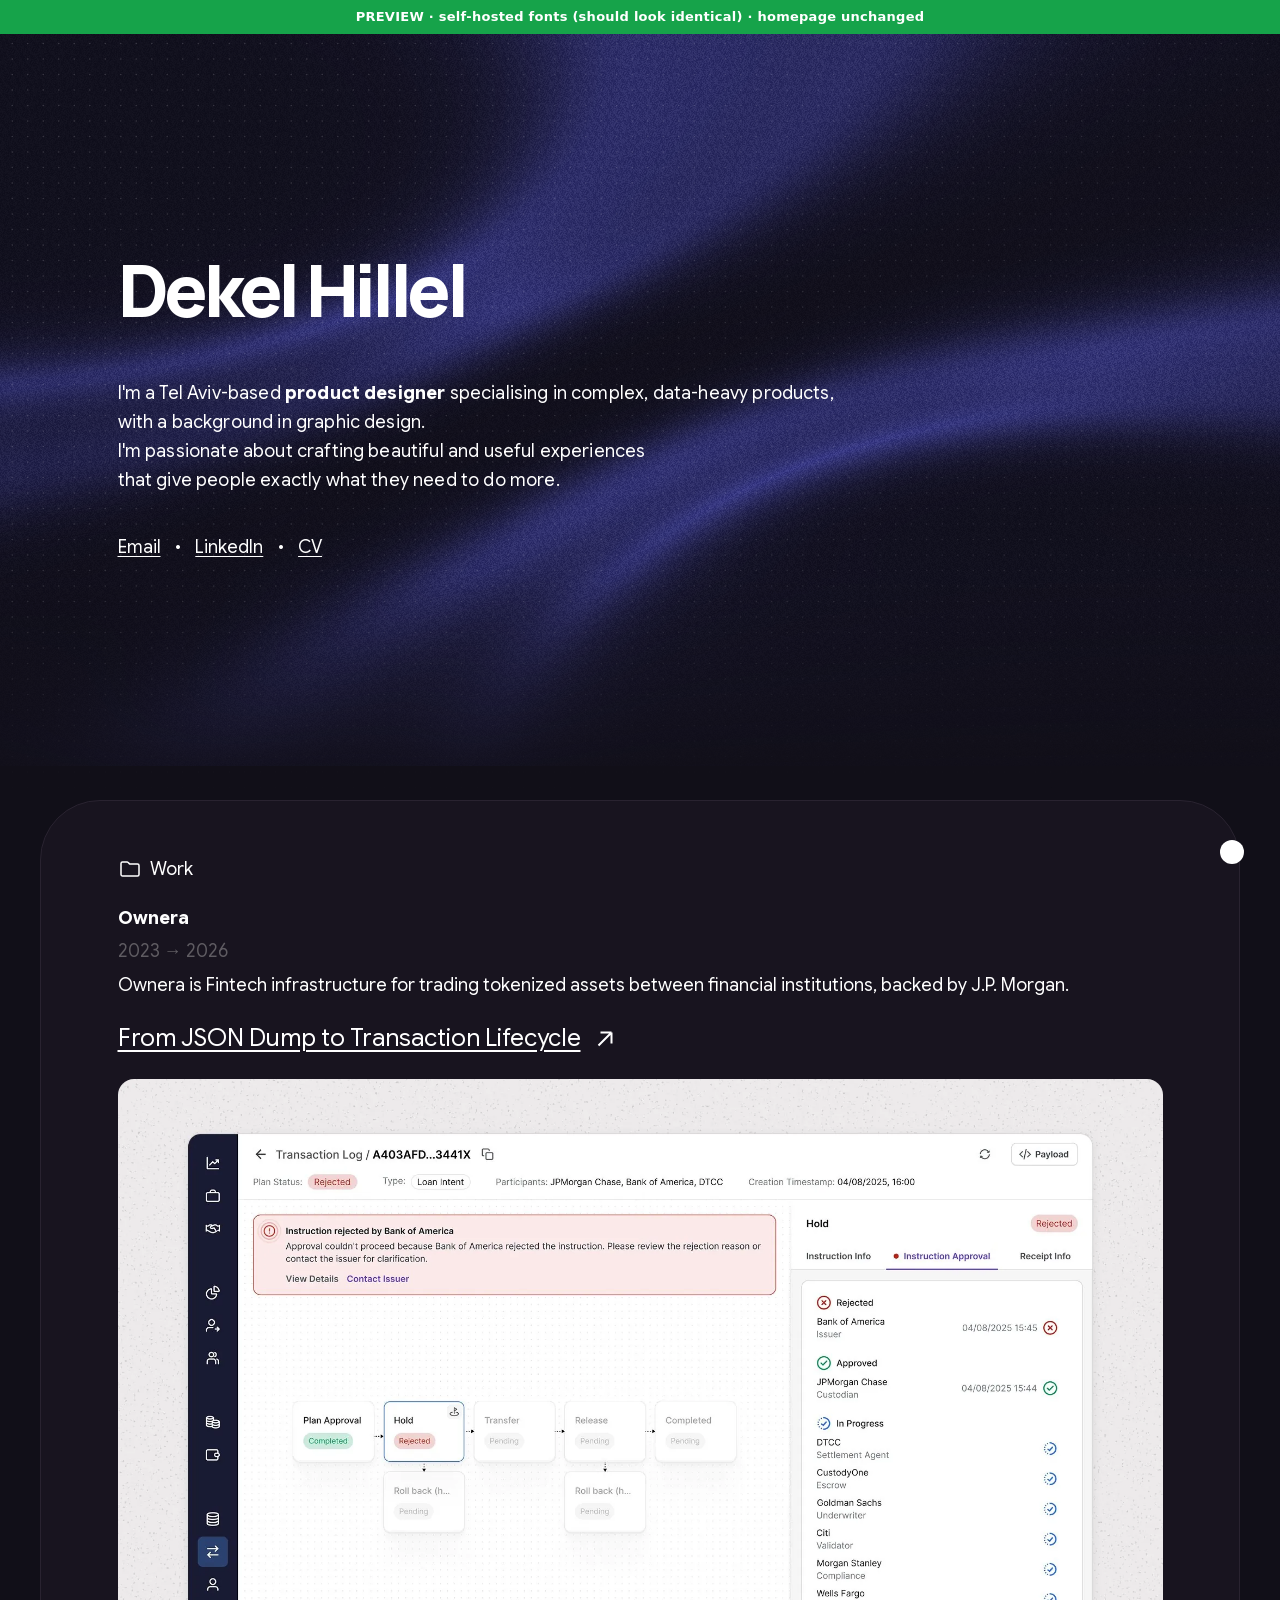
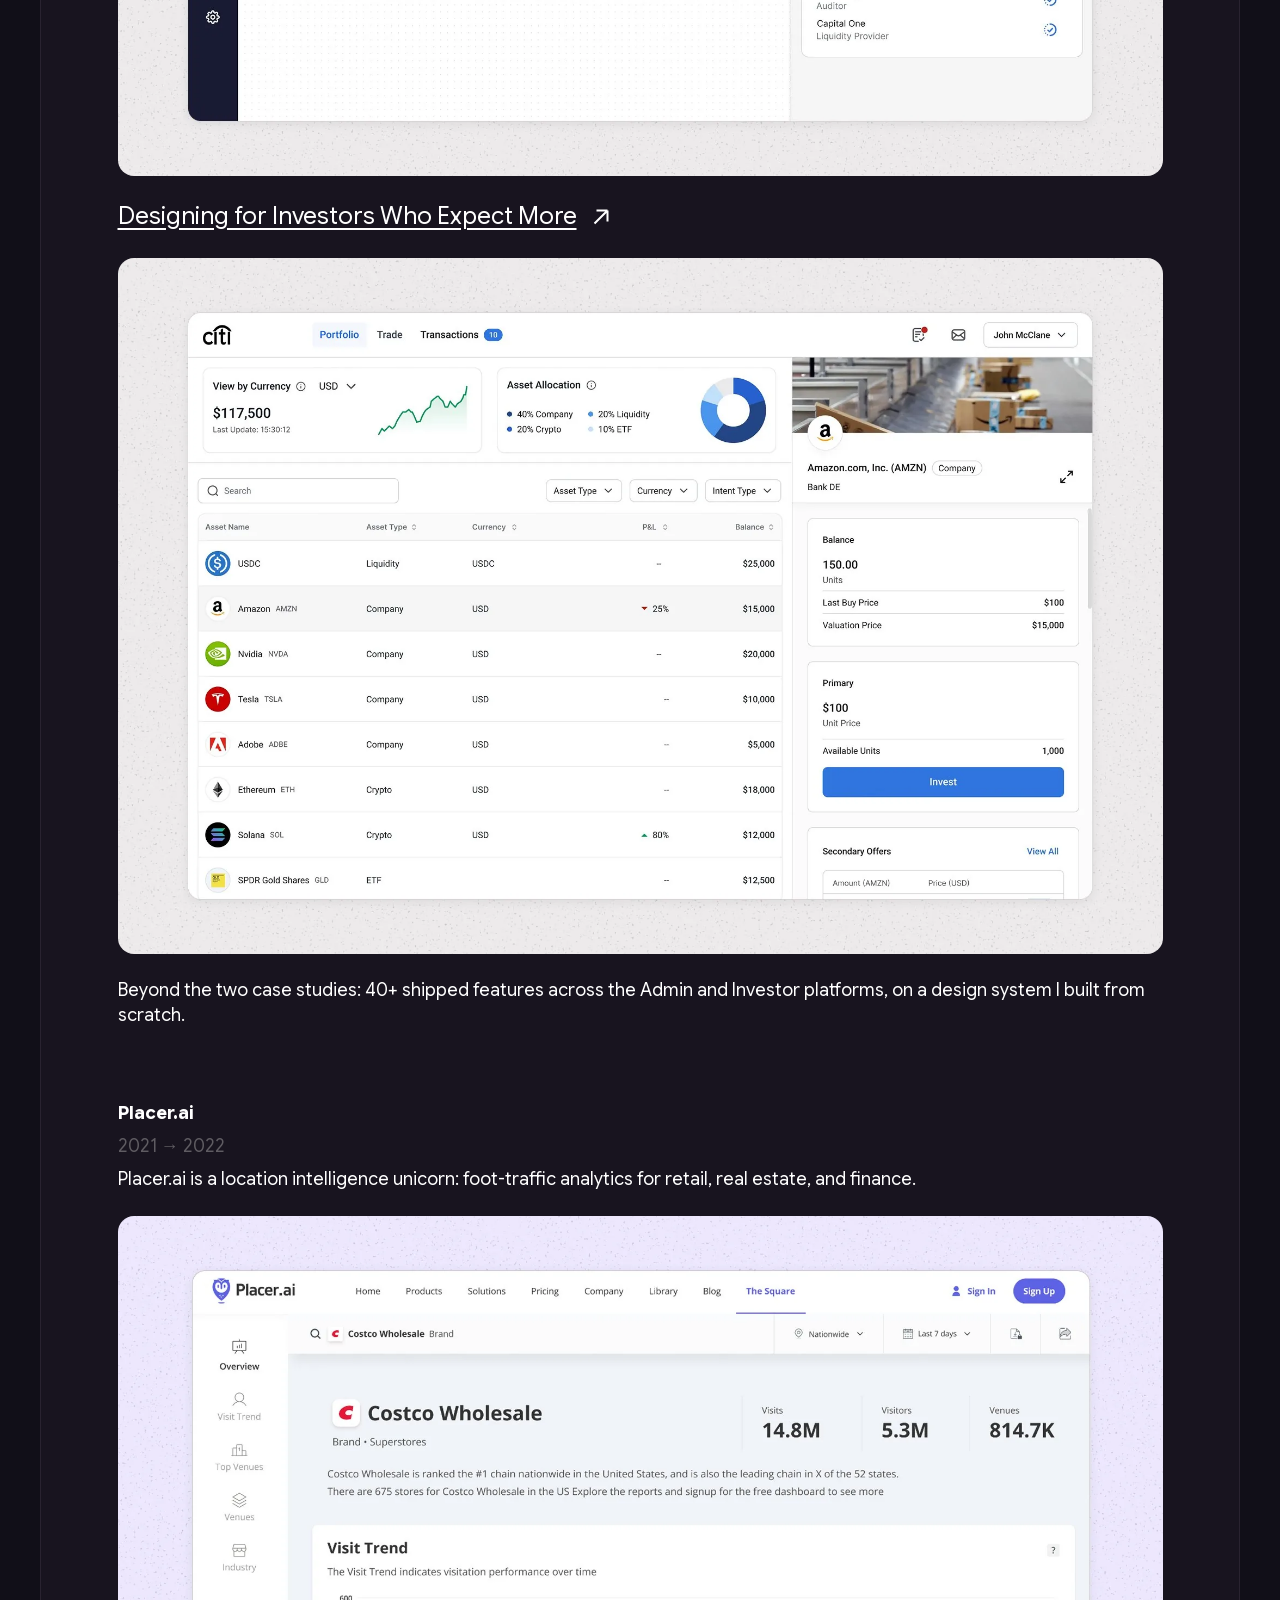
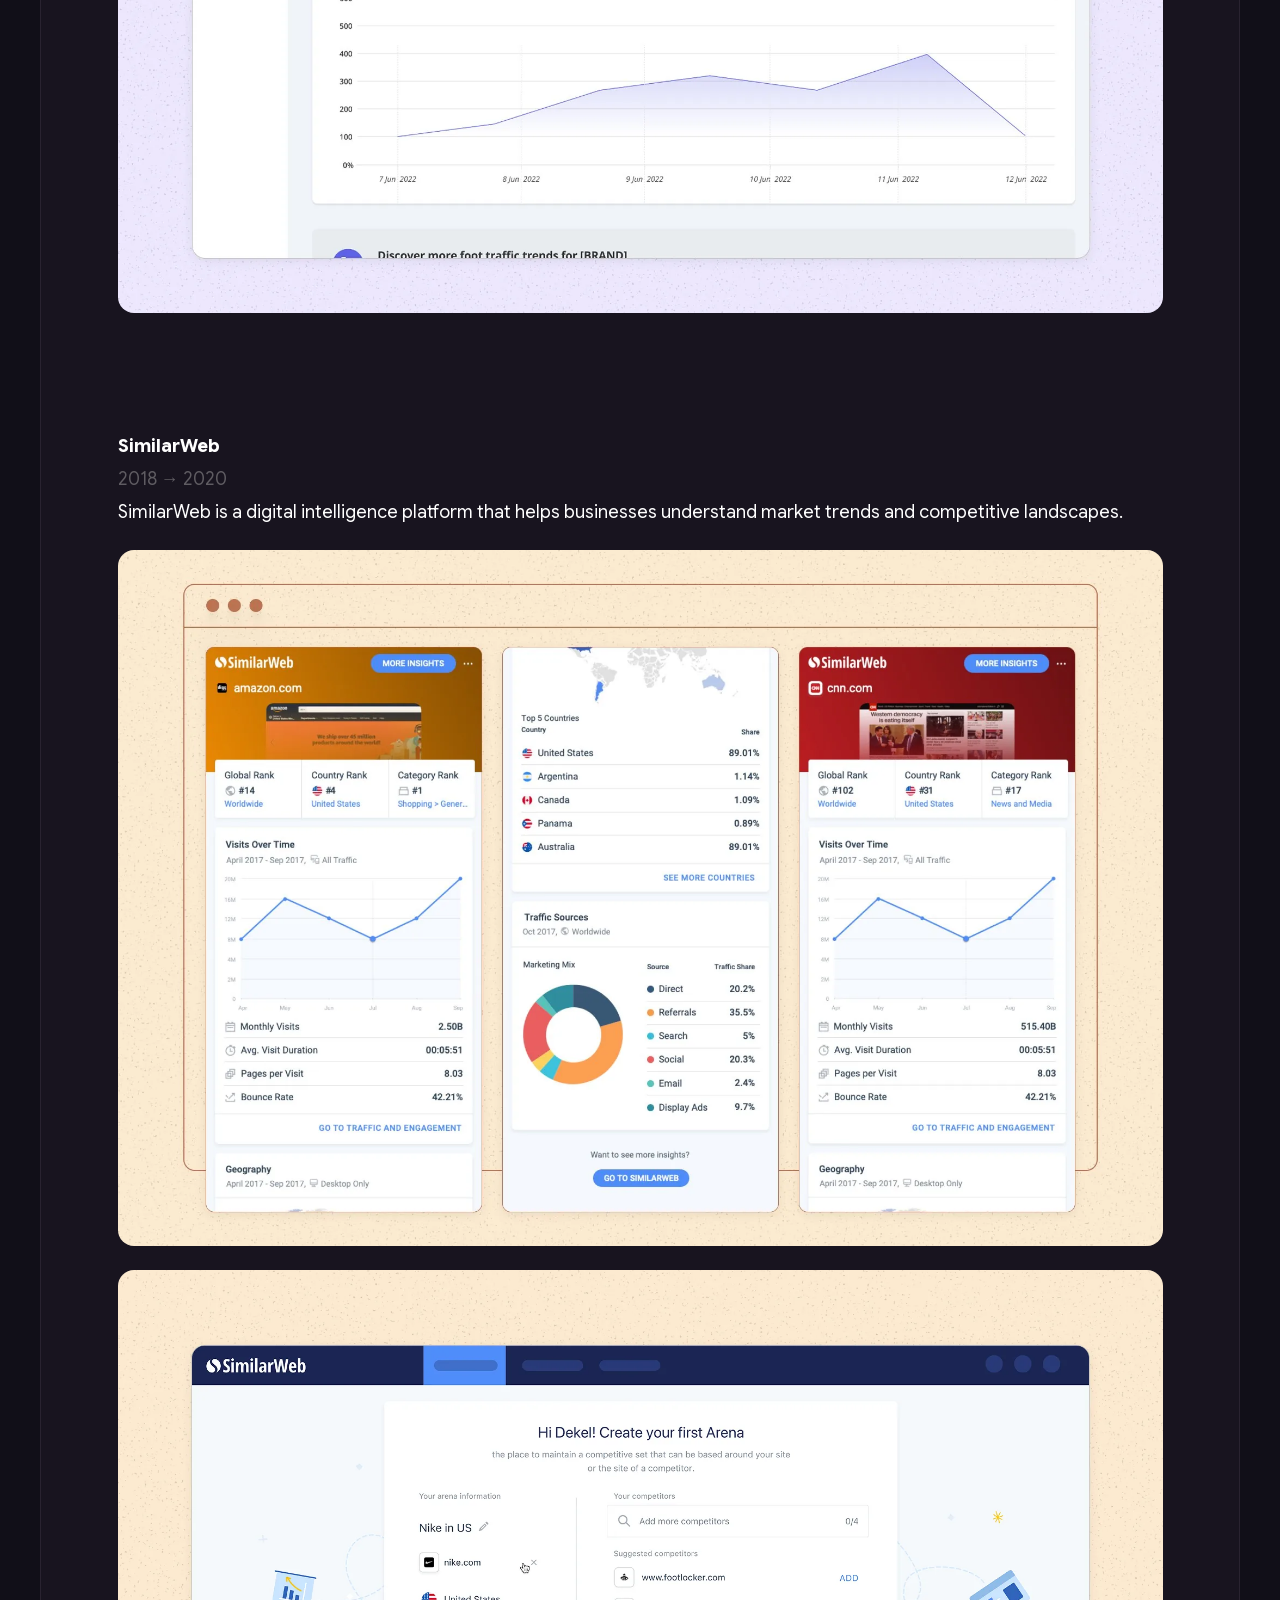
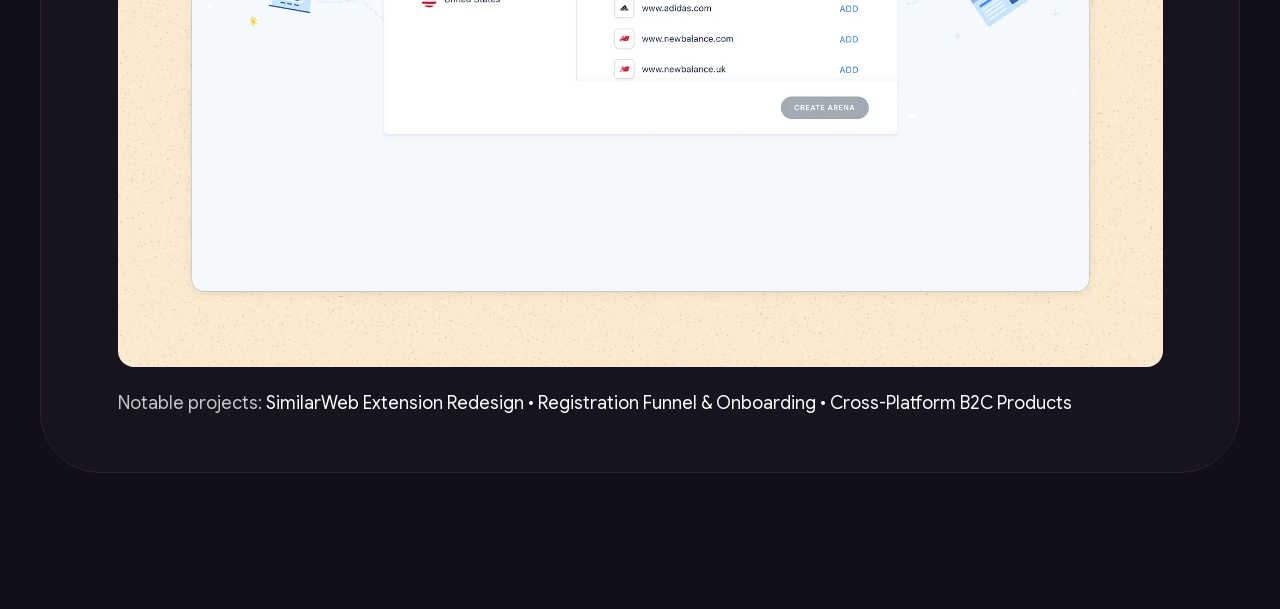
<file: preview/index.html>
<!DOCTYPE html>
<html lang="en">
<head>
  <meta charset="UTF-8">
  <meta name="viewport" content="width=device-width, initial-scale=1.0">

  <!-- Google tag (gtag.js) -->
  <script async src="https://www.googletagmanager.com/gtag/js?id=G-BXLP0J2923"></script>
  <script>
    window.dataLayer = window.dataLayer || [];
    function gtag(){dataLayer.push(arguments);}
    gtag('js', new Date());

    gtag('config', 'G-BXLP0J2923');
  </script>
  <!-- Hotjar Tracking Code for www.dekelhillel.com -->
  <script>
    (function(h,o,t,j,a,r){
        h.hj=h.hj||function(){(h.hj.q=h.hj.q||[]).push(arguments)};
        h._hjSettings={hjid:2517369,hjsv:6};
        a=o.getElementsByTagName('head')[0];
        r=o.createElement('script');r.async=1;
        r.src=t+h._hjSettings.hjid+j+h._hjSettings.hjsv;
        a.appendChild(r);
    })(window,document,'https://static.hotjar.com/c/hotjar-','.js?sv=');
  </script>

  <!-- ── Primary SEO ─────────────────────────────────────────── -->
  <title>Dekel Hillel - Portfolio</title>
  <meta name="description" content="I'm a Tel Aviv-based product designer specialising in complex, data-heavy products, with a background in graphic design. I'm passionate about crafting beautiful and useful experiences that give people exactly what they need to do more.">
  <meta name="author" content="Dekel Hillel">
  <meta name="robots" content="noindex, nofollow">
  <link rel="canonical" href="https://dekelhillel.com/">

  <!-- ── Open Graph (Facebook, LinkedIn, WhatsApp) ───────────── -->
  <meta property="og:type"        content="website">
  <meta property="og:url"         content="https://dekelhillel.com/">
  <meta property="og:site_name"   content="Dekel Hillel">
  <meta property="og:title"       content="Dekel Hillel - Portfolio">
  <meta property="og:description" content="I'm a Tel Aviv-based product designer specialising in complex, data-heavy products, with a background in graphic design. I'm passionate about crafting beautiful and useful experiences that give people exactly what they need to do more.">
  <meta property="og:image"       content="https://dekelhillel.com/og-image.png">
  <meta property="og:image:width"  content="1200">
  <meta property="og:image:height" content="630">
  <meta property="og:image:alt"   content="Dekel Hillel">
  <meta property="og:locale"      content="en_US">

  <!-- ── Twitter / X Card ────────────────────────────────────── -->
  <meta name="twitter:card"        content="summary_large_image">
  <meta name="twitter:title"       content="Dekel Hillel - Portfolio">
  <meta name="twitter:description" content="I'm a Tel Aviv-based product designer specialising in complex, data-heavy products, with a background in graphic design. I'm passionate about crafting beautiful and useful experiences that give people exactly what they need to do more.">
  <meta name="twitter:image"       content="https://dekelhillel.com/og-image.png">
  <meta name="twitter:image:alt"   content="Dekel Hillel, Product Designer">

  <!-- ── Theme color (mobile browser chrome) ─────────────────── -->
  <meta name="theme-color" content="#110f18">

  <!-- ── Favicon ─────────────────────────────────────────────── -->
  <link rel="icon"             type="image/svg+xml"  href="/favicon.svg">
  <link rel="icon"             type="image/png" sizes="32x32" href="/favicon-32.png">
  <link rel="apple-touch-icon" sizes="180x180"       href="/apple-touch-icon.png">

  <!-- ── Structured data (Google Rich Results) ───────────────── -->
  <script type="application/ld+json">
  {
    "@context": "https://schema.org",
    "@type": "Person",
    "name": "Dekel Hillel",
    "url": "https://dekelhillel.com",
    "jobTitle": "Product Designer",
    "description": "I'm a Tel Aviv-based product designer specialising in complex, data-heavy products, with a background in graphic design. I'm passionate about crafting beautiful and useful experiences that give people exactly what they need to do more.",
    "sameAs": [
      "https://www.linkedin.com/in/dekelhillel/"
    ],
    "email": "mailto:h.dekel@gmail.com",
    "knowsAbout": ["Product Design", "UX Design", "B2B SaaS", "Design Systems", "Fintech"]
  }
  </script>

  <!-- ── Self-hosted fonts (same faces, no third-party) ─────── -->
  <link rel="preload" href="/fonts/manrope-800-latin.woff2" as="font" type="font/woff2" crossorigin>
  <link rel="preload" href="/fonts/gsf-latin.woff2" as="font" type="font/woff2" crossorigin>

  <!-- Marks JS availability before first paint, so the reveal-on-scroll
       hidden state only ever applies when the script can undo it -->
  <script>document.documentElement.classList.add('js');</script>

  <style>
/* Google Sans Flex math */
@font-face {
  font-family: 'Google Sans Flex';
  font-style: normal;
  font-weight: 400;
  font-stretch: 100%;
  font-display: swap;
  src: url(/fonts/gsf-math.woff2) format('woff2');
  unicode-range: U+0302-0303, U+0305, U+0307-0308, U+0310, U+0312, U+0315, U+031A, U+0326-0327, U+032C, U+032F-0330, U+0332-0333, U+0338, U+033A, U+0346, U+034D, U+0391-03A1, U+03A3-03A9, U+03B1-03C9, U+03D1, U+03D5-03D6, U+03F0-03F1, U+03F4-03F5, U+2016-2017, U+2034-2038, U+203C, U+2040, U+2043, U+2047, U+2050, U+2057, U+205F, U+2070-2071, U+2074-208E, U+2090-209C, U+20D0-20DC, U+20E1, U+20E5-20EF, U+2100-2112, U+2114-2115, U+2117-2121, U+2123-214F, U+2190, U+2192, U+2194-21AE, U+21B0-21E5, U+21F1-21F2, U+21F4-2211, U+2213-2214, U+2216-22FF, U+2308-230B, U+2310, U+2319, U+231C-2321, U+2336-237A, U+237C, U+2395, U+239B-23B7, U+23D0, U+23DC-23E1, U+2474-2475, U+25AF, U+25B3, U+25B7, U+25BD, U+25C1, U+25CA, U+25CC, U+25FB, U+266D-266F, U+27C0-27FF, U+2900-2AFF, U+2B0E-2B11, U+2B30-2B4C, U+2BFE, U+3030, U+FF5B, U+FF5D, U+1D400-1D7FF, U+1EE00-1EEFF;
}
/* Google Sans Flex symbols */
@font-face {
  font-family: 'Google Sans Flex';
  font-style: normal;
  font-weight: 400;
  font-stretch: 100%;
  font-display: swap;
  src: url(/fonts/gsf-symbols.woff2) format('woff2');
  unicode-range: U+0001-000C, U+000E-001F, U+007F-009F, U+20DD-20E0, U+20E2-20E4, U+2150-218F, U+2190, U+2192, U+2194-2199, U+21AF, U+21E6-21F0, U+21F3, U+2218-2219, U+2299, U+22C4-22C6, U+2300-243F, U+2440-244A, U+2460-24FF, U+25A0-27BF, U+2800-28FF, U+2921-2922, U+2981, U+29BF, U+29EB, U+2B00-2BFF, U+4DC0-4DFF, U+FFF9-FFFB, U+10140-1018E, U+10190-1019C, U+101A0, U+101D0-101FD, U+102E0-102FB, U+10E60-10E7E, U+1D2C0-1D2D3, U+1D2E0-1D37F, U+1F000-1F0FF, U+1F100-1F1AD, U+1F1E6-1F1FF, U+1F30D-1F30F, U+1F315, U+1F31C, U+1F31E, U+1F320-1F32C, U+1F336, U+1F378, U+1F37D, U+1F382, U+1F393-1F39F, U+1F3A7-1F3A8, U+1F3AC-1F3AF, U+1F3C2, U+1F3C4-1F3C6, U+1F3CA-1F3CE, U+1F3D4-1F3E0, U+1F3ED, U+1F3F1-1F3F3, U+1F3F5-1F3F7, U+1F408, U+1F415, U+1F41F, U+1F426, U+1F43F, U+1F441-1F442, U+1F444, U+1F446-1F449, U+1F44C-1F44E, U+1F453, U+1F46A, U+1F47D, U+1F4A3, U+1F4B0, U+1F4B3, U+1F4B9, U+1F4BB, U+1F4BF, U+1F4C8-1F4CB, U+1F4D6, U+1F4DA, U+1F4DF, U+1F4E3-1F4E6, U+1F4EA-1F4ED, U+1F4F7, U+1F4F9-1F4FB, U+1F4FD-1F4FE, U+1F503, U+1F507-1F50B, U+1F50D, U+1F512-1F513, U+1F53E-1F54A, U+1F54F-1F5FA, U+1F610, U+1F650-1F67F, U+1F687, U+1F68D, U+1F691, U+1F694, U+1F698, U+1F6AD, U+1F6B2, U+1F6B9-1F6BA, U+1F6BC, U+1F6C6-1F6CF, U+1F6D3-1F6D7, U+1F6E0-1F6EA, U+1F6F0-1F6F3, U+1F6F7-1F6FC, U+1F700-1F7FF, U+1F800-1F80B, U+1F810-1F847, U+1F850-1F859, U+1F860-1F887, U+1F890-1F8AD, U+1F8B0-1F8BB, U+1F8C0-1F8C1, U+1F900-1F90B, U+1F93B, U+1F946, U+1F984, U+1F996, U+1F9E9, U+1FA00-1FA6F, U+1FA70-1FA7C, U+1FA80-1FA89, U+1FA8F-1FAC6, U+1FACE-1FADC, U+1FADF-1FAE9, U+1FAF0-1FAF8, U+1FB00-1FBFF;
}
/* Google Sans Flex latin-ext */
@font-face {
  font-family: 'Google Sans Flex';
  font-style: normal;
  font-weight: 400;
  font-stretch: 100%;
  font-display: swap;
  src: url(/fonts/gsf-latin-ext.woff2) format('woff2');
  unicode-range: U+0100-02BA, U+02BD-02C5, U+02C7-02CC, U+02CE-02D7, U+02DD-02FF, U+0304, U+0308, U+0329, U+1D00-1DBF, U+1E00-1E9F, U+1EF2-1EFF, U+2020, U+20A0-20AB, U+20AD-20C0, U+2113, U+2C60-2C7F, U+A720-A7FF;
}
/* Google Sans Flex latin */
@font-face {
  font-family: 'Google Sans Flex';
  font-style: normal;
  font-weight: 400;
  font-stretch: 100%;
  font-display: swap;
  src: url(/fonts/gsf-latin.woff2) format('woff2');
  unicode-range: U+0000-00FF, U+0131, U+0152-0153, U+02BB-02BC, U+02C6, U+02DA, U+02DC, U+0304, U+0308, U+0329, U+2000-206F, U+20AC, U+2122, U+2191, U+2193, U+2212, U+2215, U+FEFF, U+FFFD;
}
/* Google Sans Flex math */
@font-face {
  font-family: 'Google Sans Flex';
  font-style: normal;
  font-weight: 500;
  font-stretch: 100%;
  font-display: swap;
  src: url(/fonts/gsf-math.woff2) format('woff2');
  unicode-range: U+0302-0303, U+0305, U+0307-0308, U+0310, U+0312, U+0315, U+031A, U+0326-0327, U+032C, U+032F-0330, U+0332-0333, U+0338, U+033A, U+0346, U+034D, U+0391-03A1, U+03A3-03A9, U+03B1-03C9, U+03D1, U+03D5-03D6, U+03F0-03F1, U+03F4-03F5, U+2016-2017, U+2034-2038, U+203C, U+2040, U+2043, U+2047, U+2050, U+2057, U+205F, U+2070-2071, U+2074-208E, U+2090-209C, U+20D0-20DC, U+20E1, U+20E5-20EF, U+2100-2112, U+2114-2115, U+2117-2121, U+2123-214F, U+2190, U+2192, U+2194-21AE, U+21B0-21E5, U+21F1-21F2, U+21F4-2211, U+2213-2214, U+2216-22FF, U+2308-230B, U+2310, U+2319, U+231C-2321, U+2336-237A, U+237C, U+2395, U+239B-23B7, U+23D0, U+23DC-23E1, U+2474-2475, U+25AF, U+25B3, U+25B7, U+25BD, U+25C1, U+25CA, U+25CC, U+25FB, U+266D-266F, U+27C0-27FF, U+2900-2AFF, U+2B0E-2B11, U+2B30-2B4C, U+2BFE, U+3030, U+FF5B, U+FF5D, U+1D400-1D7FF, U+1EE00-1EEFF;
}
/* Google Sans Flex symbols */
@font-face {
  font-family: 'Google Sans Flex';
  font-style: normal;
  font-weight: 500;
  font-stretch: 100%;
  font-display: swap;
  src: url(/fonts/gsf-symbols.woff2) format('woff2');
  unicode-range: U+0001-000C, U+000E-001F, U+007F-009F, U+20DD-20E0, U+20E2-20E4, U+2150-218F, U+2190, U+2192, U+2194-2199, U+21AF, U+21E6-21F0, U+21F3, U+2218-2219, U+2299, U+22C4-22C6, U+2300-243F, U+2440-244A, U+2460-24FF, U+25A0-27BF, U+2800-28FF, U+2921-2922, U+2981, U+29BF, U+29EB, U+2B00-2BFF, U+4DC0-4DFF, U+FFF9-FFFB, U+10140-1018E, U+10190-1019C, U+101A0, U+101D0-101FD, U+102E0-102FB, U+10E60-10E7E, U+1D2C0-1D2D3, U+1D2E0-1D37F, U+1F000-1F0FF, U+1F100-1F1AD, U+1F1E6-1F1FF, U+1F30D-1F30F, U+1F315, U+1F31C, U+1F31E, U+1F320-1F32C, U+1F336, U+1F378, U+1F37D, U+1F382, U+1F393-1F39F, U+1F3A7-1F3A8, U+1F3AC-1F3AF, U+1F3C2, U+1F3C4-1F3C6, U+1F3CA-1F3CE, U+1F3D4-1F3E0, U+1F3ED, U+1F3F1-1F3F3, U+1F3F5-1F3F7, U+1F408, U+1F415, U+1F41F, U+1F426, U+1F43F, U+1F441-1F442, U+1F444, U+1F446-1F449, U+1F44C-1F44E, U+1F453, U+1F46A, U+1F47D, U+1F4A3, U+1F4B0, U+1F4B3, U+1F4B9, U+1F4BB, U+1F4BF, U+1F4C8-1F4CB, U+1F4D6, U+1F4DA, U+1F4DF, U+1F4E3-1F4E6, U+1F4EA-1F4ED, U+1F4F7, U+1F4F9-1F4FB, U+1F4FD-1F4FE, U+1F503, U+1F507-1F50B, U+1F50D, U+1F512-1F513, U+1F53E-1F54A, U+1F54F-1F5FA, U+1F610, U+1F650-1F67F, U+1F687, U+1F68D, U+1F691, U+1F694, U+1F698, U+1F6AD, U+1F6B2, U+1F6B9-1F6BA, U+1F6BC, U+1F6C6-1F6CF, U+1F6D3-1F6D7, U+1F6E0-1F6EA, U+1F6F0-1F6F3, U+1F6F7-1F6FC, U+1F700-1F7FF, U+1F800-1F80B, U+1F810-1F847, U+1F850-1F859, U+1F860-1F887, U+1F890-1F8AD, U+1F8B0-1F8BB, U+1F8C0-1F8C1, U+1F900-1F90B, U+1F93B, U+1F946, U+1F984, U+1F996, U+1F9E9, U+1FA00-1FA6F, U+1FA70-1FA7C, U+1FA80-1FA89, U+1FA8F-1FAC6, U+1FACE-1FADC, U+1FADF-1FAE9, U+1FAF0-1FAF8, U+1FB00-1FBFF;
}
/* Google Sans Flex latin-ext */
@font-face {
  font-family: 'Google Sans Flex';
  font-style: normal;
  font-weight: 500;
  font-stretch: 100%;
  font-display: swap;
  src: url(/fonts/gsf-latin-ext.woff2) format('woff2');
  unicode-range: U+0100-02BA, U+02BD-02C5, U+02C7-02CC, U+02CE-02D7, U+02DD-02FF, U+0304, U+0308, U+0329, U+1D00-1DBF, U+1E00-1E9F, U+1EF2-1EFF, U+2020, U+20A0-20AB, U+20AD-20C0, U+2113, U+2C60-2C7F, U+A720-A7FF;
}
/* Google Sans Flex latin */
@font-face {
  font-family: 'Google Sans Flex';
  font-style: normal;
  font-weight: 500;
  font-stretch: 100%;
  font-display: swap;
  src: url(/fonts/gsf-latin.woff2) format('woff2');
  unicode-range: U+0000-00FF, U+0131, U+0152-0153, U+02BB-02BC, U+02C6, U+02DA, U+02DC, U+0304, U+0308, U+0329, U+2000-206F, U+20AC, U+2122, U+2191, U+2193, U+2212, U+2215, U+FEFF, U+FFFD;
}
/* Google Sans Flex math */
@font-face {
  font-family: 'Google Sans Flex';
  font-style: normal;
  font-weight: 600;
  font-stretch: 100%;
  font-display: swap;
  src: url(/fonts/gsf-math.woff2) format('woff2');
  unicode-range: U+0302-0303, U+0305, U+0307-0308, U+0310, U+0312, U+0315, U+031A, U+0326-0327, U+032C, U+032F-0330, U+0332-0333, U+0338, U+033A, U+0346, U+034D, U+0391-03A1, U+03A3-03A9, U+03B1-03C9, U+03D1, U+03D5-03D6, U+03F0-03F1, U+03F4-03F5, U+2016-2017, U+2034-2038, U+203C, U+2040, U+2043, U+2047, U+2050, U+2057, U+205F, U+2070-2071, U+2074-208E, U+2090-209C, U+20D0-20DC, U+20E1, U+20E5-20EF, U+2100-2112, U+2114-2115, U+2117-2121, U+2123-214F, U+2190, U+2192, U+2194-21AE, U+21B0-21E5, U+21F1-21F2, U+21F4-2211, U+2213-2214, U+2216-22FF, U+2308-230B, U+2310, U+2319, U+231C-2321, U+2336-237A, U+237C, U+2395, U+239B-23B7, U+23D0, U+23DC-23E1, U+2474-2475, U+25AF, U+25B3, U+25B7, U+25BD, U+25C1, U+25CA, U+25CC, U+25FB, U+266D-266F, U+27C0-27FF, U+2900-2AFF, U+2B0E-2B11, U+2B30-2B4C, U+2BFE, U+3030, U+FF5B, U+FF5D, U+1D400-1D7FF, U+1EE00-1EEFF;
}
/* Google Sans Flex symbols */
@font-face {
  font-family: 'Google Sans Flex';
  font-style: normal;
  font-weight: 600;
  font-stretch: 100%;
  font-display: swap;
  src: url(/fonts/gsf-symbols.woff2) format('woff2');
  unicode-range: U+0001-000C, U+000E-001F, U+007F-009F, U+20DD-20E0, U+20E2-20E4, U+2150-218F, U+2190, U+2192, U+2194-2199, U+21AF, U+21E6-21F0, U+21F3, U+2218-2219, U+2299, U+22C4-22C6, U+2300-243F, U+2440-244A, U+2460-24FF, U+25A0-27BF, U+2800-28FF, U+2921-2922, U+2981, U+29BF, U+29EB, U+2B00-2BFF, U+4DC0-4DFF, U+FFF9-FFFB, U+10140-1018E, U+10190-1019C, U+101A0, U+101D0-101FD, U+102E0-102FB, U+10E60-10E7E, U+1D2C0-1D2D3, U+1D2E0-1D37F, U+1F000-1F0FF, U+1F100-1F1AD, U+1F1E6-1F1FF, U+1F30D-1F30F, U+1F315, U+1F31C, U+1F31E, U+1F320-1F32C, U+1F336, U+1F378, U+1F37D, U+1F382, U+1F393-1F39F, U+1F3A7-1F3A8, U+1F3AC-1F3AF, U+1F3C2, U+1F3C4-1F3C6, U+1F3CA-1F3CE, U+1F3D4-1F3E0, U+1F3ED, U+1F3F1-1F3F3, U+1F3F5-1F3F7, U+1F408, U+1F415, U+1F41F, U+1F426, U+1F43F, U+1F441-1F442, U+1F444, U+1F446-1F449, U+1F44C-1F44E, U+1F453, U+1F46A, U+1F47D, U+1F4A3, U+1F4B0, U+1F4B3, U+1F4B9, U+1F4BB, U+1F4BF, U+1F4C8-1F4CB, U+1F4D6, U+1F4DA, U+1F4DF, U+1F4E3-1F4E6, U+1F4EA-1F4ED, U+1F4F7, U+1F4F9-1F4FB, U+1F4FD-1F4FE, U+1F503, U+1F507-1F50B, U+1F50D, U+1F512-1F513, U+1F53E-1F54A, U+1F54F-1F5FA, U+1F610, U+1F650-1F67F, U+1F687, U+1F68D, U+1F691, U+1F694, U+1F698, U+1F6AD, U+1F6B2, U+1F6B9-1F6BA, U+1F6BC, U+1F6C6-1F6CF, U+1F6D3-1F6D7, U+1F6E0-1F6EA, U+1F6F0-1F6F3, U+1F6F7-1F6FC, U+1F700-1F7FF, U+1F800-1F80B, U+1F810-1F847, U+1F850-1F859, U+1F860-1F887, U+1F890-1F8AD, U+1F8B0-1F8BB, U+1F8C0-1F8C1, U+1F900-1F90B, U+1F93B, U+1F946, U+1F984, U+1F996, U+1F9E9, U+1FA00-1FA6F, U+1FA70-1FA7C, U+1FA80-1FA89, U+1FA8F-1FAC6, U+1FACE-1FADC, U+1FADF-1FAE9, U+1FAF0-1FAF8, U+1FB00-1FBFF;
}
/* Google Sans Flex latin-ext */
@font-face {
  font-family: 'Google Sans Flex';
  font-style: normal;
  font-weight: 600;
  font-stretch: 100%;
  font-display: swap;
  src: url(/fonts/gsf-latin-ext.woff2) format('woff2');
  unicode-range: U+0100-02BA, U+02BD-02C5, U+02C7-02CC, U+02CE-02D7, U+02DD-02FF, U+0304, U+0308, U+0329, U+1D00-1DBF, U+1E00-1E9F, U+1EF2-1EFF, U+2020, U+20A0-20AB, U+20AD-20C0, U+2113, U+2C60-2C7F, U+A720-A7FF;
}
/* Google Sans Flex latin */
@font-face {
  font-family: 'Google Sans Flex';
  font-style: normal;
  font-weight: 600;
  font-stretch: 100%;
  font-display: swap;
  src: url(/fonts/gsf-latin.woff2) format('woff2');
  unicode-range: U+0000-00FF, U+0131, U+0152-0153, U+02BB-02BC, U+02C6, U+02DA, U+02DC, U+0304, U+0308, U+0329, U+2000-206F, U+20AC, U+2122, U+2191, U+2193, U+2212, U+2215, U+FEFF, U+FFFD;
}
/* Google Sans Flex math */
@font-face {
  font-family: 'Google Sans Flex';
  font-style: normal;
  font-weight: 700;
  font-stretch: 100%;
  font-display: swap;
  src: url(/fonts/gsf-math.woff2) format('woff2');
  unicode-range: U+0302-0303, U+0305, U+0307-0308, U+0310, U+0312, U+0315, U+031A, U+0326-0327, U+032C, U+032F-0330, U+0332-0333, U+0338, U+033A, U+0346, U+034D, U+0391-03A1, U+03A3-03A9, U+03B1-03C9, U+03D1, U+03D5-03D6, U+03F0-03F1, U+03F4-03F5, U+2016-2017, U+2034-2038, U+203C, U+2040, U+2043, U+2047, U+2050, U+2057, U+205F, U+2070-2071, U+2074-208E, U+2090-209C, U+20D0-20DC, U+20E1, U+20E5-20EF, U+2100-2112, U+2114-2115, U+2117-2121, U+2123-214F, U+2190, U+2192, U+2194-21AE, U+21B0-21E5, U+21F1-21F2, U+21F4-2211, U+2213-2214, U+2216-22FF, U+2308-230B, U+2310, U+2319, U+231C-2321, U+2336-237A, U+237C, U+2395, U+239B-23B7, U+23D0, U+23DC-23E1, U+2474-2475, U+25AF, U+25B3, U+25B7, U+25BD, U+25C1, U+25CA, U+25CC, U+25FB, U+266D-266F, U+27C0-27FF, U+2900-2AFF, U+2B0E-2B11, U+2B30-2B4C, U+2BFE, U+3030, U+FF5B, U+FF5D, U+1D400-1D7FF, U+1EE00-1EEFF;
}
/* Google Sans Flex symbols */
@font-face {
  font-family: 'Google Sans Flex';
  font-style: normal;
  font-weight: 700;
  font-stretch: 100%;
  font-display: swap;
  src: url(/fonts/gsf-symbols.woff2) format('woff2');
  unicode-range: U+0001-000C, U+000E-001F, U+007F-009F, U+20DD-20E0, U+20E2-20E4, U+2150-218F, U+2190, U+2192, U+2194-2199, U+21AF, U+21E6-21F0, U+21F3, U+2218-2219, U+2299, U+22C4-22C6, U+2300-243F, U+2440-244A, U+2460-24FF, U+25A0-27BF, U+2800-28FF, U+2921-2922, U+2981, U+29BF, U+29EB, U+2B00-2BFF, U+4DC0-4DFF, U+FFF9-FFFB, U+10140-1018E, U+10190-1019C, U+101A0, U+101D0-101FD, U+102E0-102FB, U+10E60-10E7E, U+1D2C0-1D2D3, U+1D2E0-1D37F, U+1F000-1F0FF, U+1F100-1F1AD, U+1F1E6-1F1FF, U+1F30D-1F30F, U+1F315, U+1F31C, U+1F31E, U+1F320-1F32C, U+1F336, U+1F378, U+1F37D, U+1F382, U+1F393-1F39F, U+1F3A7-1F3A8, U+1F3AC-1F3AF, U+1F3C2, U+1F3C4-1F3C6, U+1F3CA-1F3CE, U+1F3D4-1F3E0, U+1F3ED, U+1F3F1-1F3F3, U+1F3F5-1F3F7, U+1F408, U+1F415, U+1F41F, U+1F426, U+1F43F, U+1F441-1F442, U+1F444, U+1F446-1F449, U+1F44C-1F44E, U+1F453, U+1F46A, U+1F47D, U+1F4A3, U+1F4B0, U+1F4B3, U+1F4B9, U+1F4BB, U+1F4BF, U+1F4C8-1F4CB, U+1F4D6, U+1F4DA, U+1F4DF, U+1F4E3-1F4E6, U+1F4EA-1F4ED, U+1F4F7, U+1F4F9-1F4FB, U+1F4FD-1F4FE, U+1F503, U+1F507-1F50B, U+1F50D, U+1F512-1F513, U+1F53E-1F54A, U+1F54F-1F5FA, U+1F610, U+1F650-1F67F, U+1F687, U+1F68D, U+1F691, U+1F694, U+1F698, U+1F6AD, U+1F6B2, U+1F6B9-1F6BA, U+1F6BC, U+1F6C6-1F6CF, U+1F6D3-1F6D7, U+1F6E0-1F6EA, U+1F6F0-1F6F3, U+1F6F7-1F6FC, U+1F700-1F7FF, U+1F800-1F80B, U+1F810-1F847, U+1F850-1F859, U+1F860-1F887, U+1F890-1F8AD, U+1F8B0-1F8BB, U+1F8C0-1F8C1, U+1F900-1F90B, U+1F93B, U+1F946, U+1F984, U+1F996, U+1F9E9, U+1FA00-1FA6F, U+1FA70-1FA7C, U+1FA80-1FA89, U+1FA8F-1FAC6, U+1FACE-1FADC, U+1FADF-1FAE9, U+1FAF0-1FAF8, U+1FB00-1FBFF;
}
/* Google Sans Flex latin-ext */
@font-face {
  font-family: 'Google Sans Flex';
  font-style: normal;
  font-weight: 700;
  font-stretch: 100%;
  font-display: swap;
  src: url(/fonts/gsf-latin-ext.woff2) format('woff2');
  unicode-range: U+0100-02BA, U+02BD-02C5, U+02C7-02CC, U+02CE-02D7, U+02DD-02FF, U+0304, U+0308, U+0329, U+1D00-1DBF, U+1E00-1E9F, U+1EF2-1EFF, U+2020, U+20A0-20AB, U+20AD-20C0, U+2113, U+2C60-2C7F, U+A720-A7FF;
}
/* Google Sans Flex latin */
@font-face {
  font-family: 'Google Sans Flex';
  font-style: normal;
  font-weight: 700;
  font-stretch: 100%;
  font-display: swap;
  src: url(/fonts/gsf-latin.woff2) format('woff2');
  unicode-range: U+0000-00FF, U+0131, U+0152-0153, U+02BB-02BC, U+02C6, U+02DA, U+02DC, U+0304, U+0308, U+0329, U+2000-206F, U+20AC, U+2122, U+2191, U+2193, U+2212, U+2215, U+FEFF, U+FFFD;
}
/* Manrope latin-ext */
@font-face {
  font-family: 'Manrope';
  font-style: normal;
  font-weight: 800;
  font-display: swap;
  src: url(/fonts/manrope-800-latin-ext.woff2) format('woff2');
  unicode-range: U+0100-02BA, U+02BD-02C5, U+02C7-02CC, U+02CE-02D7, U+02DD-02FF, U+0304, U+0308, U+0329, U+1D00-1DBF, U+1E00-1E9F, U+1EF2-1EFF, U+2020, U+20A0-20AB, U+20AD-20C0, U+2113, U+2C60-2C7F, U+A720-A7FF;
}
/* Manrope latin */
@font-face {
  font-family: 'Manrope';
  font-style: normal;
  font-weight: 800;
  font-display: swap;
  src: url(/fonts/manrope-800-latin.woff2) format('woff2');
  unicode-range: U+0000-00FF, U+0131, U+0152-0153, U+02BB-02BC, U+02C6, U+02DA, U+02DC, U+0304, U+0308, U+0329, U+2000-206F, U+20AC, U+2122, U+2191, U+2193, U+2212, U+2215, U+FEFF, U+FFFD;
}

    *, *::before, *::after {
      box-sizing: border-box;
      margin: 0;
      padding: 0;
    }

    :root {
      --bg: #110f18;            /* page background */
      --card: #18141f;          /* work card background */
      --card-border: #292330;   /* work card border */
      --text: #ffffff;          /* primary text */
      --secondary: #5f5c62;     /* dates */
      --muted: #c6c6c6;         /* "Notable projects:" label */
      --font-heading: 'Manrope', sans-serif;
      --font-body: 'Google Sans Flex', 'DM Sans', sans-serif;
    }

    html {
      /* Native fallback when Lenis isn't running */
      scroll-behavior: smooth;
      background: var(--bg);
      /* iOS Safari: block horizontal panning — body alone isn't enough */
      overflow-x: hidden;
      overflow-x: clip;
      -webkit-text-size-adjust: 100%;
      text-size-adjust: 100%;
    }

    body {
      background: var(--bg);
      color: var(--text);
      font-family: var(--font-body);
      font-size: 1.125rem;  /* 18px */
      line-height: 1.4;
      overflow-x: hidden;
      overflow-x: clip;
      position: relative;
      -webkit-font-smoothing: antialiased;
      -moz-osx-font-smoothing: grayscale;
    }

    .page {
      position: relative;
      z-index: 1;
      display: flex;
      flex-direction: column;
      align-items: center;
      padding: 0 40px 136px;
    }

    a {
      color: inherit;
    }

    /* ============================================================
       SMOOTH SCROLLING (Lenis)
       Lenis stamps these classes on <html> when active; native
       smooth-scrolling must be off so the two don't fight.
    ============================================================ */
    .lenis.lenis-smooth {
      scroll-behavior: auto !important;
    }

    /* ============================================================
       REVEAL ON SCROLL
       [data-reveal] elements rise 24px and fade in the first time
       they enter the viewport (see js/scroll-effects.js). Gated on
       html.js so content is never hidden when JS is unavailable.
    ============================================================ */
    .js [data-reveal] {
      opacity: 0;
      transform: translateY(24px);
      transition: opacity 0.6s ease, transform 0.6s ease;
    }

    .js [data-reveal].is-revealed {
      opacity: 1;
      transform: translateY(0);
    }

    @media (prefers-reduced-motion: reduce) {
      .js [data-reveal] {
        opacity: 1;
        transform: none;
        transition: none;
      }
    }

    /* ============================================================
       HERO
       Two layered background effects behind the content:
       ColorBends (WebGL color-blend shader) underneath and
       DotField (interactive dot grid) on top.
    ============================================================ */
    .hero {
      position: relative;
      display: flex;
      flex-direction: column;
      align-items: center;
      justify-content: center;
      min-height: 800px;
      padding: 80px 40px;
      width: 100%;
      background: #110F18;
      overflow: hidden;
    }

    .hero-bg {
      position: absolute;
      inset: 0;
      z-index: 0;
      pointer-events: none;
      -webkit-mask-image: linear-gradient(to bottom, #000 72%, transparent 100%);
              mask-image: linear-gradient(to bottom, #000 72%, transparent 100%);
    }

    .hero-bends,
    .hero-dots {
      position: absolute;
      inset: 0;
      overflow: hidden;
      /* Preloading state: layers stay hidden (showing the #110F18
         background) until the first frame has rendered, preventing
         the white-canvas flash on hard refresh */
      opacity: 0;
      transition: opacity 0.8s ease;
    }

    .hero-bg.fx-ready .hero-bends,
    .hero-bg.fx-ready .hero-dots {
      opacity: 1;
    }

    .hero-bends { z-index: 0; }
    .hero-dots  { z-index: 1; }

    .hero-bends canvas,
    .hero-dots canvas,
    .hero-dots svg {
      position: absolute;
      inset: 0;
      width: 100%;
      height: 100%;
      display: block;
    }

    /* Hero content shares the work card's 1045px content column so its
       left edge lines up with the Work label / company names below */
    .hero-inner {
      position: relative;
      z-index: 2;
      display: flex;
      flex-direction: column;
      align-items: flex-start;
      gap: 40px;
      width: 100%;
      max-width: 1045px;
    }

    .hero h1 {
      font-family: var(--font-heading);
      font-weight: 800;
      font-size: 4.5rem;        /* 72px */
      letter-spacing: -0.06em;  /* -4.32px at 72px, scales with size */
      line-height: normal;
    }

    .hero .intro {
      max-width: 760px;  /* keeps line length readable within the wider column */
      line-height: 1.6;
      letter-spacing: 0.16px;
      overflow-wrap: break-word;
    }

    /* Manual line breaks only where there's room; on narrow screens
       the text wraps naturally instead */
    @media (max-width: 900px) {
      .wide-only { display: none; }
    }

    .hero .intro b {
      font-weight: 700;
    }

    .contact-links {
      display: flex;
      align-items: center;
      gap: 0.8em;  /* tracks the text size across breakpoints */
      line-height: 1.4;
    }

    .contact-links a {
      color: var(--text);
      text-decoration: underline;
      text-underline-position: from-font;
      transition: text-decoration-color 0.2s ease;
    }

    .contact-links a:hover {
      text-decoration-color: #FF0000;
    }

    /* ============================================================
       WORK CARD
    ============================================================ */
    .work {
      background: var(--card);
      border: 1px solid var(--card-border);
      border-radius: 60px;
      width: 1237px;
      max-width: 100%;
      padding: 80px 56px 56px;
      display: flex;
      flex-direction: column;
      align-items: center;
      gap: 24px;
    }

    .work > * {
      width: 100%;
      max-width: 1045px;
    }

    .work-header {
      display: flex;
      align-items: flex-start;
      gap: 8px;
    }

    .work-header svg {
      width: 24px;
      height: 24px;
      flex-shrink: 0;
    }

    .company {
      display: flex;
      flex-direction: column;
      gap: 8px;
    }

    .company h2 {
      font-size: 1em;  /* same as body text */
      font-weight: 700;
      line-height: 1.4;
    }

    .company .dates {
      color: var(--secondary);
    }

    .case-link {
      display: flex;
      align-items: center;
      gap: 8px;
      color: var(--text);
      text-decoration: none;
    }

    .case-link span {
      font-size: 1.5rem;  /* 24px */
      line-height: 1.4;
      text-decoration: underline;
      text-underline-position: from-font;
      overflow-wrap: break-word;
      transition: text-decoration-color 0.2s ease;
    }

    .case-link:hover span {
      text-decoration-color: #FF0000;
    }

    .case-link svg {
      width: 32px;
      height: 32px;
      flex-shrink: 0;
    }

    .shot {
      display: block;
      aspect-ratio: 1920 / 1280;
      border-radius: 16px;
      overflow: hidden;
      position: relative;
      background: #211c2a;  /* skeleton base while the image loads */
    }

    .shot::before {
      /* skeleton shimmer sweep */
      content: "";
      position: absolute;
      inset: 0;
      background: linear-gradient(100deg, transparent 35%, rgba(255, 255, 255, 0.07) 50%, transparent 65%);
      transform: translateX(-100%);
      animation: shimmer 1.4s ease-in-out infinite;
    }

    .shot picture {
      display: block;
      width: 100%;
      height: 100%;
    }

    .shot img {
      display: block;
      width: 100%;
      height: 100%;
      object-fit: cover;
      position: relative;
      opacity: 0;
      transition: opacity 0.5s ease;
    }

    .shot.loaded {
      background: none;
    }

    .shot.loaded::before {
      content: none;
    }

    .shot.loaded img {
      opacity: 1;
    }

    @keyframes shimmer {
      100% { transform: translateX(100%); }
    }

    .note {
      overflow-wrap: break-word;
    }

    .notable .label {
      color: var(--muted);
    }

    .notable a {
      color: var(--text);
      text-decoration: none;
    }

    .space {
      height: 24px;
      flex-shrink: 0;
    }

    /* ============================================================
       BACK-TO-TOP BUTTON (desktop only, sticks past the hero)
       Rests as a 24px dot; morphs into a 48px chevron button once
       the user starts scrolling, and back when they return to top.
    ============================================================ */
    .dot-rail {
      /* per-breakpoint tuning happens through these variables */
      --fab-edge: 24px;   /* offset from the viewport corner */
      --fab-size: 48px;   /* expanded button size */
      --fab-dot:  24px;   /* resting dot size */
      --fab-icon: 28.8px; /* chevron size */

      position: fixed;
      right: calc(var(--fab-edge) + env(safe-area-inset-right, 0px));
      bottom: calc(var(--fab-edge) + env(safe-area-inset-bottom, 0px));
      width: var(--fab-size);
      height: var(--fab-size);
      display: flex;
      align-items: center;
      justify-content: center;
      pointer-events: none;
      z-index: 2;
    }

    .back-dot {
      display: flex;
      align-items: center;
      justify-content: center;
      width: var(--fab-dot);
      height: var(--fab-dot);
      border-radius: 118.8px;
      border: none;
      background: #fff;
      cursor: pointer;
      pointer-events: auto;
      transition:
        width  0.5s cubic-bezier(0.34, 1.56, 0.64, 1),
        height 0.5s cubic-bezier(0.34, 1.56, 0.64, 1),
        transform 0.3s cubic-bezier(0.16, 1, 0.3, 1);
    }

    .back-dot svg {
      width: var(--fab-icon);
      height: var(--fab-icon);
      flex-shrink: 0;
      opacity: 0;
      transform: translateY(8px) scale(0.4);
      transition:
        opacity 0.2s ease,
        transform 0.2s ease;
    }

    .back-dot.expanded {
      width: var(--fab-size);
      height: var(--fab-size);
    }

    .back-dot.expanded svg {
      opacity: 1;
      transform: translateY(0) scale(1);
      transition:
        opacity 0.35s ease 0.15s,
        transform 0.5s cubic-bezier(0.34, 1.56, 0.64, 1) 0.15s;
    }

    .back-dot:hover {
      transform: scale(1.12);
    }

    .back-dot:active {
      transform: scale(0.95);
    }

    @media (prefers-reduced-motion: reduce) {
      .back-dot,
      .back-dot svg,
      .shot img {
        transition: none;
      }

      .shot::before {
        animation: none;
      }
    }

    /* ============================================================
       TABLET  (below the 1237px card + 40px gutters)
    ============================================================ */
    @media (max-width: 1319px) {
      .work {
        width: 100%;
        padding: 56px;
      }
    }

    /* ============================================================
       MOBILE
    ============================================================ */
    @media (max-width: 700px) {
      body {
        font-size: 1rem;  /* 16px */
      }

      .page {
        padding: 0 24px 96px;
      }

      .hero {
        min-height: 0;
        justify-content: flex-start;
        padding: 5rem 40px;  /* 80px top/bottom, 24px gutter + 16px inset */
      }

      .hero h1 {
        font-size: 3rem;  /* 48px */
        line-height: 1.1;
      }

      .case-link span {
        font-size: 1.125rem;  /* 18px */
      }

      .work {
        border-radius: 28px;
        padding: 24px;
      }

      .case-link span {
        flex: 1 0 0;
        min-width: 1px;
      }

      .dot-rail {
        --fab-size: 40px;
        --fab-dot:  20px;
        --fab-icon: 24px;
      }
    }
  </style>
</head>
<body>

  <!-- ── Hero ────────────────────────────────────────────────── -->
  <header class="hero">
    <div class="hero-bg" aria-hidden="true">
      <div class="hero-bends"></div>
      <div class="hero-dots"></div>
    </div>
    <div class="hero-inner">
      <h1 data-reveal>Dekel Hillel</h1>
      <p class="intro" data-reveal>
        I'm a Tel Aviv-based <b>product designer</b> specialising in complex, data-heavy products,<br class="wide-only">
        with a background in graphic design.<br class="wide-only">
        I'm passionate about crafting beautiful and useful experiences<br class="wide-only">
        that give people exactly what they need to do more.
      </p>
      <p class="contact-links" data-reveal>
        <a href="mailto:h.dekel@gmail.com">Email</a>
        <span aria-hidden="true">•</span>
        <a href="https://www.linkedin.com/in/dekelhillel/" target="_blank" rel="noopener">LinkedIn</a>
        <span aria-hidden="true">•</span>
        <a href="/Dekel-Hillel-CV.pdf" target="_blank" rel="noopener">CV</a>
      </p>
    </div>
  </header>

  <div class="page">

    <!-- ── Work ──────────────────────────────────────────────── -->
    <main class="work">
      <div class="work-header" data-reveal>
        <svg viewBox="0 0 24 24" fill="none" aria-hidden="true">
          <path d="M3 6.5C3 5.67157 3.67157 5 4.5 5H9.08579C9.48361 5 9.86514 5.15804 10.1464 5.43934L11.5607 6.85355C11.6544 6.94732 11.7816 7 11.9142 7H19.5C20.3284 7 21 7.67157 21 8.5V17.5C21 18.3284 20.3284 19 19.5 19H4.5C3.67157 19 3 18.3284 3 17.5V6.5Z" stroke="white" stroke-width="1.5"/>
        </svg>
        <p>Work</p>
      </div>

      <section class="company" data-reveal>
        <h2>Ownera</h2>
        <p class="dates">2023 → 2026</p>
        <p>Ownera is Fintech infrastructure for trading tokenized assets between financial institutions, backed by J.P. Morgan.</p>
      </section>

      <a class="case-link" href="/transaction-log/" data-reveal>
        <span>From JSON Dump to Transaction Lifecycle</span>
        <svg viewBox="0 0 32 32" fill="none" aria-hidden="true">
          <path d="M9.5 22.5L22.5 9.5M22.5 9.5H11.5M22.5 9.5V20.5" stroke="white" stroke-width="2"/>
        </svg>
      </a>

      <a class="shot" href="/transaction-log/" data-reveal>
        <picture>
          <source type="image/webp" srcset="/images/004-Ownera-admin-960.webp 960w, /images/004-Ownera-admin.webp 1920w" sizes="(max-width: 700px) calc(100vw - 96px), (max-width: 1319px) calc(100vw - 192px), 1045px">
          <img src="/images/004-Ownera-admin.png" alt="Ownera admin platform — transaction log detail with lifecycle flow and instruction approvals" loading="lazy" decoding="async" width="1920" height="1280">
        </picture>      </a>

      <a class="case-link" href="/ownera-investor/" data-reveal>
        <span>Designing for Investors Who Expect More</span>
        <svg viewBox="0 0 32 32" fill="none" aria-hidden="true">
          <path d="M9.5 22.5L22.5 9.5M22.5 9.5H11.5M22.5 9.5V20.5" stroke="white" stroke-width="2"/>
        </svg>
      </a>

      <a class="shot" href="/ownera-investor/" data-reveal>
        <picture>
          <source type="image/webp" srcset="/images/003-Ownera-client-960.webp 960w, /images/003-Ownera-client.webp 1920w" sizes="(max-width: 700px) calc(100vw - 96px), (max-width: 1319px) calc(100vw - 192px), 1045px">
          <img src="/images/003-Ownera-client.png" alt="Ownera investor platform — portfolio view with asset table and investment panel" loading="lazy" decoding="async" width="1920" height="1280">
        </picture>      </a>

      <p class="note" data-reveal>Beyond the two case studies: 40+ shipped features across the Admin and Investor platforms, on a design system I built from scratch.</p>

      <div class="space" aria-hidden="true"></div>

      <section class="company" data-reveal>
        <h2>Placer.ai</h2>
        <p class="dates">2021 → 2022</p>
        <p>Placer.ai is a location intelligence unicorn: foot-traffic analytics for retail, real estate, and finance.</p>
      </section>

      <div class="shot" data-reveal>
        <picture>
          <source type="image/webp" srcset="/images/002-Placer-960.webp 960w, /images/002-Placer.webp 1920w" sizes="(max-width: 700px) calc(100vw - 96px), (max-width: 1319px) calc(100vw - 192px), 1045px">
          <img src="/images/002-Placer.png" alt="Placer.ai Lite platform — Costco Wholesale overview with visit trend chart" loading="lazy" decoding="async" width="1920" height="1280">
        </picture>      </div>

      <p class="notable" data-reveal><span class="label">Notable projects: </span>Lite Platform • Design System &amp; React Transformation • Marketplace • Embedded Widgets</p>

      <div class="space" aria-hidden="true"></div>

      <section class="company" data-reveal>
        <h2>SimilarWeb</h2>
        <p class="dates">2018 → 2020</p>
        <p>SimilarWeb is a digital intelligence platform that helps businesses understand market trends and competitive landscapes.</p>
      </section>

      <div class="shot" data-reveal>
        <picture>
          <source type="image/webp" srcset="/images/001-SimilarWeb-960.webp 960w, /images/001-SimilarWeb.webp 1920w" sizes="(max-width: 700px) calc(100vw - 96px), (max-width: 1319px) calc(100vw - 192px), 1045px">
          <img src="/images/001-SimilarWeb.png" alt="SimilarWeb browser extension redesign — traffic insights for amazon.com and cnn.com" loading="lazy" decoding="async" width="1920" height="1280">
        </picture>
      </div>

      <div class="shot" data-reveal>
        <picture>
          <source type="image/webp" srcset="/images/002-SimilarWeb-960.webp 960w, /images/002-SimilarWeb.webp 1920w" sizes="(max-width: 700px) calc(100vw - 96px), (max-width: 1319px) calc(100vw - 192px), 1045px">
          <img src="/images/002-SimilarWeb.png" alt="SimilarWeb onboarding — creating a competitive arena" loading="lazy" decoding="async" width="1920" height="1280">
        </picture>
      </div>

      <p class="notable" data-reveal><span class="label">Notable projects: </span>SimilarWeb Extension Redesign • Registration Funnel &amp; Onboarding • Cross-Platform B2C Products</p>
    </main>

  </div>

  <div style="position:fixed;top:0;left:0;right:0;z-index:200;background:#16a34a;color:#fff;font:600 13px/34px system-ui,sans-serif;text-align:center;letter-spacing:.02em;pointer-events:none">PREVIEW · self-hosted fonts (should look identical) · homepage unchanged</div>
  <div class="dot-rail">
    <button class="back-dot" aria-label="Back to top">
      <svg viewBox="0 0 29 29" fill="none" aria-hidden="true">
        <path d="M8 17.5L14.4 11.1L20.8 17.5" stroke="#110f18" stroke-width="2.4" stroke-linecap="round" stroke-linejoin="round"/>
      </svg>
    </button>
  </div>

  <!-- Lenis smooth scrolling + shared reveal-on-scroll logic -->
  <script src="/js/lenis.min.js"></script>
  <script src="/js/scroll-effects.js"></script>

  <script>
    (function () {
      var dot = document.querySelector('.back-dot');
      var onScroll = function () {
        dot.classList.toggle('expanded', window.scrollY > 100);
      };
      window.addEventListener('scroll', onScroll, { passive: true });
      onScroll();

      // Eased scroll-to-top: duration scales with distance and the
      // curve matches the site's expo-out easing, so long mobile
      // pages glide instead of snapping to the top. Routed through
      // Lenis when it's running so the two never fight.
      var easeOutQuart = function (t) { return 1 - Math.pow(1 - t, 4); };
      var scrollAnim = null;
      dot.addEventListener('click', function () {
        if (scrollAnim) cancelAnimationFrame(scrollAnim);
        if (window.matchMedia('(prefers-reduced-motion: reduce)').matches) {
          if (window.__lenis) window.__lenis.scrollTo(0, { immediate: true });
          else window.scrollTo(0, 0);
          return;
        }
        var startY = window.scrollY;
        var duration = Math.max(500, Math.min(1300, 400 + startY * 0.12));

        if (window.__lenis) {
          window.__lenis.scrollTo(0, { duration: duration / 1000, easing: easeOutQuart });
          return;
        }

        var t0 = performance.now();
        var root = document.documentElement;
        var prevBehavior = root.style.scrollBehavior;
        root.style.scrollBehavior = 'auto';  /* bypass CSS smooth scrolling */

        var step = function (now) {
          var p = Math.min(1, (now - t0) / duration);
          window.scrollTo(0, Math.round(startY * (1 - easeOutQuart(p))));
          if (p < 1) {
            scrollAnim = requestAnimationFrame(step);
          } else {
            scrollAnim = null;
            root.style.scrollBehavior = prevBehavior;
          }
        };
        scrollAnim = requestAnimationFrame(step);
      });

      // Reveal images once loaded; the .shot wrapper shows a
      // shimmering skeleton until then.
      document.querySelectorAll('.shot img').forEach(function (img) {
        var reveal = function () { img.closest('.shot').classList.add('loaded'); };
        if (img.complete && img.naturalWidth > 0) {
          reveal();
        } else {
          img.addEventListener('load', reveal);
          img.addEventListener('error', reveal);
        }
      });
    })();
  </script>
  <script src="/assets/hero-effects.js" defer></script>

</body>
</html>
</file>
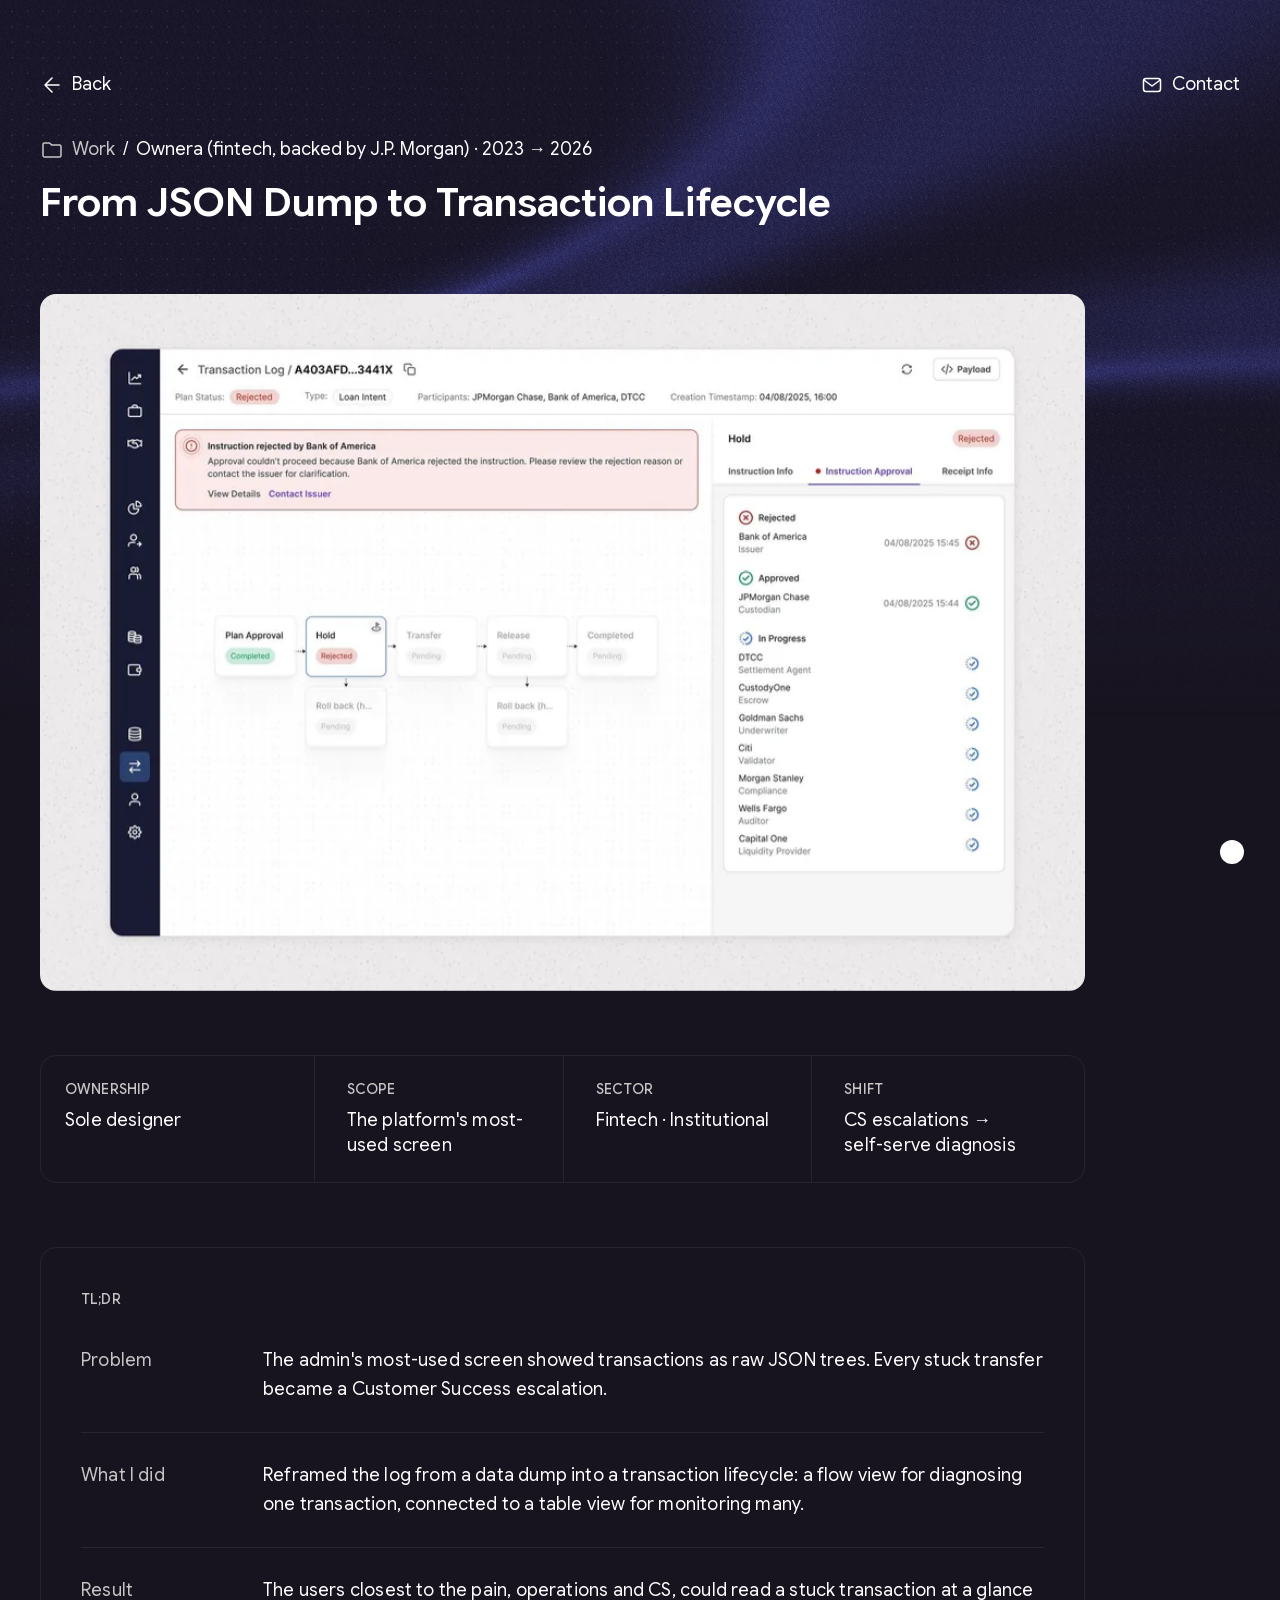
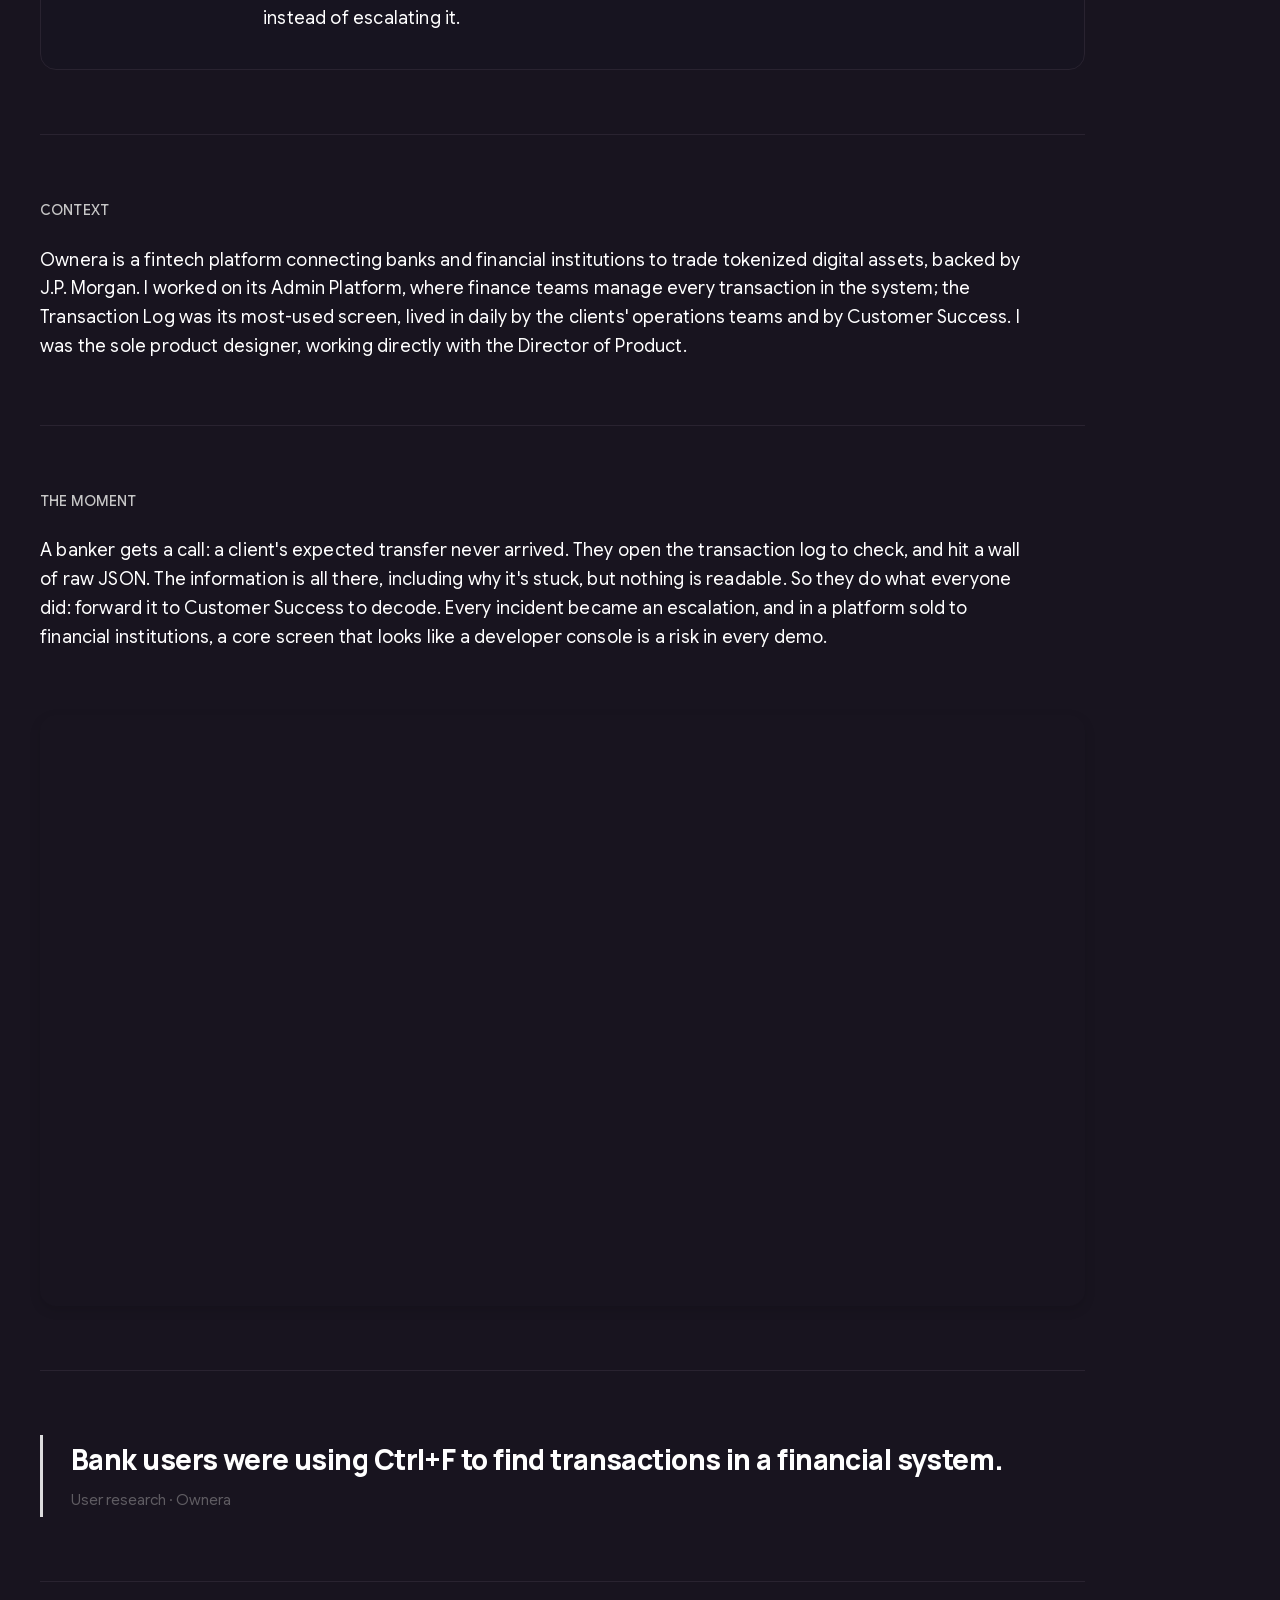
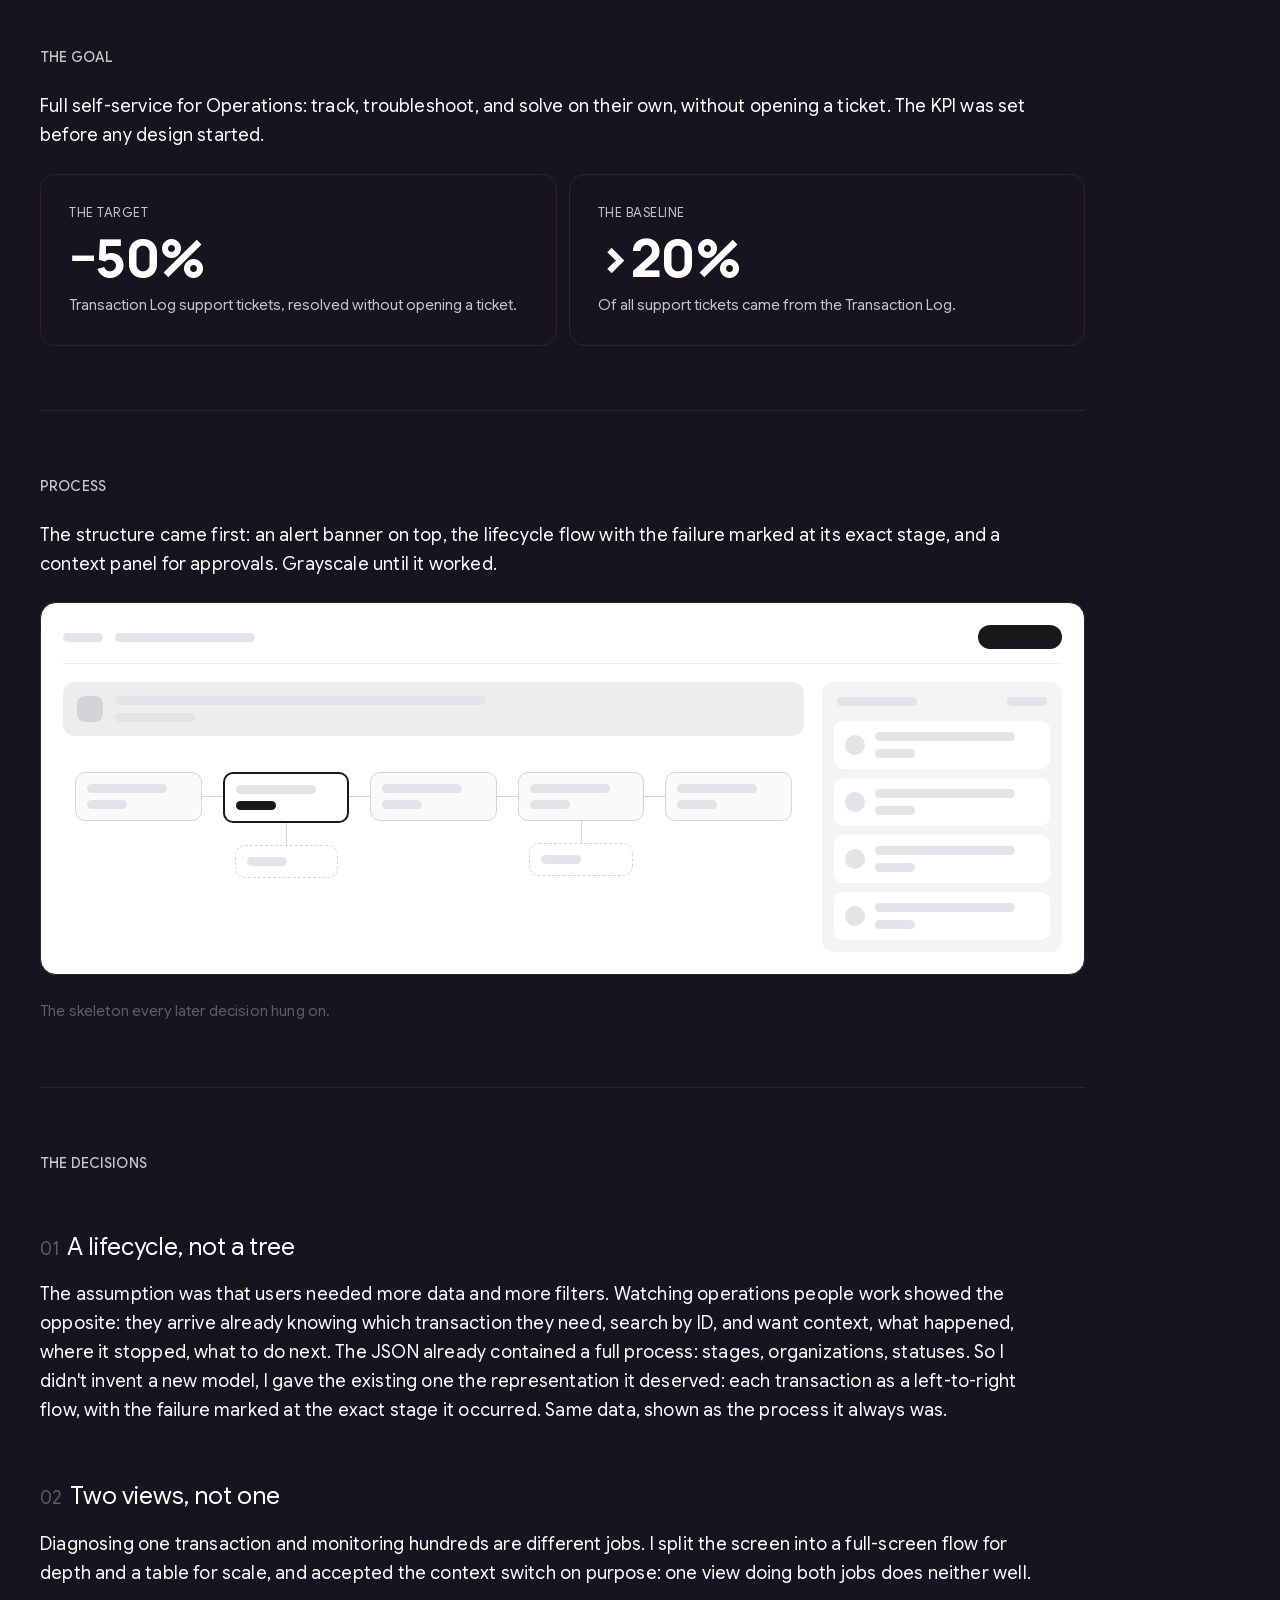
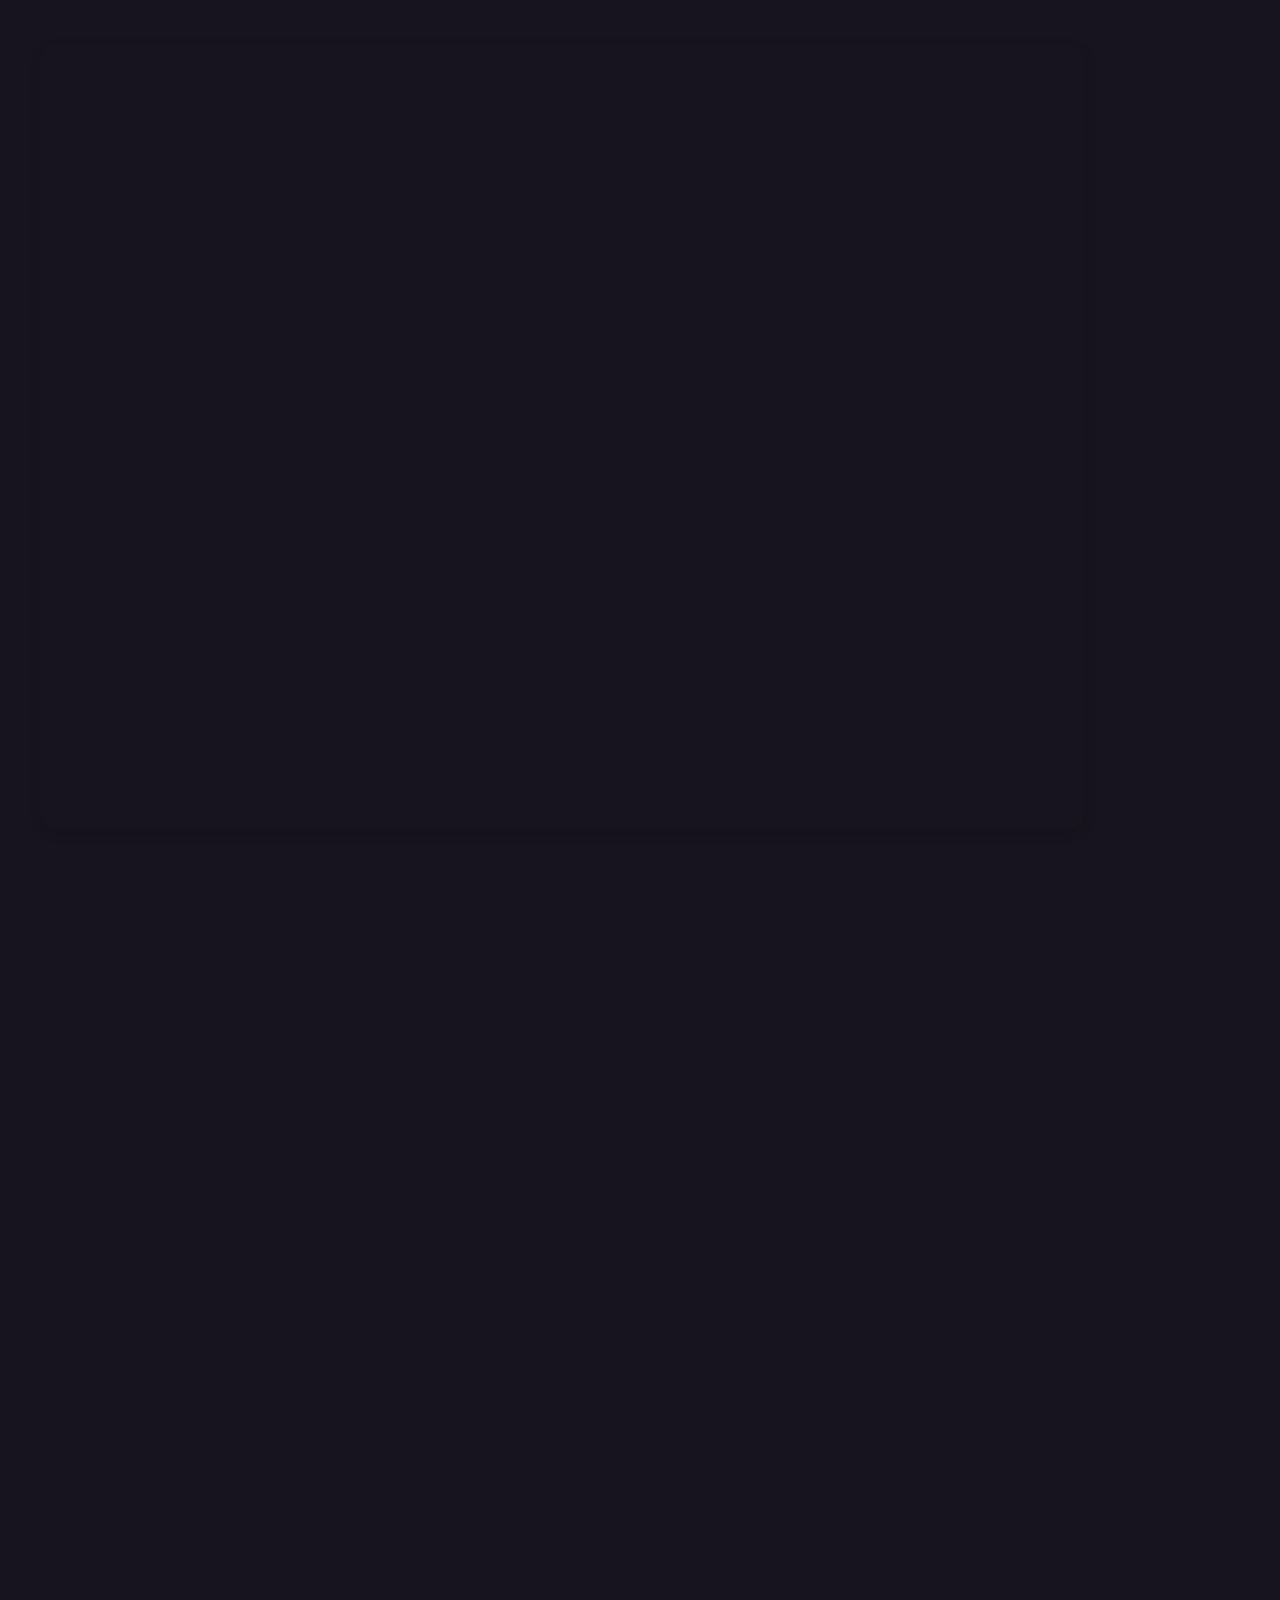
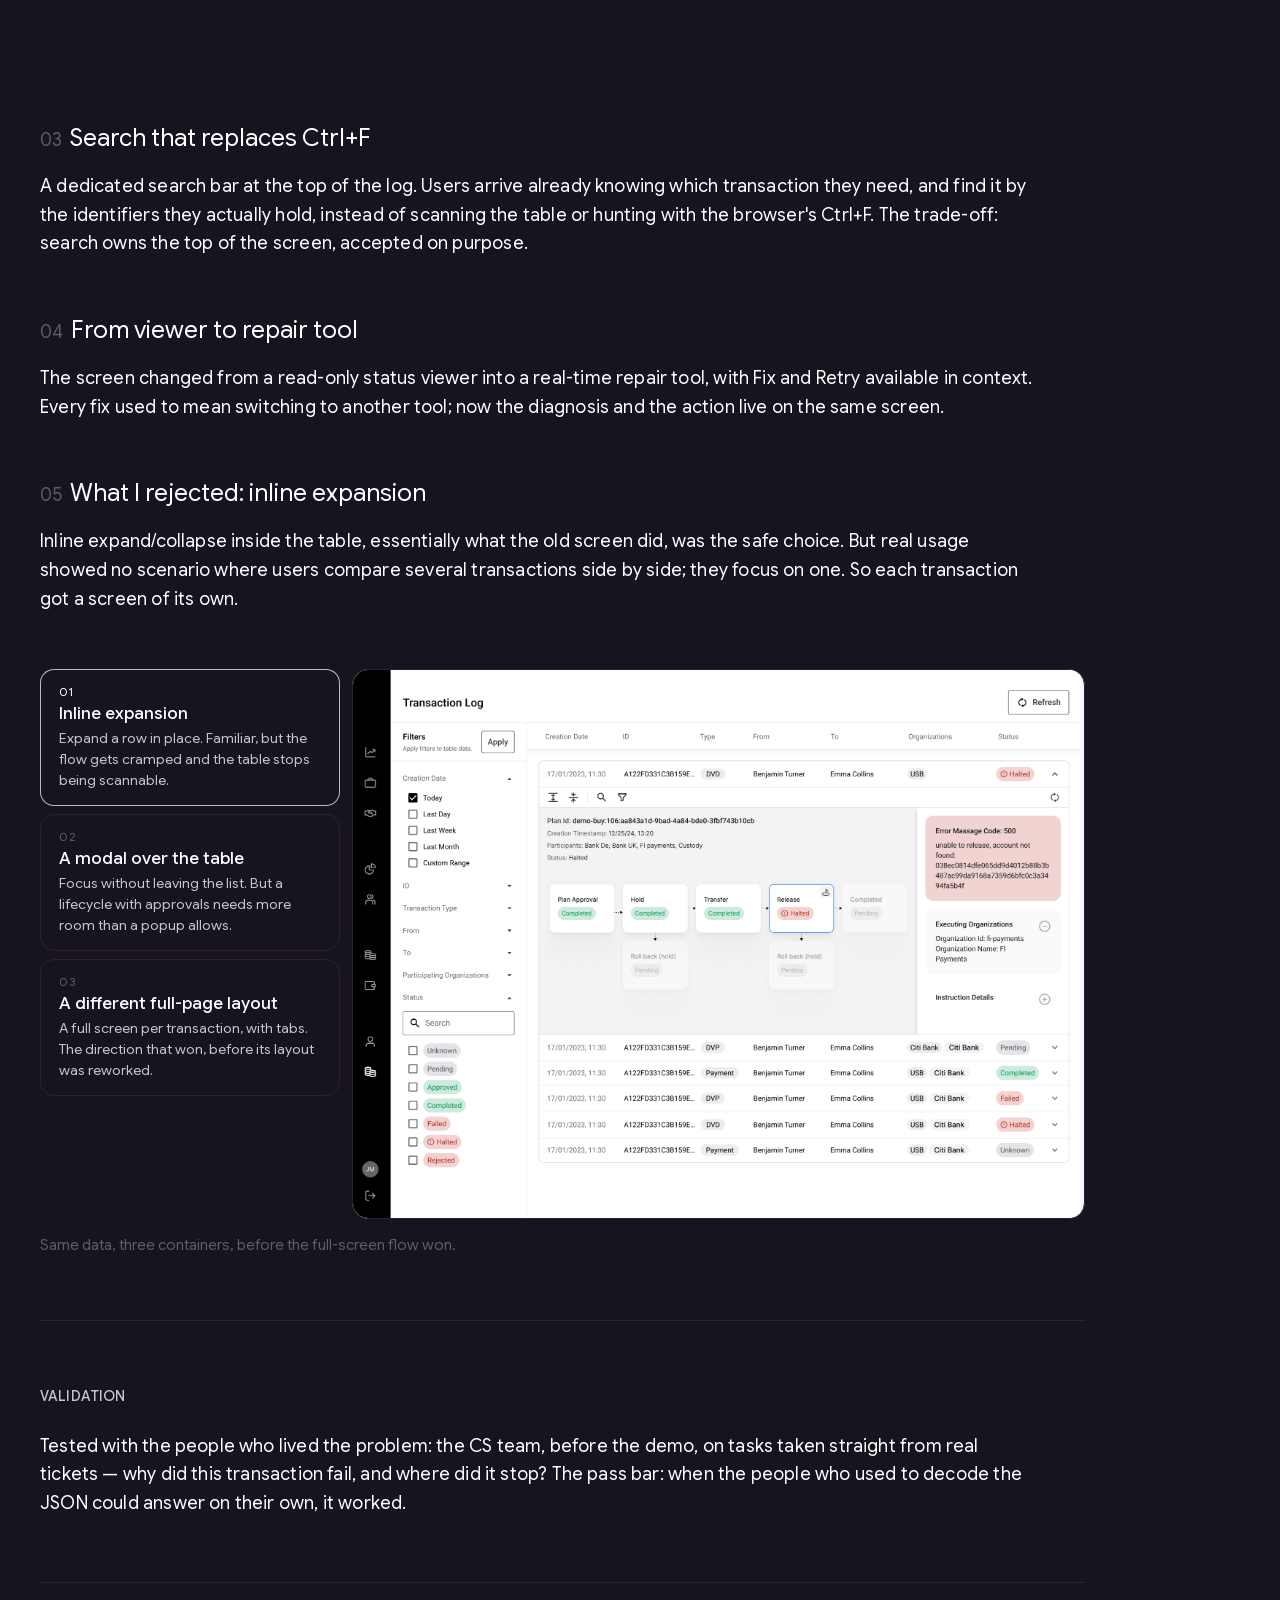
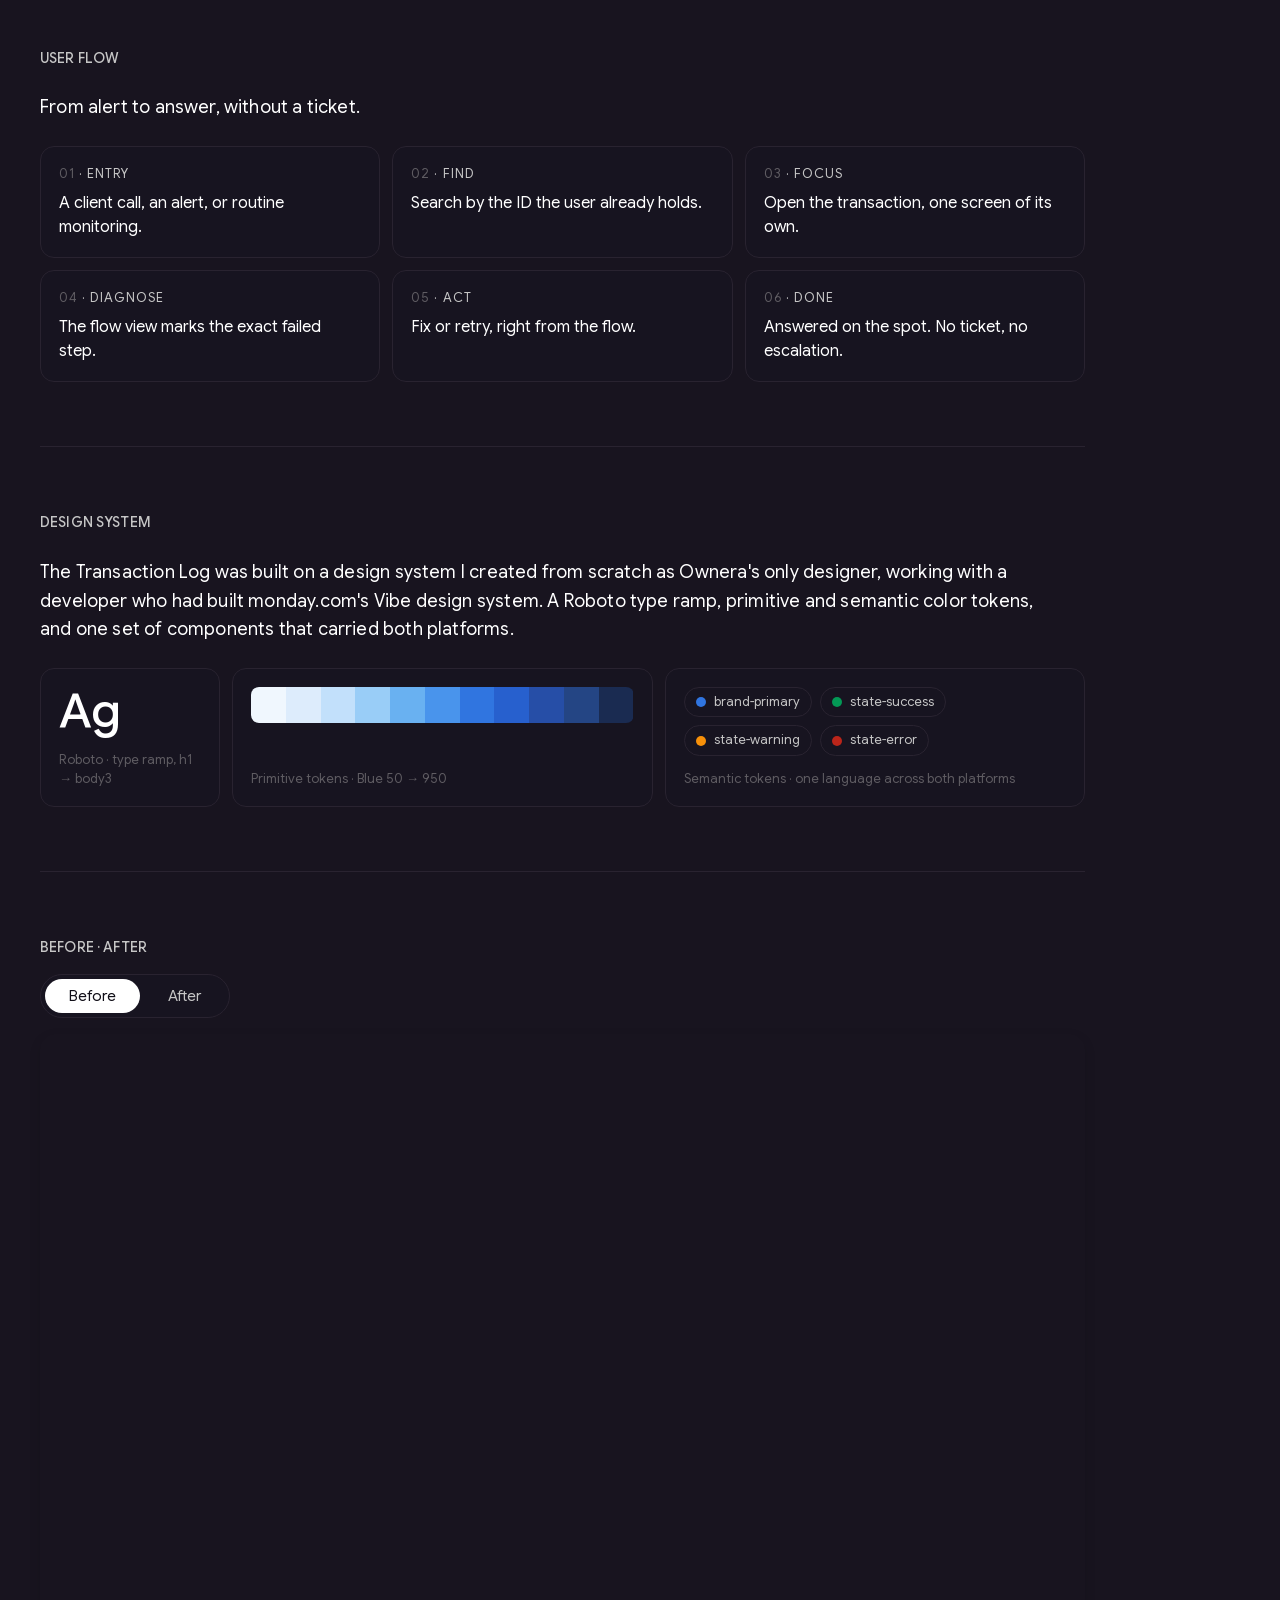
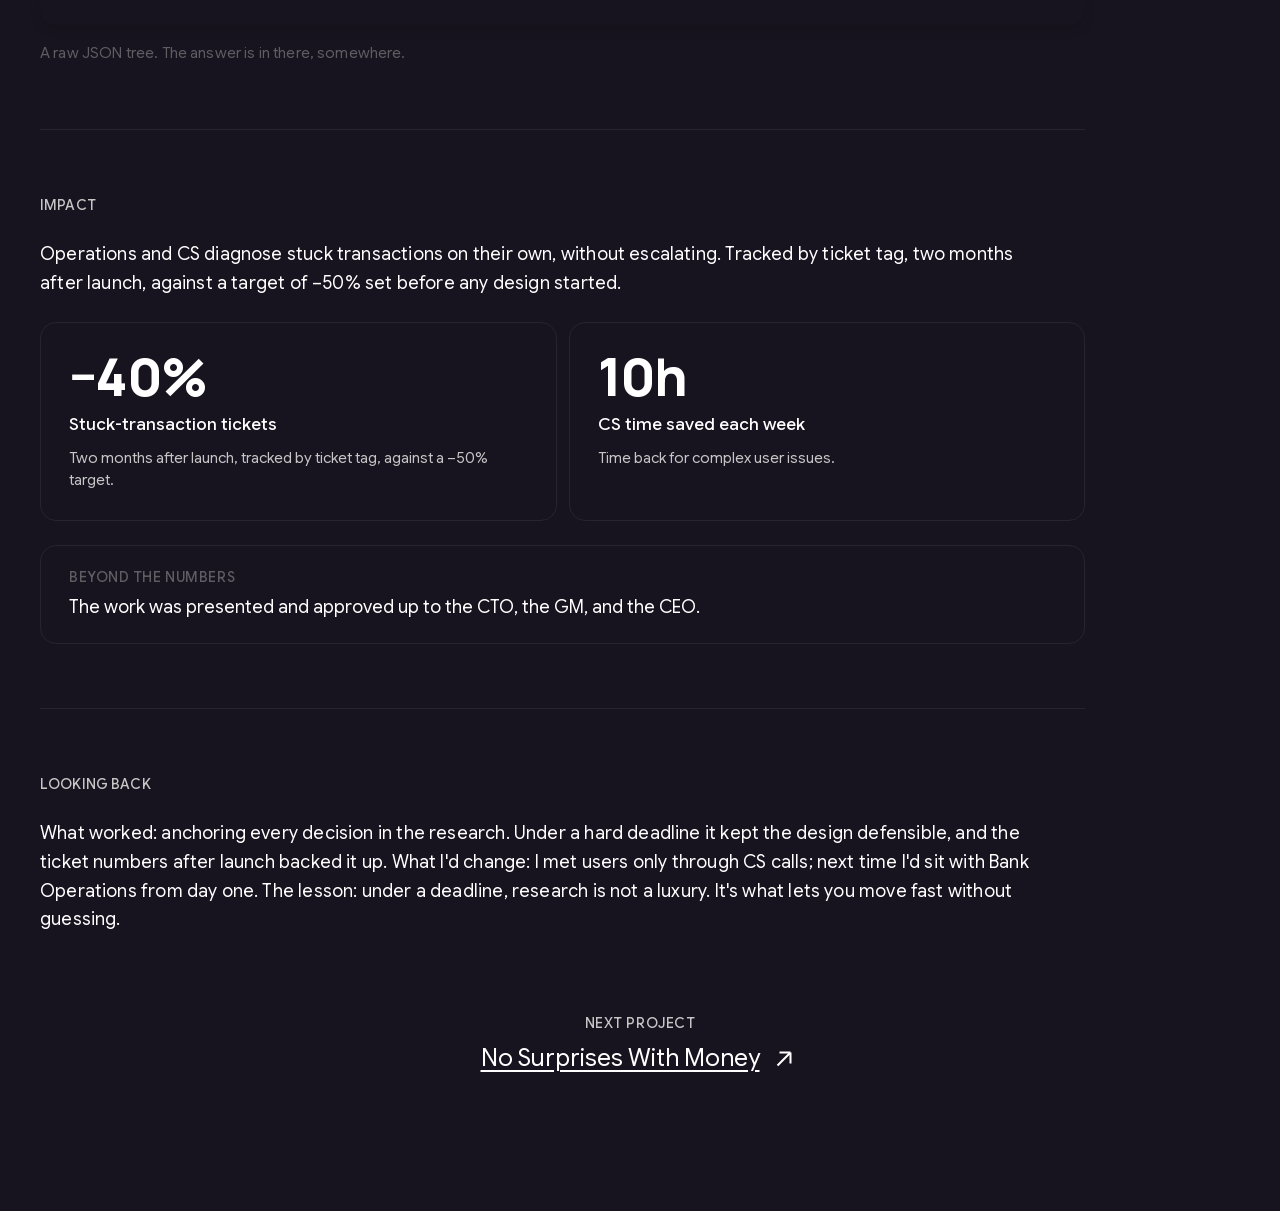
<file: transaction-log/index.html>
<!DOCTYPE html>
<html lang="en">
<head>
  <meta charset="UTF-8">
  <meta name="viewport" content="width=device-width, initial-scale=1.0">

  <!-- Google tag (gtag.js) -->
  <script async src="https://www.googletagmanager.com/gtag/js?id=G-BXLP0J2923"></script>
  <script>
    window.dataLayer = window.dataLayer || [];
    function gtag(){dataLayer.push(arguments);}
    gtag('js', new Date());

    gtag('config', 'G-BXLP0J2923');
  </script>
  <!-- Hotjar Tracking Code for www.dekelhillel.com -->
  <script>
    (function(h,o,t,j,a,r){
        h.hj=h.hj||function(){(h.hj.q=h.hj.q||[]).push(arguments)};
        h._hjSettings={hjid:2517369,hjsv:6};
        a=o.getElementsByTagName('head')[0];
        r=o.createElement('script');r.async=1;
        r.src=t+h._hjSettings.hjid+j+h._hjSettings.hjsv;
        a.appendChild(r);
    })(window,document,'https://static.hotjar.com/c/hotjar-','.js?sv=');
  </script>

  <!-- ── Primary SEO ─────────────────────────────────────────── -->
  <title>Dekel Hillel · From JSON Dump to Transaction Lifecycle</title>
  <meta name="description" content="From JSON Dump to Transaction Lifecycle. Reframing Ownera's most-used admin screen from a raw JSON tree into a readable transaction lifecycle, so operations teams could diagnose failures without escalating.">
  <meta name="author" content="Dekel Hillel">
  <meta name="robots" content="index, follow">
  <link rel="canonical" href="https://dekelhillel.com/transaction-log/">

  <!-- ── Open Graph ──────────────────────────────────────────── -->
  <meta property="og:type"        content="article">
  <meta property="og:url"         content="https://dekelhillel.com/transaction-log/">
  <meta property="og:site_name"   content="Dekel Hillel">
  <meta property="og:title"       content="From JSON Dump to Transaction Lifecycle">
  <meta property="og:description" content="Reframing Ownera's most-used admin screen from a raw JSON tree into a readable transaction lifecycle.">
  <meta property="og:image"       content="https://dekelhillel.com/og-image.png">

  <!-- ── Theme color ─────────────────────────────────────────── -->
  <meta name="theme-color" content="#18141f">

  <!-- ── Favicon ─────────────────────────────────────────────── -->
  <link rel="icon"             type="image/svg+xml"  href="/favicon.svg">
  <link rel="icon"             type="image/png" sizes="32x32" href="/favicon-32.png">
  <link rel="apple-touch-icon" sizes="180x180"       href="/apple-touch-icon.png">

  <!-- ── Self-hosted fonts (same faces, no third-party) ─────── -->
  <link rel="preload" href="/fonts/gsf-latin.woff2" as="font" type="font/woff2" crossorigin>

  <!-- Marks JS availability before first paint, so the reveal-on-scroll
       hidden state only ever applies when the script can undo it -->
  <script>document.documentElement.classList.add('js');</script>

  <style>
/* Google Sans Flex math */
@font-face {
  font-family: 'Google Sans Flex';
  font-style: normal;
  font-weight: 400;
  font-stretch: 100%;
  font-display: swap;
  src: url(/fonts/gsf-math.woff2) format('woff2');
  unicode-range: U+0302-0303, U+0305, U+0307-0308, U+0310, U+0312, U+0315, U+031A, U+0326-0327, U+032C, U+032F-0330, U+0332-0333, U+0338, U+033A, U+0346, U+034D, U+0391-03A1, U+03A3-03A9, U+03B1-03C9, U+03D1, U+03D5-03D6, U+03F0-03F1, U+03F4-03F5, U+2016-2017, U+2034-2038, U+203C, U+2040, U+2043, U+2047, U+2050, U+2057, U+205F, U+2070-2071, U+2074-208E, U+2090-209C, U+20D0-20DC, U+20E1, U+20E5-20EF, U+2100-2112, U+2114-2115, U+2117-2121, U+2123-214F, U+2190, U+2192, U+2194-21AE, U+21B0-21E5, U+21F1-21F2, U+21F4-2211, U+2213-2214, U+2216-22FF, U+2308-230B, U+2310, U+2319, U+231C-2321, U+2336-237A, U+237C, U+2395, U+239B-23B7, U+23D0, U+23DC-23E1, U+2474-2475, U+25AF, U+25B3, U+25B7, U+25BD, U+25C1, U+25CA, U+25CC, U+25FB, U+266D-266F, U+27C0-27FF, U+2900-2AFF, U+2B0E-2B11, U+2B30-2B4C, U+2BFE, U+3030, U+FF5B, U+FF5D, U+1D400-1D7FF, U+1EE00-1EEFF;
}
/* Google Sans Flex symbols */
@font-face {
  font-family: 'Google Sans Flex';
  font-style: normal;
  font-weight: 400;
  font-stretch: 100%;
  font-display: swap;
  src: url(/fonts/gsf-symbols.woff2) format('woff2');
  unicode-range: U+0001-000C, U+000E-001F, U+007F-009F, U+20DD-20E0, U+20E2-20E4, U+2150-218F, U+2190, U+2192, U+2194-2199, U+21AF, U+21E6-21F0, U+21F3, U+2218-2219, U+2299, U+22C4-22C6, U+2300-243F, U+2440-244A, U+2460-24FF, U+25A0-27BF, U+2800-28FF, U+2921-2922, U+2981, U+29BF, U+29EB, U+2B00-2BFF, U+4DC0-4DFF, U+FFF9-FFFB, U+10140-1018E, U+10190-1019C, U+101A0, U+101D0-101FD, U+102E0-102FB, U+10E60-10E7E, U+1D2C0-1D2D3, U+1D2E0-1D37F, U+1F000-1F0FF, U+1F100-1F1AD, U+1F1E6-1F1FF, U+1F30D-1F30F, U+1F315, U+1F31C, U+1F31E, U+1F320-1F32C, U+1F336, U+1F378, U+1F37D, U+1F382, U+1F393-1F39F, U+1F3A7-1F3A8, U+1F3AC-1F3AF, U+1F3C2, U+1F3C4-1F3C6, U+1F3CA-1F3CE, U+1F3D4-1F3E0, U+1F3ED, U+1F3F1-1F3F3, U+1F3F5-1F3F7, U+1F408, U+1F415, U+1F41F, U+1F426, U+1F43F, U+1F441-1F442, U+1F444, U+1F446-1F449, U+1F44C-1F44E, U+1F453, U+1F46A, U+1F47D, U+1F4A3, U+1F4B0, U+1F4B3, U+1F4B9, U+1F4BB, U+1F4BF, U+1F4C8-1F4CB, U+1F4D6, U+1F4DA, U+1F4DF, U+1F4E3-1F4E6, U+1F4EA-1F4ED, U+1F4F7, U+1F4F9-1F4FB, U+1F4FD-1F4FE, U+1F503, U+1F507-1F50B, U+1F50D, U+1F512-1F513, U+1F53E-1F54A, U+1F54F-1F5FA, U+1F610, U+1F650-1F67F, U+1F687, U+1F68D, U+1F691, U+1F694, U+1F698, U+1F6AD, U+1F6B2, U+1F6B9-1F6BA, U+1F6BC, U+1F6C6-1F6CF, U+1F6D3-1F6D7, U+1F6E0-1F6EA, U+1F6F0-1F6F3, U+1F6F7-1F6FC, U+1F700-1F7FF, U+1F800-1F80B, U+1F810-1F847, U+1F850-1F859, U+1F860-1F887, U+1F890-1F8AD, U+1F8B0-1F8BB, U+1F8C0-1F8C1, U+1F900-1F90B, U+1F93B, U+1F946, U+1F984, U+1F996, U+1F9E9, U+1FA00-1FA6F, U+1FA70-1FA7C, U+1FA80-1FA89, U+1FA8F-1FAC6, U+1FACE-1FADC, U+1FADF-1FAE9, U+1FAF0-1FAF8, U+1FB00-1FBFF;
}
/* Google Sans Flex latin-ext */
@font-face {
  font-family: 'Google Sans Flex';
  font-style: normal;
  font-weight: 400;
  font-stretch: 100%;
  font-display: swap;
  src: url(/fonts/gsf-latin-ext.woff2) format('woff2');
  unicode-range: U+0100-02BA, U+02BD-02C5, U+02C7-02CC, U+02CE-02D7, U+02DD-02FF, U+0304, U+0308, U+0329, U+1D00-1DBF, U+1E00-1E9F, U+1EF2-1EFF, U+2020, U+20A0-20AB, U+20AD-20C0, U+2113, U+2C60-2C7F, U+A720-A7FF;
}
/* Google Sans Flex latin */
@font-face {
  font-family: 'Google Sans Flex';
  font-style: normal;
  font-weight: 400;
  font-stretch: 100%;
  font-display: swap;
  src: url(/fonts/gsf-latin.woff2) format('woff2');
  unicode-range: U+0000-00FF, U+0131, U+0152-0153, U+02BB-02BC, U+02C6, U+02DA, U+02DC, U+0304, U+0308, U+0329, U+2000-206F, U+20AC, U+2122, U+2191, U+2193, U+2212, U+2215, U+FEFF, U+FFFD;
}
/* Google Sans Flex math */
@font-face {
  font-family: 'Google Sans Flex';
  font-style: normal;
  font-weight: 500;
  font-stretch: 100%;
  font-display: swap;
  src: url(/fonts/gsf-math.woff2) format('woff2');
  unicode-range: U+0302-0303, U+0305, U+0307-0308, U+0310, U+0312, U+0315, U+031A, U+0326-0327, U+032C, U+032F-0330, U+0332-0333, U+0338, U+033A, U+0346, U+034D, U+0391-03A1, U+03A3-03A9, U+03B1-03C9, U+03D1, U+03D5-03D6, U+03F0-03F1, U+03F4-03F5, U+2016-2017, U+2034-2038, U+203C, U+2040, U+2043, U+2047, U+2050, U+2057, U+205F, U+2070-2071, U+2074-208E, U+2090-209C, U+20D0-20DC, U+20E1, U+20E5-20EF, U+2100-2112, U+2114-2115, U+2117-2121, U+2123-214F, U+2190, U+2192, U+2194-21AE, U+21B0-21E5, U+21F1-21F2, U+21F4-2211, U+2213-2214, U+2216-22FF, U+2308-230B, U+2310, U+2319, U+231C-2321, U+2336-237A, U+237C, U+2395, U+239B-23B7, U+23D0, U+23DC-23E1, U+2474-2475, U+25AF, U+25B3, U+25B7, U+25BD, U+25C1, U+25CA, U+25CC, U+25FB, U+266D-266F, U+27C0-27FF, U+2900-2AFF, U+2B0E-2B11, U+2B30-2B4C, U+2BFE, U+3030, U+FF5B, U+FF5D, U+1D400-1D7FF, U+1EE00-1EEFF;
}
/* Google Sans Flex symbols */
@font-face {
  font-family: 'Google Sans Flex';
  font-style: normal;
  font-weight: 500;
  font-stretch: 100%;
  font-display: swap;
  src: url(/fonts/gsf-symbols.woff2) format('woff2');
  unicode-range: U+0001-000C, U+000E-001F, U+007F-009F, U+20DD-20E0, U+20E2-20E4, U+2150-218F, U+2190, U+2192, U+2194-2199, U+21AF, U+21E6-21F0, U+21F3, U+2218-2219, U+2299, U+22C4-22C6, U+2300-243F, U+2440-244A, U+2460-24FF, U+25A0-27BF, U+2800-28FF, U+2921-2922, U+2981, U+29BF, U+29EB, U+2B00-2BFF, U+4DC0-4DFF, U+FFF9-FFFB, U+10140-1018E, U+10190-1019C, U+101A0, U+101D0-101FD, U+102E0-102FB, U+10E60-10E7E, U+1D2C0-1D2D3, U+1D2E0-1D37F, U+1F000-1F0FF, U+1F100-1F1AD, U+1F1E6-1F1FF, U+1F30D-1F30F, U+1F315, U+1F31C, U+1F31E, U+1F320-1F32C, U+1F336, U+1F378, U+1F37D, U+1F382, U+1F393-1F39F, U+1F3A7-1F3A8, U+1F3AC-1F3AF, U+1F3C2, U+1F3C4-1F3C6, U+1F3CA-1F3CE, U+1F3D4-1F3E0, U+1F3ED, U+1F3F1-1F3F3, U+1F3F5-1F3F7, U+1F408, U+1F415, U+1F41F, U+1F426, U+1F43F, U+1F441-1F442, U+1F444, U+1F446-1F449, U+1F44C-1F44E, U+1F453, U+1F46A, U+1F47D, U+1F4A3, U+1F4B0, U+1F4B3, U+1F4B9, U+1F4BB, U+1F4BF, U+1F4C8-1F4CB, U+1F4D6, U+1F4DA, U+1F4DF, U+1F4E3-1F4E6, U+1F4EA-1F4ED, U+1F4F7, U+1F4F9-1F4FB, U+1F4FD-1F4FE, U+1F503, U+1F507-1F50B, U+1F50D, U+1F512-1F513, U+1F53E-1F54A, U+1F54F-1F5FA, U+1F610, U+1F650-1F67F, U+1F687, U+1F68D, U+1F691, U+1F694, U+1F698, U+1F6AD, U+1F6B2, U+1F6B9-1F6BA, U+1F6BC, U+1F6C6-1F6CF, U+1F6D3-1F6D7, U+1F6E0-1F6EA, U+1F6F0-1F6F3, U+1F6F7-1F6FC, U+1F700-1F7FF, U+1F800-1F80B, U+1F810-1F847, U+1F850-1F859, U+1F860-1F887, U+1F890-1F8AD, U+1F8B0-1F8BB, U+1F8C0-1F8C1, U+1F900-1F90B, U+1F93B, U+1F946, U+1F984, U+1F996, U+1F9E9, U+1FA00-1FA6F, U+1FA70-1FA7C, U+1FA80-1FA89, U+1FA8F-1FAC6, U+1FACE-1FADC, U+1FADF-1FAE9, U+1FAF0-1FAF8, U+1FB00-1FBFF;
}
/* Google Sans Flex latin-ext */
@font-face {
  font-family: 'Google Sans Flex';
  font-style: normal;
  font-weight: 500;
  font-stretch: 100%;
  font-display: swap;
  src: url(/fonts/gsf-latin-ext.woff2) format('woff2');
  unicode-range: U+0100-02BA, U+02BD-02C5, U+02C7-02CC, U+02CE-02D7, U+02DD-02FF, U+0304, U+0308, U+0329, U+1D00-1DBF, U+1E00-1E9F, U+1EF2-1EFF, U+2020, U+20A0-20AB, U+20AD-20C0, U+2113, U+2C60-2C7F, U+A720-A7FF;
}
/* Google Sans Flex latin */
@font-face {
  font-family: 'Google Sans Flex';
  font-style: normal;
  font-weight: 500;
  font-stretch: 100%;
  font-display: swap;
  src: url(/fonts/gsf-latin.woff2) format('woff2');
  unicode-range: U+0000-00FF, U+0131, U+0152-0153, U+02BB-02BC, U+02C6, U+02DA, U+02DC, U+0304, U+0308, U+0329, U+2000-206F, U+20AC, U+2122, U+2191, U+2193, U+2212, U+2215, U+FEFF, U+FFFD;
}
/* Google Sans Flex math */
@font-face {
  font-family: 'Google Sans Flex';
  font-style: normal;
  font-weight: 600;
  font-stretch: 100%;
  font-display: swap;
  src: url(/fonts/gsf-math.woff2) format('woff2');
  unicode-range: U+0302-0303, U+0305, U+0307-0308, U+0310, U+0312, U+0315, U+031A, U+0326-0327, U+032C, U+032F-0330, U+0332-0333, U+0338, U+033A, U+0346, U+034D, U+0391-03A1, U+03A3-03A9, U+03B1-03C9, U+03D1, U+03D5-03D6, U+03F0-03F1, U+03F4-03F5, U+2016-2017, U+2034-2038, U+203C, U+2040, U+2043, U+2047, U+2050, U+2057, U+205F, U+2070-2071, U+2074-208E, U+2090-209C, U+20D0-20DC, U+20E1, U+20E5-20EF, U+2100-2112, U+2114-2115, U+2117-2121, U+2123-214F, U+2190, U+2192, U+2194-21AE, U+21B0-21E5, U+21F1-21F2, U+21F4-2211, U+2213-2214, U+2216-22FF, U+2308-230B, U+2310, U+2319, U+231C-2321, U+2336-237A, U+237C, U+2395, U+239B-23B7, U+23D0, U+23DC-23E1, U+2474-2475, U+25AF, U+25B3, U+25B7, U+25BD, U+25C1, U+25CA, U+25CC, U+25FB, U+266D-266F, U+27C0-27FF, U+2900-2AFF, U+2B0E-2B11, U+2B30-2B4C, U+2BFE, U+3030, U+FF5B, U+FF5D, U+1D400-1D7FF, U+1EE00-1EEFF;
}
/* Google Sans Flex symbols */
@font-face {
  font-family: 'Google Sans Flex';
  font-style: normal;
  font-weight: 600;
  font-stretch: 100%;
  font-display: swap;
  src: url(/fonts/gsf-symbols.woff2) format('woff2');
  unicode-range: U+0001-000C, U+000E-001F, U+007F-009F, U+20DD-20E0, U+20E2-20E4, U+2150-218F, U+2190, U+2192, U+2194-2199, U+21AF, U+21E6-21F0, U+21F3, U+2218-2219, U+2299, U+22C4-22C6, U+2300-243F, U+2440-244A, U+2460-24FF, U+25A0-27BF, U+2800-28FF, U+2921-2922, U+2981, U+29BF, U+29EB, U+2B00-2BFF, U+4DC0-4DFF, U+FFF9-FFFB, U+10140-1018E, U+10190-1019C, U+101A0, U+101D0-101FD, U+102E0-102FB, U+10E60-10E7E, U+1D2C0-1D2D3, U+1D2E0-1D37F, U+1F000-1F0FF, U+1F100-1F1AD, U+1F1E6-1F1FF, U+1F30D-1F30F, U+1F315, U+1F31C, U+1F31E, U+1F320-1F32C, U+1F336, U+1F378, U+1F37D, U+1F382, U+1F393-1F39F, U+1F3A7-1F3A8, U+1F3AC-1F3AF, U+1F3C2, U+1F3C4-1F3C6, U+1F3CA-1F3CE, U+1F3D4-1F3E0, U+1F3ED, U+1F3F1-1F3F3, U+1F3F5-1F3F7, U+1F408, U+1F415, U+1F41F, U+1F426, U+1F43F, U+1F441-1F442, U+1F444, U+1F446-1F449, U+1F44C-1F44E, U+1F453, U+1F46A, U+1F47D, U+1F4A3, U+1F4B0, U+1F4B3, U+1F4B9, U+1F4BB, U+1F4BF, U+1F4C8-1F4CB, U+1F4D6, U+1F4DA, U+1F4DF, U+1F4E3-1F4E6, U+1F4EA-1F4ED, U+1F4F7, U+1F4F9-1F4FB, U+1F4FD-1F4FE, U+1F503, U+1F507-1F50B, U+1F50D, U+1F512-1F513, U+1F53E-1F54A, U+1F54F-1F5FA, U+1F610, U+1F650-1F67F, U+1F687, U+1F68D, U+1F691, U+1F694, U+1F698, U+1F6AD, U+1F6B2, U+1F6B9-1F6BA, U+1F6BC, U+1F6C6-1F6CF, U+1F6D3-1F6D7, U+1F6E0-1F6EA, U+1F6F0-1F6F3, U+1F6F7-1F6FC, U+1F700-1F7FF, U+1F800-1F80B, U+1F810-1F847, U+1F850-1F859, U+1F860-1F887, U+1F890-1F8AD, U+1F8B0-1F8BB, U+1F8C0-1F8C1, U+1F900-1F90B, U+1F93B, U+1F946, U+1F984, U+1F996, U+1F9E9, U+1FA00-1FA6F, U+1FA70-1FA7C, U+1FA80-1FA89, U+1FA8F-1FAC6, U+1FACE-1FADC, U+1FADF-1FAE9, U+1FAF0-1FAF8, U+1FB00-1FBFF;
}
/* Google Sans Flex latin-ext */
@font-face {
  font-family: 'Google Sans Flex';
  font-style: normal;
  font-weight: 600;
  font-stretch: 100%;
  font-display: swap;
  src: url(/fonts/gsf-latin-ext.woff2) format('woff2');
  unicode-range: U+0100-02BA, U+02BD-02C5, U+02C7-02CC, U+02CE-02D7, U+02DD-02FF, U+0304, U+0308, U+0329, U+1D00-1DBF, U+1E00-1E9F, U+1EF2-1EFF, U+2020, U+20A0-20AB, U+20AD-20C0, U+2113, U+2C60-2C7F, U+A720-A7FF;
}
/* Google Sans Flex latin */
@font-face {
  font-family: 'Google Sans Flex';
  font-style: normal;
  font-weight: 600;
  font-stretch: 100%;
  font-display: swap;
  src: url(/fonts/gsf-latin.woff2) format('woff2');
  unicode-range: U+0000-00FF, U+0131, U+0152-0153, U+02BB-02BC, U+02C6, U+02DA, U+02DC, U+0304, U+0308, U+0329, U+2000-206F, U+20AC, U+2122, U+2191, U+2193, U+2212, U+2215, U+FEFF, U+FFFD;
}
/* Google Sans Flex math */
@font-face {
  font-family: 'Google Sans Flex';
  font-style: normal;
  font-weight: 700;
  font-stretch: 100%;
  font-display: swap;
  src: url(/fonts/gsf-math.woff2) format('woff2');
  unicode-range: U+0302-0303, U+0305, U+0307-0308, U+0310, U+0312, U+0315, U+031A, U+0326-0327, U+032C, U+032F-0330, U+0332-0333, U+0338, U+033A, U+0346, U+034D, U+0391-03A1, U+03A3-03A9, U+03B1-03C9, U+03D1, U+03D5-03D6, U+03F0-03F1, U+03F4-03F5, U+2016-2017, U+2034-2038, U+203C, U+2040, U+2043, U+2047, U+2050, U+2057, U+205F, U+2070-2071, U+2074-208E, U+2090-209C, U+20D0-20DC, U+20E1, U+20E5-20EF, U+2100-2112, U+2114-2115, U+2117-2121, U+2123-214F, U+2190, U+2192, U+2194-21AE, U+21B0-21E5, U+21F1-21F2, U+21F4-2211, U+2213-2214, U+2216-22FF, U+2308-230B, U+2310, U+2319, U+231C-2321, U+2336-237A, U+237C, U+2395, U+239B-23B7, U+23D0, U+23DC-23E1, U+2474-2475, U+25AF, U+25B3, U+25B7, U+25BD, U+25C1, U+25CA, U+25CC, U+25FB, U+266D-266F, U+27C0-27FF, U+2900-2AFF, U+2B0E-2B11, U+2B30-2B4C, U+2BFE, U+3030, U+FF5B, U+FF5D, U+1D400-1D7FF, U+1EE00-1EEFF;
}
/* Google Sans Flex symbols */
@font-face {
  font-family: 'Google Sans Flex';
  font-style: normal;
  font-weight: 700;
  font-stretch: 100%;
  font-display: swap;
  src: url(/fonts/gsf-symbols.woff2) format('woff2');
  unicode-range: U+0001-000C, U+000E-001F, U+007F-009F, U+20DD-20E0, U+20E2-20E4, U+2150-218F, U+2190, U+2192, U+2194-2199, U+21AF, U+21E6-21F0, U+21F3, U+2218-2219, U+2299, U+22C4-22C6, U+2300-243F, U+2440-244A, U+2460-24FF, U+25A0-27BF, U+2800-28FF, U+2921-2922, U+2981, U+29BF, U+29EB, U+2B00-2BFF, U+4DC0-4DFF, U+FFF9-FFFB, U+10140-1018E, U+10190-1019C, U+101A0, U+101D0-101FD, U+102E0-102FB, U+10E60-10E7E, U+1D2C0-1D2D3, U+1D2E0-1D37F, U+1F000-1F0FF, U+1F100-1F1AD, U+1F1E6-1F1FF, U+1F30D-1F30F, U+1F315, U+1F31C, U+1F31E, U+1F320-1F32C, U+1F336, U+1F378, U+1F37D, U+1F382, U+1F393-1F39F, U+1F3A7-1F3A8, U+1F3AC-1F3AF, U+1F3C2, U+1F3C4-1F3C6, U+1F3CA-1F3CE, U+1F3D4-1F3E0, U+1F3ED, U+1F3F1-1F3F3, U+1F3F5-1F3F7, U+1F408, U+1F415, U+1F41F, U+1F426, U+1F43F, U+1F441-1F442, U+1F444, U+1F446-1F449, U+1F44C-1F44E, U+1F453, U+1F46A, U+1F47D, U+1F4A3, U+1F4B0, U+1F4B3, U+1F4B9, U+1F4BB, U+1F4BF, U+1F4C8-1F4CB, U+1F4D6, U+1F4DA, U+1F4DF, U+1F4E3-1F4E6, U+1F4EA-1F4ED, U+1F4F7, U+1F4F9-1F4FB, U+1F4FD-1F4FE, U+1F503, U+1F507-1F50B, U+1F50D, U+1F512-1F513, U+1F53E-1F54A, U+1F54F-1F5FA, U+1F610, U+1F650-1F67F, U+1F687, U+1F68D, U+1F691, U+1F694, U+1F698, U+1F6AD, U+1F6B2, U+1F6B9-1F6BA, U+1F6BC, U+1F6C6-1F6CF, U+1F6D3-1F6D7, U+1F6E0-1F6EA, U+1F6F0-1F6F3, U+1F6F7-1F6FC, U+1F700-1F7FF, U+1F800-1F80B, U+1F810-1F847, U+1F850-1F859, U+1F860-1F887, U+1F890-1F8AD, U+1F8B0-1F8BB, U+1F8C0-1F8C1, U+1F900-1F90B, U+1F93B, U+1F946, U+1F984, U+1F996, U+1F9E9, U+1FA00-1FA6F, U+1FA70-1FA7C, U+1FA80-1FA89, U+1FA8F-1FAC6, U+1FACE-1FADC, U+1FADF-1FAE9, U+1FAF0-1FAF8, U+1FB00-1FBFF;
}
/* Google Sans Flex latin-ext */
@font-face {
  font-family: 'Google Sans Flex';
  font-style: normal;
  font-weight: 700;
  font-stretch: 100%;
  font-display: swap;
  src: url(/fonts/gsf-latin-ext.woff2) format('woff2');
  unicode-range: U+0100-02BA, U+02BD-02C5, U+02C7-02CC, U+02CE-02D7, U+02DD-02FF, U+0304, U+0308, U+0329, U+1D00-1DBF, U+1E00-1E9F, U+1EF2-1EFF, U+2020, U+20A0-20AB, U+20AD-20C0, U+2113, U+2C60-2C7F, U+A720-A7FF;
}
/* Google Sans Flex latin */
@font-face {
  font-family: 'Google Sans Flex';
  font-style: normal;
  font-weight: 700;
  font-stretch: 100%;
  font-display: swap;
  src: url(/fonts/gsf-latin.woff2) format('woff2');
  unicode-range: U+0000-00FF, U+0131, U+0152-0153, U+02BB-02BC, U+02C6, U+02DA, U+02DC, U+0304, U+0308, U+0329, U+2000-206F, U+20AC, U+2122, U+2191, U+2193, U+2212, U+2215, U+FEFF, U+FFFD;
}
/* Manrope latin-ext */
@font-face {
  font-family: 'Manrope';
  font-style: normal;
  font-weight: 800;
  font-display: swap;
  src: url(/fonts/manrope-800-latin-ext.woff2) format('woff2');
  unicode-range: U+0100-02BA, U+02BD-02C5, U+02C7-02CC, U+02CE-02D7, U+02DD-02FF, U+0304, U+0308, U+0329, U+1D00-1DBF, U+1E00-1E9F, U+1EF2-1EFF, U+2020, U+20A0-20AB, U+20AD-20C0, U+2113, U+2C60-2C7F, U+A720-A7FF;
}
/* Manrope latin */
@font-face {
  font-family: 'Manrope';
  font-style: normal;
  font-weight: 800;
  font-display: swap;
  src: url(/fonts/manrope-800-latin.woff2) format('woff2');
  unicode-range: U+0000-00FF, U+0131, U+0152-0153, U+02BB-02BC, U+02C6, U+02DA, U+02DC, U+0304, U+0308, U+0329, U+2000-206F, U+20AC, U+2122, U+2191, U+2193, U+2212, U+2215, U+FEFF, U+FFFD;
}

    *, *::before, *::after {
      box-sizing: border-box;
      margin: 0;
      padding: 0;
    }

    :root {
      --bg: #18141f;            /* page background (the home card color) */
      --panel: #171420;         /* stat / TL;DR panel background */
      --border: #292330;        /* panels, dividers */
      --text: #ffffff;          /* primary text */
      --secondary: #5f5c62;     /* decision numbers */
      --muted: #c6c6c6;         /* labels, breadcrumb */
      --font-body: 'Google Sans Flex', 'DM Sans', sans-serif;
    }

    html {
      /* Native fallback when Lenis isn't running */
      scroll-behavior: smooth;
      background: var(--bg);
      overflow-x: hidden;
      overflow-x: clip;
      -webkit-text-size-adjust: 100%;
      text-size-adjust: 100%;
    }

    body {
      background: var(--bg);
      color: var(--text);
      font-family: var(--font-body);
      font-size: 1.125rem;  /* 18px */
      line-height: 1.4;
      overflow-x: hidden;
      overflow-x: clip;
      position: relative;
      -webkit-font-smoothing: antialiased;
      -moz-osx-font-smoothing: grayscale;
    }

    a {
      color: inherit;
    }

    .lenis.lenis-smooth {
      scroll-behavior: auto !important;
    }

    /* ============================================================
       REVEAL ON SCROLL (same behavior as the homepage)
    ============================================================ */
    .js [data-reveal] {
      opacity: 0;
      transform: translateY(24px);
      transition: opacity 0.6s ease, transform 0.6s ease;
    }

    .js [data-reveal].is-revealed {
      opacity: 1;
      transform: translateY(0);
    }

    @media (prefers-reduced-motion: reduce) {
      .js [data-reveal] {
        opacity: 1;
        transform: none;
        transition: none;
      }
    }

    /* ============================================================
       PAGE-TOP BACKGROUND — the homepage's layered effects
       (ColorBends + DotField via ../assets/hero-effects.js),
       shown at 80% opacity per the design.
    ============================================================ */
    .hero {
      position: absolute;
      top: 0;
      left: 0;
      width: 100%;
      aspect-ratio: 1440 / 810;
      opacity: 0.8;
      overflow: hidden;
      pointer-events: none;
      z-index: 0;
    }

    .hero-bg {
      position: absolute;
      inset: 0;
      -webkit-mask-image: linear-gradient(to bottom, #000 72%, transparent 100%);
              mask-image: linear-gradient(to bottom, #000 72%, transparent 100%);
    }

    .hero-bends,
    .hero-dots {
      position: absolute;
      inset: 0;
      overflow: hidden;
      opacity: 0;
      transition: opacity 0.8s ease;
    }

    .hero-bg.fx-ready .hero-bends,
    .hero-bg.fx-ready .hero-dots {
      opacity: 1;
    }

    .hero-bends canvas,
    .hero-dots canvas,
    .hero-dots svg {
      position: absolute;
      inset: 0;
      width: 100%;
      height: 100%;
      display: block;
    }

    /* ============================================================
       LAYOUT
    ============================================================ */
    .page {
      position: relative;
      z-index: 1;
      display: flex;
      flex-direction: column;
      align-items: center;
      padding: 16px 40px 136px;
    }

    .case {
      display: flex;
      flex-direction: column;
      align-items: center;
      gap: 80px;
      width: 1157px;
      max-width: 100%;
    }

    .case-inner {
      display: flex;
      flex-direction: column;
      gap: 64px;
      padding: 56px;
      width: 100%;
    }

    .case-inner > * {
      width: 100%;
      max-width: 1045px;
    }

    /* ── Header ─────────────────────────────────────────────── */
    .case-header {
      display: flex;
      flex-direction: column;
      gap: 40px;
      max-width: 100%;
    }

    .back-link {
      display: inline-flex;
      align-items: center;
      gap: 8px;
      text-decoration: none;
      align-self: flex-start;
    }

    .back-link svg {
      width: 24px;
      height: 24px;
      flex-shrink: 0;
      transition: transform 0.3s cubic-bezier(0.16, 1, 0.3, 1);
    }

    .back-link:hover svg {
      transform: translateX(-4px);
    }

    /* ============================================================
       STICKY BACK BAR
       Slides in from the top once the inline Back link scrolls out
       of view; the inner wrapper mirrors the content column so the
       link stays aligned with the page at every breakpoint.
    ============================================================ */
    .back-bar {
      position: fixed;
      top: 0;
      left: 0;
      width: 100%;
      z-index: 40;  /* below the reading progress bar (50) */
      background: rgba(24, 20, 31, 0.7);
      opacity: 0;
      visibility: hidden;
      transform: translateY(-8px);
      transition:
        opacity 0.5s ease,
        transform 0.6s cubic-bezier(0.16, 1, 0.3, 1),
        -webkit-backdrop-filter 0.5s ease,
        backdrop-filter 0.5s ease,
        visibility 0s linear 0.5s;
      -webkit-backdrop-filter: blur(0px);
              backdrop-filter: blur(0px);
    }

    .back-bar.visible {
      opacity: 1;
      visibility: visible;
      transform: translateY(0);
      -webkit-backdrop-filter: blur(14px);
              backdrop-filter: blur(14px);
      transition:
        opacity 0.5s ease,
        transform 0.6s cubic-bezier(0.16, 1, 0.3, 1),
        -webkit-backdrop-filter 0.5s ease,
        backdrop-filter 0.5s ease;
    }

    .back-bar-inner {
      max-width: calc(1045px + 80px);  /* content column + page gutters */
      margin: 0 auto;
      padding: 24px 40px;
      display: flex;
    }

    .crumb-title {
      display: flex;
      flex-direction: column;
      gap: 12px;
    }

    .crumb {
      display: flex;
      align-items: center;
      flex-wrap: wrap;
      gap: 8px;
    }

    .crumb svg {
      width: 24px;
      height: 24px;
      flex-shrink: 0;
    }

    .crumb .muted {
      color: var(--muted);
    }

    h1 {
      font-size: 2.5rem;  /* 40px */
      font-weight: 600;
      line-height: 1.4;
    }

    /* ── Images (same skeleton loading state as the homepage) ── */
    .shot {
      display: block;
      aspect-ratio: 3 / 2;
      border-radius: 16px;
      overflow: hidden;
      position: relative;
      background: #211c2a;
    }

    .shot::before {
      content: "";
      position: absolute;
      inset: 0;
      background: linear-gradient(100deg, transparent 35%, rgba(255, 255, 255, 0.07) 50%, transparent 65%);
      transform: translateX(-100%);
      animation: shimmer 1.4s ease-in-out infinite;
    }

    .shot picture {
      display: block;
      width: 100%;
      height: 100%;
    }

    .shot img {
      display: block;
      width: 100%;
      height: 100%;
      object-fit: cover;
      position: relative;
      opacity: 0;
      transition: opacity 0.5s ease;
    }

    .shot.loaded { background: none; }
    .shot.loaded::before { content: none; }
    .shot.loaded img { opacity: 1; }

    /* Homepage-consistent hover: subtle zoom on clickable screenshots */
    .shot:not(.shot--video) img {
      transition: opacity 0.5s ease, transform 0.6s cubic-bezier(0.2, 0.6, 0.2, 1);
    }

    .shot:not(.shot--video) img {
      will-change: transform;
    }

    .shot:not(.shot--video):hover img {
      transform: scale(1.025);
    }

    @media (prefers-reduced-motion: reduce) {
      .shot:not(.shot--video):hover img { transform: none; }
    }

    @keyframes shimmer {
      100% { transform: translateX(100%); }
    }

    /* hover tint before opening the lightbox — #18141F at 10%,
       eased in and out */
    .shot::after {
      content: "";
      position: absolute;
      inset: 0;
      background: rgba(24, 20, 31, 0.1);
      opacity: 0;
      pointer-events: none;
      z-index: 1;
      transition: opacity 0.35s ease-in-out;
    }

    .shot:hover::after {
      opacity: 1;
    }

    @media (prefers-reduced-motion: reduce) {
      .shot::after { transition: none; }
    }

    .shot--shadow {
      box-shadow: 0 4px 12px rgba(0, 0, 0, 0.12);
    }

    .shot--json  { aspect-ratio: 2876 / 1626; }
    .shot--table { aspect-ratio: 1045 / 785; }
    .shot--panel { aspect-ratio: 2880 / 2154; border-radius: 24px; }

    /* ── Labels ─────────────────────────────────────────────── */
    .label {
      font-size: 0.875rem;  /* 14px */
      font-weight: 500;
      letter-spacing: 0.04em;
      text-transform: uppercase;
      color: var(--muted);
      line-height: 1.4;
    }

    /* ── Stats row ──────────────────────────────────────────── */
    .stats {
      list-style: none;
      display: grid;
      grid-template-columns: repeat(4, minmax(0, 1fr));
      background: var(--panel);
      border: 1px solid var(--border);
      border-radius: 16px;
      padding: 0 24px;
    }

    .stat {
      display: flex;
      flex-direction: column;
      gap: 8px;
      padding: 24px 32px 24px 0;
      overflow-wrap: break-word;
    }

    .stat + .stat {
      border-left: 1px solid var(--border);
      padding-left: 32px;
    }

    .stat p {
      letter-spacing: 0.01em;
    }

    /* ── TL;DR panel ────────────────────────────────────────── */
    .tldr {
      background: var(--panel);
      border: 1px solid var(--border);
      border-radius: 16px;
      padding: 16px 40px 8px;
      display: flex;
      flex-direction: column;
    }

    .tldr .label {
      padding: 24px 0 8px;
    }

    .tldr-row {
      display: grid;
      grid-template-columns: 150px 1fr;
      gap: 32px;
      padding: 28px 0;
    }

    .tldr-row + .tldr-row {
      border-top: 1px solid var(--border);
    }

    .tldr-row p {
      margin: 0;
    }

    .tldr-key {
      color: var(--muted);
      line-height: 1.6;
    }

    @media (max-width: 700px) {
      .tldr-row {
        grid-template-columns: 1fr;
        gap: 8px;
      }
    }

    .tldr .label {
      text-transform: none;  /* "TL;DR" as designed */
    }

    .tldr p {
      line-height: 1.6;
      letter-spacing: 0.01em;
    }

    .tldr p .muted {
      color: var(--muted);
    }

    /* ── Content sections ───────────────────────────────────── */
    .divider {
      border: 0;
      border-top: 1px solid var(--border);
    }

    .block {
      display: flex;
      flex-direction: column;
      gap: 24px;
    }

    .block > p,
    .decision > p {
      line-height: 1.6;
      letter-spacing: 0.01em;
      max-width: 1000px;
      overflow-wrap: break-word;
    }

    .decisions {
      gap: 56px;
    }

    .decision {
      display: flex;
      flex-direction: column;
      gap: 16px;
    }

    .decision h2 {
      font-size: 1.5rem;  /* 24px */
      font-weight: 400;
      line-height: 1.4;
    }

    .decision h2 .num {
      color: var(--secondary);
      font-size: 0.75em;  /* 18px next to the 24px title */
      margin-right: 8px;
    }

    /* ── Next project ───────────────────────────────────────── */
    .next-project {
      display: flex;
      flex-direction: column;
      align-items: center;
      gap: 8px;
      text-decoration: none;
      text-align: center;
    }

    .next-link {
      display: flex;
      align-items: center;
      justify-content: center;
      gap: 8px;
    }

    .next-link > span {
      font-size: 1.5rem;
      line-height: 1.4;
      text-decoration: underline;
      text-underline-position: from-font;
      transition: text-decoration-color 0.2s ease;
      overflow-wrap: break-word;
    }

    .next-project:hover .next-link > span {
      text-decoration-color: #FF0000;
    }

    .next-link svg {
      width: 32px;
      height: 32px;
      flex-shrink: 0;
    }


    /* ============================================================
       LIGHTBOX — click a screenshot to view it full size
    ============================================================ */
    .shot { cursor: zoom-in; }

    .lightbox {
      position: fixed;
      inset: 0;
      z-index: 100;
      display: flex;
      align-items: center;
      justify-content: center;
      padding: 24px;
      background: rgba(17, 15, 24, 0.94);
      -webkit-backdrop-filter: blur(8px);
              backdrop-filter: blur(8px);
      opacity: 0;
      pointer-events: none;
      transition: opacity 0.3s ease;
      cursor: zoom-out;
    }

    .lightbox.open {
      opacity: 1;
      pointer-events: auto;
    }

    .lightbox img {
      max-width: min(1800px, 100%);
      max-height: 100%;
      width: auto;
      height: auto;
      border-radius: 12px;
      box-shadow: 0 24px 80px rgba(0, 0, 0, 0.5);
      transform: scale(0.96);
      transition: transform 0.35s cubic-bezier(0.16, 1, 0.3, 1);
    }

    .lightbox.open img {
      transform: scale(1);
    }

    .lightbox-close {
      position: absolute;
      top: calc(24px + env(safe-area-inset-top, 0px));
      right: calc(24px + env(safe-area-inset-right, 0px));
      width: 40px;
      height: 40px;
      display: flex;
      align-items: center;
      justify-content: center;
      border: none;
      border-radius: 99px;
      background: rgba(255, 255, 255, 0.1);
      color: #fff;
      font-size: 20px;
      line-height: 1;
      cursor: pointer;
      transition: background 0.2s ease, transform 0.2s ease;
    }

    .lightbox-close:hover {
      background: rgba(255, 255, 255, 0.2);
      transform: scale(1.08);
    }

    .lightbox-close:focus {
      outline: none;  /* no ring on mouse/touch focus */
    }

    .lightbox-close:focus-visible {
      outline: 2px solid rgba(255, 255, 255, 0.7);  /* keyboard only */
      outline-offset: 2px;
    }

    @media (prefers-reduced-motion: reduce) {
      .lightbox,
      .lightbox img,
      .lightbox-close {
        transition: none;
      }
    }


    /* ============================================================
       BACK-TO-TOP BUTTON (same behavior as the homepage)
    ============================================================ */
    .dot-rail {
      --fab-edge: 24px;
      --fab-size: 48px;
      --fab-dot:  24px;
      --fab-icon: 28.8px;

      position: fixed;
      right: calc(var(--fab-edge) + env(safe-area-inset-right, 0px));
      bottom: calc(var(--fab-edge) + env(safe-area-inset-bottom, 0px));
      width: var(--fab-size);
      height: var(--fab-size);
      display: flex;
      align-items: center;
      justify-content: center;
      pointer-events: none;
      z-index: 2;
    }

    .back-dot {
      display: flex;
      align-items: center;
      justify-content: center;
      width: var(--fab-dot);
      height: var(--fab-dot);
      border-radius: 118.8px;
      border: none;
      background: #fff;
      cursor: pointer;
      pointer-events: auto;
      transition:
        width  0.5s cubic-bezier(0.34, 1.56, 0.64, 1),
        height 0.5s cubic-bezier(0.34, 1.56, 0.64, 1),
        transform 0.3s cubic-bezier(0.16, 1, 0.3, 1);
    }

    .back-dot svg {
      width: var(--fab-icon);
      height: var(--fab-icon);
      flex-shrink: 0;
      opacity: 0;
      transform: translateY(8px) scale(0.4);
      transition: opacity 0.2s ease, transform 0.2s ease;
    }

    .back-dot.expanded {
      width: var(--fab-size);
      height: var(--fab-size);
    }

    .back-dot.expanded svg {
      opacity: 1;
      transform: translateY(0) scale(1);
      transition:
        opacity 0.35s ease 0.15s,
        transform 0.5s cubic-bezier(0.34, 1.56, 0.64, 1) 0.15s;
    }

    .back-dot:hover  { transform: scale(1.12); }
    .back-dot:active { transform: scale(0.95); }

    @media (prefers-reduced-motion: reduce) {
      .back-dot,
      .back-dot svg,
      .shot img,
      .back-link svg {
        transition: none;
      }

      .back-bar {
        transition: none;
      }

      .shot::before {
        animation: none;
      }
    }

    /* ============================================================
       TABLET
    ============================================================ */
    @media (max-width: 1319px) {
      .case {
        width: 100%;
      }

      .case-inner {
        padding: 56px 0 0;
      }
    }

    /* ============================================================
       MOBILE
    ============================================================ */
    @media (max-width: 700px) {
      body {
        font-size: 1rem;  /* 16px */
      }

      .back-bar-inner {
        padding: 16px 40px;
      }

      .page {
        padding: 0 40px 136px;
      }

      h1 {
        font-size: 2rem;  /* 32px */
      }

      .stats {
        grid-template-columns: repeat(2, minmax(0, 1fr));
      }

      .stat + .stat {
        border-left: 0;
        padding-left: 0;
      }

      .stat:nth-child(even) {
        border-left: 1px solid var(--border);
        padding-left: 32px;
      }

      /* horizontal divider between the two rows */
      .stat:nth-child(n+3) {
        border-top: 1px solid var(--border);
      }

      .dot-rail {
        --fab-size: 40px;
        --fab-dot:  20px;
        --fab-icon: 24px;
      }
    }

    /* ============================================================
       ADDED SECTIONS — wireframe, explorations, user flow,
       design system in brief, before/after toggle.
       Uses the page's own tokens: --panel, --border, --muted.
    ============================================================ */

    /* -- structure wireframe ---------------------------------- */
    .wire {
      background: #ffffff;
      border: 1px solid var(--border);
      border-radius: 16px;
      padding: 22px;
      display: flex;
      flex-direction: column;
      gap: 18px;
    }
    .wire-pill { display: block; height: 9px; border-radius: 99px; background: #e4e4e7; }
    .wire-pill.w-sm { width: 40px; }
    .wire-pill.w-md { width: 80px; }
    .wire-pill.w-lg { width: 140px; }
    .wire-pill.w-xl { width: 55%; }
    .wire-pill.is-dark { background: #18181b; animation: wirePulse 2.4s ease-in-out infinite; }
    @keyframes wirePulse { 0%,100% { opacity: 1; } 50% { opacity: 0.55; } }
    @media (prefers-reduced-motion: reduce) { .wire-pill.is-dark { animation: none; } }
    .wire-topbar { display: flex; align-items: center; gap: 12px; padding-bottom: 14px; border-bottom: 1px solid #ededee; }
    .wire-btn { margin-left: auto; width: 84px; height: 24px; border-radius: 99px; background: #18181b; }
    .wire-cols { display: grid; grid-template-columns: 1fr 240px; gap: 18px; align-items: start; }
    .wire-main { display: flex; flex-direction: column; gap: 26px; min-width: 0; }
    .wire-alert { background: #ededee; border-radius: 12px; padding: 14px; display: flex; gap: 12px; align-items: center; }
    .wire-icon { width: 26px; height: 26px; border-radius: 8px; background: #d4d4d8; flex-shrink: 0; }
    .wire-lines { display: flex; flex-direction: column; gap: 8px; flex: 1; min-width: 0; }
    .wire-flow { display: flex; align-items: flex-start; padding: 10px 2px 2px; }
    .wire-col { flex: 1; min-width: 0; position: relative; display: flex; flex-direction: column; align-items: center; }
    .wire-col + .wire-col::before { content: ""; position: absolute; left: -50%; top: 24px; width: 100%; height: 1px; background: #d4d4d8; }
    .wire-node { position: relative; z-index: 1; width: 86%; background: #fafafa; border: 1px solid #d4d4d8; border-radius: 10px; padding: 11px; display: flex; flex-direction: column; gap: 7px; }
    .wire-node .wire-pill { max-width: 100%; }
    .wire-node.is-failed { background: #fff; border: 2px solid #18181b; }
    .wire-rollback { margin-top: 22px; position: relative; width: 70%; border: 1.5px dashed #d4d4d8; border-radius: 10px; padding: 11px; }
    .wire-rollback::before { content: ""; position: absolute; top: -23px; left: 50%; width: 1px; height: 23px; background: #d4d4d8; }
    .wire-panel { background: #f4f4f5; border-radius: 12px; padding: 12px; display: flex; flex-direction: column; gap: 9px; }
    .wire-panel-head { display: flex; justify-content: space-between; align-items: center; padding: 3px 3px 6px; }
    .wire-card { background: #fff; border-radius: 9px; padding: 11px; display: flex; gap: 10px; align-items: center; }
    .wire-avatar { width: 20px; height: 20px; border-radius: 99px; background: #e4e4e7; flex-shrink: 0; }
    .wire-caption { font-size: 0.9375rem; color: var(--secondary); line-height: 1.4; }

    /* -- explorations tabs ------------------------------------ */
    .explore { display: flex; flex-direction: column; gap: 16px; }
    .explore-grid { display: grid; grid-template-columns: 300px 1fr; gap: 12px; align-items: start; }
    .explore-tabs { display: flex; flex-direction: column; gap: 8px; }
    .explore-tab {
      text-align: left; background: transparent; border: 1px solid var(--border); border-radius: 14px;
      padding: 14px 18px; cursor: pointer; color: var(--text); font-family: var(--font-body);
      display: flex; flex-direction: column; gap: 4px;
      transition: background 0.2s ease, border-color 0.2s ease;
    }
    .explore-tab:hover { background: var(--panel); }
    .explore-tab.is-active { background: var(--panel); border-color: rgba(255, 255, 255, 0.7); }
    .explore-num { font-size: 0.75rem; letter-spacing: 0.08em; color: var(--secondary); }
    .explore-tab.is-active .explore-num { color: #fff; }
    .explore-tab-title { font-size: 1.0625rem; font-weight: 500; }
    .explore-tab-body { font-size: 0.875rem; line-height: 1.5; color: var(--muted); }
    .explore-stage { position: relative; border-radius: 16px; overflow: hidden; border: 1px solid var(--border); background: #f7f7f8; aspect-ratio: 4 / 3; }
    .explore-img { position: absolute; inset: 0; width: 100%; height: 100%; object-fit: cover; object-position: center; opacity: 0; transition: opacity 0.25s ease; }
    .explore-img.is-active { opacity: 1; }

    /* -- user flow --------------------------------------------- */
    .uflow { list-style: none; display: grid; grid-template-columns: repeat(3, 1fr); gap: 12px; }
    .uflow-step { background: var(--panel); border: 1px solid var(--border); border-radius: 14px; padding: 18px; display: flex; flex-direction: column; gap: 8px; }
    .uflow-tag { font-size: 0.8125rem; letter-spacing: 0.08em; text-transform: uppercase; color: var(--muted); }
    .uflow-tag .num { color: var(--secondary); }
    .uflow-body { font-size: 1rem; line-height: 1.5; }

    /* -- design system in brief -------------------------------- */
    .dsx { display: grid; grid-template-columns: 180px 1fr 1fr; gap: 12px; }
    .dsx-card { background: var(--panel); border: 1px solid var(--border); border-radius: 14px; padding: 18px; display: flex; flex-direction: column; justify-content: space-between; gap: 14px; }
    .dsx-specimen { font-size: 3rem; font-weight: 500; line-height: 1; }
    .dsx-label { font-size: 0.8125rem; color: var(--secondary); line-height: 1.4; }
    .dsx-ramp { display: flex; border-radius: 8px; overflow: hidden; height: 36px; }
    .dsx-ramp span { flex: 1; }
    .dsx-chips { display: flex; flex-wrap: wrap; gap: 8px; }
    .dsx-chip { display: inline-flex; align-items: center; gap: 8px; border: 1px solid var(--border); border-radius: 99px; padding: 5px 11px; font-size: 0.8125rem; color: var(--muted); }
    .dsx-chip i { width: 10px; height: 10px; border-radius: 99px; display: inline-block; }

    /* -- before / after toggle --------------------------------- */
    .ba { display: flex; flex-direction: column; gap: 16px; }
    .ba-toggle { display: inline-flex; gap: 4px; background: var(--panel); border: 1px solid var(--border); border-radius: 99px; padding: 4px; width: fit-content; }
    .ba-btn {
      border: none; background: transparent; color: var(--muted); font-family: var(--font-body);
      font-size: 0.9375rem; padding: 8px 24px; border-radius: 99px; cursor: pointer;
      transition: background 0.2s ease, color 0.2s ease;
    }
    .ba-btn.is-active { background: #fff; color: #110f18; }
    .ba-note { font-size: 0.9375rem; color: var(--secondary); min-height: 1.5em; }
    .ba .shot { margin: 0; }
    .ba .shot.is-hidden { display: none; }

    @media (max-width: 900px) {
      .wire-cols { grid-template-columns: 1fr; }
      .wire-panel { display: none; }
      .explore-grid { grid-template-columns: 1fr; }
      .uflow { grid-template-columns: 1fr; }
      .dsx { grid-template-columns: 1fr; }
    }

    /* -- impact stats (added) ----------------------------------- */
    .imp { display: grid; grid-template-columns: 1fr 1fr; gap: 12px; }
    .imp-tile { background: var(--panel); border: 1px solid var(--border); border-radius: 16px; padding: 28px; display: flex; flex-direction: column; gap: 10px; }
    .imp-value { font-family: 'Manrope', var(--font-body); font-weight: 800; font-size: 3.25rem; line-height: 1; letter-spacing: -0.03em; }
    .imp-title { font-size: 1.0625rem; font-weight: 500; line-height: 1.4; }
    .imp-note { font-size: 0.9375rem; line-height: 1.5; color: var(--muted); }
    .imp-beyond { display: flex; flex-direction: column; gap: 8px; background: var(--panel); border: 1px solid var(--border); border-radius: 16px; padding: 22px 28px; }
    .imp-beyond .label { color: var(--secondary); }
    @media (max-width: 767px) { .imp { grid-template-columns: 1fr; } }

    /* -- pull quote (added) ------------------------------------- */
    .pull { border-left: 3px solid rgba(255, 255, 255, 0.85); padding: 6px 0 6px 28px; display: flex; flex-direction: column; gap: 12px; }
    .pull blockquote { font-family: 'Manrope', var(--font-body); font-weight: 800; font-size: 1.75rem; letter-spacing: -0.02em; line-height: 1.3; }
    .pull figcaption { font-size: 0.9375rem; color: var(--secondary); }

    /* ── Sticky table of contents ───────────────────────────── */
    /* Desktop-only sidebar, hidden below the wide breakpoint
       (same behavior as the reference) */
    .toc {
      display: none;
      flex-direction: column;
      gap: 12px;
    }

    @media (min-width: 1640px) {
      .toc {
        display: flex;
        position: fixed;
        left: calc(50% - 782px);  /* anchored to the content column, not the viewport */
        top: 50%;
        transform: translateY(-50%);
        z-index: 5;
        max-width: 210px;
        gap: 14px;
        padding: 0;
      }
    }

    .toc a {
      color: var(--muted);
      text-decoration: none;
      font-size: 0.9rem;
      line-height: 1.3;
      transition: color 0.2s ease;
    }

    .toc a:hover {
      color: var(--text);
      text-decoration: underline;
      text-underline-position: from-font;
      text-decoration-color: #FF0000;
    }

    .toc a.active {
      color: var(--text);
      font-weight: 700;
    }

    section[id], .tldr[id] { scroll-margin-top: 48px; }

    .case-topbar {
      display: flex;
      align-items: center;
      justify-content: space-between;
      gap: 16px;
    }

    /* Contact mirrors the Back link: same anatomy, icon nudge on hover */
    .contact-link {
      display: inline-flex;
      align-items: center;
      gap: 8px;
      color: var(--text);
      text-decoration: none;
    }

    .contact-link svg {
      width: 24px;
      height: 24px;
      flex-shrink: 0;
      transition: transform 0.3s cubic-bezier(0.16, 1, 0.3, 1);
    }

    .contact-link:hover svg {
      transform: translateY(-3px);
    }

    .back-bar-inner {
      display: flex;
      align-items: center;
      justify-content: space-between;
      gap: 16px;
    }
  </style>
</head>
<body>


  <div class="back-bar">
    <div class="back-bar-inner">
      <a class="back-link" href="../">
        <svg viewBox="0 0 24 24" fill="none" aria-hidden="true">
          <path d="M19 12H5M5 12L12 19M5 12L12 5" stroke="white" stroke-width="1.5" stroke-linecap="round" stroke-linejoin="round"/>
        </svg>
        <span>Back</span>
      </a>
      <a class="contact-link" href="mailto:h.dekel@gmail.com">
        <svg viewBox="0 0 24 24" fill="none" aria-hidden="true">
          <rect x="3.5" y="5.5" width="17" height="13" rx="2.5" stroke="white" stroke-width="1.5"/>
          <path d="M4.5 7.5L12 13L19.5 7.5" stroke="white" stroke-width="1.5" stroke-linecap="round" stroke-linejoin="round"/>
        </svg>
        <span>Contact</span>
      </a>
    </div>
  </div>

  <div class="hero" aria-hidden="true">
    <div class="hero-bg">
      <div class="hero-bends"></div>
      <div class="hero-dots"></div>
    </div>
  </div>

  <div class="page">
    <main class="case">
      <div class="case-inner">

        <div class="case-header">
          <div class="case-topbar">
            <a class="back-link" href="../">
              <svg viewBox="0 0 24 24" fill="none" aria-hidden="true">
                <path d="M19 12H5M5 12L12 19M5 12L12 5" stroke="white" stroke-width="1.5" stroke-linecap="round" stroke-linejoin="round"/>
              </svg>
              <span>Back</span>
            </a>
            <a class="contact-link" href="mailto:h.dekel@gmail.com">
              <svg viewBox="0 0 24 24" fill="none" aria-hidden="true">
                <rect x="3.5" y="5.5" width="17" height="13" rx="2.5" stroke="white" stroke-width="1.5"/>
                <path d="M4.5 7.5L12 13L19.5 7.5" stroke="white" stroke-width="1.5" stroke-linecap="round" stroke-linejoin="round"/>
              </svg>
              <span>Contact</span>
            </a>
          </div>
          <div class="crumb-title">
            <p class="crumb">
              <svg viewBox="0 0 24 24" fill="none" aria-hidden="true">
                <path d="M3 6.5C3 5.67157 3.67157 5 4.5 5H9.08579C9.48361 5 9.86514 5.15804 10.1464 5.43934L11.5607 6.85355C11.6544 6.94732 11.7816 7 11.9142 7H19.5C20.3284 7 21 7.67157 21 8.5V17.5C21 18.3284 20.3284 19 19.5 19H4.5C3.67157 19 3 18.3284 3 17.5V6.5Z" stroke="#c6c6c6" stroke-width="1.5"/>
              </svg>
              <span class="muted">Work</span>
              <span>/</span>
              <span>Ownera (fintech, backed by J.P. Morgan) · 2023 → 2026</span>
            </p>
            <h1>From JSON Dump to Transaction Lifecycle</h1>
          </div>
        </div>

        <div class="shot" data-reveal>
          <picture>
            <source type="image/webp" srcset="../images/004-Ownera-admin-960.webp 960w, ../images/004-Ownera-admin.webp 1920w" sizes="(max-width: 1319px) calc(100vw - 80px), 1045px">
            <img src="../images/004-Ownera-admin.png" alt="The redesigned Transaction Log — a rejected transaction shown as a lifecycle flow with instruction approvals" loading="eager" decoding="async" width="1920" height="1280">
          </picture>
        </div>

        <ul class="stats" data-reveal>
          <li class="stat">
            <p class="label">Ownership</p>
            <p>Sole designer</p>
          </li>
          <li class="stat">
            <p class="label">Scope</p>
            <p>The platform's most-used screen</p>
          </li>
          <li class="stat">
            <p class="label">Sector</p>
            <p>Fintech · Institutional</p>
          </li>
          <li class="stat">
            <p class="label">Shift</p>
            <p>CS escalations → self-serve diagnosis</p>
          </li>
        </ul>

        <div class="tldr" data-reveal>
          <p class="label">TL;DR</p>
          <div>
            <div class="tldr-row"><p class="tldr-key">Problem</p><p>The admin's most-used screen showed transactions as raw JSON trees. Every stuck transfer became a Customer Success escalation.</p></div>
            <div class="tldr-row"><p class="tldr-key">What I did</p><p>Reframed the log from a data dump into a transaction lifecycle: a flow view for diagnosing one transaction, connected to a table view for monitoring many.</p></div>
            <div class="tldr-row"><p class="tldr-key">Result</p><p>The users closest to the pain, operations and CS, could read a stuck transaction at a glance instead of escalating it.</p></div>
          </div>
        </div>

        <hr class="divider">

        <section class="block" data-reveal>
          <p class="label">Context</p>
          <p>Ownera is a fintech platform connecting banks and financial institutions to trade tokenized digital assets, backed by J.P. Morgan. I worked on its Admin Platform, where finance teams manage every transaction in the system; the Transaction Log was its most-used screen, lived in daily by the clients' operations teams and by Customer Success. I was the sole product designer, working directly with the Director of Product.</p>
        </section>

        <hr class="divider">

        <section class="block" data-reveal>
          <p class="label">The Moment</p>
          <p>A banker gets a call: a client's expected transfer never arrived. They open the transaction log to check, and hit a wall of raw JSON. The information is all there, including why it's stuck, but nothing is readable. So they do what everyone did: forward it to Customer Success to decode. Every incident became an escalation, and in a platform sold to financial institutions, a core screen that looks like a developer console is a risk in every demo.</p>
        </section>

        <div class="shot shot--json shot--shadow" data-reveal>
          <picture>
            <source type="image/webp" srcset="assets/before-json-tree-960.webp 960w, assets/before-json-tree.webp 1920w" sizes="(max-width: 1319px) calc(100vw - 80px), 1045px">
            <img src="assets/before-json-tree.png" alt="The old Transaction Log — every transaction expanded into a raw JSON tree" loading="lazy" decoding="async" width="2876" height="1626">
          </picture>
        </div>

        <hr class="divider">

        <figure class="pull" data-reveal>
          <blockquote>Bank users were using Ctrl+F to find transactions in a financial system.</blockquote>
          <figcaption>User research · Ownera</figcaption>
        </figure>

        <hr class="divider">

        <section class="block" data-reveal>
          <p class="label">The Goal</p>
          <p>Full self-service for Operations: track, troubleshoot, and solve on their own, without opening a ticket. The KPI was set before any design started.</p>
          <div class="imp">
            <div class="imp-tile">
              <p class="imp-note" style="text-transform: uppercase; letter-spacing: 0.04em; font-size: 0.8125rem;">The Target</p>
              <p class="imp-value">−50%</p>
              <p class="imp-note">Transaction Log support tickets, resolved without opening a ticket.</p>
            </div>
            <div class="imp-tile">
              <p class="imp-note" style="text-transform: uppercase; letter-spacing: 0.04em; font-size: 0.8125rem;">The Baseline</p>
              <p class="imp-value">&gt;20%</p>
              <p class="imp-note">Of all support tickets came from the Transaction Log.</p>
            </div>
          </div>
        </section>

        <hr class="divider">

        <section class="block" data-reveal>
          <p class="label">Process</p>
          <p>The structure came first: an alert banner on top, the lifecycle flow with the failure marked at its exact stage, and a context panel for approvals. Grayscale until it worked.</p>
          <div class="wire" role="img" aria-label="Wireframe of the screen structure: alert banner, lifecycle flow with a failed step, and an approvals side panel">
            <div class="wire-topbar">
              <span class="wire-pill w-sm"></span>
              <span class="wire-pill w-lg"></span>
              <span class="wire-btn"></span>
            </div>
            <div class="wire-cols">
              <div class="wire-main">
                <div class="wire-alert">
                  <span class="wire-icon"></span>
                  <span class="wire-lines">
                    <span class="wire-pill w-xl"></span>
                    <span class="wire-pill w-md"></span>
                  </span>
                </div>
                <div class="wire-flow">
                <div class="wire-col">
                  <div class="wire-node">
                    <span class="wire-pill w-md"></span>
                    <span class="wire-pill w-sm"></span>
                  </div>
                </div>
                <div class="wire-col">
                  <div class="wire-node is-failed">
                    <span class="wire-pill w-md"></span>
                    <span class="wire-pill w-sm is-dark"></span>
                  </div>
                  <div class="wire-rollback"><span class="wire-pill w-sm"></span></div>
                </div>
                <div class="wire-col">
                  <div class="wire-node">
                    <span class="wire-pill w-md"></span>
                    <span class="wire-pill w-sm"></span>
                  </div>
                </div>
                <div class="wire-col">
                  <div class="wire-node">
                    <span class="wire-pill w-md"></span>
                    <span class="wire-pill w-sm"></span>
                  </div>
                  <div class="wire-rollback"><span class="wire-pill w-sm"></span></div>
                </div>
                <div class="wire-col">
                  <div class="wire-node">
                    <span class="wire-pill w-md"></span>
                    <span class="wire-pill w-sm"></span>
                  </div>
                </div>
                </div>
              </div>
              <div class="wire-panel">
                <div class="wire-panel-head">
                  <span class="wire-pill w-md"></span>
                  <span class="wire-pill w-sm"></span>
                </div>
                <div class="wire-card"><span class="wire-avatar"></span><span class="wire-lines"><span class="wire-pill w-lg"></span><span class="wire-pill w-sm"></span></span></div>
                <div class="wire-card"><span class="wire-avatar"></span><span class="wire-lines"><span class="wire-pill w-lg"></span><span class="wire-pill w-sm"></span></span></div>
                <div class="wire-card"><span class="wire-avatar"></span><span class="wire-lines"><span class="wire-pill w-lg"></span><span class="wire-pill w-sm"></span></span></div>
                <div class="wire-card"><span class="wire-avatar"></span><span class="wire-lines"><span class="wire-pill w-lg"></span><span class="wire-pill w-sm"></span></span></div>
              </div>
            </div>
          </div>
          <p class="wire-caption">The skeleton every later decision hung on.</p>
        </section>

        <hr class="divider">

        <section class="block decisions">
          <p class="label" data-reveal>The Decisions</p>

          <div class="decision" data-reveal>
            <h2><span class="num">01</span>A lifecycle, not a tree</h2>
            <p>The assumption was that users needed more data and more filters. Watching operations people work showed the opposite: they arrive already knowing which transaction they need, search by ID, and want context, what happened, where it stopped, what to do next. The JSON already contained a full process: stages, organizations, statuses. So I didn't invent a new model, I gave the existing one the representation it deserved: each transaction as a left-to-right flow, with the failure marked at the exact stage it occurred. Same data, shown as the process it always was.</p>
          </div>

          <div class="decision" data-reveal>
            <h2><span class="num">02</span>Two views, not one</h2>
            <p>Diagnosing one transaction and monitoring hundreds are different jobs. I split the screen into a full-screen flow for depth and a table for scale, and accepted the context switch on purpose: one view doing both jobs does neither well.</p>
          </div>

          <div class="shot shot--table shot--shadow" data-reveal>
            <picture>
              <source type="image/webp" srcset="assets/table-new-960.webp 960w, assets/table-new.webp 1920w" sizes="(max-width: 1319px) calc(100vw - 80px), 1045px">
              <img src="assets/table-new.png" alt="The table view — monitoring many transactions with filters, types, and statuses" loading="lazy" decoding="async" width="2880" height="2164">
            </picture>
          </div>

          <div class="shot shot--panel" data-reveal>
            <picture>
              <source type="image/webp" srcset="assets/flow-rejected-hero-960.webp 960w, assets/flow-rejected-hero.webp 1920w" sizes="(max-width: 1319px) calc(100vw - 80px), 1045px">
              <img src="assets/flow-rejected-hero.png" alt="The flow view — a rejected transaction diagnosed stage by stage with the instruction approval panel open" loading="lazy" decoding="async" width="2880" height="2154">
            </picture>
          </div>

          <div class="decision" data-reveal>
            <h2><span class="num">03</span>Search that replaces Ctrl+F</h2>
            <p>A dedicated search bar at the top of the log. Users arrive already knowing which transaction they need, and find it by the identifiers they actually hold, instead of scanning the table or hunting with the browser's Ctrl+F. The trade-off: search owns the top of the screen, accepted on purpose.</p>
          </div>

          <div class="decision" data-reveal>
            <h2><span class="num">04</span>From viewer to repair tool</h2>
            <p>The screen changed from a read-only status viewer into a real-time repair tool, with Fix and Retry available in context. Every fix used to mean switching to another tool; now the diagnosis and the action live on the same screen.</p>
          </div>

          <div class="decision" data-reveal>
            <h2><span class="num">05</span>What I rejected: inline expansion</h2>
            <p>Inline expand/collapse inside the table, essentially what the old screen did, was the safe choice. But real usage showed no scenario where users compare several transactions side by side; they focus on one. So each transaction got a screen of its own.</p>
          </div>

          <div class="explore" data-reveal>
            <div class="explore-grid">
              <div class="explore-tabs" role="tablist" aria-label="Explored directions">
                <button class="explore-tab is-active" role="tab" aria-selected="true" data-explore="0">
                  <span class="explore-num">01</span>
                  <span class="explore-tab-title">Inline expansion</span>
                  <span class="explore-tab-body">Expand a row in place. Familiar, but the flow gets cramped and the table stops being scannable.</span>
                </button>
                <button class="explore-tab" role="tab" aria-selected="false" data-explore="1">
                  <span class="explore-num">02</span>
                  <span class="explore-tab-title">A modal over the table</span>
                  <span class="explore-tab-body">Focus without leaving the list. But a lifecycle with approvals needs more room than a popup allows.</span>
                </button>
                <button class="explore-tab" role="tab" aria-selected="false" data-explore="2">
                  <span class="explore-num">03</span>
                  <span class="explore-tab-title">A different full-page layout</span>
                  <span class="explore-tab-body">A full screen per transaction, with tabs. The direction that won, before its layout was reworked.</span>
                </button>
              </div>
              <div class="explore-stage">
                <img class="explore-img is-active" src="assets/cs1-explore-1.png" alt="Inline expansion exploration" loading="lazy" decoding="async">
                <img class="explore-img" src="assets/cs1-explore-2.png" alt="Modal over the table exploration" loading="lazy" decoding="async">
                <img class="explore-img" src="assets/cs1-explore-3.png" alt="Full-page layout exploration" loading="lazy" decoding="async">
              </div>
            </div>
            <p class="wire-caption">Same data, three containers, before the full-screen flow won.</p>
          </div>
        </section>

        <hr class="divider">

        <section class="block" data-reveal>
          <p class="label">Validation</p>
          <p>Tested with the people who lived the problem: the CS team, before the demo, on tasks taken straight from real tickets — why did this transaction fail, and where did it stop? The pass bar: when the people who used to decode the JSON could answer on their own, it worked.</p>
        </section>

        <hr class="divider">

        <section class="block" data-reveal>
          <p class="label">User Flow</p>
          <p>From alert to answer, without a ticket.</p>
          <ol class="uflow">
            <li class="uflow-step"><p class="uflow-tag"><span class="num">01</span> · Entry</p><p class="uflow-body">A client call, an alert, or routine monitoring.</p></li>
            <li class="uflow-step"><p class="uflow-tag"><span class="num">02</span> · Find</p><p class="uflow-body">Search by the ID the user already holds.</p></li>
            <li class="uflow-step"><p class="uflow-tag"><span class="num">03</span> · Focus</p><p class="uflow-body">Open the transaction, one screen of its own.</p></li>
            <li class="uflow-step"><p class="uflow-tag"><span class="num">04</span> · Diagnose</p><p class="uflow-body">The flow view marks the exact failed step.</p></li>
            <li class="uflow-step"><p class="uflow-tag"><span class="num">05</span> · Act</p><p class="uflow-body">Fix or retry, right from the flow.</p></li>
            <li class="uflow-step"><p class="uflow-tag"><span class="num">06</span> · Done</p><p class="uflow-body">Answered on the spot. No ticket, no escalation.</p></li>
          </ol>
        </section>

        <hr class="divider">

        <section class="block" data-reveal>
          <p class="label">Design System</p>
          <p>The Transaction Log was built on a design system I created from scratch as Ownera's only designer, working with a developer who had built monday.com's Vibe design system. A Roboto type ramp, primitive and semantic color tokens, and one set of components that carried both platforms.</p>
          <div class="dsx">
            <div class="dsx-card">
              <p class="dsx-specimen">Ag</p>
              <p class="dsx-label">Roboto · type ramp, h1 → body3</p>
            </div>
            <div class="dsx-card">
              <div class="dsx-ramp"><span style="background:#F0F7FE"></span><span style="background:#DDECFC"></span><span style="background:#C2E0FB"></span><span style="background:#99CDF7"></span><span style="background:#69B1F1"></span><span style="background:#4994EC"></span><span style="background:#3075E0"></span><span style="background:#2760CE"></span><span style="background:#264EA7"></span><span style="background:#244584"></span><span style="background:#1A2B51"></span></div>
              <p class="dsx-label">Primitive tokens · Blue 50 → 950</p>
            </div>
            <div class="dsx-card">
              <div class="dsx-chips">
                <span class="dsx-chip"><i style="background:#3075E0"></i>brand-primary</span>
                <span class="dsx-chip"><i style="background:#039855"></i>state-success</span>
                <span class="dsx-chip"><i style="background:#F79009"></i>state-warning</span>
                <span class="dsx-chip"><i style="background:#BB251A"></i>state-error</span>
              </div>
              <p class="dsx-label">Semantic tokens · one language across both platforms</p>
            </div>
          </div>
        </section>

        <hr class="divider">

        <section class="block ba" data-reveal>
          <p class="label">Before · After</p>
          <div class="ba-toggle" role="tablist" aria-label="Before and after">
            <button class="ba-btn is-active" role="tab" aria-selected="true" data-ba="before">Before</button>
            <button class="ba-btn" role="tab" aria-selected="false" data-ba="after">After</button>
          </div>
          <div class="shot shot--json shot--shadow" data-ba-img="before">
            <picture>
              <source type="image/webp" srcset="assets/before-json-tree-960.webp 960w, assets/before-json-tree.webp 1920w" sizes="(max-width: 1319px) calc(100vw - 80px), 1045px">
              <img src="assets/before-json-tree.png" alt="Before — the raw JSON tree" loading="lazy" decoding="async" width="2876" height="1626">
            </picture>
          </div>
          <div class="shot shot--panel is-hidden" data-ba-img="after">
            <picture>
              <source type="image/webp" srcset="assets/flow-rejected-hero-960.webp 960w, assets/flow-rejected-hero.webp 1920w" sizes="(max-width: 1319px) calc(100vw - 80px), 1045px">
              <img src="assets/flow-rejected-hero.png" alt="After — the lifecycle flow with the failure marked" loading="lazy" decoding="async" width="2880" height="2154">
            </picture>
          </div>
          <p class="ba-note" aria-live="polite" data-ba-note
             data-before="A raw JSON tree. The answer is in there, somewhere."
             data-after="The lifecycle flow. The failed step is marked, the fix is one click away.">A raw JSON tree. The answer is in there, somewhere.</p>
        </section>

        <hr class="divider">

        <section class="block" data-reveal>
          <p class="label">Impact</p>
          <p>Operations and CS diagnose stuck transactions on their own, without escalating. Tracked by ticket tag, two months after launch, against a target of −50% set before any design started.</p>
          <div class="imp">
            <div class="imp-tile">
              <p class="imp-value">−40%</p>
              <p class="imp-title">Stuck-transaction tickets</p>
              <p class="imp-note">Two months after launch, tracked by ticket tag, against a −50% target.</p>
            </div>
            <div class="imp-tile">
              <p class="imp-value">10h</p>
              <p class="imp-title">CS time saved each week</p>
              <p class="imp-note">Time back for complex user issues.</p>
            </div>
          </div>
          <div class="imp-beyond">
            <p class="label">Beyond the numbers</p>
            <p>The work was presented and approved up to the CTO, the GM, and the CEO.</p>
          </div>
        </section>

        <hr class="divider">

        <section class="block" data-reveal>
          <p class="label">Looking Back</p>
          <p>What worked: anchoring every decision in the research. Under a hard deadline it kept the design defensible, and the ticket numbers after launch backed it up. What I'd change: I met users only through CS calls; next time I'd sit with Bank Operations from day one. The lesson: under a deadline, research is not a luxury. It's what lets you move fast without guessing.</p>
        </section>

      </div>

      <a class="next-project" href="../no-surprises-with-money/" data-reveal>
        <p class="label">Next Project</p>
        <span class="next-link">
          <span>No Surprises With Money</span>
          <svg viewBox="0 0 32 32" fill="none" aria-hidden="true">
            <path d="M9.5 22.5L22.5 9.5M22.5 9.5H11.5M22.5 9.5V20.5" stroke="white" stroke-width="2"/>
          </svg>
        </span>
      </a>
    </main>
  </div>

  <div class="dot-rail">
    <button class="back-dot" aria-label="Back to top">
      <svg viewBox="0 0 29 29" fill="none" aria-hidden="true">
        <path d="M8 17.5L14.4 11.1L20.8 17.5" stroke="#110f18" stroke-width="2.4" stroke-linecap="round" stroke-linejoin="round"/>
      </svg>
    </button>
  </div>

  <!-- Lenis smooth scrolling + shared reveal-on-scroll logic -->
  <script src="../js/lenis.min.js"></script>
  <script src="../js/scroll-effects.js"></script>

  <script>
    (function () {
      var dot = document.querySelector('.back-dot');
      var backBar = document.querySelector('.back-bar');
      var inlineBack = document.querySelector('.case-header .back-link');
      var onScroll = function () {
        dot.classList.toggle('expanded', window.scrollY > 100);
        backBar.classList.toggle('visible', inlineBack.getBoundingClientRect().bottom < 0);
      };
      window.addEventListener('scroll', onScroll, { passive: true });
      window.addEventListener('resize', onScroll);
      onScroll();

      // Eased scroll-to-top: duration scales with distance, expo-out
      // landing; routed through Lenis when it's running.
      var easeOutQuart = function (t) { return 1 - Math.pow(1 - t, 4); };
      var scrollAnim = null;
      dot.addEventListener('click', function () {
        if (scrollAnim) cancelAnimationFrame(scrollAnim);
        if (window.matchMedia('(prefers-reduced-motion: reduce)').matches) {
          if (window.__lenis) window.__lenis.scrollTo(0, { immediate: true });
          else window.scrollTo(0, 0);
          return;
        }
        var startY = window.scrollY;
        var duration = Math.max(500, Math.min(1300, 400 + startY * 0.12));

        if (window.__lenis) {
          window.__lenis.scrollTo(0, { duration: duration / 1000, easing: easeOutQuart });
          return;
        }

        var t0 = performance.now();
        var root = document.documentElement;
        var prevBehavior = root.style.scrollBehavior;
        root.style.scrollBehavior = 'auto';

        var step = function (now) {
          var p = Math.min(1, (now - t0) / duration);
          window.scrollTo(0, Math.round(startY * (1 - easeOutQuart(p))));
          if (p < 1) {
            scrollAnim = requestAnimationFrame(step);
          } else {
            scrollAnim = null;
            root.style.scrollBehavior = prevBehavior;
          }
        };
        scrollAnim = requestAnimationFrame(step);
      });


      // Lightbox: click a screenshot to view the full-resolution
      // original (the PNG source, not the downscaled WebP).
      var lightbox = document.createElement('div');
      lightbox.className = 'lightbox';
      lightbox.setAttribute('role', 'dialog');
      lightbox.setAttribute('aria-modal', 'true');
      lightbox.setAttribute('aria-label', 'Image preview');
      lightbox.setAttribute('tabindex', '-1');
      lightbox.style.outline = 'none';
      var lightboxImg = document.createElement('img');
      lightboxImg.alt = '';
      var lightboxClose = document.createElement('button');
      lightboxClose.className = 'lightbox-close';
      lightboxClose.setAttribute('aria-label', 'Close image preview');
      lightboxClose.innerHTML = '&#10005;';
      lightbox.appendChild(lightboxImg);
      lightbox.appendChild(lightboxClose);
      document.body.appendChild(lightbox);

      var closeLightbox = function () {
        lightbox.classList.remove('open');
        if (window.__lenis) window.__lenis.start();
        document.removeEventListener('keydown', onLightboxKey);
      };

      var onLightboxKey = function (e) {
        if (e.key === 'Escape') closeLightbox();
      };

      var openLightbox = function (img) {
        lightboxImg.src = img.getAttribute('src');  /* full-res PNG */
        lightboxImg.alt = img.alt || '';
        lightbox.classList.add('open');
        if (window.__lenis) window.__lenis.stop();
        document.addEventListener('keydown', onLightboxKey);
        lightbox.focus({ preventScroll: true });
      };

      lightbox.addEventListener('click', closeLightbox);

      document.querySelectorAll('.shot').forEach(function (shot) {
        shot.addEventListener('click', function () {
          var img = shot.querySelector('img');
          if (img && img.naturalWidth > 0) openLightbox(img);
        });
      });

      // Reveal images once loaded; the .shot wrapper shows a
      // shimmering skeleton until then.
      document.querySelectorAll('.shot img').forEach(function (img) {
        var reveal = function () { img.closest('.shot').classList.add('loaded'); };
        if (img.complete && img.naturalWidth > 0) {
          reveal();
        } else {
          img.addEventListener('load', reveal);
          img.addEventListener('error', reveal);
        }
      });
    })();
  </script>
  <script src="../assets/hero-effects.js" defer></script>


  <script>
    // Explorations tab selector
    (function () {
      var tabs = document.querySelectorAll('.explore-tab');
      var imgs = document.querySelectorAll('.explore-img');
      tabs.forEach(function (tab) {
        tab.addEventListener('click', function () {
          var i = tab.getAttribute('data-explore');
          tabs.forEach(function (t) {
            var on = t === tab;
            t.classList.toggle('is-active', on);
            t.setAttribute('aria-selected', on ? 'true' : 'false');
          });
          imgs.forEach(function (img, j) {
            img.classList.toggle('is-active', String(j) === i);
          });
        });
      });
    })();

    // Before / After toggle
    (function () {
      var btns = document.querySelectorAll('.ba-btn');
      var shots = document.querySelectorAll('[data-ba-img]');
      var note = document.querySelector('[data-ba-note]');
      btns.forEach(function (btn) {
        btn.addEventListener('click', function () {
          var mode = btn.getAttribute('data-ba');
          btns.forEach(function (b) {
            var on = b === btn;
            b.classList.toggle('is-active', on);
            b.setAttribute('aria-selected', on ? 'true' : 'false');
          });
          shots.forEach(function (sh) {
            sh.classList.toggle('is-hidden', sh.getAttribute('data-ba-img') !== mode);
          });
          if (note) note.textContent = note.getAttribute('data-' + mode);
        });
      });
    })();
  </script>

  <script>
    /* Sticky TOC: built from section labels, scrollspy, smooth scroll */
    (function () {
      var main = document.querySelector('main.case');
      if (!main) return;
      var skip = ['Ownership', 'Scope', 'Sector', 'Shift', 'Audience', 'Status', 'Next Project', 'Beyond the numbers'];
      var labels = Array.prototype.filter.call(main.querySelectorAll('.label'), function (l) {
        return skip.indexOf(l.textContent.trim()) === -1;
      });
      if (labels.length < 3) return;
      var toc = document.createElement('nav');
      toc.className = 'toc';
      toc.setAttribute('aria-label', 'Table of contents');
      var targets = [];
      labels.forEach(function (l) {
        var host = l.closest('section, .tldr') || l;
        if (!host.id) {
          host.id = l.textContent.trim().toLowerCase().replace(/[^a-z0-9]+/g, '-').replace(/^-+|-+$/g, '');
        }
        var a = document.createElement('a');
        a.href = '#' + host.id;
        a.textContent = l.textContent.trim();
        a.addEventListener('click', function (e) {
          e.preventDefault();
          var reduce = window.matchMedia('(prefers-reduced-motion: reduce)').matches;
          if (window.__lenis && !reduce) {
            window.__lenis.scrollTo('#' + host.id, { offset: -48 });
          } else {
            host.scrollIntoView({ behavior: reduce ? 'auto' : 'smooth', block: 'start' });
          }
          history.replaceState(null, '', '#' + host.id);
        });
        toc.appendChild(a);
        targets.push({ el: host, link: a });
      });
      var tldrHost = main.querySelector('.tldr');
      if (tldrHost && tldrHost.parentNode) {
        tldrHost.parentNode.insertBefore(toc, tldrHost);
      } else {
        main.insertBefore(toc, main.firstChild);
      }
      /* Cache section offsets; re-measure only on resize/load, so the
         scroll handler does no layout reads at 60fps. */
      var offsets = [];
      function measure() {
        offsets = targets.map(function (t) {
          return t.el.getBoundingClientRect().top + window.scrollY;
        });
      }
      var activeIdx = -1;
      function onScroll() {
        var y = window.scrollY + window.innerHeight * 0.3;
        var idx = 0;
        for (var i = 0; i < offsets.length; i++) {
          if (offsets[i] <= y) idx = i;
        }
        if (idx !== activeIdx) {
          activeIdx = idx;
          targets.forEach(function (t, j) {
            t.link.classList.toggle('active', j === idx);
          });
        }
      }
      measure();
      window.addEventListener('scroll', onScroll, { passive: true });
      window.addEventListener('resize', function () { measure(); onScroll(); }, { passive: true });
      window.addEventListener('load', function () { measure(); onScroll(); });
      onScroll();
    })();
  </script>
</body>
</html>
</file>
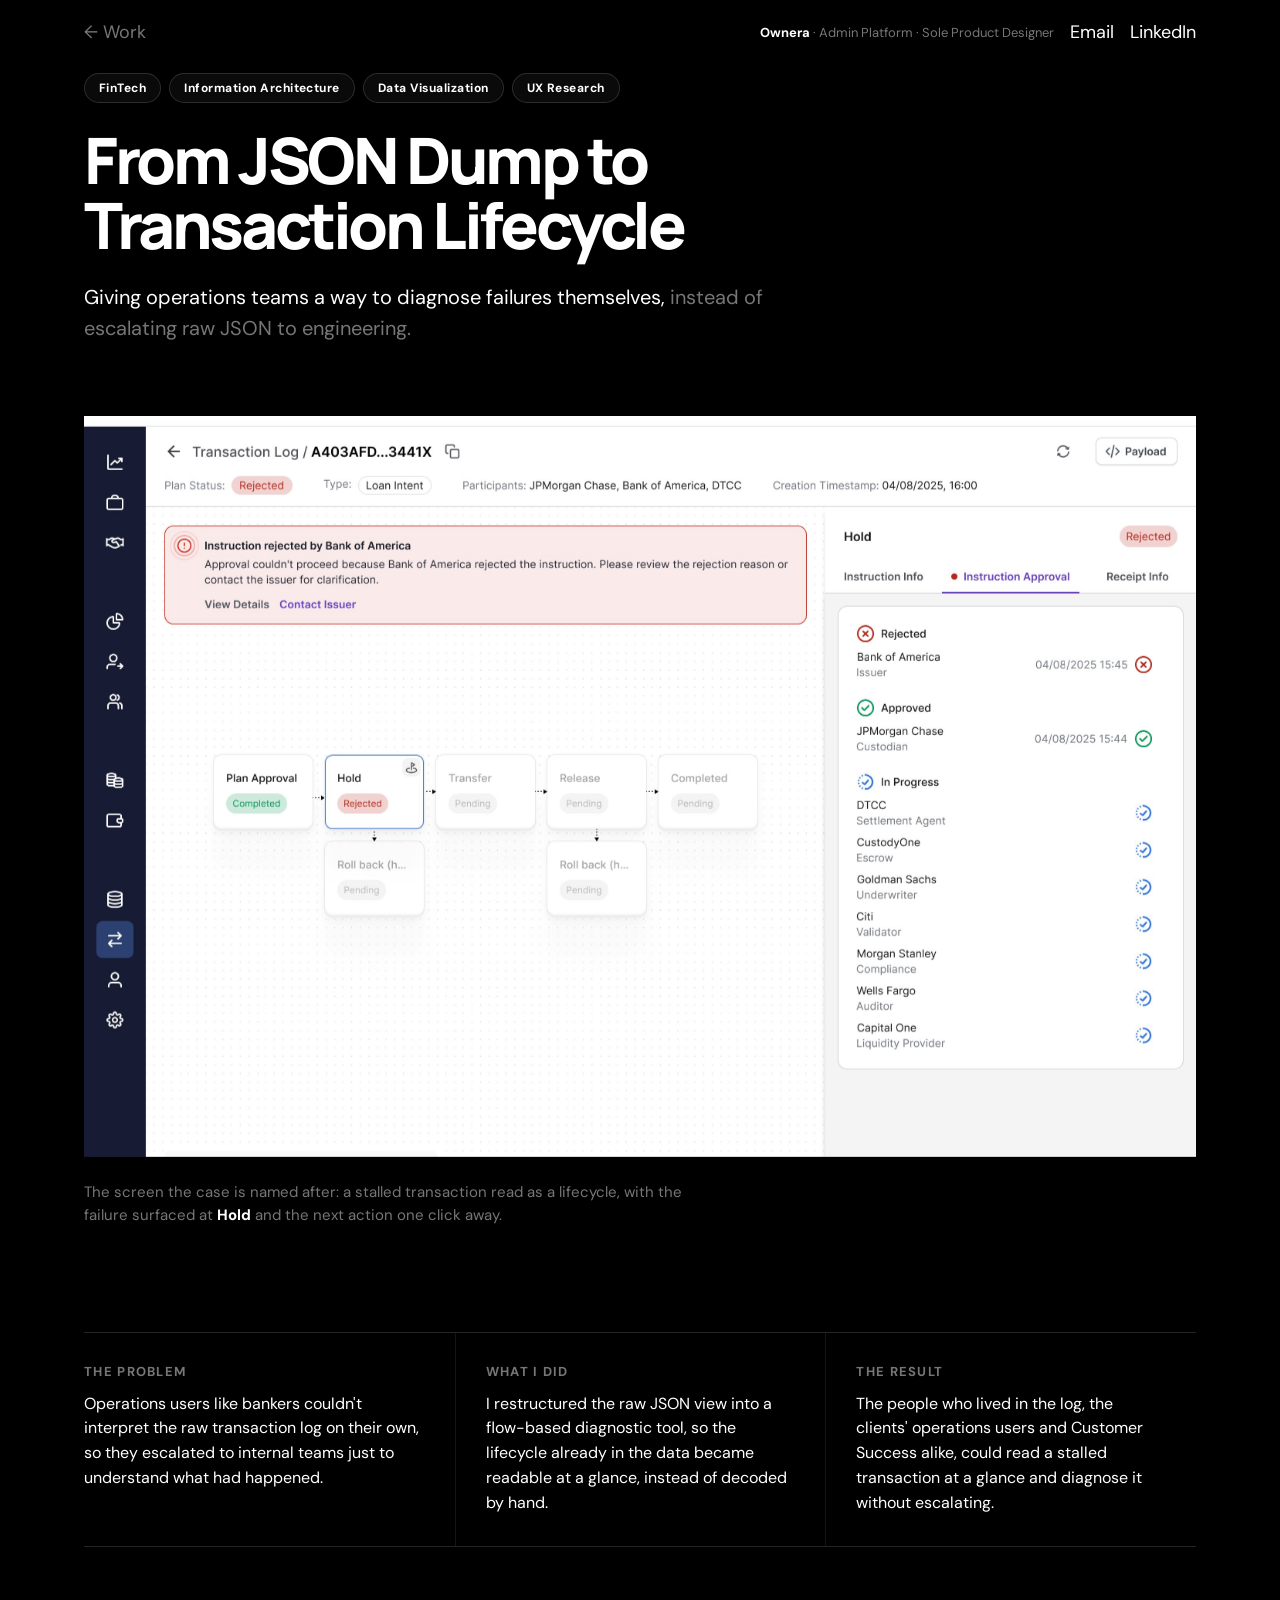
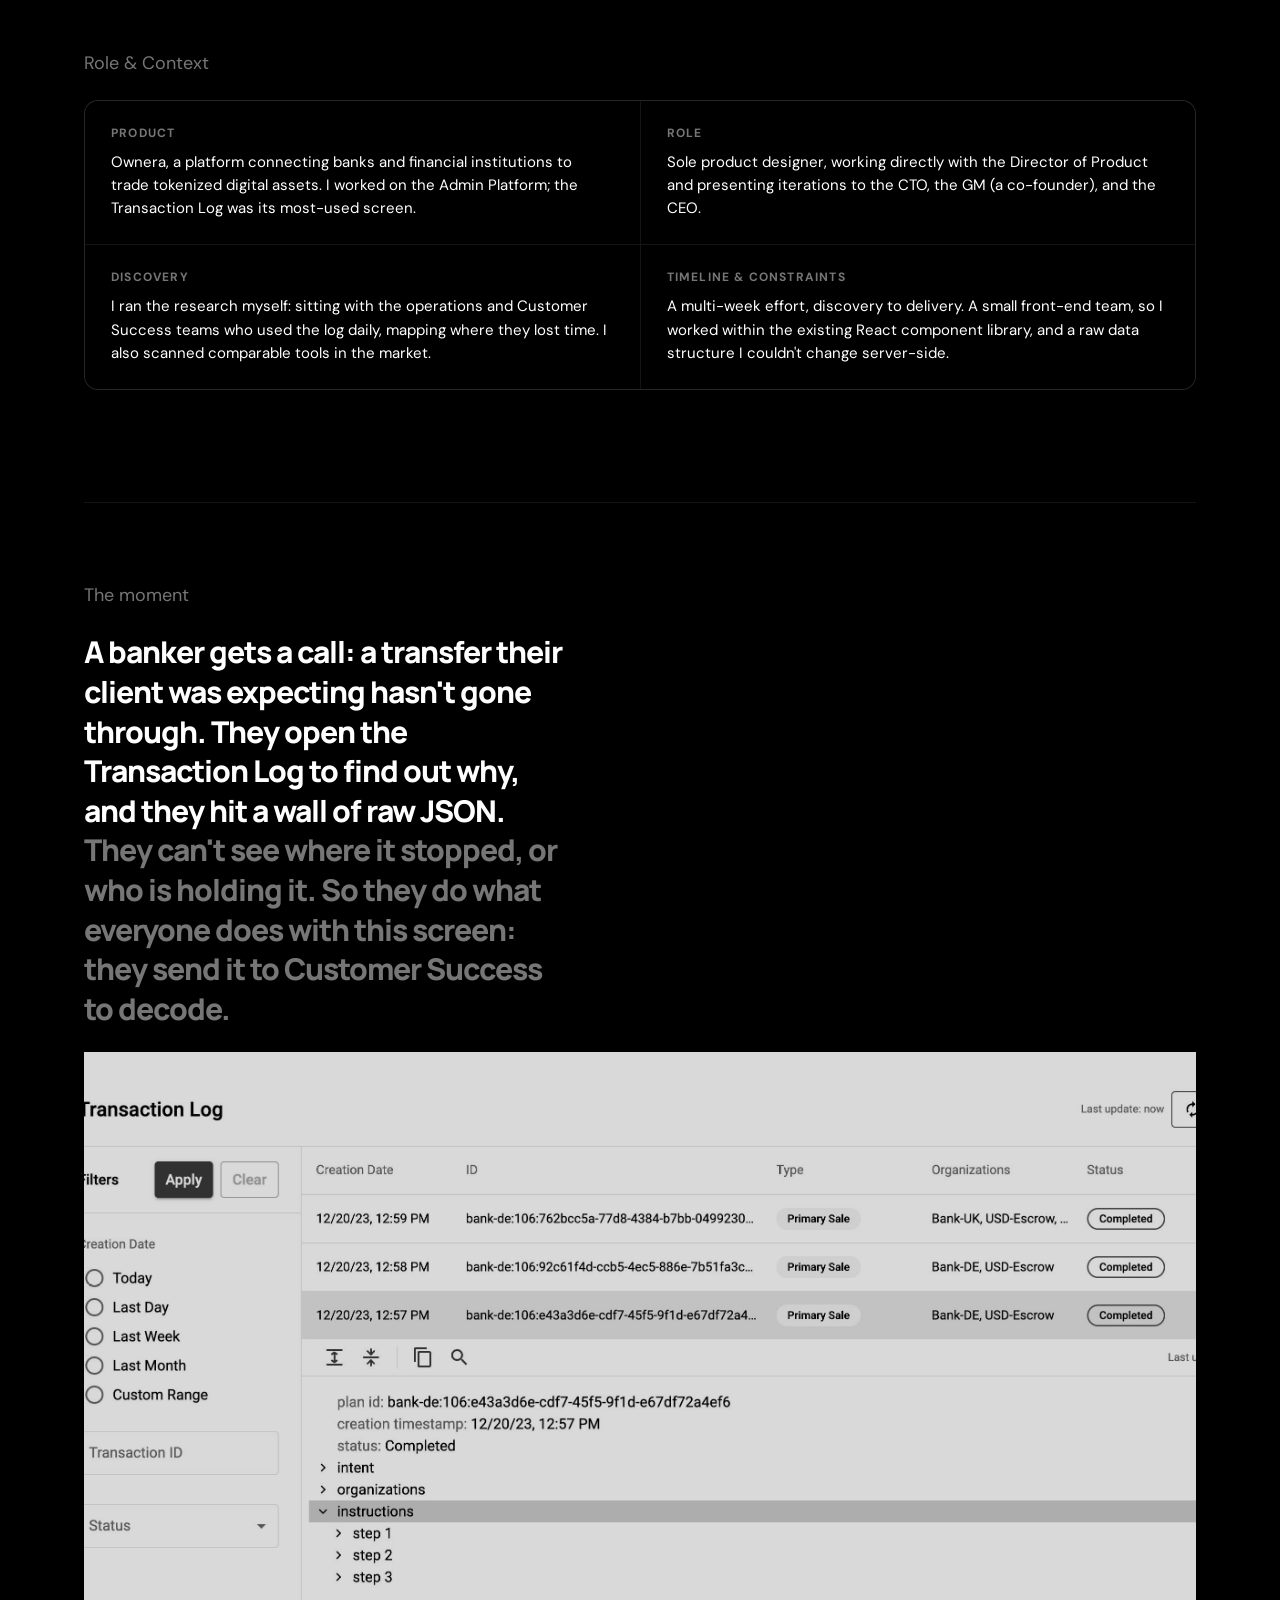
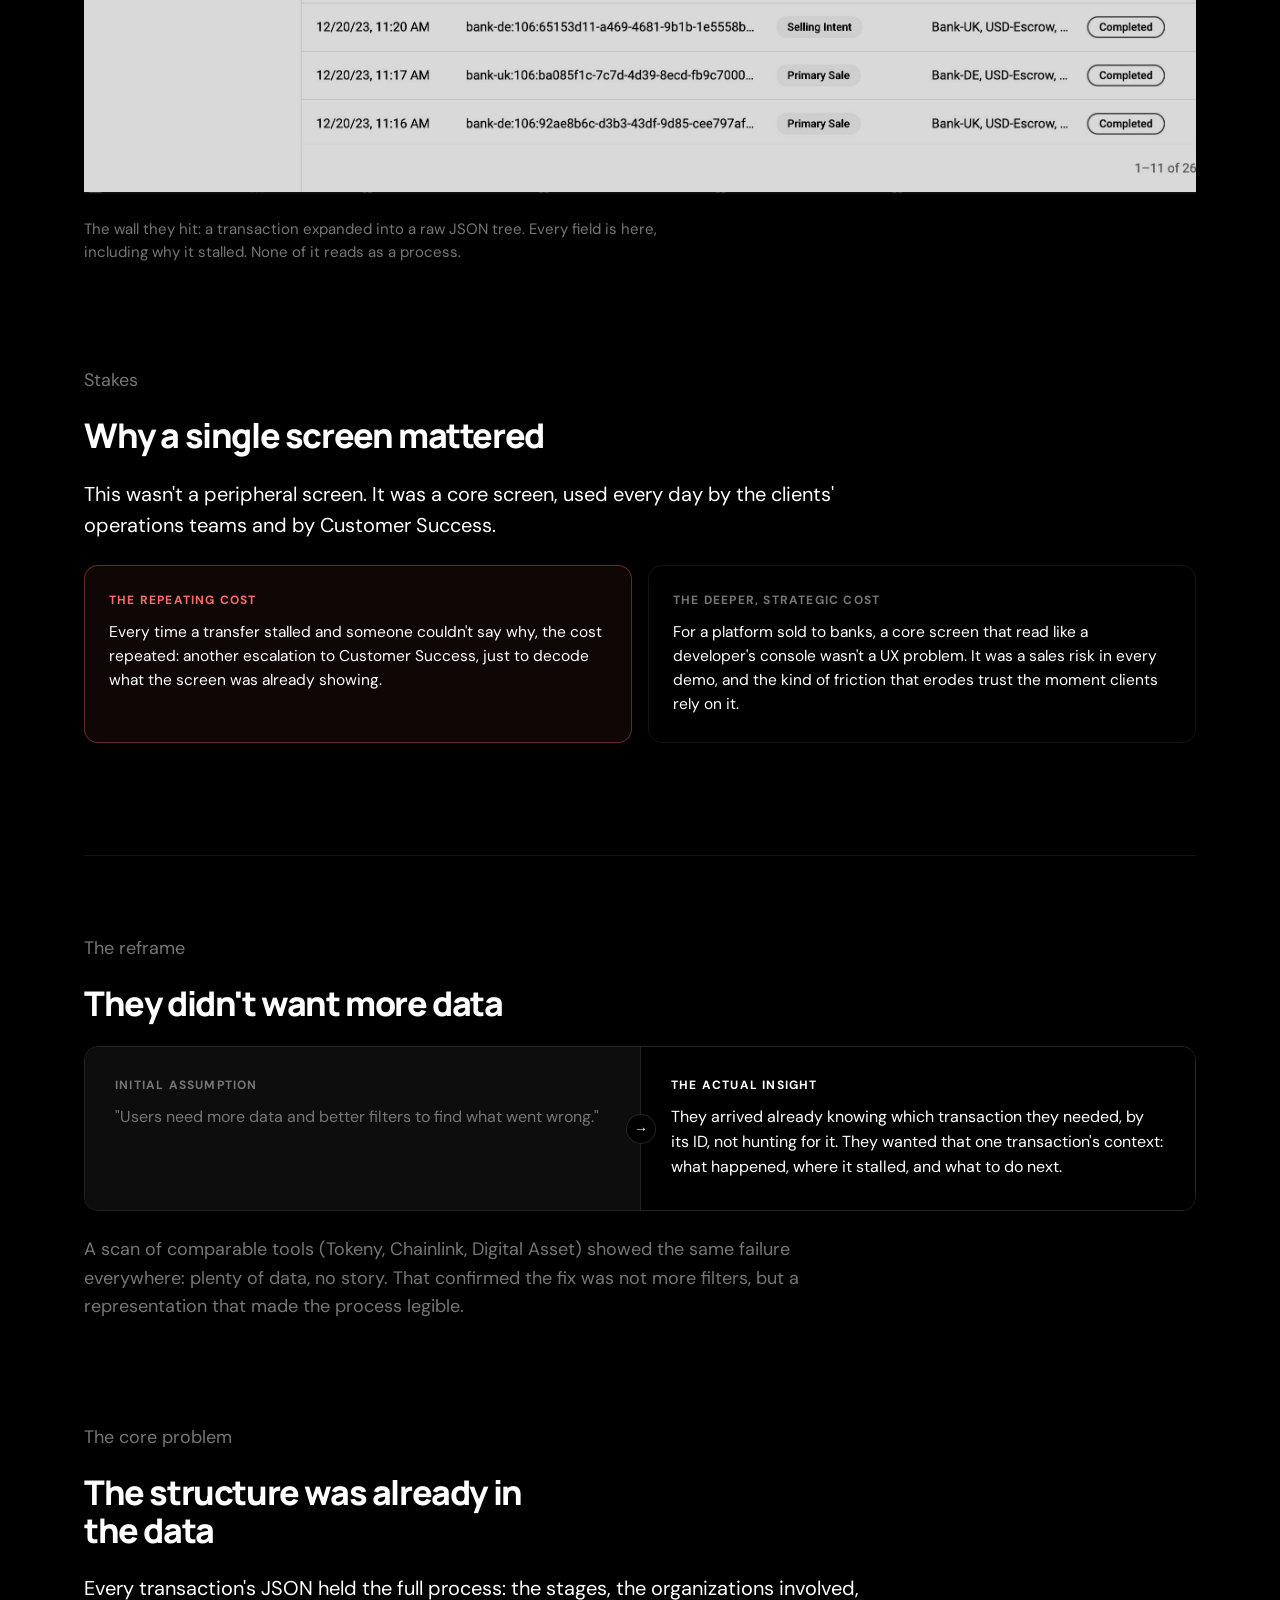
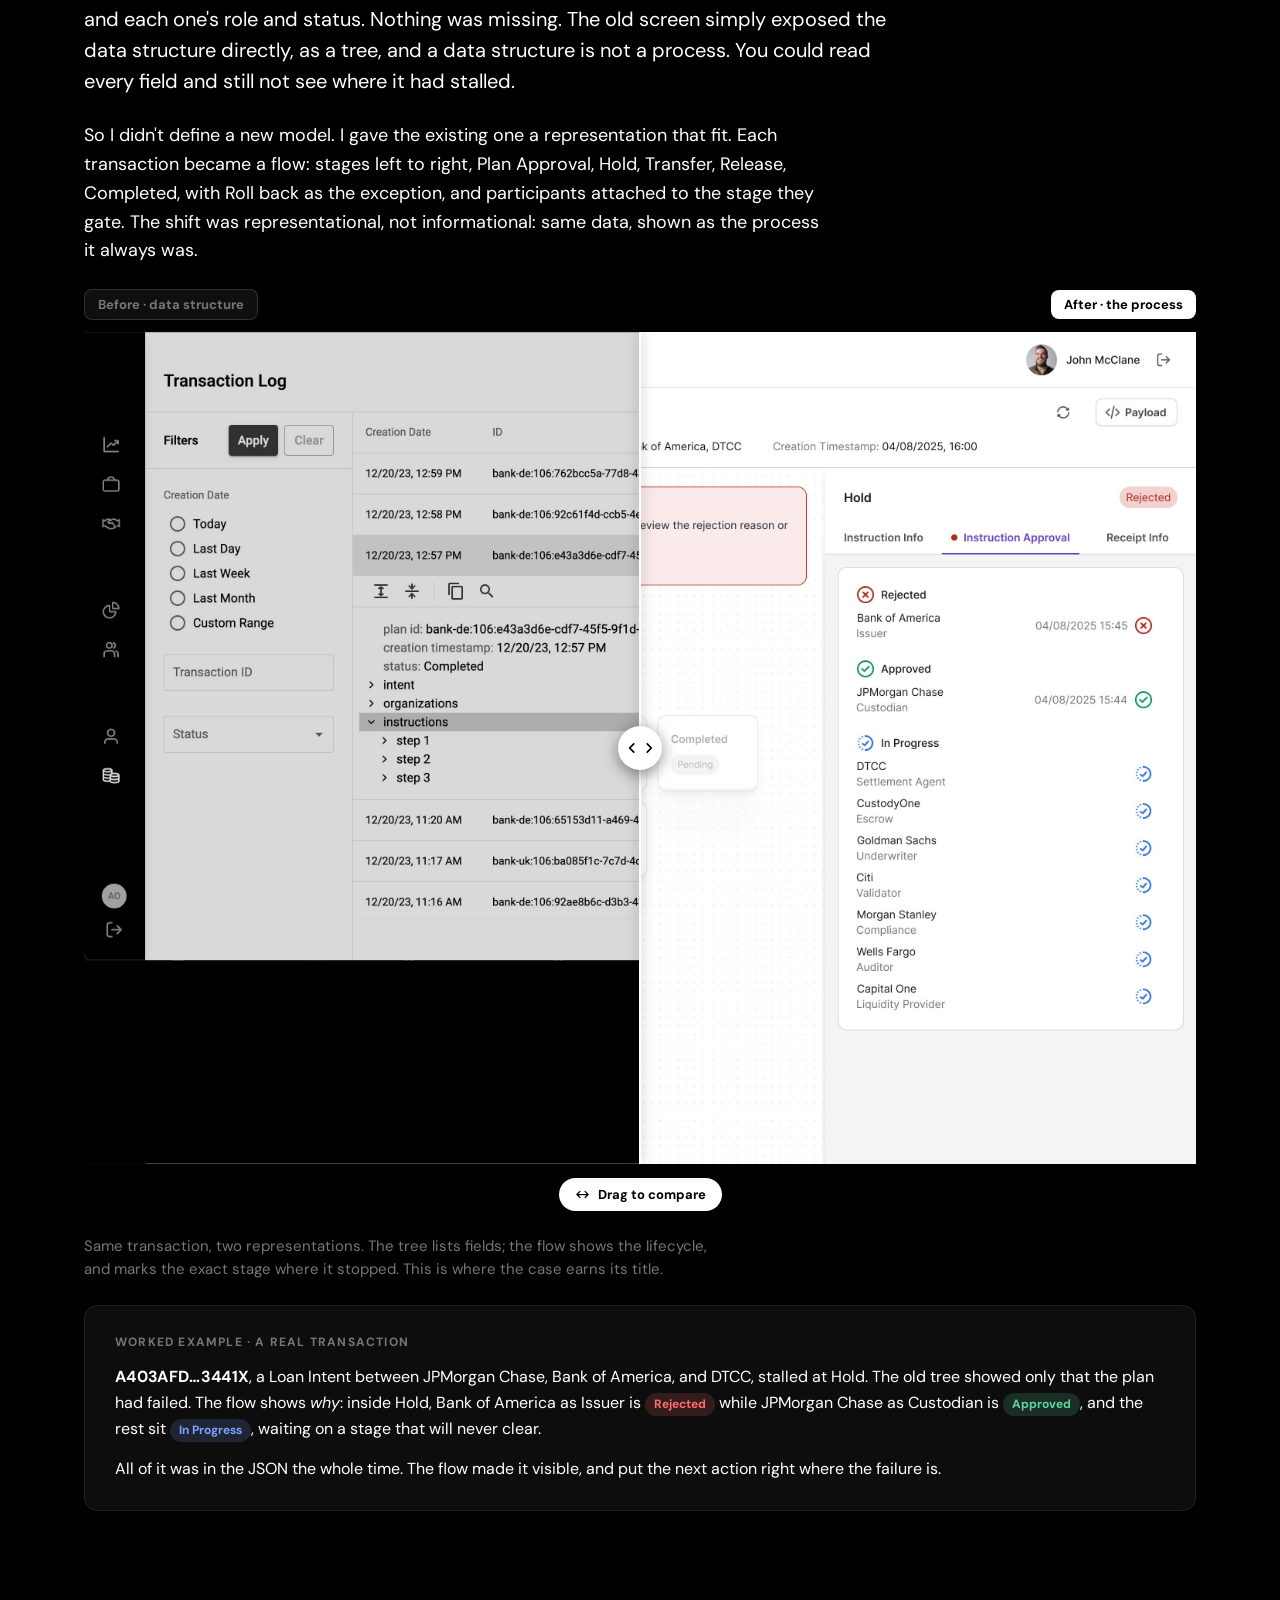
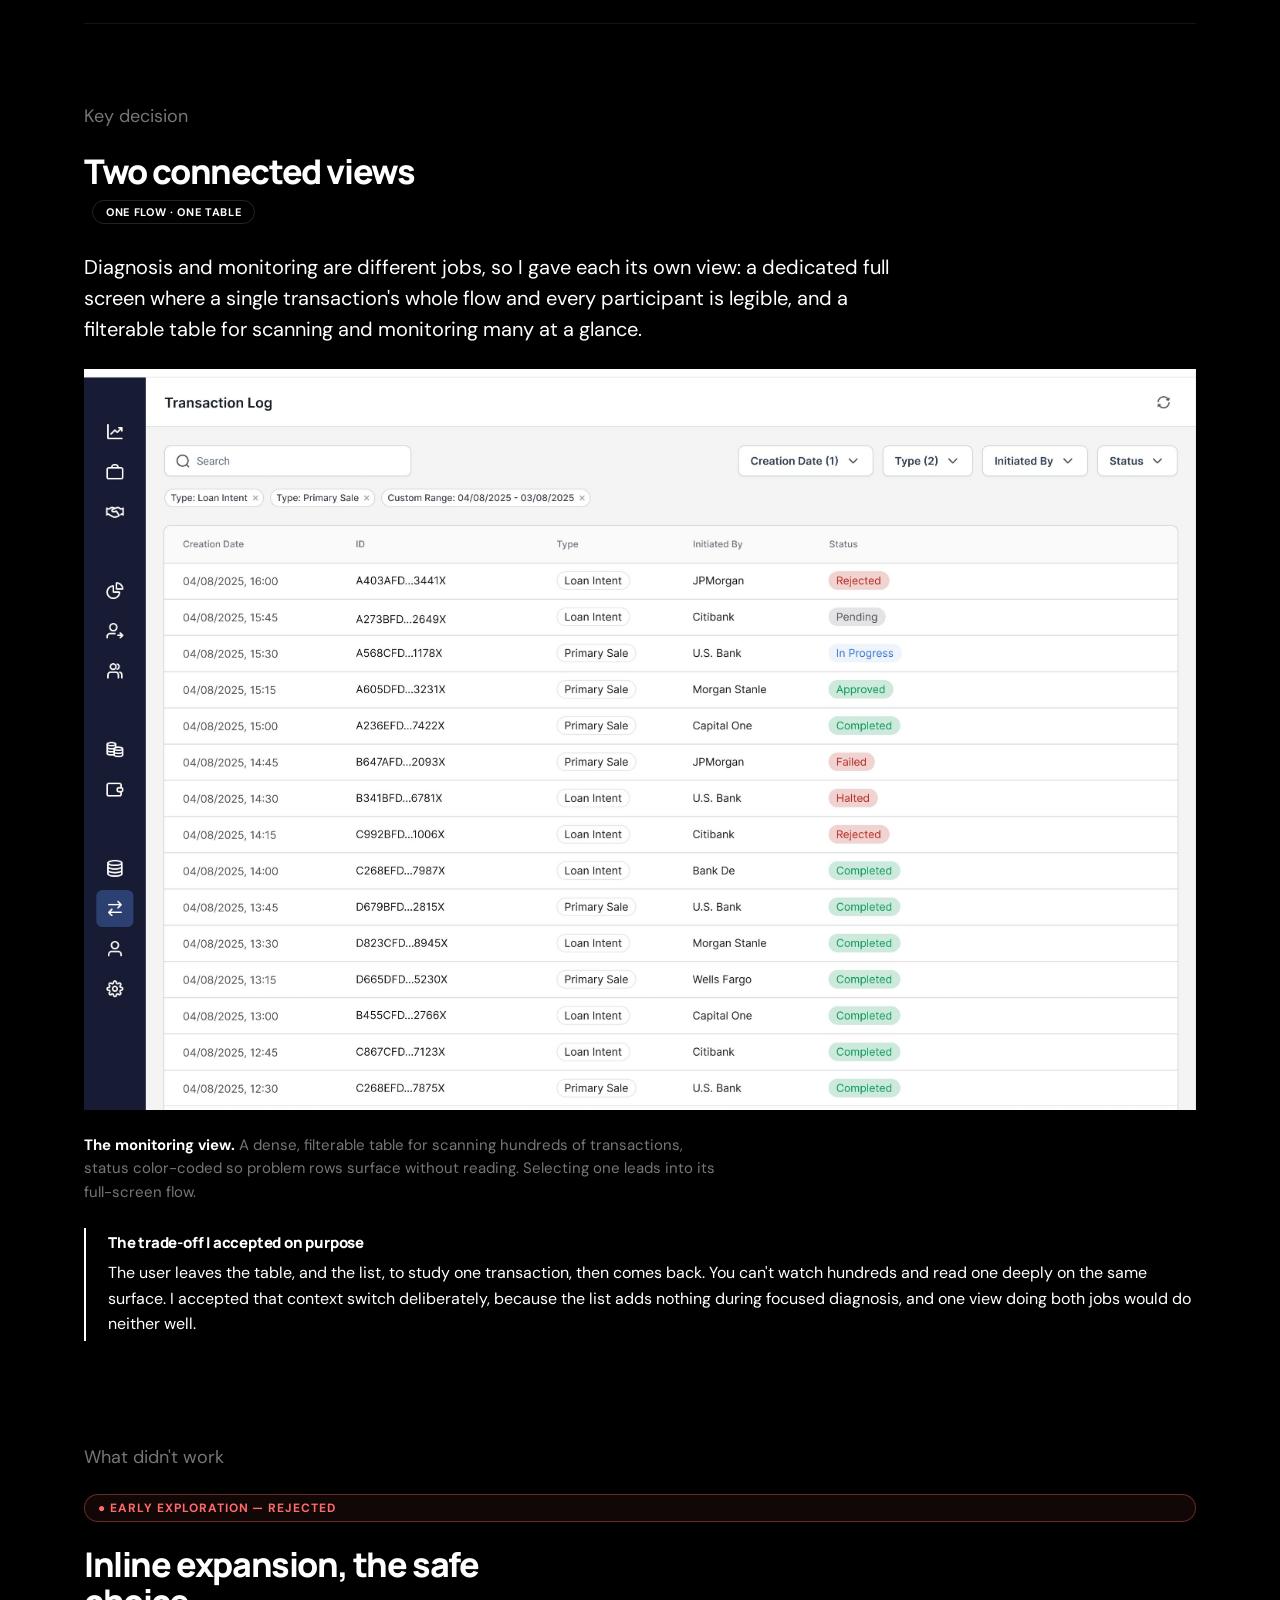
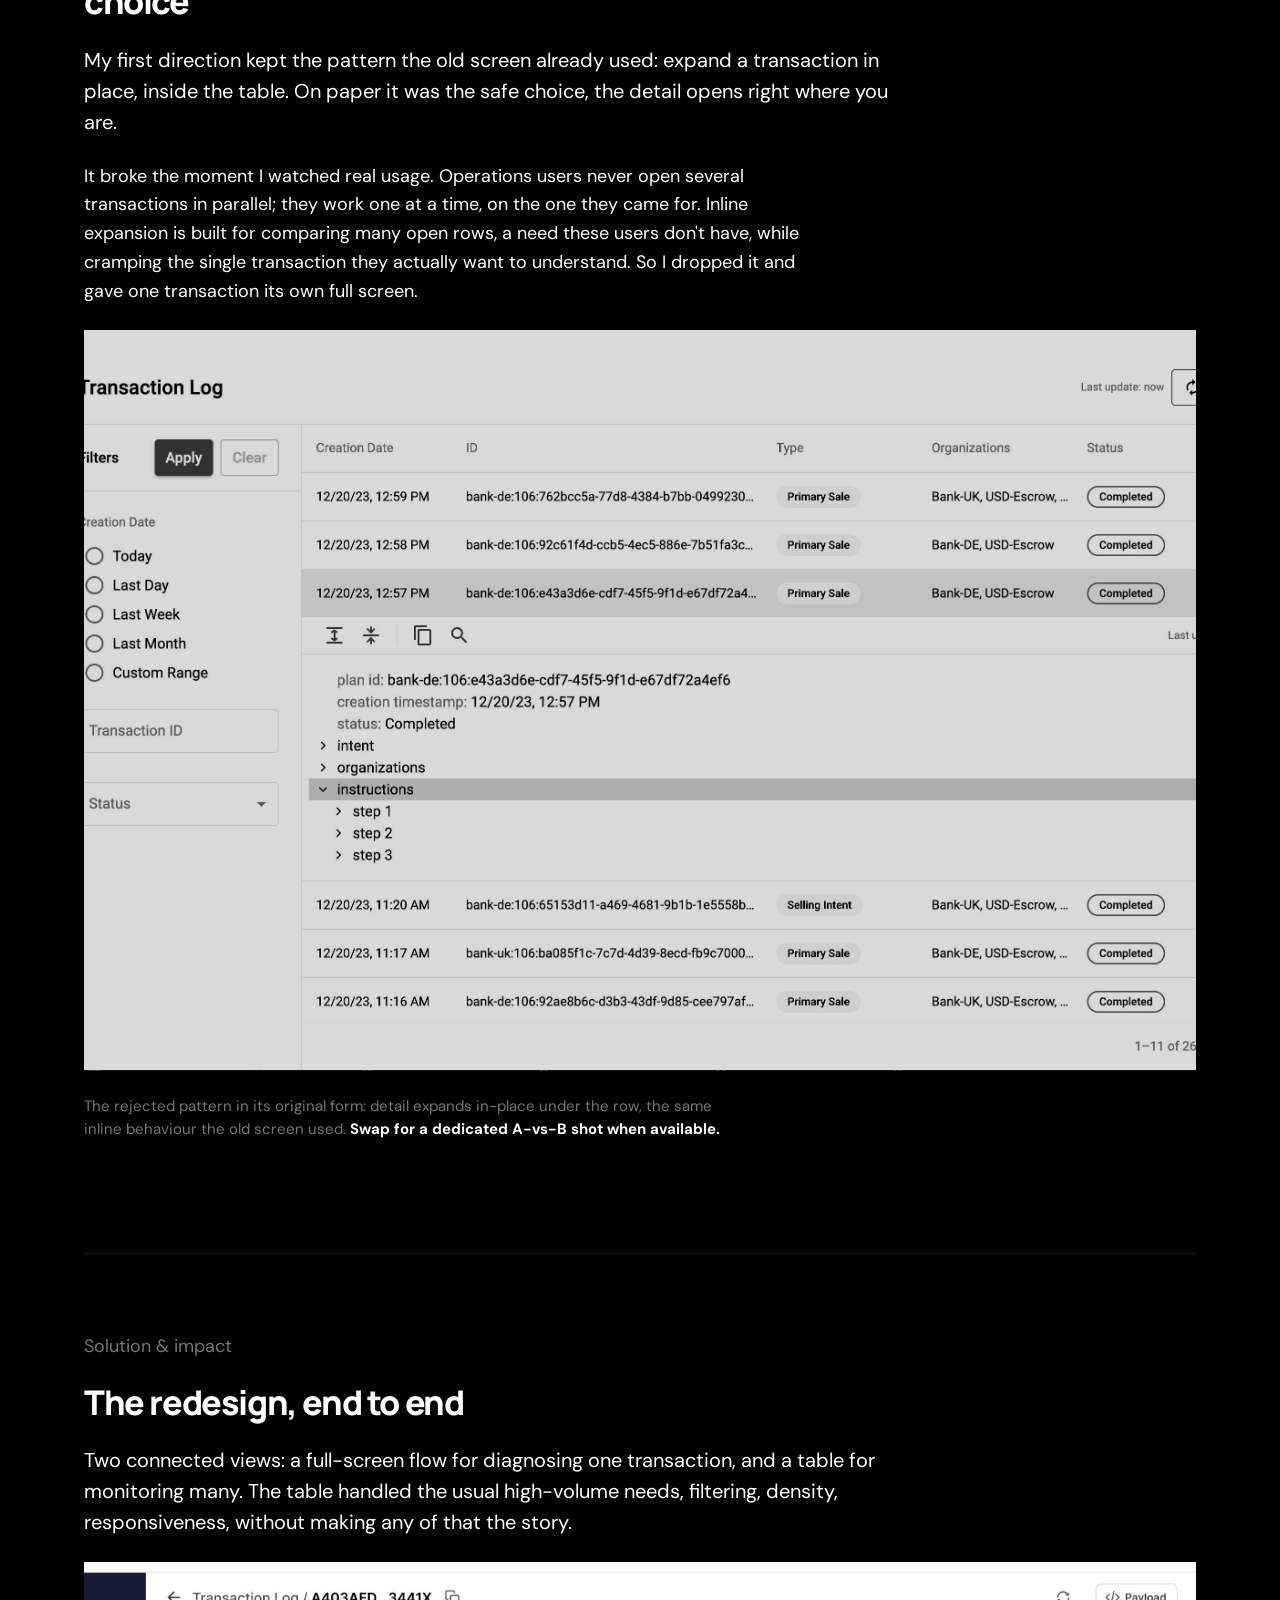
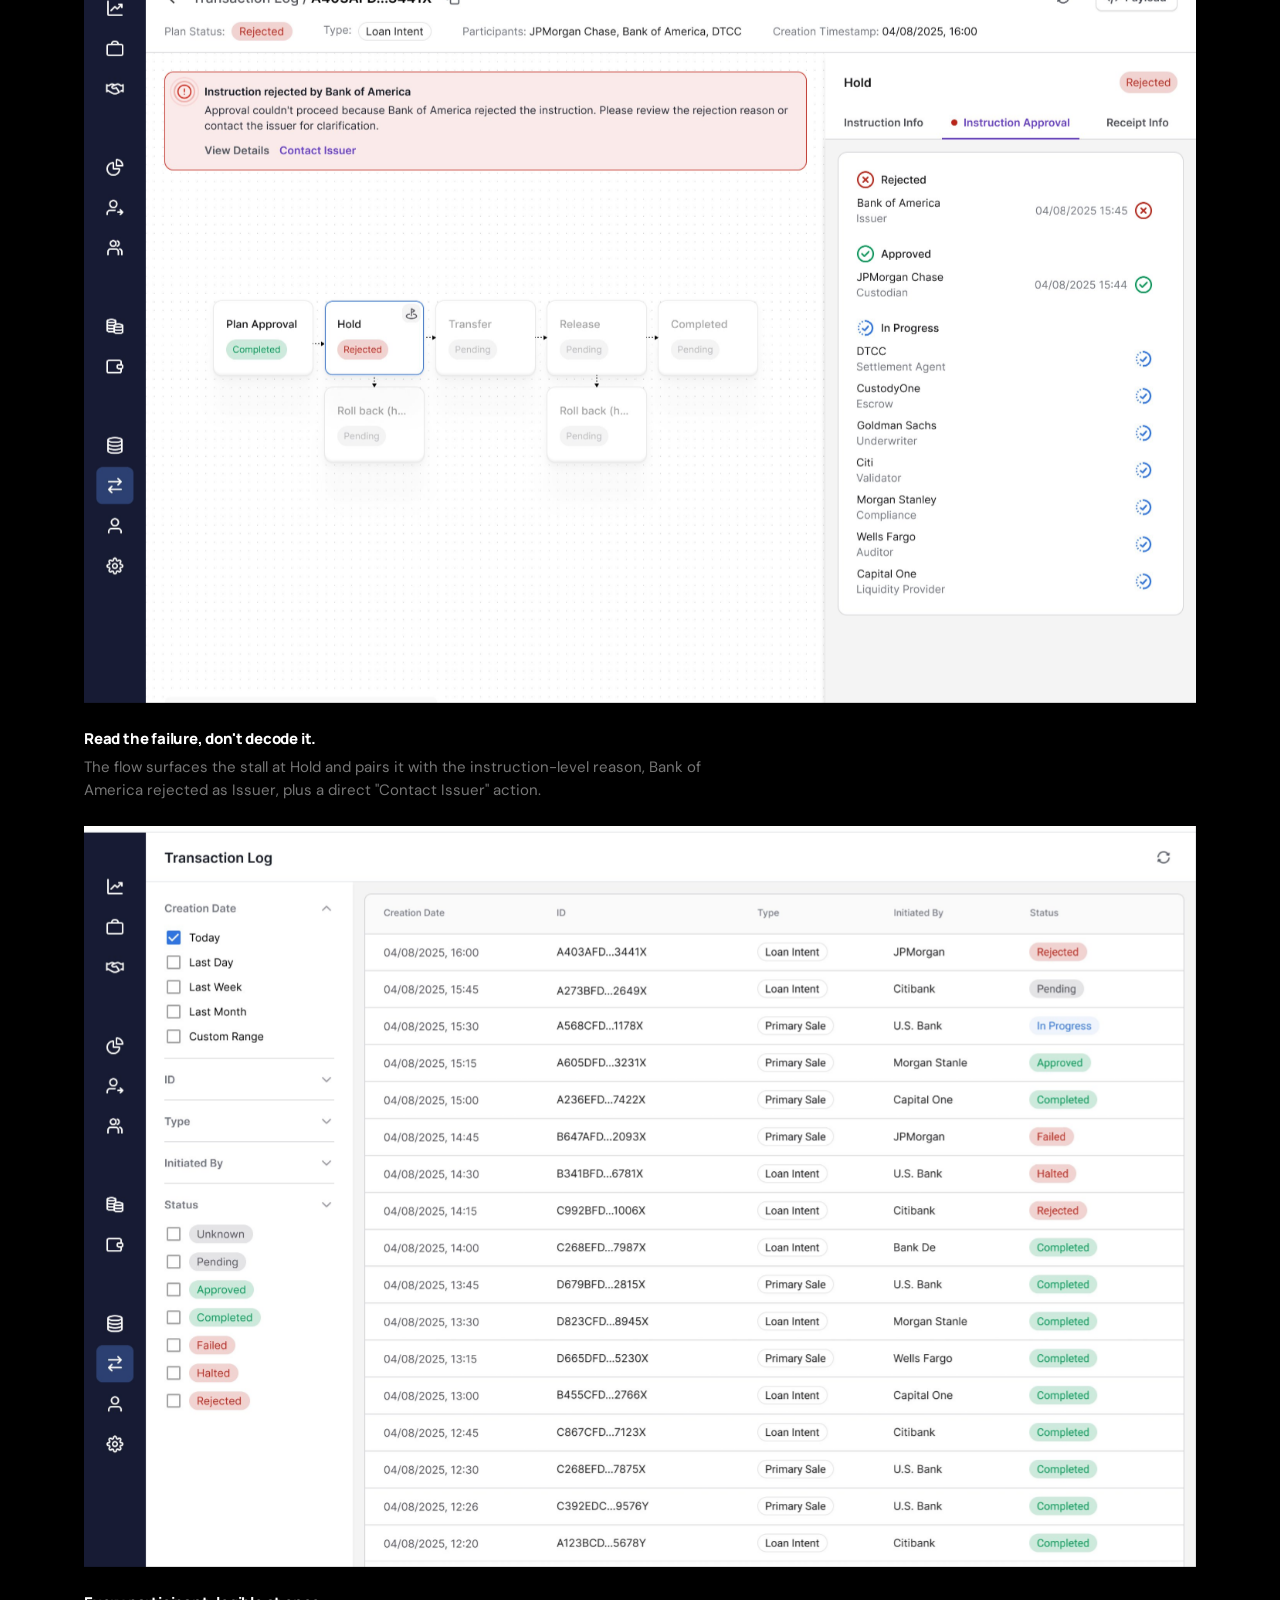
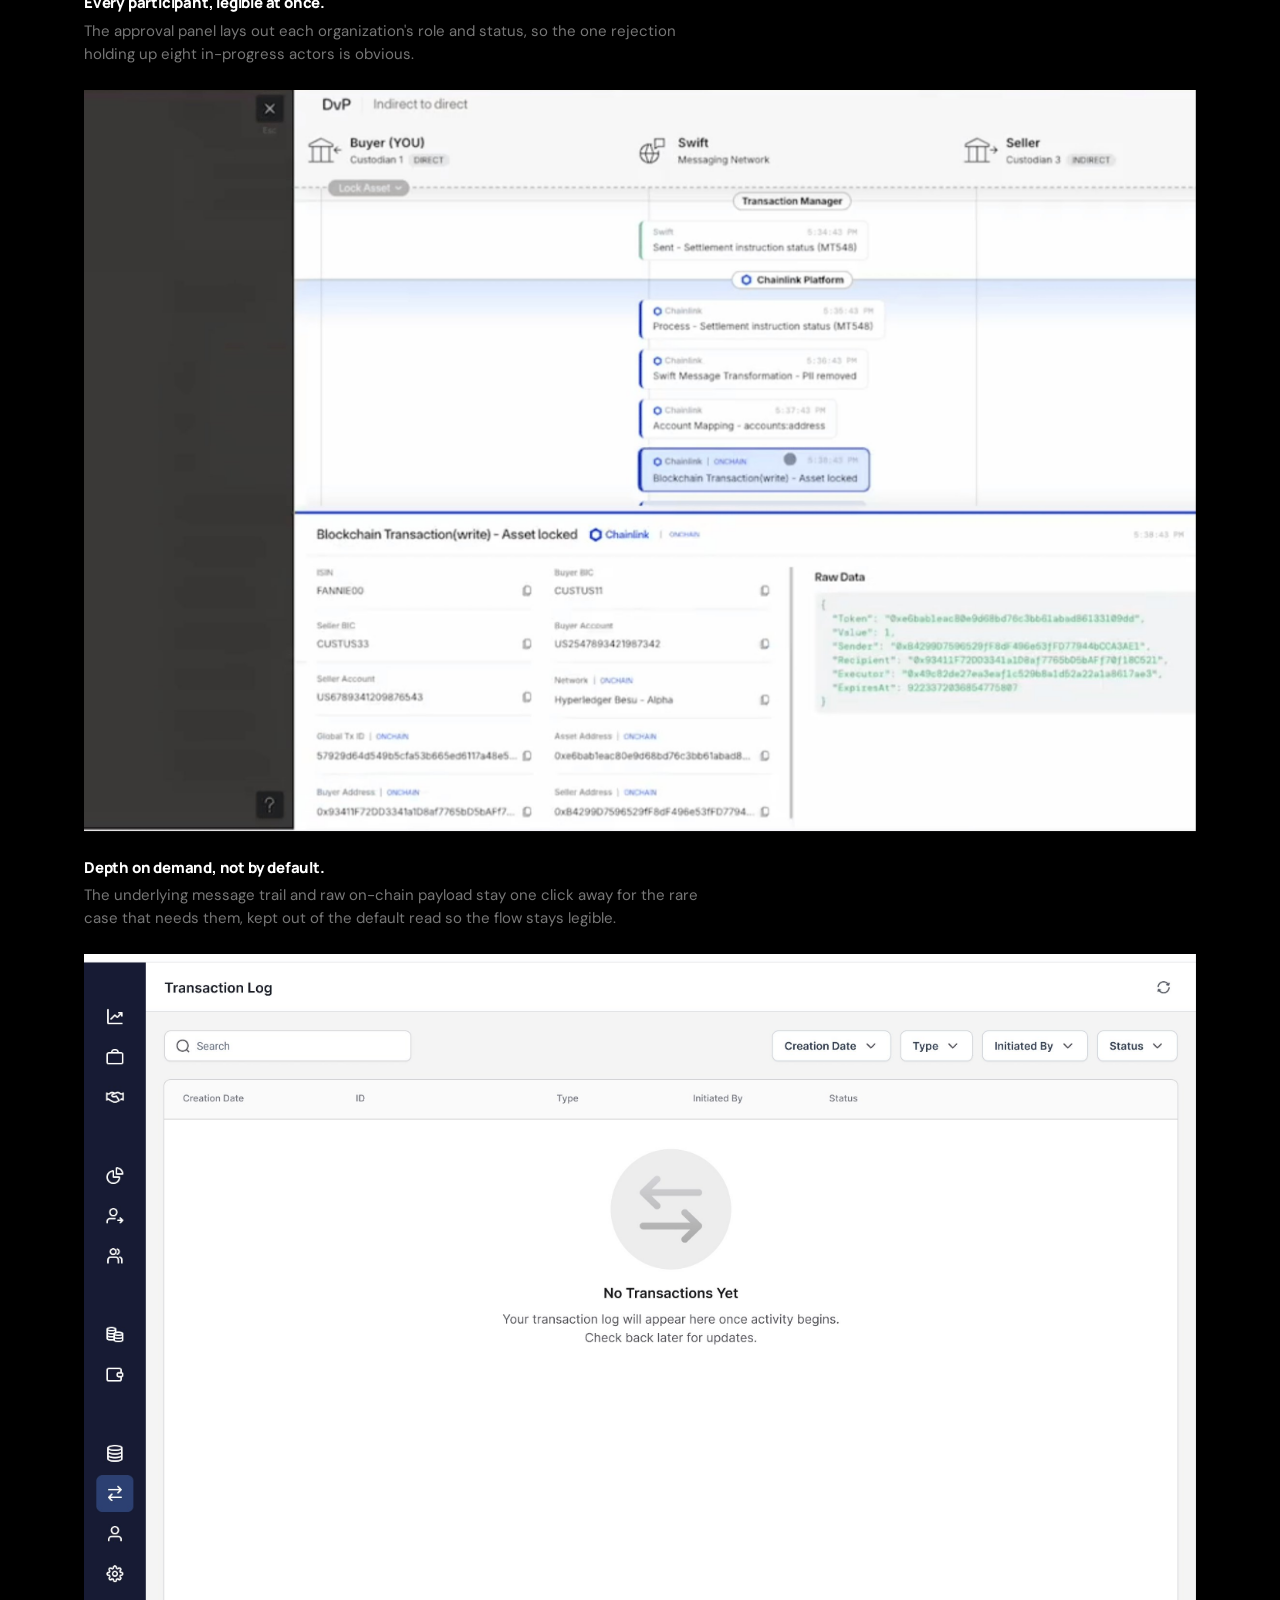
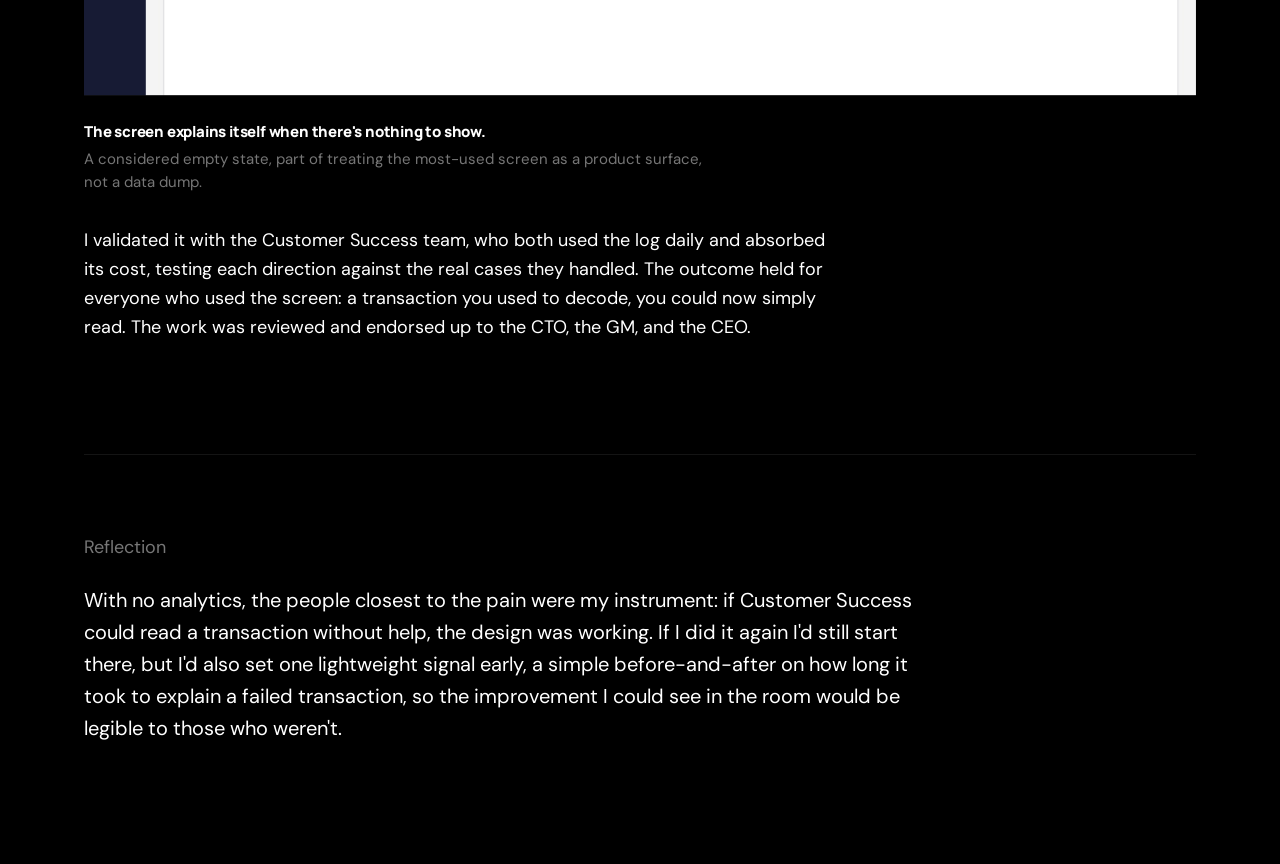
<file: transaction-log.html>
<!DOCTYPE html>
<html lang="en">
<head>
<meta charset="UTF-8">
<meta name="viewport" content="width=device-width, initial-scale=1.0">

  <!-- Google tag (gtag.js) -->
  <script async src="https://www.googletagmanager.com/gtag/js?id=G-BXLP0J2923"></script>
  <script>
    window.dataLayer = window.dataLayer || [];
    function gtag(){dataLayer.push(arguments);}
    gtag('js', new Date());

    gtag('config', 'G-BXLP0J2923');
  </script>
  <!-- Hotjar Tracking Code for www.dekelhillel.com -->
  <script>
    (function(h,o,t,j,a,r){
        h.hj=h.hj||function(){(h.hj.q=h.hj.q||[]).push(arguments)};
        h._hjSettings={hjid:2517369,hjsv:6};
        a=o.getElementsByTagName('head')[0];
        r=o.createElement('script');r.async=1;
        r.src=t+h._hjSettings.hjid+j+h._hjSettings.hjsv;
        a.appendChild(r);
    })(window,document,'https://static.hotjar.com/c/hotjar-','.js?sv=');
  </script>
<title>Transaction Log — Dekel Hillel</title>
<meta name="description" content="From JSON Dump to Transaction Lifecycle. Giving operations teams a way to diagnose failures themselves, instead of escalating raw JSON to engineering.">
<link rel="icon" href="assets/favicon.svg" type="image/svg+xml">
<link rel="preconnect" href="https://fonts.googleapis.com">
<link rel="preconnect" href="https://fonts.gstatic.com" crossorigin>
<link rel="stylesheet" href="https://fonts.googleapis.com/css2?family=Manrope:wght@800&family=DM+Sans:opsz,wght@9..40,400;9..40,700&display=swap">
<style>
  *, *::before, *::after { box-sizing:border-box; margin:0; padding:0; }

  :root{
    --secondary:#767676;            /* lightened grey from the live site */
    --font-heading:'Manrope', sans-serif;
    --font-body:'DM Sans', sans-serif;
    --ease:cubic-bezier(0.16, 1, 0.3, 1);
    --hairline:rgba(255,255,255,0.14);
    --hairline-soft:rgba(255,255,255,0.08);
    --panel:#0d0d0d;
    --danger:#ff6b6b;
    --ok:#5dd6a0;
    --info:#7aa2ff;
  }

  html{ scroll-behavior:smooth; background:#000; }
  body{ background:#000; overflow-y:auto; -webkit-font-smoothing:antialiased; -moz-osx-font-smoothing:grayscale; }
  ::selection{ background:#fff; color:#000; }

  /* ---------- keyframes ---------- */
  @keyframes fadeUp { from{opacity:0;transform:translateY(22px)} to{opacity:1;transform:translateY(0)} }
  @keyframes fadeIn { from{opacity:0} to{opacity:1} }
  @keyframes shimmer{ 0%{background-position:200% 0} 100%{background-position:-200% 0} }

  /* ---------- layout: top header (non-sticky) + content below ---------- */
  .layout{ display:flex; flex-direction:column; min-height:100vh; align-items:center; }
  /* Top header — horizontal, flows with the page (NOT sticky) */
  .menu{
    width:100%; max-width:1160px; background:#000;
    padding:28px 40px;
    display:flex; flex-direction:row; align-items:center; gap:24px;
    animation:fadeIn .7s ease .1s both;
  }
  .main{
    width:100%; max-width:1160px; background:#000; position:relative;
    padding:12px 40px 40px;
    display:flex; flex-direction:column; gap:24px;
  }

  /* ---------- nav links (header row) ---------- */
  .menu-link{
    font-family:var(--font-body); font-size:18px; color:#fff;
    text-decoration:none; line-height:1.4;
    white-space:nowrap; display:inline-block; transition:opacity .25s ease;
  }
  a.menu-link:hover{ opacity:.45; }
  .menu-back{ color:var(--secondary); }
  .menu-back:hover{ opacity:1; color:#fff; }
  .menu-spacer{ flex:1; }
  .menu-meta{
    font-family:var(--font-body); font-size:13px; color:var(--secondary);
    line-height:1.5; white-space:nowrap; text-align:right;
  }
  .menu-meta b{ color:#fff; font-weight:700; }

  /* ---------- hero ---------- */
  .tags{ display:flex; flex-wrap:wrap; gap:8px; animation:fadeUp 1s var(--ease) both; }
  .tag{
    font-family:var(--font-body); font-size:12px; font-weight:700;
    letter-spacing:.04em; color:#fff;
    background:rgba(255,255,255,0.04);
    border:1px solid var(--hairline); border-radius:100px; padding:6px 14px;
  }
  .heading{
    font-family:var(--font-heading); font-weight:800; font-size:64px;
    color:#fff; letter-spacing:-3.4px; line-height:1.02; flex-shrink:0;
    animation:fadeUp 1s var(--ease) .06s both; max-width:15ch;
  }
  .subhead{
    font-family:var(--font-body); font-size:20px; color:#fff; line-height:1.55;
    flex-shrink:0; max-width:52ch; animation:fadeUp 1s var(--ease) .14s both;
  }
  .subhead .dim{ color:var(--secondary); }

  /* ---------- generic text ---------- */
  .lede{ font-family:var(--font-body); font-size:20px; color:#fff; line-height:1.55; max-width:58ch; flex-shrink:0; }
  .body-text{ font-family:var(--font-body); font-size:18px; color:#fff; line-height:1.6; max-width:62ch; flex-shrink:0; }
  .body-text.muted{ color:var(--secondary); }
  .body-text + .body-text{ margin-top:-8px; }
  .body-text a, .lede a{ color:#fff; font-weight:700; text-decoration:underline; text-decoration-skip-ink:none; transition:opacity .2s ease; }
  .body-text a:hover{ opacity:.55; }
  em{ font-style:italic; color:#fff; }

  /* ---------- section heading ---------- */
  .sec-head{
    font-family:var(--font-heading); font-weight:800; font-size:34px;
    color:#fff; letter-spacing:-1.4px; line-height:1.1; flex-shrink:0; max-width:20ch;
  }
  .date-label{ /* reused as section marker, matches site's date rhythm */
    font-family:var(--font-body); font-size:18px; font-weight:400;
    color:var(--secondary); line-height:1.4; flex-shrink:0;
  }

  /* ---------- spacers ---------- */
  .spacer{ height:24px; flex-shrink:0; }
  .spacer-lg{ height:56px; flex-shrink:0; }
  .rule{ height:1px; background:var(--hairline-soft); flex-shrink:0; margin:8px 0; }

  /* ---------- work-entry rhythm ---------- */
  .entry{ display:flex; flex-direction:column; gap:24px; flex-shrink:0; }

  /* ---------- images (shimmer + fade, from site) ---------- */
  .img-wrap{ position:relative; width:100%; flex-shrink:0; overflow:hidden; background:var(--panel); }
  .img-wrap::before{
    content:''; position:absolute; inset:0;
    background:linear-gradient(90deg, transparent 0%, #1c1c1c 40%, transparent 100%);
    background-size:200% 100%; animation:shimmer 1.6s ease-in-out infinite; z-index:1;
    transition:opacity .5s ease;
  }
  .img-wrap.img-loaded::before{ opacity:0; animation-play-state:paused; }
  .img-wrap.ratio-3x2{ aspect-ratio:3/2; }
  .img-wrap img{
    position:relative; z-index:2; width:100%; height:100%; display:block; object-fit:cover;
    opacity:0; transform:scale(1.018);
    transition:opacity .65s ease, transform .75s var(--ease); will-change:opacity, transform;
  }
  .img-wrap img.loaded{ opacity:1; transform:scale(1); }
  /* desaturated "before" state */
  .img-wrap.before-state img{ filter:grayscale(1) brightness(.85); }
  .caption{
    font-family:var(--font-body); font-size:15px; color:var(--secondary);
    line-height:1.55; max-width:64ch; flex-shrink:0;
  }
  .caption b{ color:#fff; font-weight:700; }

  /* ---------- TL;DR triple ---------- */
  .tldr{ display:grid; grid-template-columns:repeat(3,1fr); gap:0; border-top:1px solid var(--hairline); border-bottom:1px solid var(--hairline); }
  .tldr-cell{ padding:30px 28px 30px 0; }
  .tldr-cell + .tldr-cell{ padding-left:30px; border-left:1px solid var(--hairline-soft); }
  .tldr-cell .k{ font-family:var(--font-body); font-size:13px; font-weight:700; letter-spacing:.1em; text-transform:uppercase; color:var(--secondary); display:block; margin-bottom:12px; }
  .tldr-cell p{ font-family:var(--font-body); font-size:16px; color:#fff; line-height:1.55; }

  /* ---------- meta block ---------- */
  .meta{ display:grid; grid-template-columns:1fr 1fr; gap:1px; background:var(--hairline-soft); border:1px solid var(--hairline-soft); border-radius:14px; overflow:hidden; }
  .meta-cell{ background:#000; padding:24px 26px; }
  .meta-cell .k{ font-family:var(--font-body); font-size:12px; font-weight:700; letter-spacing:.1em; text-transform:uppercase; color:var(--secondary); display:block; margin-bottom:10px; }
  .meta-cell .v{ font-family:var(--font-body); font-size:15px; color:#fff; line-height:1.55; }

  /* ---------- hook quote ---------- */
  .hook{
    font-family:var(--font-heading); font-weight:800; font-size:30px; line-height:1.32;
    letter-spacing:-1px; color:#fff; max-width:24ch; flex-shrink:0;
  }
  .hook .dim{ color:var(--secondary); }

  /* ---------- stakes ---------- */
  .stakes{ display:grid; grid-template-columns:1fr 1fr; gap:16px; }
  .stake{ border:1px solid var(--hairline-soft); border-radius:14px; padding:26px 24px; }
  .stake.cost{ border-color:rgba(255,107,107,0.35); background:rgba(255,107,107,0.06); }
  .stake .k{ font-family:var(--font-body); font-size:12px; font-weight:700; letter-spacing:.1em; text-transform:uppercase; color:var(--secondary); display:block; margin-bottom:12px; }
  .stake.cost .k{ color:var(--danger); }
  .stake p{ font-family:var(--font-body); font-size:15.5px; color:#fff; line-height:1.55; }

  /* ---------- reframe ---------- */
  .reframe{ display:grid; grid-template-columns:1fr 1fr; gap:0; border:1px solid var(--hairline); border-radius:14px; overflow:hidden; }
  .rf-col{ padding:30px 30px; position:relative; }
  .rf-col.assume{ background:var(--panel); }
  .rf-col.insight{ background:#000; border-left:1px solid var(--hairline); }
  .rf-col .k{ font-family:var(--font-body); font-size:12px; font-weight:700; letter-spacing:.1em; text-transform:uppercase; margin-bottom:12px; display:block; }
  .rf-col.assume .k{ color:var(--secondary); }
  .rf-col.insight .k{ color:#fff; }
  .rf-col p{ font-family:var(--font-body); font-size:16px; line-height:1.55; }
  .rf-col.assume p{ color:var(--secondary); }
  .rf-col.insight p{ color:#fff; }
  .rf-arrow{ position:absolute; left:-15px; top:50%; transform:translateY(-50%); width:30px;height:30px;border-radius:50%;background:#000;border:1px solid var(--hairline);display:flex;align-items:center;justify-content:center;color:#fff;font-size:14px;z-index:3; }

  /* ---------- before/after ---------- */
  .ba{ display:grid; grid-template-columns:1fr 1fr; gap:18px; align-items:start; }
  .ba .lbl{ display:flex; align-items:center; gap:9px; margin-bottom:12px; font-family:var(--font-body); font-size:12px; font-weight:700; letter-spacing:.08em; text-transform:uppercase; }
  .ba .lbl .dot{ width:7px;height:7px;border-radius:50%; }
  .ba .before .lbl{ color:var(--secondary); } .ba .before .dot{ background:var(--secondary); }
  .ba .after .lbl{ color:#fff; } .ba .after .dot{ background:var(--danger); }

  /* ---------- interactive before/after slider ---------- */
  .ba-slider{ position:relative; width:100%; flex-shrink:0; }
  .ba-slider-labels{ display:flex; align-items:center; justify-content:space-between; margin-bottom:12px; }
  .ba-chip{ font-family:var(--font-body); font-size:13px; font-weight:700; padding:6px 13px; border-radius:8px; }
  .ba-chip.before{ background:rgba(255,255,255,0.06); color:var(--secondary); border:1px solid var(--hairline); }
  .ba-chip.after{ background:#fff; color:#000; }
  .ba-stage{
    position:relative; width:100%; overflow:hidden;
    box-shadow:0 4px 16px rgba(0,0,0,0.4); user-select:none; cursor:ew-resize; touch-action:none;
    background:var(--panel);
  }
  .ba-stage img{ width:100%; height:auto; display:block; pointer-events:none; }
  .ba-after-layer img{ display:block; width:100%; height:auto; }
  .ba-before-layer{
    position:absolute; inset:0; overflow:hidden; background:#000; pointer-events:none;
    clip-path:inset(0 50% 0 0); will-change:clip-path;
  }
  .ba-before-layer img{ filter:grayscale(1) brightness(.85); }
  .ba-handle{
    position:absolute; top:0; bottom:0; width:2px; background:#fff;
    transform:translateX(-50%); left:50%; will-change:left; box-shadow:0 0 12px rgba(0,0,0,.5);
  }
  .ba-knob{
    position:absolute; top:50%; left:50%; transform:translate(-50%,-50%);
    width:44px; height:44px; background:#fff; border-radius:50%;
    box-shadow:0 4px 16px rgba(0,0,0,0.45); display:flex; align-items:center; justify-content:center;
    gap:3px; cursor:grab; transition:transform .15s var(--ease);
  }
  .ba-knob:active{ cursor:grabbing; transform:translate(-50%,-50%) scale(.95); }
  .ba-stage:hover .ba-knob{ transform:translate(-50%,-50%) scale(1.08); }
  .ba-knob svg{ width:14px; height:14px; stroke:#000; fill:none; stroke-width:3; stroke-linecap:round; stroke-linejoin:round; }
  .ba-knob.wiggle{ animation:knobWiggle 2s ease-in-out 3s infinite; }
  @keyframes knobWiggle{ 0%,100%{transform:translate(-50%,-50%) scale(1)} 20%,60%{transform:translate(-50%,-50%) scale(1.06)} }
  .ba-hint{ margin-top:14px; text-align:center; }
  .ba-hint span{
    display:inline-flex; align-items:center; gap:8px; font-family:var(--font-body); font-size:13px; font-weight:700;
    color:#000; background:#fff; padding:8px 16px; border-radius:100px;
  }
  .ba-hint svg{ width:15px; height:15px; stroke:#000; fill:none; stroke-width:2; stroke-linecap:round; stroke-linejoin:round; }

  /* ---------- worked example ---------- */
  .worked{ background:var(--panel); border:1px solid var(--hairline-soft); border-radius:14px; padding:28px 30px; }
  .worked .k{ font-family:var(--font-body); font-size:12px; font-weight:700; letter-spacing:.1em; text-transform:uppercase; color:var(--secondary); display:block; margin-bottom:14px; }
  .worked p{ font-family:var(--font-body); font-size:16px; color:#fff; line-height:1.6; }
  .worked p + p{ margin-top:14px; }
  .mono{ font-family:'DM Sans',sans-serif; font-weight:700; letter-spacing:.02em; color:#fff; }
  .pill{ display:inline-block; font-family:var(--font-body); font-size:12px; font-weight:700; padding:2px 9px; border-radius:100px; }
  .pill.rej{ background:rgba(255,107,107,0.16); color:var(--danger); }
  .pill.app{ background:rgba(93,214,160,0.16); color:var(--ok); }
  .pill.prog{ background:rgba(122,162,255,0.16); color:var(--info); }

  /* ---------- decision badge + trade-off ---------- */
  .badge{ display:inline-block; font-family:var(--font-body); font-size:12px; font-weight:700; letter-spacing:.06em; text-transform:uppercase; color:#fff; border:1px solid var(--hairline); border-radius:100px; padding:5px 13px; }
  .tradeoff{ border-left:2px solid #fff; padding:4px 0 4px 22px; }
  .tradeoff .k{ font-family:var(--font-heading); font-weight:800; font-size:15px; color:#fff; display:block; margin-bottom:7px; letter-spacing:-.2px; }
  .tradeoff p{ font-family:var(--font-body); font-size:16px; color:#fff; line-height:1.6; margin:0; }

  /* ---------- rejected tag ---------- */
  .rejtag{ display:inline-flex; align-items:center; gap:8px; font-family:var(--font-body); font-size:12px; font-weight:700; letter-spacing:.08em; text-transform:uppercase; color:var(--danger); border:1px solid rgba(255,107,107,0.35); background:rgba(255,107,107,0.07); border-radius:100px; padding:5px 13px; }

  /* ---------- gallery decision caption ---------- */
  .cap-lead{ font-family:var(--font-heading); font-weight:800; font-size:15px; color:#fff; display:block; margin-bottom:5px; letter-spacing:-.2px; }

  /* ---------- reflection ---------- */
  .reflect{ font-family:var(--font-body); font-size:20px; color:#fff; line-height:1.6; max-width:60ch; flex-shrink:0; }

  /* ---------- reveal ---------- */
  .reveal{ opacity:0; transform:translateY(22px); transition:opacity .75s var(--ease), transform .75s var(--ease); }
  .reveal.visible{ opacity:1; transform:translateY(0); }
  .entry .reveal:nth-child(2){ transition-delay:.07s; }
  .entry .reveal:nth-child(3){ transition-delay:.14s; }

  /* ---------- back to top ---------- */
  .back-to-top{ position:fixed; bottom:40px; right:40px; width:44px;height:44px; background:#fff;color:#000;border:none;border-radius:50%;cursor:pointer;display:flex;align-items:center;justify-content:center;z-index:200;opacity:0;transform:translateY(12px);transition:opacity .35s ease,transform .35s var(--ease);pointer-events:none; }
  .back-to-top svg{ width:18px;height:18px;stroke:#000;fill:none;stroke-width:2;stroke-linecap:round;stroke-linejoin:round; }
  .back-to-top:hover{ background:#e0e0e0; }
  .back-to-top.visible{ opacity:1;transform:translateY(0);pointer-events:auto; }

  /* ---------- skip link ---------- */
  .skip-link{ position:fixed; top:-100%; left:16px; z-index:999; background:#fff;color:#000;font-family:var(--font-body);font-size:16px;font-weight:700;padding:12px 20px;border-radius:4px;text-decoration:none;transition:top .15s ease; }
  .skip-link:focus{ top:16px; }
  :focus-visible{ outline:2px solid #fff; outline-offset:4px; border-radius:2px; }

  /* ---------- tablet ≤1316px ---------- */
  @media (max-width:1316px){
    .heading,.subhead,.tags{ animation:none; opacity:1; transform:none; }
    .menu{ padding:20px 24px; gap:16px; }
    .main{ padding:8px 24px 40px; }
    .back-to-top{ bottom:24px; right:24px; }
  }

  /* ---------- mobile ≤799px ---------- */
  @media (max-width:799px){
    .menu{ flex-wrap:wrap; gap:12px; padding:18px 20px; }
    .menu-meta{ display:none; }
    .heading{ font-size:42px; letter-spacing:-2px; }
    .sec-head{ font-size:28px; letter-spacing:-1px; }
    .subhead,.lede,.reflect{ font-size:18px; }
    .tldr{ grid-template-columns:1fr; }
    .tldr-cell{ padding:24px 0; }
    .tldr-cell + .tldr-cell{ padding-left:0; border-left:none; border-top:1px solid var(--hairline-soft); }
    .meta{ grid-template-columns:1fr; }
    .reframe{ grid-template-columns:1fr; }
    .rf-col.insight{ border-left:none; border-top:1px solid var(--hairline); }
    .rf-arrow{ left:50%; top:-15px; transform:translateX(-50%) rotate(90deg); }
    .ba{ grid-template-columns:1fr; gap:26px; }
    .stakes{ grid-template-columns:1fr; }
    .hook{ font-size:24px; }
  }
</style>
</head>
<body>
<a href="#main-content" class="skip-link">Skip to main content</a>

<div class="layout">

  <!-- TOP HEADER (horizontal, non-sticky) -->
  <nav class="menu" aria-label="Main navigation">
    <a href="index.html" class="menu-link menu-back">← Work</a>
    <div class="menu-spacer"></div>
    <div class="menu-meta">
      <b>Ownera</b> · Admin Platform · Sole Product Designer
    </div>
    <a href="mailto:h.dekel@gmail.com" class="menu-link">Email</a>
    <a href="https://www.linkedin.com/in/dekelhillel/" class="menu-link" target="_blank" rel="noopener noreferrer">LinkedIn</a>
  </nav>

  <!-- MAIN -->
  <main class="main" id="main-content">

    <!-- 1. HERO -->
    <div class="tags">
      <span class="tag">FinTech</span>
      <span class="tag">Information Architecture</span>
      <span class="tag">Data Visualization</span>
      <span class="tag">UX Research</span>
    </div>
    <h1 class="heading">From JSON Dump to Transaction Lifecycle</h1>
    <p class="subhead">Giving operations teams a way to diagnose failures themselves, <span class="dim">instead of escalating raw JSON to engineering.</span></p>

    <div class="spacer"></div>
    <div class="img-wrap ratio-3x2 reveal">
      <img src="assets/flow-rejected-hero.png" alt="The redesigned transaction view: a single transaction shown as a left-to-right flow with the failure marked at Hold." loading="eager" fetchpriority="high" decoding="async">
    </div>
    <p class="caption reveal">The screen the case is named after: a stalled transaction read as a lifecycle, with the failure surfaced at <b>Hold</b> and the next action one click away.</p>

    <div class="spacer-lg"></div>

    <!-- 2. TL;DR -->
    <div class="tldr reveal">
      <div class="tldr-cell">
        <span class="k">The problem</span>
        <p>Operations users like bankers couldn't interpret the raw transaction log on their own, so they escalated to internal teams just to understand what had happened.</p>
      </div>
      <div class="tldr-cell">
        <span class="k">What I did</span>
        <p>I restructured the raw JSON view into a flow-based diagnostic tool, so the lifecycle already in the data became readable at a glance, instead of decoded by hand.</p>
      </div>
      <div class="tldr-cell">
        <span class="k">The result</span>
        <p>The people who lived in the log, the clients' operations users and Customer Success alike, could read a stalled transaction at a glance and diagnose it without escalating.</p>
      </div>
    </div>

    <div class="spacer-lg"></div>

    <!-- 3. ROLE & CONTEXT -->
    <article class="entry">
      <h2 class="date-label reveal">Role &amp; Context</h2>
      <div class="meta reveal">
        <div class="meta-cell">
          <span class="k">Product</span>
          <span class="v">Ownera, a platform connecting banks and financial institutions to trade tokenized digital assets. I worked on the Admin Platform; the Transaction Log was its most-used screen.</span>
        </div>
        <div class="meta-cell">
          <span class="k">Role</span>
          <span class="v">Sole product designer, working directly with the Director of Product and presenting iterations to the CTO, the GM (a co-founder), and the CEO.</span>
        </div>
        <div class="meta-cell">
          <span class="k">Discovery</span>
          <span class="v">I ran the research myself: sitting with the operations and Customer Success teams who used the log daily, mapping where they lost time. I also scanned comparable tools in the market.</span>
        </div>
        <div class="meta-cell">
          <span class="k">Timeline &amp; Constraints</span>
          <span class="v">A multi-week effort, discovery to delivery. A small front-end team, so I worked within the existing React component library, and a raw data structure I couldn't change server-side.</span>
        </div>
      </div>
    </article>

    <div class="spacer-lg"></div>
    <div class="rule"></div>
    <div class="spacer"></div>

    <!-- 4. HOOK -->
    <article class="entry">
      <h2 class="date-label reveal">The moment</h2>
      <p class="hook reveal">A banker gets a call: a transfer their client was expecting hasn't gone through. They open the Transaction Log to find out why, and they hit a wall of raw JSON. <span class="dim">They can't see where it stopped, or who is holding it. So they do what everyone does with this screen: they send it to Customer Success to decode.</span></p>
      <div class="img-wrap ratio-3x2 before-state reveal">
        <img src="assets/before-json-tree.png" alt="The old transaction log: an expandable row revealing a raw JSON tree with plan id, timestamp, status, and collapsed nodes." loading="lazy" decoding="async">
      </div>
      <p class="caption reveal">The wall they hit: a transaction expanded into a raw JSON tree. Every field is here, including why it stalled. None of it reads as a process.</p>
    </article>

    <div class="spacer-lg"></div>

    <!-- 5. STAKES -->
    <article class="entry">
      <h2 class="date-label reveal">Stakes</h2>
      <h3 class="sec-head reveal">Why a single screen mattered</h3>
      <p class="lede reveal">This wasn't a peripheral screen. It was a core screen, used every day by the clients' operations teams and by Customer Success.</p>
      <div class="stakes reveal">
        <div class="stake cost">
          <span class="k">The repeating cost</span>
          <p>Every time a transfer stalled and someone couldn't say why, the cost repeated: another escalation to Customer Success, just to decode what the screen was already showing.</p>
        </div>
        <div class="stake">
          <span class="k">The deeper, strategic cost</span>
          <p>For a platform sold to banks, a core screen that read like a developer's console wasn't a UX problem. It was a sales risk in every demo, and the kind of friction that erodes trust the moment clients rely on it.</p>
        </div>
      </div>
    </article>

    <div class="spacer-lg"></div>
    <div class="rule"></div>
    <div class="spacer"></div>

    <!-- 6. REFRAME -->
    <article class="entry">
      <h2 class="date-label reveal">The reframe</h2>
      <h3 class="sec-head reveal">They didn't want more data</h3>
      <div class="reframe reveal">
        <div class="rf-col assume">
          <span class="k">Initial assumption</span>
          <p>"Users need more data and better filters to find what went wrong."</p>
        </div>
        <div class="rf-col insight">
          <span class="rf-arrow">→</span>
          <span class="k">The actual insight</span>
          <p>They arrived already knowing which transaction they needed, by its ID, not hunting for it. They wanted that one transaction's context: what happened, where it stalled, and what to do next.</p>
        </div>
      </div>
      <p class="body-text muted reveal">A scan of comparable tools (Tokeny, Chainlink, Digital Asset) showed the same failure everywhere: plenty of data, no story. That confirmed the fix was not more filters, but a representation that made the process legible.</p>
    </article>

    <div class="spacer-lg"></div>

    <!-- 7. CORE PROBLEM -->
    <article class="entry">
      <h2 class="date-label reveal">The core problem</h2>
      <h3 class="sec-head reveal">The structure was already in the data</h3>
      <p class="lede reveal">Every transaction's JSON held the full process: the stages, the organizations involved, and each one's role and status. Nothing was missing. The old screen simply exposed the data structure directly, as a tree, and a data structure is not a process. You could read every field and still not see where it had stalled.</p>
      <p class="body-text reveal">So I didn't define a new model. I gave the existing one a representation that fit. Each transaction became a flow: stages left to right, Plan Approval, Hold, Transfer, Release, Completed, with Roll back as the exception, and participants attached to the stage they gate. The shift was representational, not informational: same data, shown as the process it always was.</p>

      <div class="ba-slider reveal" id="baSlider">
        <div class="ba-slider-labels">
          <span class="ba-chip before">Before · data structure</span>
          <span class="ba-chip after">After · the process</span>
        </div>
        <div class="ba-stage" id="baStage">
          <div class="ba-after-layer">
            <img src="assets/flow-rejected-hero.png" alt="After: the same transaction shown as a flow, with the stall marked at Hold." draggable="false">
          </div>
          <div class="ba-before-layer" id="baBefore">
            <img src="assets/before-json-tree.png" alt="Before: the same transaction as a raw JSON tree." draggable="false">
          </div>
          <div class="ba-handle" id="baHandle">
            <div class="ba-knob wiggle" id="baKnob">
              <svg viewBox="0 0 24 24"><path d="M15 19l-7-7 7-7"/></svg>
              <svg viewBox="0 0 24 24"><path d="M9 5l7 7-7 7"/></svg>
            </div>
          </div>
        </div>
        <div class="ba-hint">
          <span><svg viewBox="0 0 24 24"><path d="M8 7L3 12m0 0l5 5m-5-5h18M16 17l5-5m0 0l-5-5"/></svg>Drag to compare</span>
        </div>
      </div>
      <p class="caption reveal">Same transaction, two representations. The tree lists fields; the flow shows the lifecycle, and marks the exact stage where it stopped. This is where the case earns its title.</p>

      <div class="worked reveal">
        <span class="k">Worked example · a real transaction</span>
        <p><span class="mono">A403AFD…3441X</span>, a Loan Intent between JPMorgan Chase, Bank of America, and DTCC, stalled at Hold. The old tree showed only that the plan had failed. The flow shows <em>why</em>: inside Hold, Bank of America as Issuer is <span class="pill rej">Rejected</span> while JPMorgan Chase as Custodian is <span class="pill app">Approved</span>, and the rest sit <span class="pill prog">In Progress</span>, waiting on a stage that will never clear.</p>
        <p>All of it was in the JSON the whole time. The flow made it visible, and put the next action right where the failure is.</p>
      </div>
    </article>

    <div class="spacer-lg"></div>
    <div class="rule"></div>
    <div class="spacer"></div>

    <!-- 8. KEY DECISION -->
    <article class="entry">
      <h2 class="date-label reveal">Key decision</h2>
      <h3 class="sec-head reveal">Two connected views <span class="badge" style="vertical-align:middle;margin-left:8px;font-size:11px">one flow · one table</span></h3>
      <p class="lede reveal">Diagnosis and monitoring are different jobs, so I gave each its own view: a dedicated full screen where a single transaction's whole flow and every participant is legible, and a filterable table for scanning and monitoring many at a glance.</p>
      <div class="img-wrap ratio-3x2 reveal"><img src="assets/table-new.png" alt="The monitoring table: many transactions with creation date, ID, type, initiated by, and color-coded status." loading="lazy" decoding="async"></div>
      <p class="caption reveal"><b>The monitoring view.</b> A dense, filterable table for scanning hundreds of transactions, status color-coded so problem rows surface without reading. Selecting one leads into its full-screen flow.</p>
      <div class="tradeoff reveal">
        <span class="k">The trade-off I accepted on purpose</span>
        <p>The user leaves the table, and the list, to study one transaction, then comes back. You can't watch hundreds and read one deeply on the same surface. I accepted that context switch deliberately, because the list adds nothing during focused diagnosis, and one view doing both jobs would do neither well.</p>
      </div>
    </article>

    <div class="spacer-lg"></div>

    <!-- 9. WHAT DIDN'T WORK -->
    <article class="entry">
      <h2 class="date-label reveal">What didn't work</h2>
      <span class="rejtag reveal">● early exploration — rejected</span>
      <h3 class="sec-head reveal">Inline expansion, the safe choice</h3>
      <p class="lede reveal">My first direction kept the pattern the old screen already used: expand a transaction in place, inside the table. On paper it was the safe choice, the detail opens right where you are.</p>
      <p class="body-text reveal">It broke the moment I watched real usage. Operations users never open several transactions in parallel; they work one at a time, on the one they came for. Inline expansion is built for comparing many open rows, a need these users don't have, while cramping the single transaction they actually want to understand. So I dropped it and gave one transaction its own full screen.</p>
      <div class="img-wrap ratio-3x2 before-state reveal"><img src="assets/before-json-tree.png" alt="The rejected inline-expansion pattern: a transaction expanded in place inside the table." loading="lazy" decoding="async"></div>
      <p class="caption reveal">The rejected pattern in its original form: detail expands in-place under the row, the same inline behaviour the old screen used. <b>Swap for a dedicated A-vs-B shot when available.</b></p>
    </article>

    <div class="spacer-lg"></div>
    <div class="rule"></div>
    <div class="spacer"></div>

    <!-- 10. SOLUTION & IMPACT -->
    <article class="entry">
      <h2 class="date-label reveal">Solution &amp; impact</h2>
      <h3 class="sec-head reveal">The redesign, end to end</h3>
      <p class="lede reveal">Two connected views: a full-screen flow for diagnosing one transaction, and a table for monitoring many. The table handled the usual high-volume needs, filtering, density, responsiveness, without making any of that the story.</p>

      <div class="img-wrap ratio-3x2 reveal"><img src="assets/flow-rejected-hero.png" alt="Single-transaction flow with the failure at Hold and an instruction-level rejection panel." loading="lazy" decoding="async"></div>
      <p class="caption reveal"><span class="cap-lead">Read the failure, don't decode it.</span> The flow surfaces the stall at Hold and pairs it with the instruction-level reason, Bank of America rejected as Issuer, plus a direct "Contact Issuer" action.</p>

      <div class="img-wrap ratio-3x2 reveal"><img src="assets/table-filters.png" alt="Monitoring table flow detail with the participant approval panel open." loading="lazy" decoding="async"></div>
      <p class="caption reveal"><span class="cap-lead">Every participant, legible at once.</span> The approval panel lays out each organization's role and status, so the one rejection holding up eight in-progress actors is obvious.</p>

      <div class="img-wrap ratio-3x2 reveal"><img src="assets/detail-panel.png" alt="Detailed event panel showing settlement message steps and raw on-chain data." loading="lazy" decoding="async"></div>
      <p class="caption reveal"><span class="cap-lead">Depth on demand, not by default.</span> The underlying message trail and raw on-chain payload stay one click away for the rare case that needs them, kept out of the default read so the flow stays legible.</p>

      <div class="img-wrap ratio-3x2 reveal"><img src="assets/empty-state.png" alt="Empty state of the transaction log with a clear illustration and explanatory copy." loading="lazy" decoding="async"></div>
      <p class="caption reveal"><span class="cap-lead">The screen explains itself when there's nothing to show.</span> A considered empty state, part of treating the most-used screen as a product surface, not a data dump.</p>

      <p class="body-text reveal" style="margin-top:8px">I validated it with the Customer Success team, who both used the log daily and absorbed its cost, testing each direction against the real cases they handled. The outcome held for everyone who used the screen: a transaction you used to decode, you could now simply read. The work was reviewed and endorsed up to the CTO, the GM, and the CEO.</p>
    </article>

    <div class="spacer-lg"></div>
    <div class="rule"></div>
    <div class="spacer"></div>

    <!-- 11. REFLECTION -->
    <article class="entry">
      <h2 class="date-label reveal">Reflection</h2>
      <p class="reflect reveal">With no analytics, the people closest to the pain were my instrument: if Customer Success could read a transaction without help, the design was working. If I did it again I'd still start there, but I'd also set one lightweight signal early, a simple before-and-after on how long it took to explain a failed transaction, so the improvement I could see in the room would be legible to those who weren't.</p>
    </article>

    <div class="spacer-lg"></div>

  </main>
</div>

<!-- back to top -->
<button class="back-to-top" id="toTop" aria-label="Back to top">
  <svg viewBox="0 0 24 24"><polyline points="6 14 12 8 18 14"></polyline></svg>
</button>

<script>
  // scroll reveal
  const io = new IntersectionObserver((entries)=>{
    entries.forEach(e=>{ if(e.isIntersecting){ e.target.classList.add('visible'); io.unobserve(e.target); } });
  }, { threshold:.12, rootMargin:'0px 0px -40px 0px' });
  document.querySelectorAll('.reveal').forEach(el=>io.observe(el));

  // image load -> fade in + stop shimmer
  document.querySelectorAll('.img-wrap img').forEach(img=>{
    const done=()=>{ img.classList.add('loaded'); img.closest('.img-wrap').classList.add('img-loaded'); };
    if(img.complete && img.naturalWidth) done();
    else { img.addEventListener('load',done); img.addEventListener('error',done); }
  });

  // back to top
  const toTop=document.getElementById('toTop');
  window.addEventListener('scroll',()=>{ toTop.classList.toggle('visible', window.scrollY>600); });
  toTop.addEventListener('click',()=>window.scrollTo({top:0,behavior:'smooth'}));

  // before/after slider — drag to compare
  (function(){
    const stage=document.getElementById('baStage');
    const before=document.getElementById('baBefore');
    const handle=document.getElementById('baHandle');
    const knob=document.getElementById('baKnob');
    if(!stage) return;
    let dragging=false, interacted=false;

    function setPct(pct){
      pct=Math.max(0,Math.min(100,pct));
      before.style.clipPath='inset(0 '+(100-pct)+'% 0 0)';
      handle.style.left=pct+'%';
    }
    function moveFromX(clientX){
      const r=stage.getBoundingClientRect();
      setPct(((clientX-r.left)/r.width)*100);
    }
    function start(){ dragging=true; if(!interacted){ interacted=true; knob.classList.remove('wiggle'); } }
    function end(){ dragging=false; }

    stage.addEventListener('mousedown',e=>{ start(); moveFromX(e.clientX); });
    stage.addEventListener('touchstart',e=>{ start(); if(e.touches[0]) moveFromX(e.touches[0].clientX); },{passive:true});
    window.addEventListener('mousemove',e=>{ if(dragging){ e.preventDefault(); moveFromX(e.clientX); } },{passive:false});
    window.addEventListener('touchmove',e=>{ if(dragging&&e.touches[0]){ e.preventDefault(); moveFromX(e.touches[0].clientX); } },{passive:false});
    window.addEventListener('mouseup',end);
    window.addEventListener('touchend',end);
    setPct(50);
  })();
</script>
</body>
</html>
</file>
